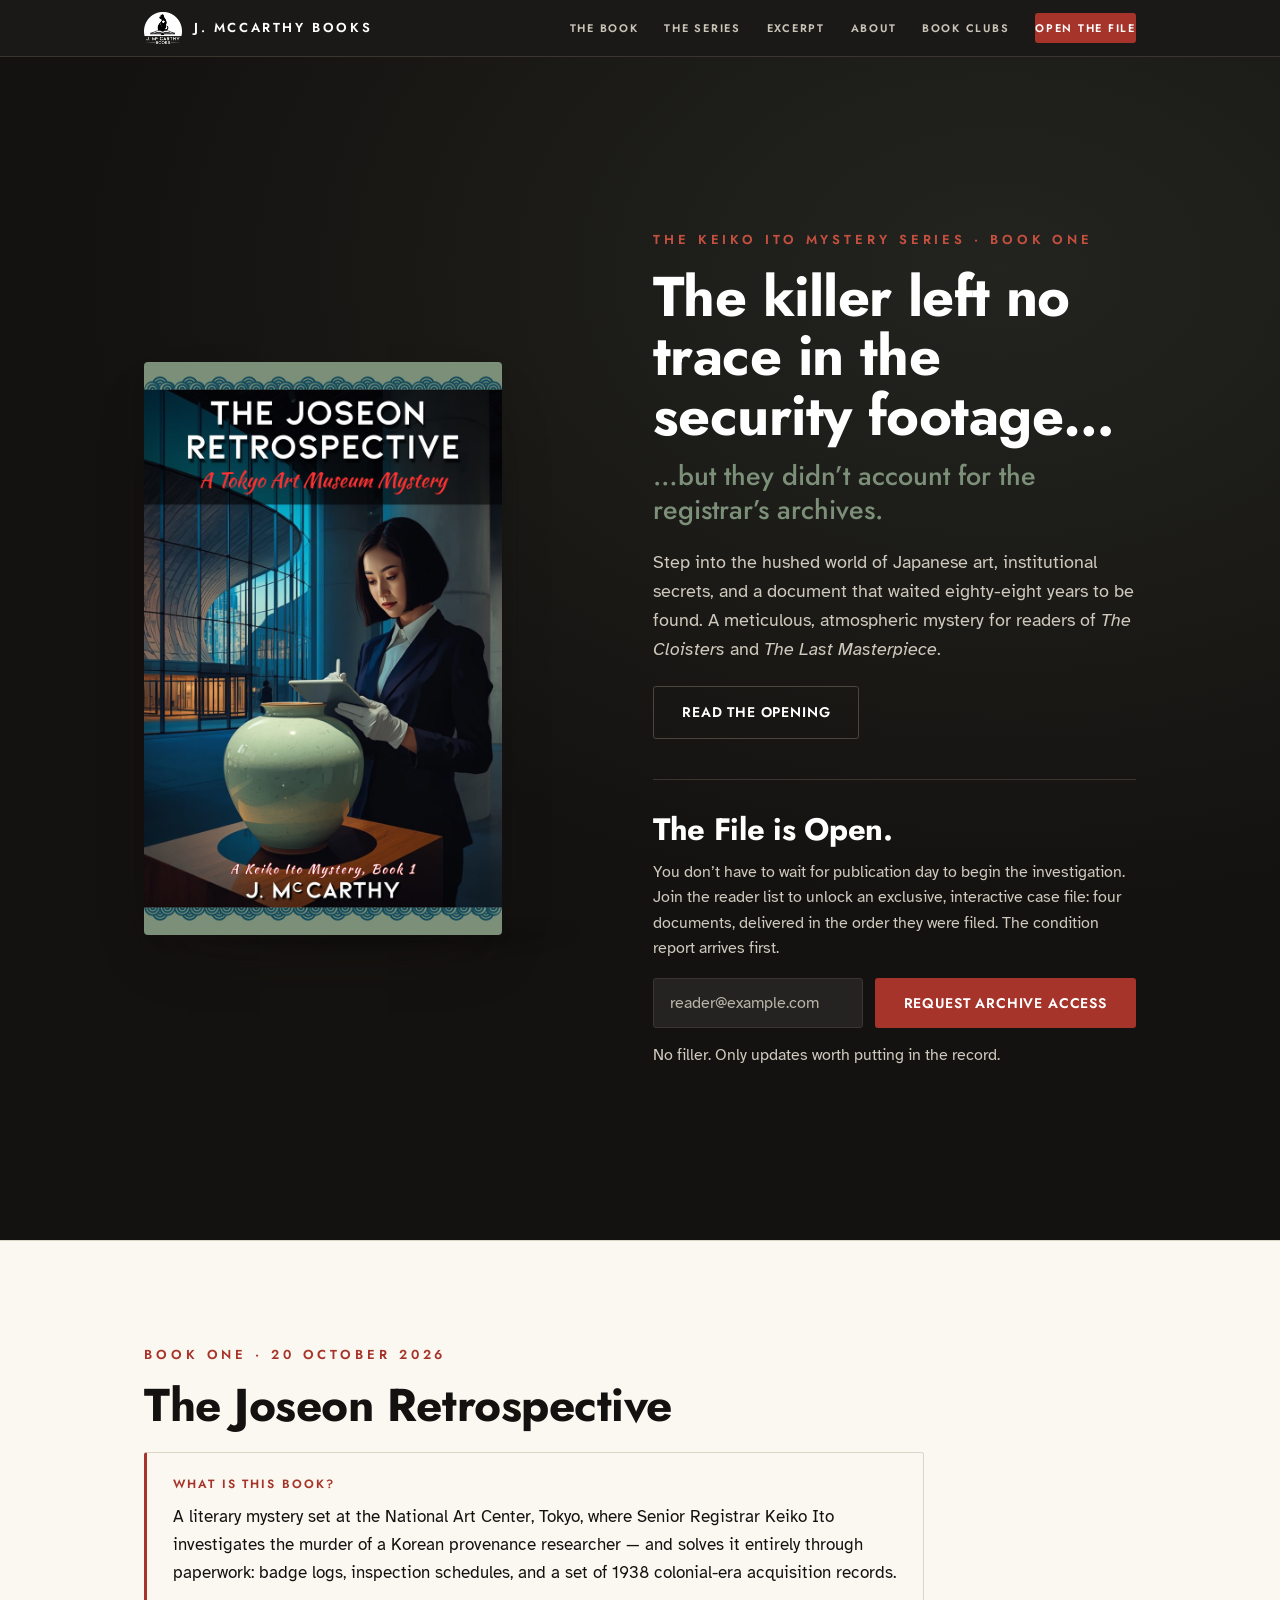
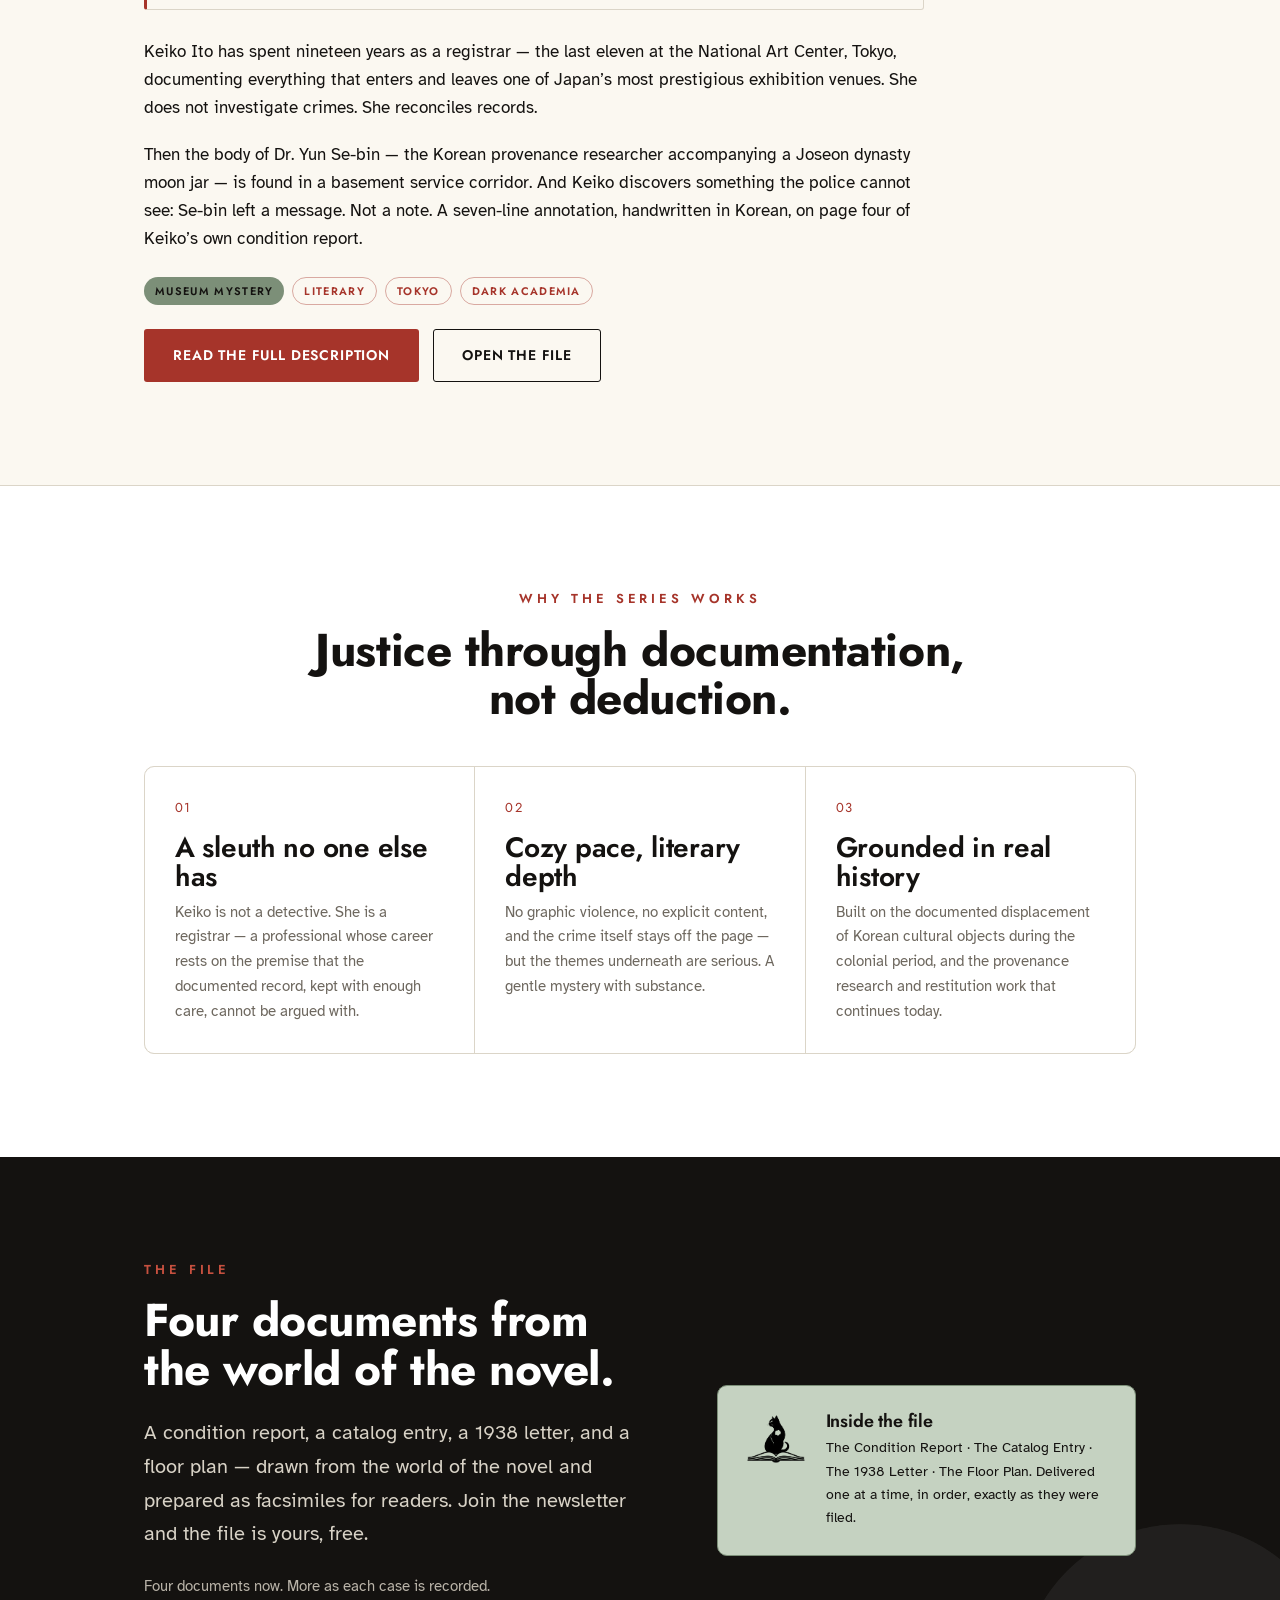
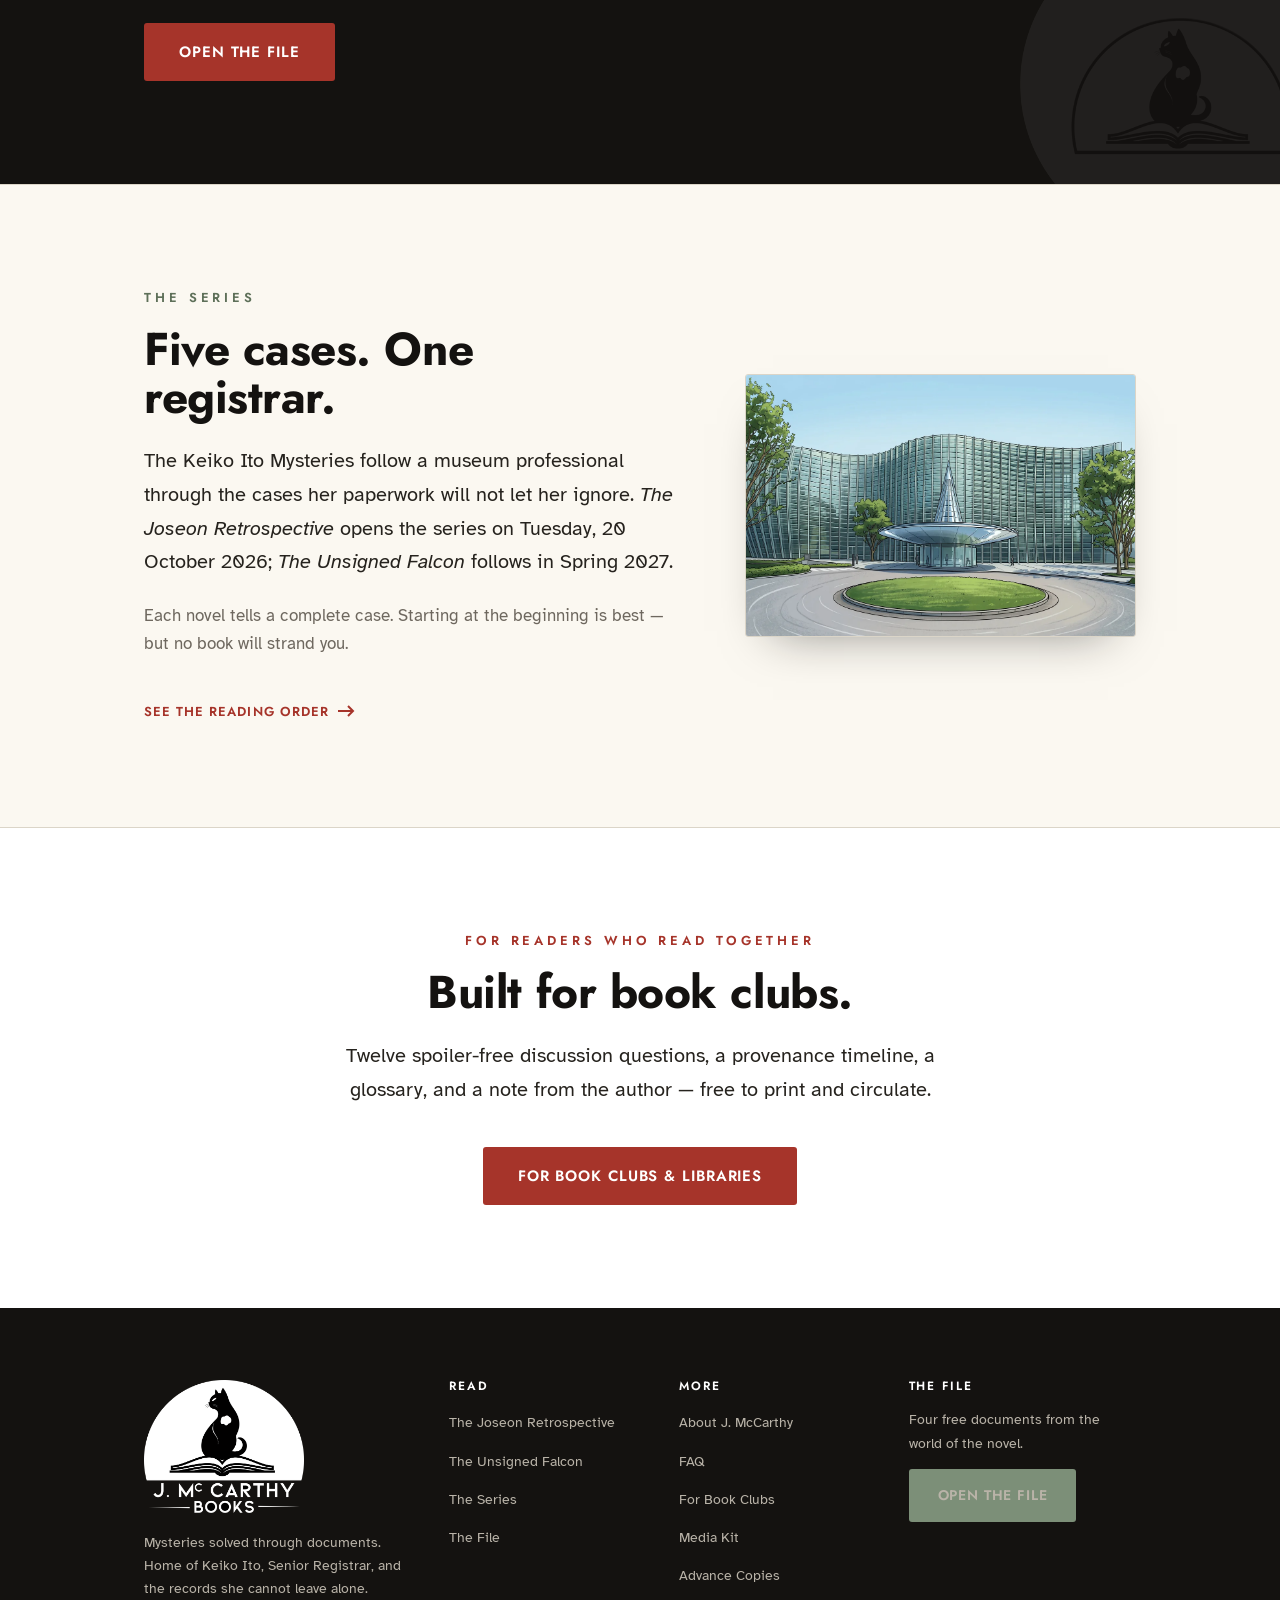
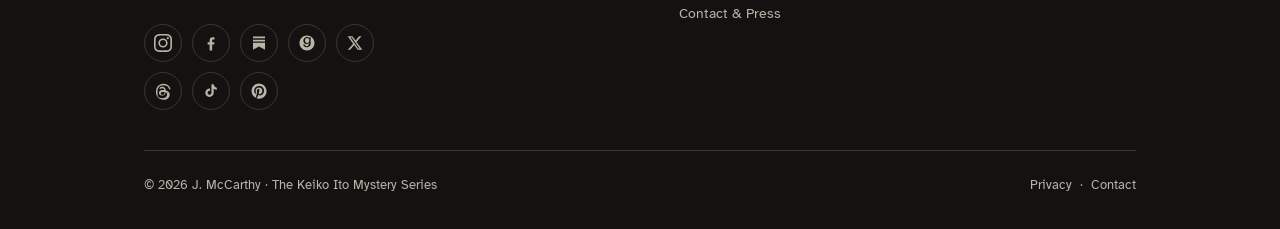
<file: index.html>
<!DOCTYPE html>
<html lang="en">
<head>
  <meta charset="UTF-8">
  <meta name="viewport" content="width=device-width, initial-scale=1">
  <title>J. McCarthy — The Keiko Ito Mystery Series | The Joseon Retrospective</title>
  <meta name="description" content="A Tokyo museum registrar solves a researcher's murder through badge logs and 1938 colonial archives. A quiet, literary mystery of provenance. 20 October 2026.">
  <link rel="canonical" href="https://www.jmccarthybooks.com/">

  <meta property="og:type" content="website">
  <meta property="og:site_name" content="J. McCarthy Books">
  <meta property="og:title" content="J. McCarthy — The Keiko Ito Mystery Series">
  <meta property="og:description" content="A Tokyo museum registrar solves a researcher's murder through badge logs and 1938 colonial archives. A quiet, literary mystery of provenance.">
  <meta property="og:url" content="https://www.jmccarthybooks.com/">
  <meta property="og:image" content="https://www.jmccarthybooks.com/assets/og-image.jpg">
  <meta name="twitter:card" content="summary_large_image">
  <meta name="twitter:title" content="J. McCarthy — The Keiko Ito Mystery Series">
  <meta name="twitter:description" content="A Tokyo museum registrar solves a researcher's murder through badge logs and 1938 colonial archives.">
  <meta name="twitter:image" content="https://www.jmccarthybooks.com/assets/og-image.jpg">

  <link rel="icon" href="assets/favicon-32.png" sizes="32x32">
  <link rel="apple-touch-icon" href="assets/favicon-180.png">
  <link rel="manifest" href="site.webmanifest">

  <link rel="preconnect" href="https://fonts.googleapis.com">
  <link rel="preconnect" href="https://fonts.gstatic.com" crossorigin>
  <link href="https://fonts.googleapis.com/css2?family=Jost:wght@400;500;600;700&family=Atkinson+Hyperlegible:ital,wght@0,400;0,700;1,400&display=swap" rel="stylesheet">
  <link rel="stylesheet" href="styles.css">

  <script type="application/ld+json">
  {
    "@context": "https://schema.org",
    "@graph": [
      {
        "@type": "WebSite",
        "@id": "https://www.jmccarthybooks.com/#website",
        "url": "https://www.jmccarthybooks.com/",
        "name": "J. McCarthy Books",
        "description": "Home of the Keiko Ito Mystery Series by J. McCarthy.",
        "publisher": { "@id": "https://www.jmccarthybooks.com/#person" }
      },
      {
        "@type": "Person",
        "@id": "https://www.jmccarthybooks.com/#person",
        "name": "J. McCarthy",
        "jobTitle": "Author",
        "url": "https://www.jmccarthybooks.com/about",
        "image": "https://www.jmccarthybooks.com/assets/author-portrait-1x1.png",
        "description": "Author of The Joseon Retrospective and the Keiko Ito Mystery Series. A former acquisitions editor and high school teacher with a B.A. in Art and Graphic Design, based in San Diego, California.",
        "homeLocation": { "@type": "Place", "name": "San Diego, California" },
        "alumniOf": { "@type": "CollegeOrUniversity", "name": "Point Loma Nazarene University" },
        "knowsAbout": [
          "Museum registration",
          "Art provenance research",
          "Cultural property restitution",
          "Korean and Japanese ceramics",
          "Mystery fiction"
        ],
        "sameAs": [
          "https://www.goodreads.com/jmccarthybooks",
          "https://www.amazon.com/author/jmccarthybooks",
          "https://www.instagram.com/j.mccarthybooks/",
          "https://www.tiktok.com/@jmccarthybooks"
        ]
      },
      {
        "@type": "BookSeries",
        "@id": "https://www.jmccarthybooks.com/series#series",
        "name": "Keiko Ito Mystery Series",
        "author": { "@id": "https://www.jmccarthybooks.com/#person" },
        "url": "https://www.jmccarthybooks.com/series",
        "numberOfItems": 5,
        "description": "Literary mysteries set at the National Art Center, Tokyo, in which Senior Registrar Keiko Ito solves cases through documentary evidence — condition reports, badge logs, and archives."
      },
      {
        "@type": "Book",
        "@id": "https://www.jmccarthybooks.com/the-joseon-retrospective#book",
        "name": "The Joseon Retrospective",
        "alternateName": "The Joseon Retrospective: A Tokyo Art Museum Mystery",
        "author": { "@id": "https://www.jmccarthybooks.com/#person" },
        "inLanguage": "en",
        "isPartOf": { "@id": "https://www.jmccarthybooks.com/series#series" },
        "position": 1,
        "genre": ["Mystery", "Literary fiction"],
        "url": "https://www.jmccarthybooks.com/the-joseon-retrospective",
        "datePublished": "2026-10-20",
        "image": "https://www.jmccarthybooks.com/assets/joseon-retrospective-cover.jpg",
        "abstract": "The Joseon Retrospective (Keiko Ito Mystery Series, Book One) is a literary mystery set at the National Art Center, Tokyo (NACT), one of Japan's largest exhibition venues and a major national art institution that holds no permanent collection. Senior Registrar Keiko Ito — nineteen years a registrar, eleven of them at NACT — investigates the murder of Korean provenance researcher Dr. Yun Se-bin, whose body is discovered in a basement service corridor during preparations for a Joseon dynasty ceramics retrospective. The novel's mechanism of detection is entirely documentary: Keiko cross-references building management system badge logs, inspection schedules, and 1938 colonial-era acquisition records to identify the killer. Themes include Korean–Japanese colonial history, art restitution, institutional trust, and the ethics of the archive. The mystery is solved by a condition report, not a confession. Approximately 53,000 words. The series continues in Book Two.",
        "workExample": [
          {
            "@type": "Book",
            "bookFormat": "https://schema.org/Paperback",
            "isbn": "979-8-9964711-0-2",
            "offers": { "@type": "Offer", "price": "15.99", "priceCurrency": "USD", "availability": "https://schema.org/InStock" }
          },
          {
            "@type": "Book",
            "bookFormat": "https://schema.org/Hardcover",
            "isbn": "979-8-9964711-1-9",
            "offers": { "@type": "Offer", "price": "27.99", "priceCurrency": "USD", "availability": "https://schema.org/InStock" }
          },
          {
            "@type": "Book",
            "bookFormat": "https://schema.org/EBook",
            "offers": { "@type": "Offer", "price": "4.99", "priceCurrency": "USD", "availability": "https://schema.org/InStock" }
          }
        ]
      }
    ]
  }
  </script>
</head>
<body>
  <a class="skip-link" href="#main">Skip to content</a>

  <!-- ===== HEADER ===== -->
  <header class="site-header">
    <div class="site-header__inner">
      <a class="brand" href="/" aria-label="J. McCarthy Books — home">
        <img src="assets/logo-mark-dark.png" alt="" width="38" height="32">
        <span class="brand__name">J. McCarthy Books</span>
      </a>
      <button class="nav-toggle" aria-label="Open menu" aria-expanded="false" aria-controls="primary-nav">
        <svg width="26" height="26" viewBox="0 0 24 24" fill="none" stroke="currentColor" stroke-width="2" aria-hidden="true"><line x1="3" y1="6" x2="21" y2="6"/><line x1="3" y1="12" x2="21" y2="12"/><line x1="3" y1="18" x2="21" y2="18"/></svg>
      </button>
      <nav class="nav" id="primary-nav" aria-label="Primary">
        <a href="/the-joseon-retrospective">The Book</a>
        <a href="/series">The Series</a>
        <a href="/excerpt">Excerpt</a>
        <a href="/about">About</a>
        <a href="/book-clubs">Book Clubs</a>
        <a class="nav__cta" href="/the-file">Open the File</a>
      </nav>
    </div>
  </header>

  <main id="main">

    <!-- ===== HERO — "The Open Dossier" ===== -->
    <section class="hero hero--home">
      <div class="hero__inner">

        <div class="hero__hook">
          <span class="eyebrow eyebrow--light">The Keiko Ito Mystery Series · Book One</span>
          <h1>The killer left no trace in the security footage&hellip;</h1>
          <p class="hero__drop">&hellip;but they didn&rsquo;t account for the registrar&rsquo;s archives.</p>
          <p class="hero__pitch">Step into the hushed world of Japanese art, institutional secrets, and a document that waited eighty-eight years to be found. A meticulous, atmospheric mystery for readers of <em>The Cloisters</em> and <em>The Last Masterpiece</em>.</p>
          <div class="btn-row" style="margin-top:22px;">
            <a class="btn btn--ghost-light" href="/excerpt">Read the opening</a>
          </div>
        </div>

        <div class="hero__cover">
          <img src="assets/joseon-retrospective-cover.jpg" width="340" height="544"
               fetchpriority="high"
               alt="Cover of The Joseon Retrospective by J. McCarthy — a registrar in white gloves examining a pale celadon moon jar in a Tokyo museum gallery.">
        </div>

        <div class="hero__dossier">
          <h2>The File is Open.</h2>
          <p>You don&rsquo;t have to wait for publication day to begin the investigation. Join the reader list to unlock an exclusive, interactive case file: four documents, delivered in the order they were filed. The condition report arrives first.</p>

          <form data-newsletter
                data-success="Filed. Check your inbox — the first document is on its way."
                action="https://app.kit.com/forms/9696841/subscriptions" method="post">
            <div class="form-stack">
              <label class="u-sr-only" for="hero-email">Email address</label>
              <input id="hero-email" type="email" name="email_address" placeholder="reader@example.com" autocomplete="email" required>
              <button class="btn btn--primary" type="submit">Request Archive Access</button>
            </div>
            <p class="form-note" data-form-msg>No filler. Only updates worth putting in the record.</p>
          </form>
        </div>

      </div>
    </section>

    <!-- ===== WHAT THIS IS (plain answer first, for AEO) ===== -->
    <section class="section--warm">
      <div class="wrap">
        <div class="wrap--narrow reveal" style="padding:0;">
          <div>
            <span class="eyebrow">Book One · 20 October 2026</span>
            <h2>The Joseon Retrospective</h2>
            <div class="answer-block">
              <p class="answer-label">What is this book?</p>
              <p>A literary mystery set at the National Art Center, Tokyo, where Senior Registrar Keiko Ito investigates the murder of a Korean provenance researcher &mdash; and solves it entirely through paperwork: badge logs, inspection schedules, and a set of 1938 colonial-era acquisition records.</p>
            </div>
            <p>Keiko Ito has spent nineteen years as a registrar &mdash; the last eleven at the National Art Center, Tokyo, documenting everything that enters and leaves one of Japan&rsquo;s most prestigious exhibition venues. She does not investigate crimes. She reconciles records.</p>
            <p>Then the body of Dr. Yun Se-bin &mdash; the Korean provenance researcher accompanying a Joseon dynasty moon jar &mdash; is found in a basement service corridor. And Keiko discovers something the police cannot see: Se-bin left a message. Not a note. A seven-line annotation, handwritten in Korean, on page four of Keiko&rsquo;s own condition report.</p>
            <div class="tag-row mb-2 mt-2">
              <span class="tag tag--jade">Museum mystery</span>
              <span class="tag tag--outline">Literary</span>
              <span class="tag tag--outline">Tokyo</span>
              <span class="tag tag--outline">Dark academia</span>
            </div>
            <div class="btn-row">
              <a class="btn btn--primary" href="/the-joseon-retrospective">Read the full description</a>
              <a class="btn btn--ghost" href="/the-file">Open the file</a>
            </div>
          </div>
        </div>
      </div>
    </section>

    <!-- ===== WHY THE SERIES WORKS ===== -->
    <section>
      <div class="wrap">
        <div class="center reveal" style="max-width:60ch;margin:0 auto 44px;">
          <span class="eyebrow">Why the series works</span>
          <h2>Justice through documentation, not deduction.</h2>
        </div>
        <div class="card-grid reveal">
          <div class="card">
            <div class="card__num">01</div>
            <h3>A sleuth no one else has</h3>
            <p>Keiko is not a detective. She is a registrar &mdash; a professional whose career rests on the premise that the documented record, kept with enough care, cannot be argued with.</p>
          </div>
          <div class="card">
            <div class="card__num">02</div>
            <h3>Cozy pace, literary depth</h3>
            <p>No graphic violence, no explicit content, and the crime itself stays off the page &mdash; but the themes underneath are serious. A gentle mystery with substance.</p>
          </div>
          <div class="card">
            <div class="card__num">03</div>
            <h3>Grounded in real history</h3>
            <p>Built on the documented displacement of Korean cultural objects during the colonial period, and the provenance research and restitution work that continues today.</p>
          </div>
        </div>
      </div>
    </section>

    <!-- ===== THE FILE — primary conversion ===== -->
    <section class="section--ink newsletter">
      <img class="newsletter__emblem" src="assets/emblem-moon.png" alt="" aria-hidden="true" width="320" height="320" loading="lazy">
      <div class="wrap">
        <div class="newsletter__inner reveal">
          <div>
            <span class="eyebrow eyebrow--light">The File</span>
            <h2>Four documents from the world of the novel.</h2>
            <p class="lede" style="color:#d8d2c6;">A condition report, a catalog entry, a 1938 letter, and a floor plan &mdash; drawn from the world of the novel and prepared as facsimiles for readers. Join the newsletter and the file is yours, free.</p>
            <p style="color:var(--muted-light);font-size:15px;">Four documents now. More as each case is recorded.</p>
            <div class="btn-row mt-2">
              <a class="btn btn--primary btn--lg" href="/the-file">Open the file</a>
            </div>
          </div>
          <aside class="dossier-card" aria-label="What is in the file">
            <img src="assets/binder.png" alt="" aria-hidden="true" width="72" height="61" loading="lazy">
            <div>
              <h4>Inside the file</h4>
              <p>The Condition Report &middot; The Catalog Entry &middot; The 1938 Letter &middot; The Floor Plan. Delivered one at a time, in order, exactly as they were filed.</p>
            </div>
          </aside>
        </div>
      </div>
    </section>

    <!-- ===== THE SERIES ===== -->
    <section class="section--warm">
      <div class="wrap">
        <div class="split--reverse reveal">
          <div>
            <span class="eyebrow eyebrow--jade">The Series</span>
            <h2>Five cases. One registrar.</h2>
            <p class="lede">The Keiko Ito Mysteries follow a museum professional through the cases her paperwork will not let her ignore. <em>The Joseon Retrospective</em> opens the series on Tuesday, 20 October 2026; <em>The Unsigned Falcon</em> follows in Spring 2027.</p>
            <p class="muted">Each novel tells a complete case. Starting at the beginning is best &mdash; but no book will strand you.</p>
            <a class="arrow-link mt-2" href="/series">See the reading order
              <svg width="18" height="14" viewBox="0 0 18 14" fill="none" stroke="currentColor" stroke-width="2" aria-hidden="true"><path d="M1 7h15M11 2l5 5-5 5"/></svg>
            </a>
          </div>
          <div class="split__cover split__cover--scene">
            <img src="assets/nact-illustration.webp" width="1200" height="805" alt="An illustration of the National Art Center, Tokyo — the curved glass museum where the Keiko Ito Mysteries are set." loading="lazy">
          </div>
        </div>
      </div>
    </section>

    <!-- ===== FOR BOOK CLUBS ===== -->
    <section>
      <div class="wrap">
        <div class="center reveal" style="max-width:58ch;margin:0 auto 40px;">
          <span class="eyebrow">For readers who read together</span>
          <h2>Built for book clubs.</h2>
          <p class="lede" style="margin:0 auto;">Twelve spoiler-free discussion questions, a provenance timeline, a glossary, and a note from the author &mdash; free to print and circulate.</p>
        </div>
        <div class="center reveal">
          <a class="btn btn--primary btn--lg" href="/book-clubs">For book clubs &amp; libraries</a>
        </div>
      </div>
    </section>

  </main>

  <!-- ===== FOOTER ===== -->
  <footer class="site-footer">
    <div class="wrap">
      <div class="footer-grid">
        <div class="footer-brand">
          <img src="assets/logo-mark-dark.png" alt="J. McCarthy Books" width="160" height="133">
          <p>Mysteries solved through documents. Home of Keiko Ito, Senior Registrar, and the records she cannot leave alone.</p>
          <div class="footer-social mt-2">
            <a href="https://www.instagram.com/j.mccarthybooks/" aria-label="Instagram" rel="me noopener noreferrer" referrerpolicy="no-referrer" target="_blank"><svg width="18" height="18" viewBox="0 0 24 24" fill="currentColor" aria-hidden="true"><path d="M12 2.16c3.2 0 3.58.01 4.85.07 1.17.05 1.8.25 2.23.41.56.22.96.48 1.38.9.42.42.68.82.9 1.38.16.42.36 1.06.41 2.23.06 1.27.07 1.65.07 4.85s-.01 3.58-.07 4.85c-.05 1.17-.25 1.8-.41 2.23-.22.56-.48.96-.9 1.38-.42.42-.82.68-1.38.9-.42.16-1.06.36-2.23.41-1.27.06-1.65.07-4.85.07s-3.58-.01-4.85-.07c-1.17-.05-1.8-.25-2.23-.41-.56-.22-.96-.48-1.38-.9-.42-.42-.68-.82-.9-1.38-.16-.42-.36-1.06-.41-2.23-.06-1.27-.07-1.65-.07-4.85s.01-3.58.07-4.85c.05-1.17.25-1.8.41-2.23.22-.56.48-.96.9-1.38.42-.42.82-.68 1.38-.9.42-.16 1.06-.36 2.23-.41 1.27-.06 1.65-.07 4.85-.07M12 0C8.74 0 8.33.01 7.05.07 5.78.13 4.9.33 4.14.63c-.79.31-1.46.72-2.13 1.38C1.35 2.68.94 3.35.63 4.14.33 4.9.13 5.78.07 7.05.01 8.33 0 8.74 0 12s.01 3.67.07 4.95c.06 1.27.26 2.15.56 2.91.31.79.72 1.46 1.38 2.13.67.66 1.34 1.07 2.13 1.38.76.3 1.64.5 2.91.56C8.33 23.99 8.74 24 12 24s3.67-.01 4.95-.07c1.27-.06 2.15-.26 2.91-.56.79-.31 1.46-.72 2.13-1.38.66-.67 1.07-1.34 1.38-2.13.3-.76.5-1.64.56-2.91.06-1.28.07-1.69.07-4.95s-.01-3.67-.07-4.95c-.06-1.27-.26-2.15-.56-2.91-.31-.79-.72-1.46-1.38-2.13C21.32 1.35 20.65.94 19.86.63 19.1.33 18.22.13 16.95.07 15.67.01 15.26 0 12 0z"/><path d="M12 5.84A6.16 6.16 0 1 0 18.16 12 6.16 6.16 0 0 0 12 5.84zm0 10.16A4 4 0 1 1 16 12a4 4 0 0 1-4 4z"/><circle cx="18.41" cy="5.59" r="1.44"/></svg></a>
            <a href="https://www.facebook.com/JMcCarthyBooks" aria-label="Facebook" rel="me noopener noreferrer" referrerpolicy="no-referrer" target="_blank"><svg width="18" height="18" viewBox="0 0 24 24" fill="currentColor" aria-hidden="true"><path d="M13.5 22v-8h2.7l.4-3.1h-3.1V8.9c0-.9.25-1.5 1.55-1.5h1.65V4.6c-.3-.04-1.3-.13-2.45-.13-2.42 0-4.08 1.48-4.08 4.2v2.34H7.5V14h2.67v8h3.33z"/></svg></a>
            <a href="https://substack.com/@jmccarthybooks" aria-label="Substack" rel="me noopener noreferrer" referrerpolicy="no-referrer" target="_blank"><svg width="18" height="18" viewBox="0 0 24 24" fill="currentColor" aria-hidden="true"><path d="M4 3.2h16v2.4H4V3.2zm0 4.3h16v2.4H4V7.5zm0 4.3h16V21l-8-4.5L4 21v-9.2z"/></svg></a>
            <a href="https://goodreads.com/jmccarthybooks" aria-label="Goodreads" rel="me noopener noreferrer" referrerpolicy="no-referrer" target="_blank"><svg width="18" height="18" viewBox="0 0 24 24" fill="currentColor" aria-hidden="true"><path d="M12 2C6.5 2 2 6.5 2 12s4.5 10 10 10 10-4.5 10-10S17.5 2 12 2zm2.8 14.3c-.7 1-1.9 1.5-3.3 1.5-2.6 0-4.3-1.7-4.4-4h1.6c.1 1.4 1.1 2.5 2.8 2.5 2 0 2.9-1.4 2.9-3.6v-.9c-.6 1.1-1.8 1.7-3.1 1.7-2.5 0-4.2-2-4.2-4.7S9.6 4 12.1 4c1.3 0 2.5.6 3.1 1.7V4.2h1.6v8.4c0 1.4-.3 2.7-.9 3.7zM12.2 5.4c-1.7 0-2.9 1.4-2.9 3.4s1.2 3.4 2.9 3.4S15.1 10.8 15.1 8.8s-1.2-3.4-2.9-3.4z"/></svg></a>
            <a href="https://x.com/JMcCarthyBooks" aria-label="X" rel="me noopener noreferrer" referrerpolicy="no-referrer" target="_blank"><svg width="18" height="18" viewBox="0 0 24 24" fill="currentColor" aria-hidden="true"><path d="M17.53 3h3.02l-6.6 7.54L21.75 21h-6.06l-4.75-6.2L5.5 21H2.47l7.06-8.07L2.25 3h6.2l4.3 5.68L17.53 3zm-1.06 16.18h1.67L7.6 4.73H5.8l10.67 14.45z"/></svg></a>
            <a href="https://www.threads.com/@j.mccarthybooks" aria-label="Threads" rel="me noopener noreferrer" referrerpolicy="no-referrer" target="_blank"><svg width="18" height="18" viewBox="0 0 24 24" fill="currentColor" aria-hidden="true"><path d="M16.1 11.4c-.1-.05-.2-.1-.3-.14-.17-3.2-1.92-5.04-4.85-5.06h-.04c-1.75 0-3.21.75-4.1 2.11l1.61 1.1c.67-1.01 1.71-1.22 2.49-1.22h.03c.97 0 1.7.28 2.17.84.34.4.57.96.68 1.66-.85-.14-1.77-.18-2.75-.11-2.77.16-4.55 1.77-4.43 4.02.06 1.14.63 2.12 1.6 2.76.82.54 1.88.8 2.98.74 1.45-.08 2.59-.63 3.38-1.65.6-.77.98-1.77 1.15-3.03.7.42 1.21.98 1.5 1.65.48 1.14.51 3.01-1.01 4.53-1.34 1.33-2.94 1.91-5.37 1.93-2.69-.02-4.73-.88-6.05-2.56C5.28 17.66 4.65 15.6 4.63 13c.02-2.6.65-4.66 1.87-6.21C7.82 5.11 9.86 4.25 12.55 4.23c2.71.02 4.78.88 6.16 2.57.68.83 1.19 1.87 1.53 3.08l1.89-.5c-.41-1.49-1.06-2.78-1.94-3.85C18.42 3.35 15.79 2.25 12.56 2.23h-.01C9.32 2.25 6.72 3.36 4.99 5.53 3.45 7.46 2.65 10.14 2.63 13v.01c.02 2.85.82 5.53 2.36 7.46 1.73 2.17 4.33 3.28 7.56 3.3h.01c2.87-.02 4.9-.77 6.57-2.44 2.19-2.18 2.12-4.91 1.4-6.59-.52-1.2-1.51-2.18-2.86-2.84zm-4.62 5.66c-1.22.07-2.48-.48-2.54-1.64-.05-.86.61-1.82 2.62-1.94.23-.01.46-.02.68-.02.73 0 1.41.07 2.03.21-.23 2.88-1.58 3.33-2.79 3.39z"/></svg></a>
            <a href="https://www.tiktok.com/@jmccarthybooks" aria-label="TikTok" rel="me noopener noreferrer" referrerpolicy="no-referrer" target="_blank"><svg width="18" height="18" viewBox="0 0 24 24" fill="currentColor" aria-hidden="true"><path d="M16.6 5.8a4.3 4.3 0 0 1-1-2.8h-3v11.4a2.6 2.6 0 1 1-1.9-2.5V8.8a5.6 5.6 0 1 0 4.9 5.6V9.1a7.2 7.2 0 0 0 4.2 1.3V7.5a4.3 4.3 0 0 1-3.2-1.7z"/></svg></a>
            <a href="https://www.pinterest.com/JMcCarthyBooks" aria-label="Pinterest" rel="me noopener noreferrer" referrerpolicy="no-referrer" target="_blank"><svg width="18" height="18" viewBox="0 0 24 24" fill="currentColor" aria-hidden="true"><path d="M12 2C6.48 2 2 6.48 2 12c0 4.24 2.64 7.86 6.36 9.32-.09-.79-.17-2.01.04-2.88.19-.78 1.22-4.96 1.22-4.96s-.31-.62-.31-1.54c0-1.44.84-2.52 1.88-2.52.89 0 1.32.67 1.32 1.47 0 .89-.57 2.23-.86 3.47-.25 1.04.52 1.89 1.54 1.89 1.85 0 3.27-1.95 3.27-4.76 0-2.49-1.79-4.23-4.34-4.23-2.96 0-4.69 2.22-4.69 4.51 0 .89.34 1.85.77 2.37.09.1.1.19.07.29-.08.32-.25 1.04-.29 1.18-.4.19-.15.23-.35.14-1.29-.6-2.1-2.49-2.1-4.01 0-3.26 2.37-6.26 6.83-6.26 3.59 0 6.37 2.56 6.37 5.97 0 3.56-2.25 6.43-5.36 6.43-1.05 0-2.03-.55-2.37-1.19l-.64 2.46c-.23.9-.86 2.02-1.28 2.71.96.3 1.99.46 3.05.46 5.52 0 10-4.48 10-10S17.52 2 12 2z"/></svg></a>
          </div>
        </div>
        <div class="footer-col">
          <h4>Read</h4>
          <ul>
            <li><a href="/the-joseon-retrospective">The Joseon Retrospective</a></li>
            <li><a href="/the-unsigned-falcon">The Unsigned Falcon</a></li>
            <li><a href="/series">The Series</a></li>
            <li><a href="/the-file">The File</a></li>
          </ul>
        </div>
        <div class="footer-col">
          <h4>More</h4>
          <ul>
            <li><a href="/about">About J. McCarthy</a></li>
            <li><a href="/faq">FAQ</a></li>
            <li><a href="/book-clubs">For Book Clubs</a></li>
            <li><a href="/media-kit">Media Kit</a></li>
            <li><a href="/advance-copies">Advance Copies</a></li>
            <li><a href="/contact">Contact &amp; Press</a></li>
          </ul>
        </div>
        <div class="footer-col">
          <h4>The File</h4>
          <p style="font-size:14px;color:var(--muted-light);margin:0 0 14px;">Four free documents from the world of the novel.</p>
          <a class="btn btn--secondary" href="/the-file">Open the file</a>
        </div>
      </div>
      <div class="footer-bottom">
        <div>&copy; <span id="year">2026</span> J. McCarthy &middot; The Keiko Ito Mystery Series</div>
        <div>
          <a href="/privacy">Privacy</a> &nbsp;&middot;&nbsp;
          <a href="/contact">Contact</a>
        </div>
      </div>
    </div>
  </footer>

  <script src="retailers.js"></script>
  <script src="main.js" defer></script>
</body>
</html>
</file>
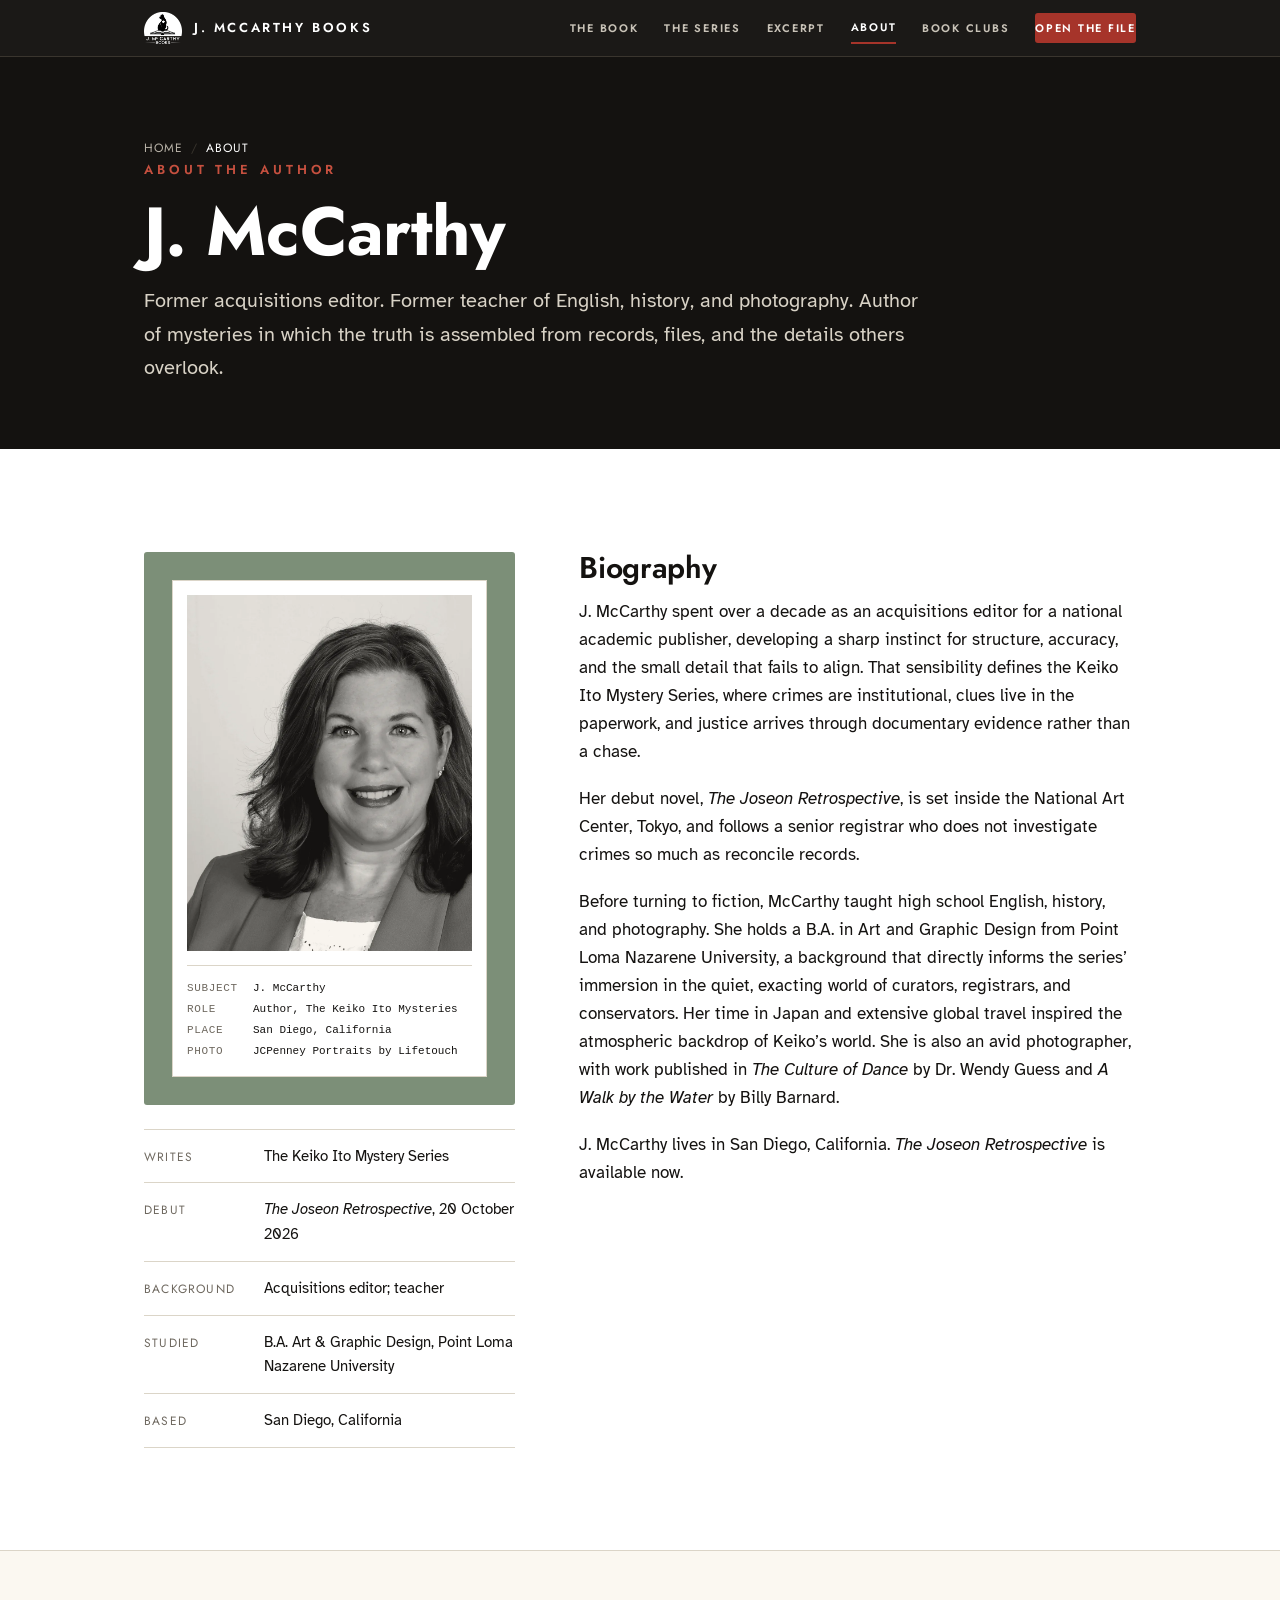
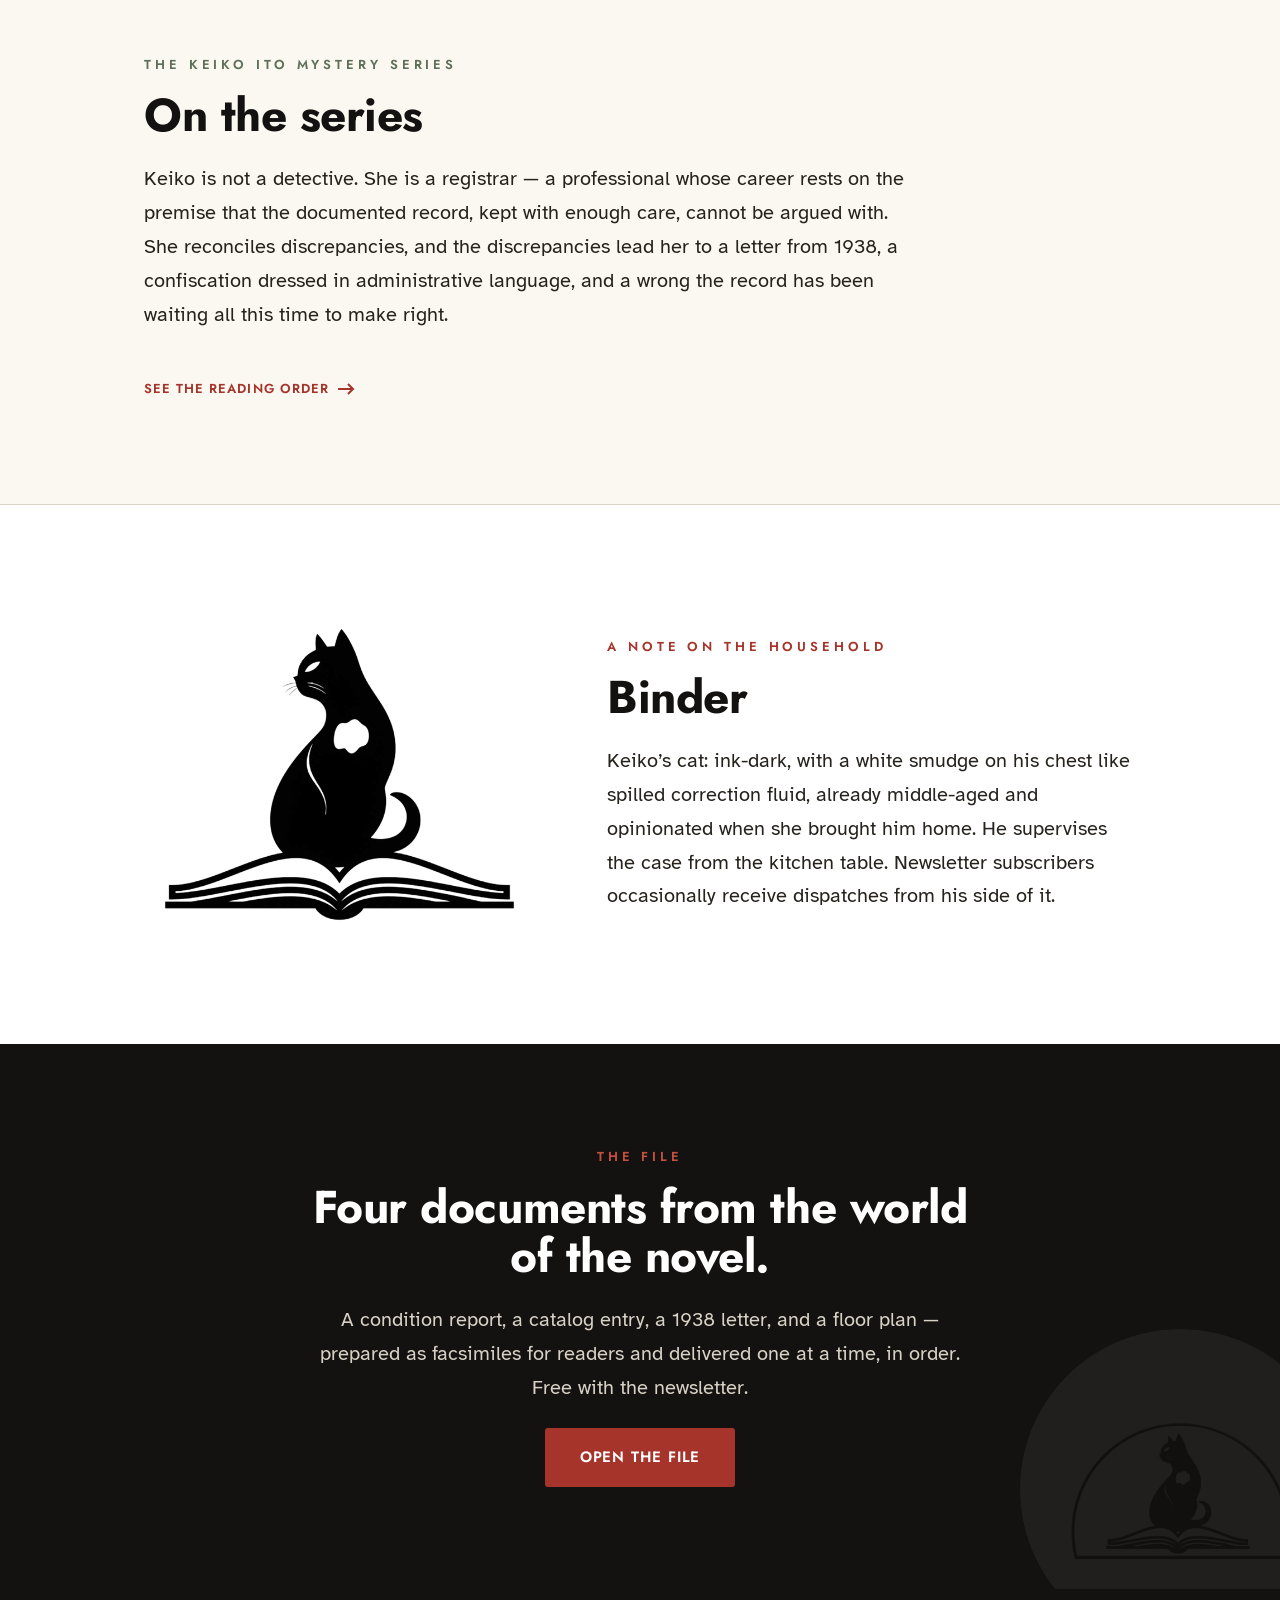
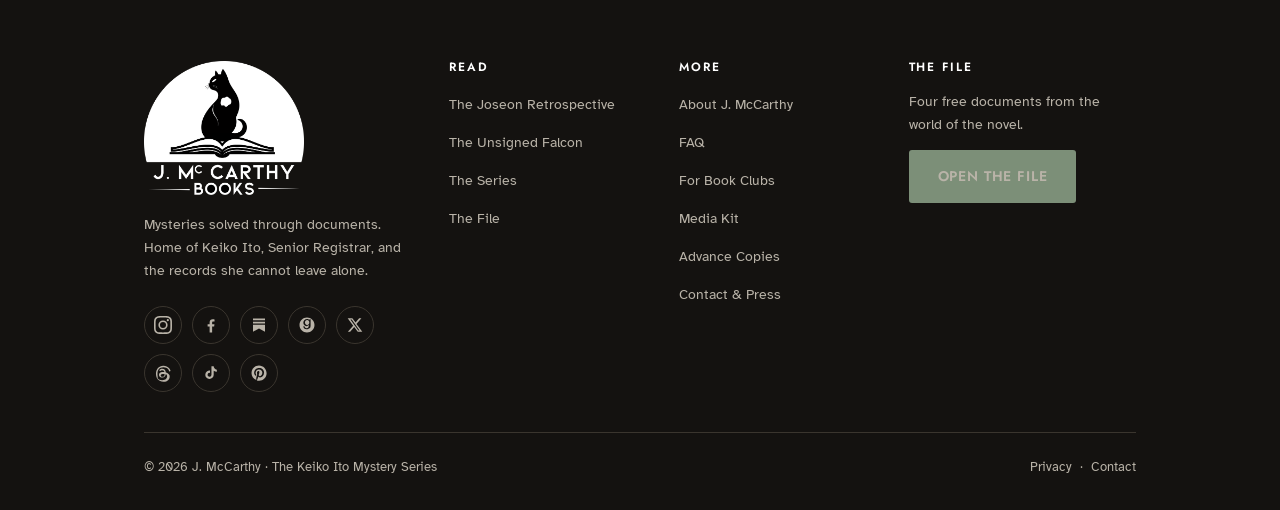
<file: about.html>
<!DOCTYPE html>
<html lang="en">
<head>
  <meta charset="UTF-8">
  <meta name="viewport" content="width=device-width, initial-scale=1">
  <title>About J. McCarthy — Author of the Keiko Ito Mystery Series</title>
  <meta name="description" content="J. McCarthy is the author of The Joseon Retrospective and the Keiko Ito Mystery Series. Former acquisitions editor and art educator, based in San Diego.">
  <link rel="canonical" href="https://www.jmccarthybooks.com/about">

  <meta property="og:type" content="profile">
  <meta property="og:site_name" content="J. McCarthy Books">
  <meta property="og:title" content="About J. McCarthy — Author of the Keiko Ito Mystery Series">
  <meta property="og:description" content="J. McCarthy is the author of The Joseon Retrospective and the Keiko Ito Mystery Series. Former acquisitions editor and art educator, based in San Diego.">
  <meta property="og:url" content="https://www.jmccarthybooks.com/about">
  <meta property="og:image" content="https://www.jmccarthybooks.com/assets/og-image.jpg">
  <meta name="twitter:card" content="summary_large_image">
  <meta name="twitter:title" content="About J. McCarthy — Author of the Keiko Ito Mystery Series">
  <meta name="twitter:description" content="Former acquisitions editor and art educator. Author of The Joseon Retrospective and the Keiko Ito Mystery Series.">
  <meta name="twitter:image" content="https://www.jmccarthybooks.com/assets/og-image.jpg">

  <link rel="icon" href="assets/favicon-32.png" sizes="32x32">
  <link rel="apple-touch-icon" href="assets/favicon-180.png">
  <link rel="manifest" href="site.webmanifest">

  <link rel="preconnect" href="https://fonts.googleapis.com">
  <link rel="preconnect" href="https://fonts.gstatic.com" crossorigin>
  <link href="https://fonts.googleapis.com/css2?family=Jost:wght@400;500;600;700&family=Atkinson+Hyperlegible:ital,wght@0,400;0,700;1,400&display=swap" rel="stylesheet">
  <link rel="stylesheet" href="styles.css">

  <script type="application/ld+json">
  {
    "@context": "https://schema.org",
    "@graph": [
      {
        "@type": "Person",
        "@id": "https://www.jmccarthybooks.com/#person",
        "name": "J. McCarthy",
        "jobTitle": "Author",
        "url": "https://www.jmccarthybooks.com/about",
        "image": "https://www.jmccarthybooks.com/assets/author-portrait-1x1.png",
        "description": "Author of The Joseon Retrospective and the Keiko Ito Mystery Series. A former acquisitions editor and high school teacher with a B.A. in Art and Graphic Design, based in San Diego, California.",
        "homeLocation": { "@type": "Place", "name": "San Diego, California" },
        "alumniOf": { "@type": "CollegeOrUniversity", "name": "Point Loma Nazarene University" },
        "knowsAbout": [
          "Museum registration",
          "Art provenance research",
          "Cultural property restitution",
          "Korean and Japanese ceramics",
          "Mystery fiction"
        ],
        "sameAs": [
          "https://www.goodreads.com/jmccarthybooks",
          "https://www.amazon.com/author/jmccarthybooks",
          "https://www.instagram.com/j.mccarthybooks/",
          "https://substack.com/@jmccarthybooks"
        ]
      },
      {
        "@type": "AboutPage",
        "@id": "https://www.jmccarthybooks.com/about#webpage",
        "url": "https://www.jmccarthybooks.com/about",
        "name": "About J. McCarthy — Author of the Keiko Ito Mystery Series",
        "description": "J. McCarthy is the author of The Joseon Retrospective and the Keiko Ito Mystery Series. Former acquisitions editor and art educator, based in San Diego.",
        "inLanguage": "en",
        "mainEntity": { "@id": "https://www.jmccarthybooks.com/#person" },
        "about": { "@id": "https://www.jmccarthybooks.com/#person" },
        "breadcrumb": { "@id": "https://www.jmccarthybooks.com/about#breadcrumb" }
      },
      {
        "@type": "BreadcrumbList",
        "@id": "https://www.jmccarthybooks.com/about#breadcrumb",
        "itemListElement": [
          { "@type": "ListItem", "position": 1, "name": "Home", "item": "https://www.jmccarthybooks.com/" },
          { "@type": "ListItem", "position": 2, "name": "About", "item": "https://www.jmccarthybooks.com/about" }
        ]
      }
    ]
  }
  </script>
</head>
<body>
  <a class="skip-link" href="#main">Skip to content</a>

  <!-- ===== HEADER ===== -->
  <header class="site-header">
    <div class="site-header__inner">
      <a class="brand" href="/" aria-label="J. McCarthy Books — home">
        <img src="assets/logo-mark-dark.png" alt="" width="38" height="32">
        <span class="brand__name">J. McCarthy Books</span>
      </a>
      <button class="nav-toggle" aria-label="Open menu" aria-expanded="false" aria-controls="primary-nav">
        <svg width="26" height="26" viewBox="0 0 24 24" fill="none" stroke="currentColor" stroke-width="2" aria-hidden="true"><line x1="3" y1="6" x2="21" y2="6"/><line x1="3" y1="12" x2="21" y2="12"/><line x1="3" y1="18" x2="21" y2="18"/></svg>
      </button>
      <nav class="nav" id="primary-nav" aria-label="Primary">
        <a href="/the-joseon-retrospective">The Book</a>
        <a href="/series">The Series</a>
        <a href="/excerpt">Excerpt</a>
        <a href="/about" aria-current="page">About</a>
        <a href="/book-clubs">Book Clubs</a>
        <a class="nav__cta" href="/the-file">Open the File</a>
      </nav>
    </div>
  </header>

  <main id="main">

    <!-- ===== PAGE HERO ===== -->
    <section class="page-hero">
      <div class="wrap">
        <nav class="breadcrumbs" aria-label="Breadcrumb">
          <ol>
            <li><a href="/">Home</a></li>
            <li aria-current="page">About</li>
          </ol>
        </nav>
        <span class="eyebrow eyebrow--light">About the Author</span>
        <h1>J. McCarthy</h1>
        <p class="lede">Former acquisitions editor. Former teacher of English, history, and photography. Author of mysteries in which the truth is assembled from records, files, and the details others overlook.</p>
      </div>
    </section>

    <!-- ===== BIO ===== -->
    <section>
      <div class="wrap">
        <div class="about-split">
          <div>
            <figure class="portrait-frame" style="margin:0;">
              <div class="portrait-frame__plate">
                <img src="assets/author-portrait-4x5.webp" width="1000" height="1250"
                     alt="J. McCarthy, author of the Keiko Ito Mystery Series — a black-and-white portrait."
                     loading="lazy">
                <hr class="portrait-frame__rule">
                <dl class="portrait-record">
                  <dt>Subject</dt><dd>J. McCarthy</dd>
                  <dt>Role</dt><dd>Author, The Keiko Ito Mysteries</dd>
                  <dt>Place</dt><dd>San Diego, California</dd>
                  <dt>Photo</dt><dd>JCPenney Portraits by Lifetouch</dd>
                </dl>
              </div>
            </figure>
            <ul class="about-facts mt-2">
              <li><span class="k">Writes</span> <span>The Keiko Ito Mystery Series</span></li>
              <li><span class="k">Debut</span> <span><em>The Joseon Retrospective</em>, 20 October 2026</span></li>
              <li><span class="k">Background</span> <span>Acquisitions editor; teacher</span></li>
              <li><span class="k">Studied</span> <span>B.A. Art &amp; Graphic Design, Point Loma Nazarene University</span></li>
              <li><span class="k">Based</span> <span>San Diego, California</span></li>
            </ul>
          </div>
          <div class="prose">
            <h2>Biography</h2>
            <p>J. McCarthy spent over a decade as an acquisitions editor for a national academic publisher, developing a sharp instinct for structure, accuracy, and the small detail that fails to align. That sensibility defines the Keiko Ito Mystery Series, where crimes are institutional, clues live in the paperwork, and justice arrives through documentary evidence rather than a chase.</p>
            <p>Her debut novel, <em>The Joseon Retrospective</em>, is set inside the National Art Center, Tokyo, and follows a senior registrar who does not investigate crimes so much as reconcile records.</p>
            <p>Before turning to fiction, McCarthy taught high school English, history, and photography. She holds a B.A. in Art and Graphic Design from Point Loma Nazarene University, a background that directly informs the series&rsquo; immersion in the quiet, exacting world of curators, registrars, and conservators. Her time in Japan and extensive global travel inspired the atmospheric backdrop of Keiko&rsquo;s world. She is also an avid photographer, with work published in <em>The Culture of Dance</em> by Dr. Wendy Guess and <em>A Walk by the Water</em> by Billy Barnard.</p>
            <p>J. McCarthy lives in San Diego, California. <em>The Joseon Retrospective</em> is available now.</p>
          </div>
        </div>
      </div>
    </section>

    <!-- ===== ON THE SERIES ===== -->
    <section class="section--warm">
      <div class="wrap">
        <span class="eyebrow eyebrow--jade">The Keiko Ito Mystery Series</span>
        <h2>On the series</h2>
        <p class="lede">Keiko is not a detective. She is a registrar &mdash; a professional whose career rests on the premise that the documented record, kept with enough care, cannot be argued with. She reconciles discrepancies, and the discrepancies lead her to a letter from 1938, a confiscation dressed in administrative language, and a wrong the record has been waiting all this time to make right.</p>
        <a class="arrow-link mt-2" href="/series">See the reading order
          <svg width="18" height="14" viewBox="0 0 18 14" fill="none" stroke="currentColor" stroke-width="2" aria-hidden="true"><path d="M1 7h15M11 2l5 5-5 5"/></svg>
        </a>
      </div>
    </section>

    <!-- ===== BINDER ===== -->
    <section>
      <div class="wrap">
        <div class="split">
          <div>
            <img src="assets/binder.png" width="700" height="597"
                 alt="Binder, an ink-dark cat with a white smudge on his chest, seated on an open book."
                 loading="lazy">
          </div>
          <div>
            <span class="eyebrow">A note on the household</span>
            <h2>Binder</h2>
            <p class="lede">Keiko&rsquo;s cat: ink-dark, with a white smudge on his chest like spilled correction fluid, already middle-aged and opinionated when she brought him home. He supervises the case from the kitchen table. Newsletter subscribers occasionally receive dispatches from his side of it.</p>
          </div>
        </div>
      </div>
    </section>

    <!-- ===== CTA — THE FILE ===== -->
    <section class="section--ink newsletter">
      <img class="newsletter__emblem" src="assets/emblem-moon.png" alt="" aria-hidden="true" width="320" height="320" loading="lazy">
      <div class="wrap">
        <div class="center" style="max-width:60ch;margin:0 auto;">
          <span class="eyebrow eyebrow--light">The File</span>
          <h2>Four documents from the world of the novel.</h2>
          <p class="lede" style="color:#d8d2c6;margin:0 auto;">A condition report, a catalog entry, a 1938 letter, and a floor plan &mdash; prepared as facsimiles for readers and delivered one at a time, in order. Free with the newsletter.</p>
          <div class="btn-row mt-2" style="justify-content:center;">
            <a class="btn btn--primary btn--lg" href="/the-file">Open the file</a>
          </div>
        </div>
      </div>
    </section>

  </main>

  <!-- ===== FOOTER ===== -->
  <footer class="site-footer">
    <div class="wrap">
      <div class="footer-grid">
        <div class="footer-brand">
          <img src="assets/logo-mark-dark.png" alt="J. McCarthy Books" width="160" height="133">
          <p>Mysteries solved through documents. Home of Keiko Ito, Senior Registrar, and the records she cannot leave alone.</p>
          <div class="footer-social mt-2">
            <a href="https://www.instagram.com/j.mccarthybooks/" aria-label="Instagram" rel="me noopener noreferrer" referrerpolicy="no-referrer" target="_blank"><svg width="18" height="18" viewBox="0 0 24 24" fill="currentColor" aria-hidden="true"><path d="M12 2.16c3.2 0 3.58.01 4.85.07 1.17.05 1.8.25 2.23.41.56.22.96.48 1.38.9.42.42.68.82.9 1.38.16.42.36 1.06.41 2.23.06 1.27.07 1.65.07 4.85s-.01 3.58-.07 4.85c-.05 1.17-.25 1.8-.41 2.23-.22.56-.48.96-.9 1.38-.42.42-.82.68-1.38.9-.42.16-1.06.36-2.23.41-1.27.06-1.65.07-4.85.07s-3.58-.01-4.85-.07c-1.17-.05-1.8-.25-2.23-.41-.56-.22-.96-.48-1.38-.9-.42-.42-.68-.82-.9-1.38-.16-.42-.36-1.06-.41-2.23-.06-1.27-.07-1.65-.07-4.85s.01-3.58.07-4.85c.05-1.17.25-1.8.41-2.23.22-.56.48-.96.9-1.38.42-.42.82-.68 1.38-.9.42-.16 1.06-.36 2.23-.41 1.27-.06 1.65-.07 4.85-.07M12 0C8.74 0 8.33.01 7.05.07 5.78.13 4.9.33 4.14.63c-.79.31-1.46.72-2.13 1.38C1.35 2.68.94 3.35.63 4.14.33 4.9.13 5.78.07 7.05.01 8.33 0 8.74 0 12s.01 3.67.07 4.95c.06 1.27.26 2.15.56 2.91.31.79.72 1.46 1.38 2.13.67.66 1.34 1.07 2.13 1.38.76.3 1.64.5 2.91.56C8.33 23.99 8.74 24 12 24s3.67-.01 4.95-.07c1.27-.06 2.15-.26 2.91-.56.79-.31 1.46-.72 2.13-1.38.66-.67 1.07-1.34 1.38-2.13.3-.76.5-1.64.56-2.91.06-1.28.07-1.69.07-4.95s-.01-3.67-.07-4.95c-.06-1.27-.26-2.15-.56-2.91-.31-.79-.72-1.46-1.38-2.13C21.32 1.35 20.65.94 19.86.63 19.1.33 18.22.13 16.95.07 15.67.01 15.26 0 12 0z"/><path d="M12 5.84A6.16 6.16 0 1 0 18.16 12 6.16 6.16 0 0 0 12 5.84zm0 10.16A4 4 0 1 1 16 12a4 4 0 0 1-4 4z"/><circle cx="18.41" cy="5.59" r="1.44"/></svg></a>
            <a href="https://www.facebook.com/JMcCarthyBooks" aria-label="Facebook" rel="me noopener noreferrer" referrerpolicy="no-referrer" target="_blank"><svg width="18" height="18" viewBox="0 0 24 24" fill="currentColor" aria-hidden="true"><path d="M13.5 22v-8h2.7l.4-3.1h-3.1V8.9c0-.9.25-1.5 1.55-1.5h1.65V4.6c-.3-.04-1.3-.13-2.45-.13-2.42 0-4.08 1.48-4.08 4.2v2.34H7.5V14h2.67v8h3.33z"/></svg></a>
            <a href="https://substack.com/@jmccarthybooks" aria-label="Substack" rel="me noopener noreferrer" referrerpolicy="no-referrer" target="_blank"><svg width="18" height="18" viewBox="0 0 24 24" fill="currentColor" aria-hidden="true"><path d="M4 3.2h16v2.4H4V3.2zm0 4.3h16v2.4H4V7.5zm0 4.3h16V21l-8-4.5L4 21v-9.2z"/></svg></a>
            <a href="https://goodreads.com/jmccarthybooks" aria-label="Goodreads" rel="me noopener noreferrer" referrerpolicy="no-referrer" target="_blank"><svg width="18" height="18" viewBox="0 0 24 24" fill="currentColor" aria-hidden="true"><path d="M12 2C6.5 2 2 6.5 2 12s4.5 10 10 10 10-4.5 10-10S17.5 2 12 2zm2.8 14.3c-.7 1-1.9 1.5-3.3 1.5-2.6 0-4.3-1.7-4.4-4h1.6c.1 1.4 1.1 2.5 2.8 2.5 2 0 2.9-1.4 2.9-3.6v-.9c-.6 1.1-1.8 1.7-3.1 1.7-2.5 0-4.2-2-4.2-4.7S9.6 4 12.1 4c1.3 0 2.5.6 3.1 1.7V4.2h1.6v8.4c0 1.4-.3 2.7-.9 3.7zM12.2 5.4c-1.7 0-2.9 1.4-2.9 3.4s1.2 3.4 2.9 3.4S15.1 10.8 15.1 8.8s-1.2-3.4-2.9-3.4z"/></svg></a>
            <a href="https://x.com/JMcCarthyBooks" aria-label="X" rel="me noopener noreferrer" referrerpolicy="no-referrer" target="_blank"><svg width="18" height="18" viewBox="0 0 24 24" fill="currentColor" aria-hidden="true"><path d="M17.53 3h3.02l-6.6 7.54L21.75 21h-6.06l-4.75-6.2L5.5 21H2.47l7.06-8.07L2.25 3h6.2l4.3 5.68L17.53 3zm-1.06 16.18h1.67L7.6 4.73H5.8l10.67 14.45z"/></svg></a>
            <a href="https://www.threads.com/@j.mccarthybooks" aria-label="Threads" rel="me noopener noreferrer" referrerpolicy="no-referrer" target="_blank"><svg width="18" height="18" viewBox="0 0 24 24" fill="currentColor" aria-hidden="true"><path d="M16.1 11.4c-.1-.05-.2-.1-.3-.14-.17-3.2-1.92-5.04-4.85-5.06h-.04c-1.75 0-3.21.75-4.1 2.11l1.61 1.1c.67-1.01 1.71-1.22 2.49-1.22h.03c.97 0 1.7.28 2.17.84.34.4.57.96.68 1.66-.85-.14-1.77-.18-2.75-.11-2.77.16-4.55 1.77-4.43 4.02.06 1.14.63 2.12 1.6 2.76.82.54 1.88.8 2.98.74 1.45-.08 2.59-.63 3.38-1.65.6-.77.98-1.77 1.15-3.03.7.42 1.21.98 1.5 1.65.48 1.14.51 3.01-1.01 4.53-1.34 1.33-2.94 1.91-5.37 1.93-2.69-.02-4.73-.88-6.05-2.56C5.28 17.66 4.65 15.6 4.63 13c.02-2.6.65-4.66 1.87-6.21C7.82 5.11 9.86 4.25 12.55 4.23c2.71.02 4.78.88 6.16 2.57.68.83 1.19 1.87 1.53 3.08l1.89-.5c-.41-1.49-1.06-2.78-1.94-3.85C18.42 3.35 15.79 2.25 12.56 2.23h-.01C9.32 2.25 6.72 3.36 4.99 5.53 3.45 7.46 2.65 10.14 2.63 13v.01c.02 2.85.82 5.53 2.36 7.46 1.73 2.17 4.33 3.28 7.56 3.3h.01c2.87-.02 4.9-.77 6.57-2.44 2.19-2.18 2.12-4.91 1.4-6.59-.52-1.2-1.51-2.18-2.86-2.84zm-4.62 5.66c-1.22.07-2.48-.48-2.54-1.64-.05-.86.61-1.82 2.62-1.94.23-.01.46-.02.68-.02.73 0 1.41.07 2.03.21-.23 2.88-1.58 3.33-2.79 3.39z"/></svg></a>
            <a href="https://www.tiktok.com/@jmccarthybooks" aria-label="TikTok" rel="me noopener noreferrer" referrerpolicy="no-referrer" target="_blank"><svg width="18" height="18" viewBox="0 0 24 24" fill="currentColor" aria-hidden="true"><path d="M16.6 5.8a4.3 4.3 0 0 1-1-2.8h-3v11.4a2.6 2.6 0 1 1-1.9-2.5V8.8a5.6 5.6 0 1 0 4.9 5.6V9.1a7.2 7.2 0 0 0 4.2 1.3V7.5a4.3 4.3 0 0 1-3.2-1.7z"/></svg></a>
            <a href="https://www.pinterest.com/JMcCarthyBooks" aria-label="Pinterest" rel="me noopener noreferrer" referrerpolicy="no-referrer" target="_blank"><svg width="18" height="18" viewBox="0 0 24 24" fill="currentColor" aria-hidden="true"><path d="M12 2C6.48 2 2 6.48 2 12c0 4.24 2.64 7.86 6.36 9.32-.09-.79-.17-2.01.04-2.88.19-.78 1.22-4.96 1.22-4.96s-.31-.62-.31-1.54c0-1.44.84-2.52 1.88-2.52.89 0 1.32.67 1.32 1.47 0 .89-.57 2.23-.86 3.47-.25 1.04.52 1.89 1.54 1.89 1.85 0 3.27-1.95 3.27-4.76 0-2.49-1.79-4.23-4.34-4.23-2.96 0-4.69 2.22-4.69 4.51 0 .89.34 1.85.77 2.37.09.1.1.19.07.29-.08.32-.25 1.04-.29 1.18-.4.19-.15.23-.35.14-1.29-.6-2.1-2.49-2.1-4.01 0-3.26 2.37-6.26 6.83-6.26 3.59 0 6.37 2.56 6.37 5.97 0 3.56-2.25 6.43-5.36 6.43-1.05 0-2.03-.55-2.37-1.19l-.64 2.46c-.23.9-.86 2.02-1.28 2.71.96.3 1.99.46 3.05.46 5.52 0 10-4.48 10-10S17.52 2 12 2z"/></svg></a>
          </div>
        </div>
        <div class="footer-col">
          <h4>Read</h4>
          <ul>
            <li><a href="/the-joseon-retrospective">The Joseon Retrospective</a></li>
            <li><a href="/the-unsigned-falcon">The Unsigned Falcon</a></li>
            <li><a href="/series">The Series</a></li>
            <li><a href="/the-file">The File</a></li>
          </ul>
        </div>
        <div class="footer-col">
          <h4>More</h4>
          <ul>
            <li><a href="/about">About J. McCarthy</a></li>
            <li><a href="/faq">FAQ</a></li>
            <li><a href="/book-clubs">For Book Clubs</a></li>
            <li><a href="/media-kit">Media Kit</a></li>
            <li><a href="/advance-copies">Advance Copies</a></li>
            <li><a href="/contact">Contact &amp; Press</a></li>
          </ul>
        </div>
        <div class="footer-col">
          <h4>The File</h4>
          <p style="font-size:14px;color:var(--muted-light);margin:0 0 14px;">Four free documents from the world of the novel.</p>
          <a class="btn btn--secondary" href="/the-file">Open the file</a>
        </div>
      </div>
      <div class="footer-bottom">
        <div>&copy; <span id="year">2026</span> J. McCarthy &middot; The Keiko Ito Mystery Series</div>
        <div>
          <a href="/privacy">Privacy</a> &nbsp;&middot;&nbsp;
          <a href="/contact">Contact</a>
        </div>
      </div>
    </div>
  </footer>

  <script src="retailers.js"></script>
  <script src="main.js" defer></script>
</body>
</html>
</file>
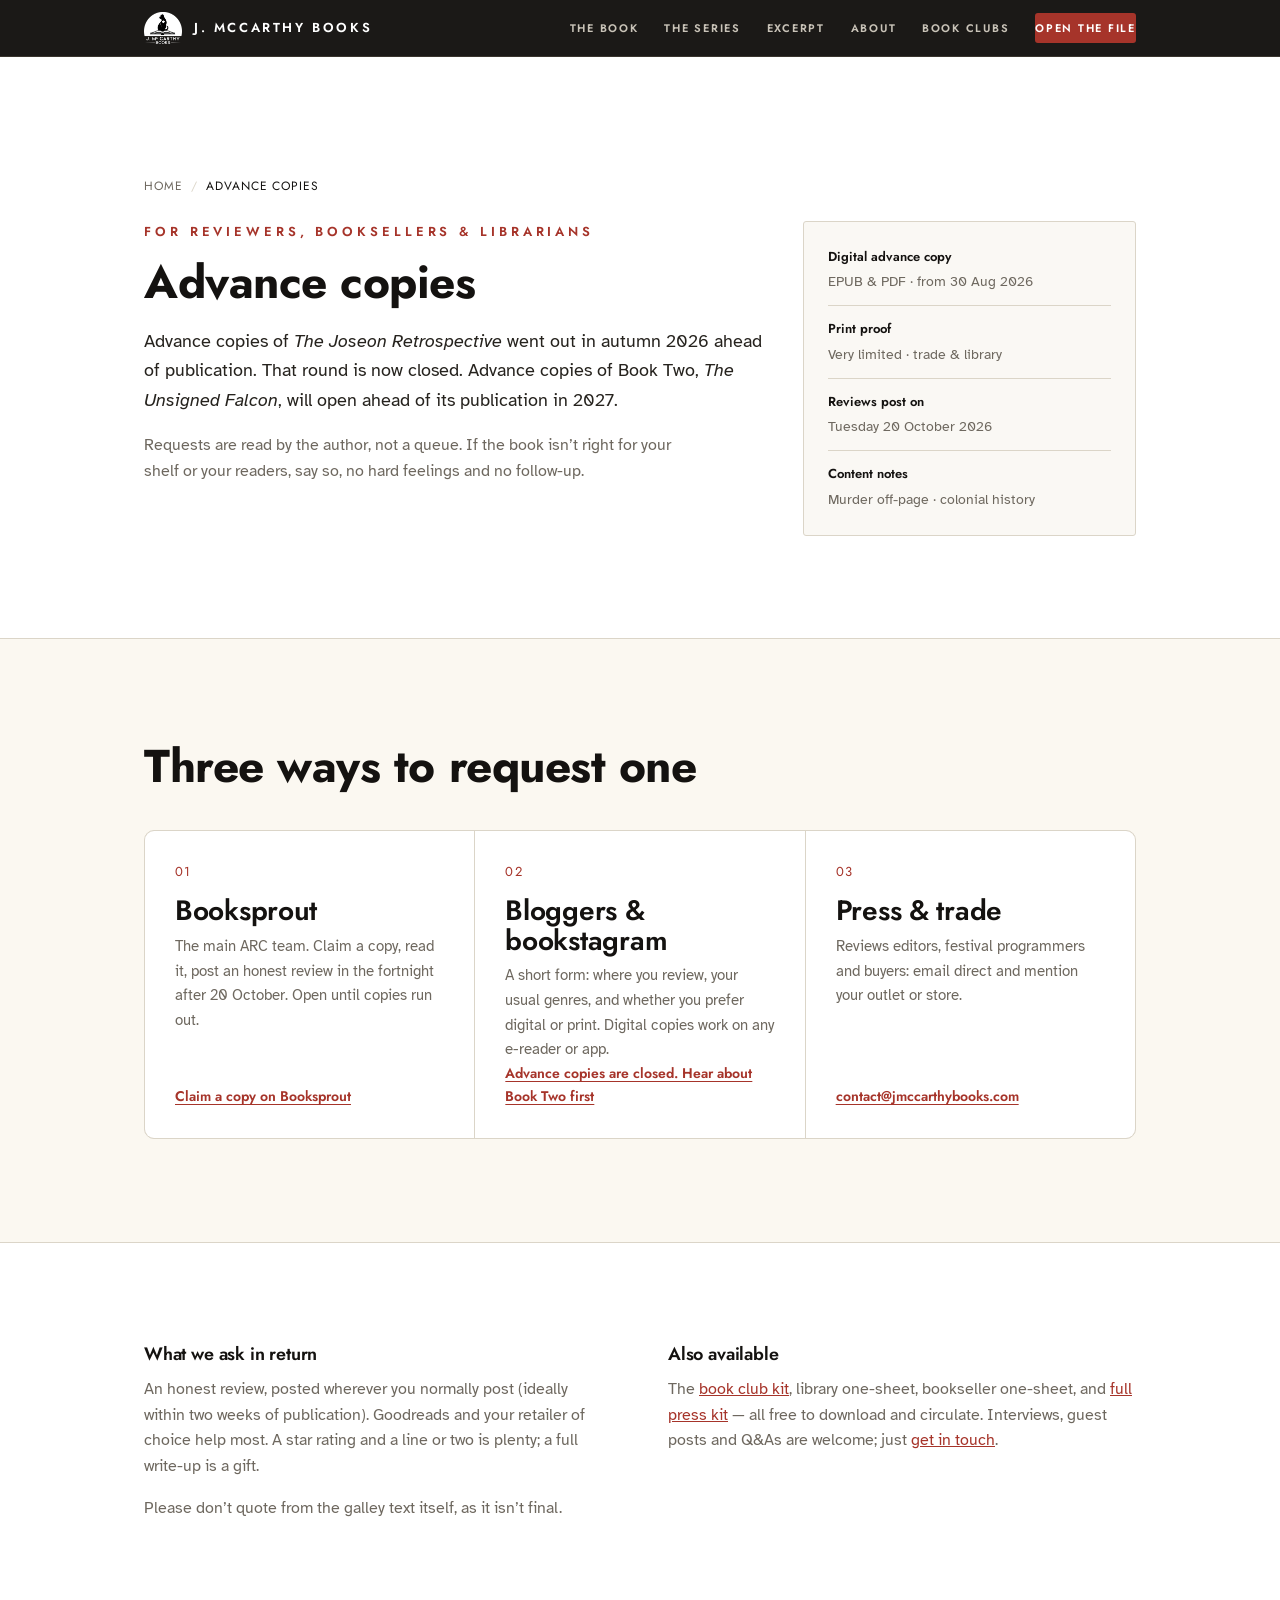
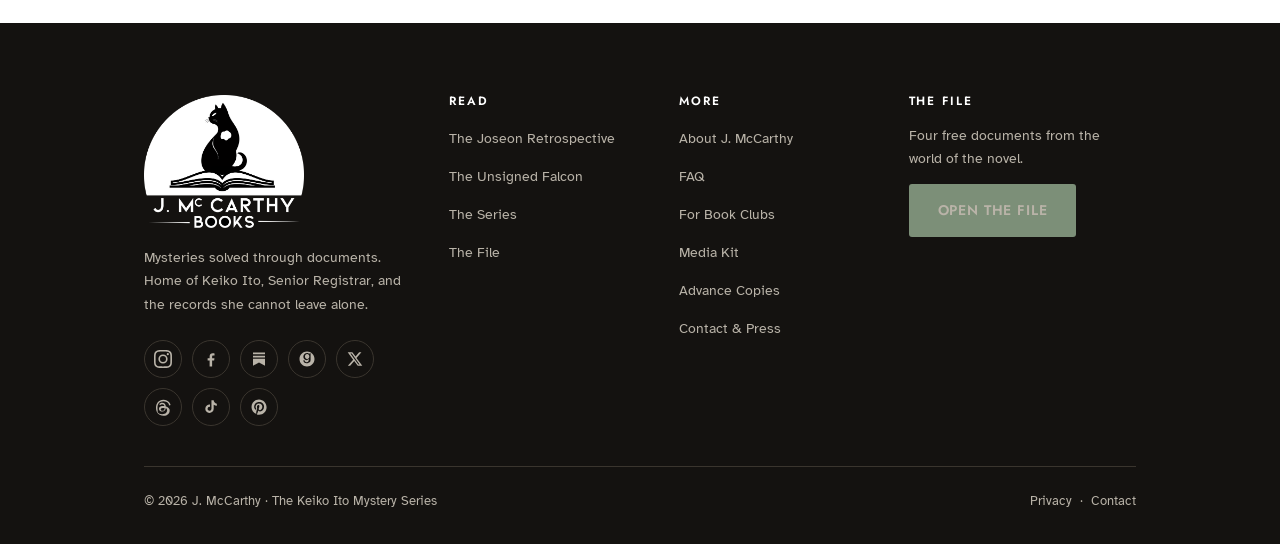
<file: advance-copies.html>
<!DOCTYPE html>
<html lang="en">
<head>
  <meta charset="UTF-8">
  <meta name="viewport" content="width=device-width, initial-scale=1">
  <title>Advance Copies — The Joseon Retrospective | J. McCarthy Books</title>
  <meta name="description" content="Advance copies of The Joseon Retrospective for reviewers, booksellers and librarians. The Book One round is closed; Book Two opens ahead of its 2027 publication.">
  <link rel="canonical" href="https://www.jmccarthybooks.com/advance-copies">

  <meta property="og:type" content="website">
  <meta property="og:site_name" content="J. McCarthy Books">
  <meta property="og:title" content="Advance Copies — The Joseon Retrospective | J. McCarthy Books">
  <meta property="og:description" content="Request a digital advance copy of The Joseon Retrospective. For reviewers, booksellers and librarians.">
  <meta property="og:url" content="https://www.jmccarthybooks.com/advance-copies">
  <meta property="og:image" content="https://www.jmccarthybooks.com/assets/joseon-retrospective-cover.jpg">
  <meta name="twitter:card" content="summary_large_image">
  <meta name="twitter:title" content="Advance Copies — The Joseon Retrospective">
  <meta name="twitter:description" content="Request a digital advance copy of The Joseon Retrospective. For reviewers, booksellers and librarians.">
  <meta name="twitter:image" content="https://www.jmccarthybooks.com/assets/joseon-retrospective-cover.jpg">

  <link rel="icon" href="assets/favicon-32.png" sizes="32x32">
  <link rel="apple-touch-icon" href="assets/favicon-180.png">
  <link rel="manifest" href="site.webmanifest">

  <link rel="preconnect" href="https://fonts.googleapis.com">
  <link rel="preconnect" href="https://fonts.gstatic.com" crossorigin>
  <link href="https://fonts.googleapis.com/css2?family=Jost:wght@400;500;600;700&family=Atkinson+Hyperlegible:ital,wght@0,400;0,700;1,400&display=swap" rel="stylesheet">
  <link rel="stylesheet" href="styles.css">

  <script type="application/ld+json">
  {
    "@context": "https://schema.org",
    "@graph": [
      {
        "@type": "BreadcrumbList",
        "itemListElement": [
          { "@type": "ListItem", "position": 1, "name": "Home", "item": "https://www.jmccarthybooks.com/" },
          { "@type": "ListItem", "position": 2, "name": "Advance Copies", "item": "https://www.jmccarthybooks.com/advance-copies" }
        ]
      },
      {
        "@type": "WebPage",
        "@id": "https://www.jmccarthybooks.com/advance-copies#webpage",
        "url": "https://www.jmccarthybooks.com/advance-copies",
        "name": "Advance Copies — The Joseon Retrospective",
        "description": "Request a digital advance copy of The Joseon Retrospective. For reviewers, booksellers and librarians.",
        "inLanguage": "en",
        "isPartOf": { "@id": "https://www.jmccarthybooks.com/#website" },
        "about": { "@id": "https://www.jmccarthybooks.com/the-joseon-retrospective#book" }
      }
    ]
  }
  </script>
</head>
<body>
  <a class="skip-link" href="#main">Skip to content</a>

  <!-- ===== HEADER ===== -->
  <header class="site-header">
    <div class="site-header__inner">
      <a class="brand" href="/" aria-label="J. McCarthy Books — home">
        <img src="assets/logo-mark-dark.png" alt="" width="38" height="32">
        <span class="brand__name">J. McCarthy Books</span>
      </a>
      <button class="nav-toggle" aria-label="Open menu" aria-expanded="false" aria-controls="primary-nav">
        <svg width="26" height="26" viewBox="0 0 24 24" fill="none" stroke="currentColor" stroke-width="2" aria-hidden="true"><line x1="3" y1="6" x2="21" y2="6"/><line x1="3" y1="12" x2="21" y2="12"/><line x1="3" y1="18" x2="21" y2="18"/></svg>
      </button>
      <nav class="nav" id="primary-nav" aria-label="Primary">
        <a href="/the-joseon-retrospective">The Book</a>
        <a href="/series">The Series</a>
        <a href="/excerpt">Excerpt</a>
        <a href="/about">About</a>
        <a href="/book-clubs">Book Clubs</a>
        <a class="nav__cta" href="/the-file">Open the File</a>
      </nav>
    </div>
  </header>

  <main id="main">

    <!-- ===== HEADER BLOCK ===== -->
    <section>
      <div class="wrap">
        <nav class="breadcrumbs" aria-label="Breadcrumb" style="padding-bottom:24px;">
          <ol>
            <li><a href="/">Home</a></li>
            <li aria-current="page">Advance Copies</li>
          </ol>
        </nav>

        <div class="ac-header">
          <div>
            <span class="eyebrow">For reviewers, booksellers &amp; librarians</span>
            <h1>Advance copies</h1>
            <p class="ac-lede">Advance copies of <em>The Joseon Retrospective</em> went out in autumn 2026 ahead of publication. That round is now closed. Advance copies of Book Two, <em>The Unsigned Falcon</em>, will open ahead of its publication in 2027.</p>
            <p class="ac-sub">Requests are read by the author, not a queue. If the book isn&rsquo;t right for your shelf or your readers, say so, no hard feelings and no follow-up.</p>
          </div>

          <aside class="glance-card" aria-label="At a glance">
            <dl style="margin:0;">
              <div class="glance-row">
                <dt>Digital advance copy</dt>
                <dd>EPUB &amp; PDF &middot; from 30 Aug 2026</dd>
              </div>
              <div class="glance-row">
                <dt>Print proof</dt>
                <dd>Very limited &middot; trade &amp; library</dd>
              </div>
              <div class="glance-row">
                <dt>Reviews post on</dt>
                <dd>Tuesday 20 October 2026</dd>
              </div>
              <div class="glance-row">
                <dt>Content notes</dt>
                <dd>Murder off-page &middot; colonial history</dd>
              </div>
            </dl>
          </aside>
        </div>
      </div>
    </section>

    <!-- ===== THREE WAYS TO REQUEST ONE ===== -->
    <section class="section--warm">
      <div class="wrap">
        <h2>Three ways to request one</h2>
        <div class="card-grid reveal mt-3">

          <div class="card card--stack">
            <div class="card__num">01</div>
            <h3>Booksprout</h3>
            <p>The main ARC team. Claim a copy, read it, post an honest review in the fortnight after 20 October. Open until copies run out.</p>
            <!-- data-arc: uses cfg.arc.booksproutUrl when set; else keeps /the-file
                 and swaps to the data-arc-fallback text. -->
            <a class="card__link" data-arc="booksprout"
               data-arc-fallback="Booksprout opens soon — be first to know"
               href="/the-file">Claim a copy on Booksprout</a>
          </div>

          <div class="card card--stack">
            <div class="card__num">02</div>
            <h3>Bloggers &amp; bookstagram</h3>
            <p>A short form: where you review, your usual genres, and whether you prefer digital or print. Digital copies work on any e-reader or app.</p>
            <a class="card__link" data-arc="form"
               data-arc-fallback="Advance copies are closed. Hear about Book Two first"
               href="/the-file">Open the request form</a>
          </div>

          <div class="card card--stack">
            <div class="card__num">03</div>
            <h3>Press &amp; trade</h3>
            <p>Reviews editors, festival programmers and buyers: email direct and mention your outlet or store.</p>
            <a class="card__link" href="mailto:contact@jmccarthybooks.com?subject=Advance%20copy%20%E2%80%94%20press%20%2F%20trade%20%E2%80%94%20The%20Joseon%20Retrospective">contact@jmccarthybooks.com</a>
          </div>

          <!-- BookSirens: fourth card, revealed only when cfg.arc.bookSirensUrl is set
               (decision gated for 1 September). Kept in the grid, hidden until then. -->
          <div class="card card--stack" data-arc-card="booksirens" hidden>
            <div class="card__num">04</div>
            <h3>BookSirens</h3>
            <p>A second reviewer network. Request a copy, read it, and post your review around publication.</p>
            <a class="card__link" data-arc="booksirens" href="#">Request on BookSirens</a>
          </div>

        </div>

        <!-- When the reviews page goes live, add a line here:
             <p class="mt-3"><a class="arrow-link" href="/reviews">What early readers have said …</a></p> -->
      </div>
    </section>

    <!-- ===== TWO CLOSING COLUMNS ===== -->
    <section>
      <div class="wrap">
        <div class="ac-two reveal">
          <div>
            <h2>What we ask in return</h2>
            <p>An honest review, posted wherever you normally post (ideally within two weeks of publication). Goodreads and your retailer of choice help most. A star rating and a line or two is plenty; a full write-up is a gift.</p>
            <p>Please don&rsquo;t quote from the galley text itself, as it isn&rsquo;t final.</p>
          </div>
          <div>
            <h2>Also available</h2>
            <p>The <a href="/book-clubs">book club kit</a>, library one-sheet, bookseller one-sheet, and <a href="/media-kit">full press kit</a> &mdash; all free to download and circulate. Interviews, guest posts and Q&amp;As are welcome; just <a href="mailto:contact@jmccarthybooks.com?subject=Interview%20%2F%20guest%20post%20%E2%80%94%20The%20Joseon%20Retrospective">get in touch</a>.</p>
          </div>
        </div>
      </div>
    </section>

  </main>

  <!-- ===== FOOTER ===== -->
  <footer class="site-footer">
    <div class="wrap">
      <div class="footer-grid">
        <div class="footer-brand">
          <img src="assets/logo-mark-dark.png" alt="J. McCarthy Books" width="160" height="133">
          <p>Mysteries solved through documents. Home of Keiko Ito, Senior Registrar, and the records she cannot leave alone.</p>
          <div class="footer-social mt-2">
            <a href="https://www.instagram.com/j.mccarthybooks/" aria-label="Instagram" rel="me noopener noreferrer" referrerpolicy="no-referrer" target="_blank"><svg width="18" height="18" viewBox="0 0 24 24" fill="currentColor" aria-hidden="true"><path d="M12 2.16c3.2 0 3.58.01 4.85.07 1.17.05 1.8.25 2.23.41.56.22.96.48 1.38.9.42.42.68.82.9 1.38.16.42.36 1.06.41 2.23.06 1.27.07 1.65.07 4.85s-.01 3.58-.07 4.85c-.05 1.17-.25 1.8-.41 2.23-.22.56-.48.96-.9 1.38-.42.42-.82.68-1.38.9-.42.16-1.06.36-2.23.41-1.27.06-1.65.07-4.85.07s-3.58-.01-4.85-.07c-1.17-.05-1.8-.25-2.23-.41-.56-.22-.96-.48-1.38-.9-.42-.42-.68-.82-.9-1.38-.16-.42-.36-1.06-.41-2.23-.06-1.27-.07-1.65-.07-4.85s.01-3.58.07-4.85c.05-1.17.25-1.8.41-2.23.22-.56.48-.96.9-1.38.42-.42.82-.68 1.38-.9.42-.16 1.06-.36 2.23-.41 1.27-.06 1.65-.07 4.85-.07M12 0C8.74 0 8.33.01 7.05.07 5.78.13 4.9.33 4.14.63c-.79.31-1.46.72-2.13 1.38C1.35 2.68.94 3.35.63 4.14.33 4.9.13 5.78.07 7.05.01 8.33 0 8.74 0 12s.01 3.67.07 4.95c.06 1.27.26 2.15.56 2.91.31.79.72 1.46 1.38 2.13.67.66 1.34 1.07 2.13 1.38.76.3 1.64.5 2.91.56C8.33 23.99 8.74 24 12 24s3.67-.01 4.95-.07c1.27-.06 2.15-.26 2.91-.56.79-.31 1.46-.72 2.13-1.38.66-.67 1.07-1.34 1.38-2.13.3-.76.5-1.64.56-2.91.06-1.28.07-1.69.07-4.95s-.01-3.67-.07-4.95c-.06-1.27-.26-2.15-.56-2.91-.31-.79-.72-1.46-1.38-2.13C21.32 1.35 20.65.94 19.86.63 19.1.33 18.22.13 16.95.07 15.67.01 15.26 0 12 0z"/><path d="M12 5.84A6.16 6.16 0 1 0 18.16 12 6.16 6.16 0 0 0 12 5.84zm0 10.16A4 4 0 1 1 16 12a4 4 0 0 1-4 4z"/><circle cx="18.41" cy="5.59" r="1.44"/></svg></a>
            <a href="https://www.facebook.com/JMcCarthyBooks" aria-label="Facebook" rel="me noopener noreferrer" referrerpolicy="no-referrer" target="_blank"><svg width="18" height="18" viewBox="0 0 24 24" fill="currentColor" aria-hidden="true"><path d="M13.5 22v-8h2.7l.4-3.1h-3.1V8.9c0-.9.25-1.5 1.55-1.5h1.65V4.6c-.3-.04-1.3-.13-2.45-.13-2.42 0-4.08 1.48-4.08 4.2v2.34H7.5V14h2.67v8h3.33z"/></svg></a>
            <a href="https://substack.com/@jmccarthybooks" aria-label="Substack" rel="me noopener noreferrer" referrerpolicy="no-referrer" target="_blank"><svg width="18" height="18" viewBox="0 0 24 24" fill="currentColor" aria-hidden="true"><path d="M4 3.2h16v2.4H4V3.2zm0 4.3h16v2.4H4V7.5zm0 4.3h16V21l-8-4.5L4 21v-9.2z"/></svg></a>
            <a href="https://goodreads.com/jmccarthybooks" aria-label="Goodreads" rel="me noopener noreferrer" referrerpolicy="no-referrer" target="_blank"><svg width="18" height="18" viewBox="0 0 24 24" fill="currentColor" aria-hidden="true"><path d="M12 2C6.5 2 2 6.5 2 12s4.5 10 10 10 10-4.5 10-10S17.5 2 12 2zm2.8 14.3c-.7 1-1.9 1.5-3.3 1.5-2.6 0-4.3-1.7-4.4-4h1.6c.1 1.4 1.1 2.5 2.8 2.5 2 0 2.9-1.4 2.9-3.6v-.9c-.6 1.1-1.8 1.7-3.1 1.7-2.5 0-4.2-2-4.2-4.7S9.6 4 12.1 4c1.3 0 2.5.6 3.1 1.7V4.2h1.6v8.4c0 1.4-.3 2.7-.9 3.7zM12.2 5.4c-1.7 0-2.9 1.4-2.9 3.4s1.2 3.4 2.9 3.4S15.1 10.8 15.1 8.8s-1.2-3.4-2.9-3.4z"/></svg></a>
            <a href="https://x.com/JMcCarthyBooks" aria-label="X" rel="me noopener noreferrer" referrerpolicy="no-referrer" target="_blank"><svg width="18" height="18" viewBox="0 0 24 24" fill="currentColor" aria-hidden="true"><path d="M17.53 3h3.02l-6.6 7.54L21.75 21h-6.06l-4.75-6.2L5.5 21H2.47l7.06-8.07L2.25 3h6.2l4.3 5.68L17.53 3zm-1.06 16.18h1.67L7.6 4.73H5.8l10.67 14.45z"/></svg></a>
            <a href="https://www.threads.com/@j.mccarthybooks" aria-label="Threads" rel="me noopener noreferrer" referrerpolicy="no-referrer" target="_blank"><svg width="18" height="18" viewBox="0 0 24 24" fill="currentColor" aria-hidden="true"><path d="M16.1 11.4c-.1-.05-.2-.1-.3-.14-.17-3.2-1.92-5.04-4.85-5.06h-.04c-1.75 0-3.21.75-4.1 2.11l1.61 1.1c.67-1.01 1.71-1.22 2.49-1.22h.03c.97 0 1.7.28 2.17.84.34.4.57.96.68 1.66-.85-.14-1.77-.18-2.75-.11-2.77.16-4.55 1.77-4.43 4.02.06 1.14.63 2.12 1.6 2.76.82.54 1.88.8 2.98.74 1.45-.08 2.59-.63 3.38-1.65.6-.77.98-1.77 1.15-3.03.7.42 1.21.98 1.5 1.65.48 1.14.51 3.01-1.01 4.53-1.34 1.33-2.94 1.91-5.37 1.93-2.69-.02-4.73-.88-6.05-2.56C5.28 17.66 4.65 15.6 4.63 13c.02-2.6.65-4.66 1.87-6.21C7.82 5.11 9.86 4.25 12.55 4.23c2.71.02 4.78.88 6.16 2.57.68.83 1.19 1.87 1.53 3.08l1.89-.5c-.41-1.49-1.06-2.78-1.94-3.85C18.42 3.35 15.79 2.25 12.56 2.23h-.01C9.32 2.25 6.72 3.36 4.99 5.53 3.45 7.46 2.65 10.14 2.63 13v.01c.02 2.85.82 5.53 2.36 7.46 1.73 2.17 4.33 3.28 7.56 3.3h.01c2.87-.02 4.9-.77 6.57-2.44 2.19-2.18 2.12-4.91 1.4-6.59-.52-1.2-1.51-2.18-2.86-2.84zm-4.62 5.66c-1.22.07-2.48-.48-2.54-1.64-.05-.86.61-1.82 2.62-1.94.23-.01.46-.02.68-.02.73 0 1.41.07 2.03.21-.23 2.88-1.58 3.33-2.79 3.39z"/></svg></a>
            <a href="https://www.tiktok.com/@jmccarthybooks" aria-label="TikTok" rel="me noopener noreferrer" referrerpolicy="no-referrer" target="_blank"><svg width="18" height="18" viewBox="0 0 24 24" fill="currentColor" aria-hidden="true"><path d="M16.6 5.8a4.3 4.3 0 0 1-1-2.8h-3v11.4a2.6 2.6 0 1 1-1.9-2.5V8.8a5.6 5.6 0 1 0 4.9 5.6V9.1a7.2 7.2 0 0 0 4.2 1.3V7.5a4.3 4.3 0 0 1-3.2-1.7z"/></svg></a>
            <a href="https://www.pinterest.com/JMcCarthyBooks" aria-label="Pinterest" rel="me noopener noreferrer" referrerpolicy="no-referrer" target="_blank"><svg width="18" height="18" viewBox="0 0 24 24" fill="currentColor" aria-hidden="true"><path d="M12 2C6.48 2 2 6.48 2 12c0 4.24 2.64 7.86 6.36 9.32-.09-.79-.17-2.01.04-2.88.19-.78 1.22-4.96 1.22-4.96s-.31-.62-.31-1.54c0-1.44.84-2.52 1.88-2.52.89 0 1.32.67 1.32 1.47 0 .89-.57 2.23-.86 3.47-.25 1.04.52 1.89 1.54 1.89 1.85 0 3.27-1.95 3.27-4.76 0-2.49-1.79-4.23-4.34-4.23-2.96 0-4.69 2.22-4.69 4.51 0 .89.34 1.85.77 2.37.09.1.1.19.07.29-.08.32-.25 1.04-.29 1.18-.4.19-.15.23-.35.14-1.29-.6-2.1-2.49-2.1-4.01 0-3.26 2.37-6.26 6.83-6.26 3.59 0 6.37 2.56 6.37 5.97 0 3.56-2.25 6.43-5.36 6.43-1.05 0-2.03-.55-2.37-1.19l-.64 2.46c-.23.9-.86 2.02-1.28 2.71.96.3 1.99.46 3.05.46 5.52 0 10-4.48 10-10S17.52 2 12 2z"/></svg></a>
          </div>
        </div>
        <div class="footer-col">
          <h4>Read</h4>
          <ul>
            <li><a href="/the-joseon-retrospective">The Joseon Retrospective</a></li>
            <li><a href="/the-unsigned-falcon">The Unsigned Falcon</a></li>
            <li><a href="/series">The Series</a></li>
            <li><a href="/the-file">The File</a></li>
          </ul>
        </div>
        <div class="footer-col">
          <h4>More</h4>
          <ul>
            <li><a href="/about">About J. McCarthy</a></li>
            <li><a href="/faq">FAQ</a></li>
            <li><a href="/book-clubs">For Book Clubs</a></li>
            <li><a href="/media-kit">Media Kit</a></li>
            <li><a href="/advance-copies">Advance Copies</a></li>
            <li><a href="/contact">Contact &amp; Press</a></li>
          </ul>
        </div>
        <div class="footer-col">
          <h4>The File</h4>
          <p style="font-size:14px;color:var(--muted-light);margin:0 0 14px;">Four free documents from the world of the novel.</p>
          <a class="btn btn--secondary" href="/the-file">Open the file</a>
        </div>
      </div>
      <div class="footer-bottom">
        <div>&copy; <span id="year">2026</span> J. McCarthy &middot; The Keiko Ito Mystery Series</div>
        <div>
          <a href="/privacy">Privacy</a> &nbsp;&middot;&nbsp;
          <a href="/contact">Contact</a>
        </div>
      </div>
    </div>
  </footer>

  <script src="retailers.js"></script>
  <script src="main.js" defer></script>
</body>
</html>
</file>
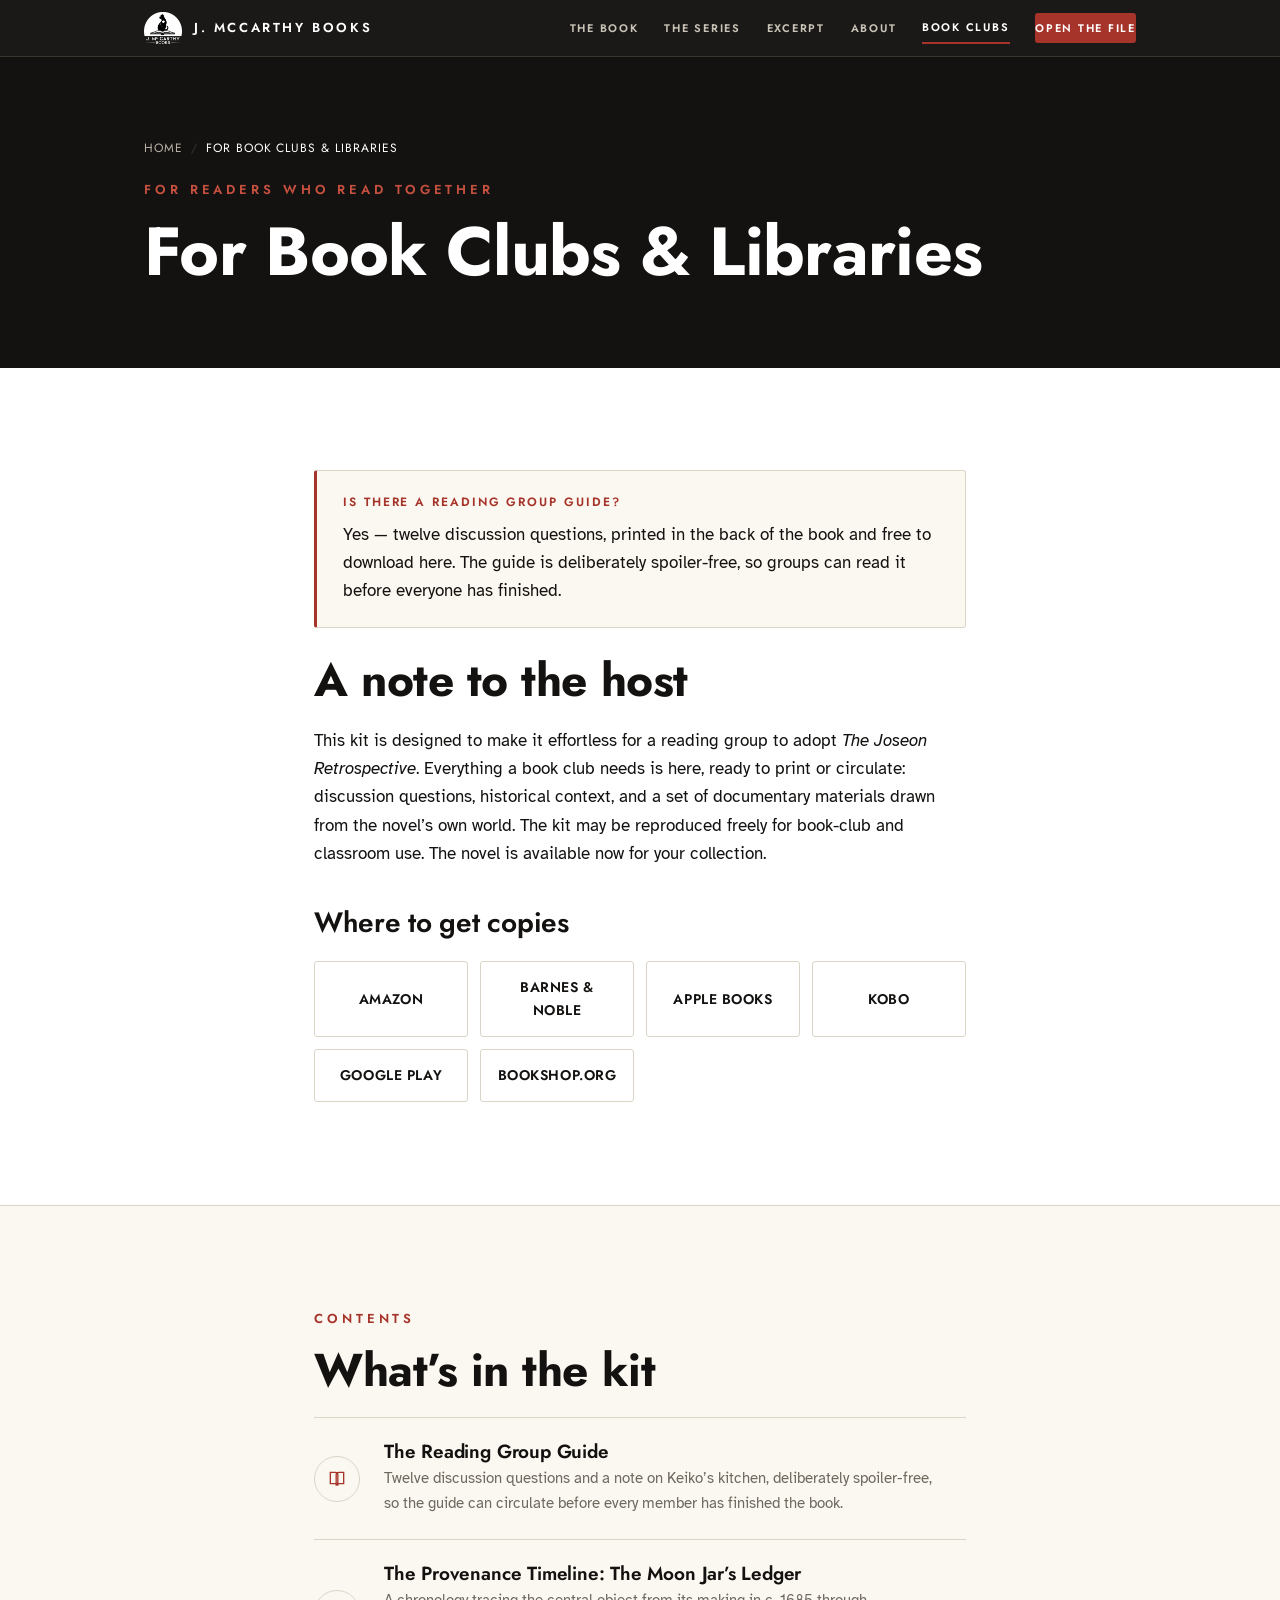
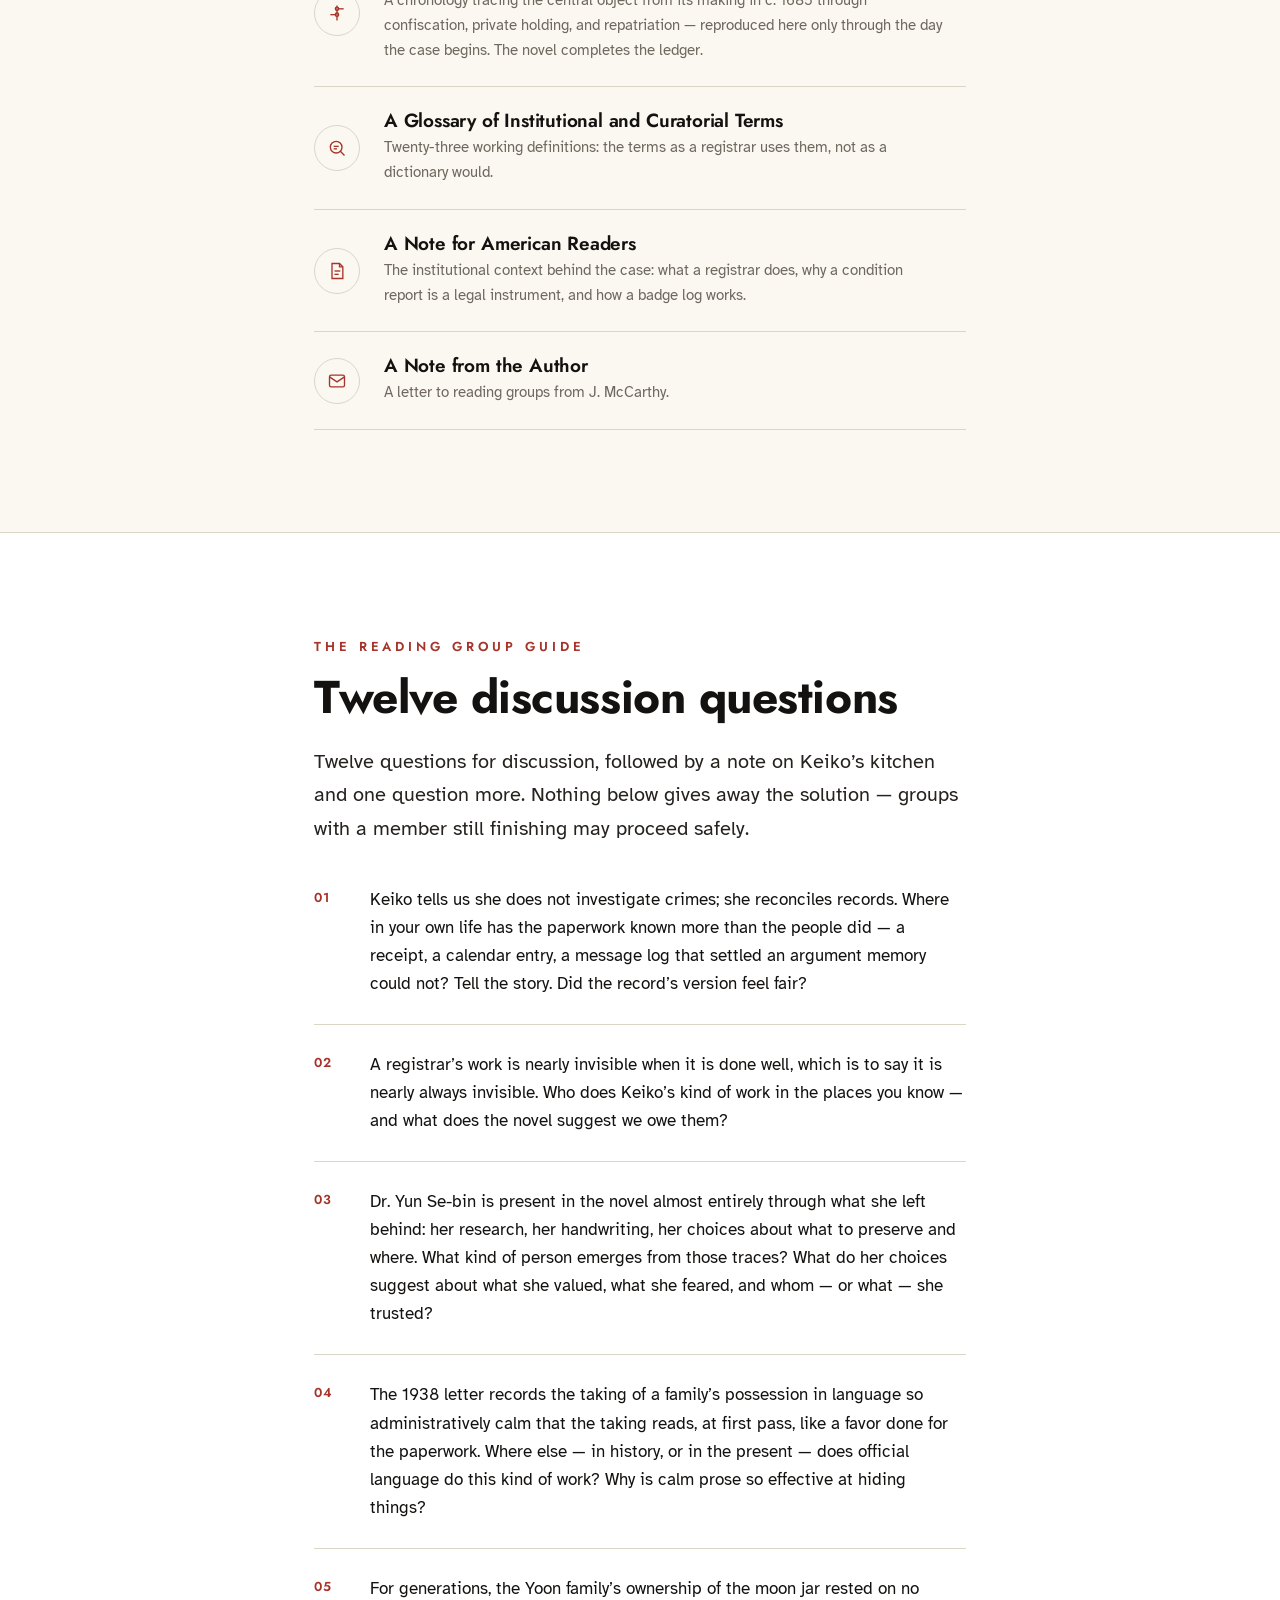
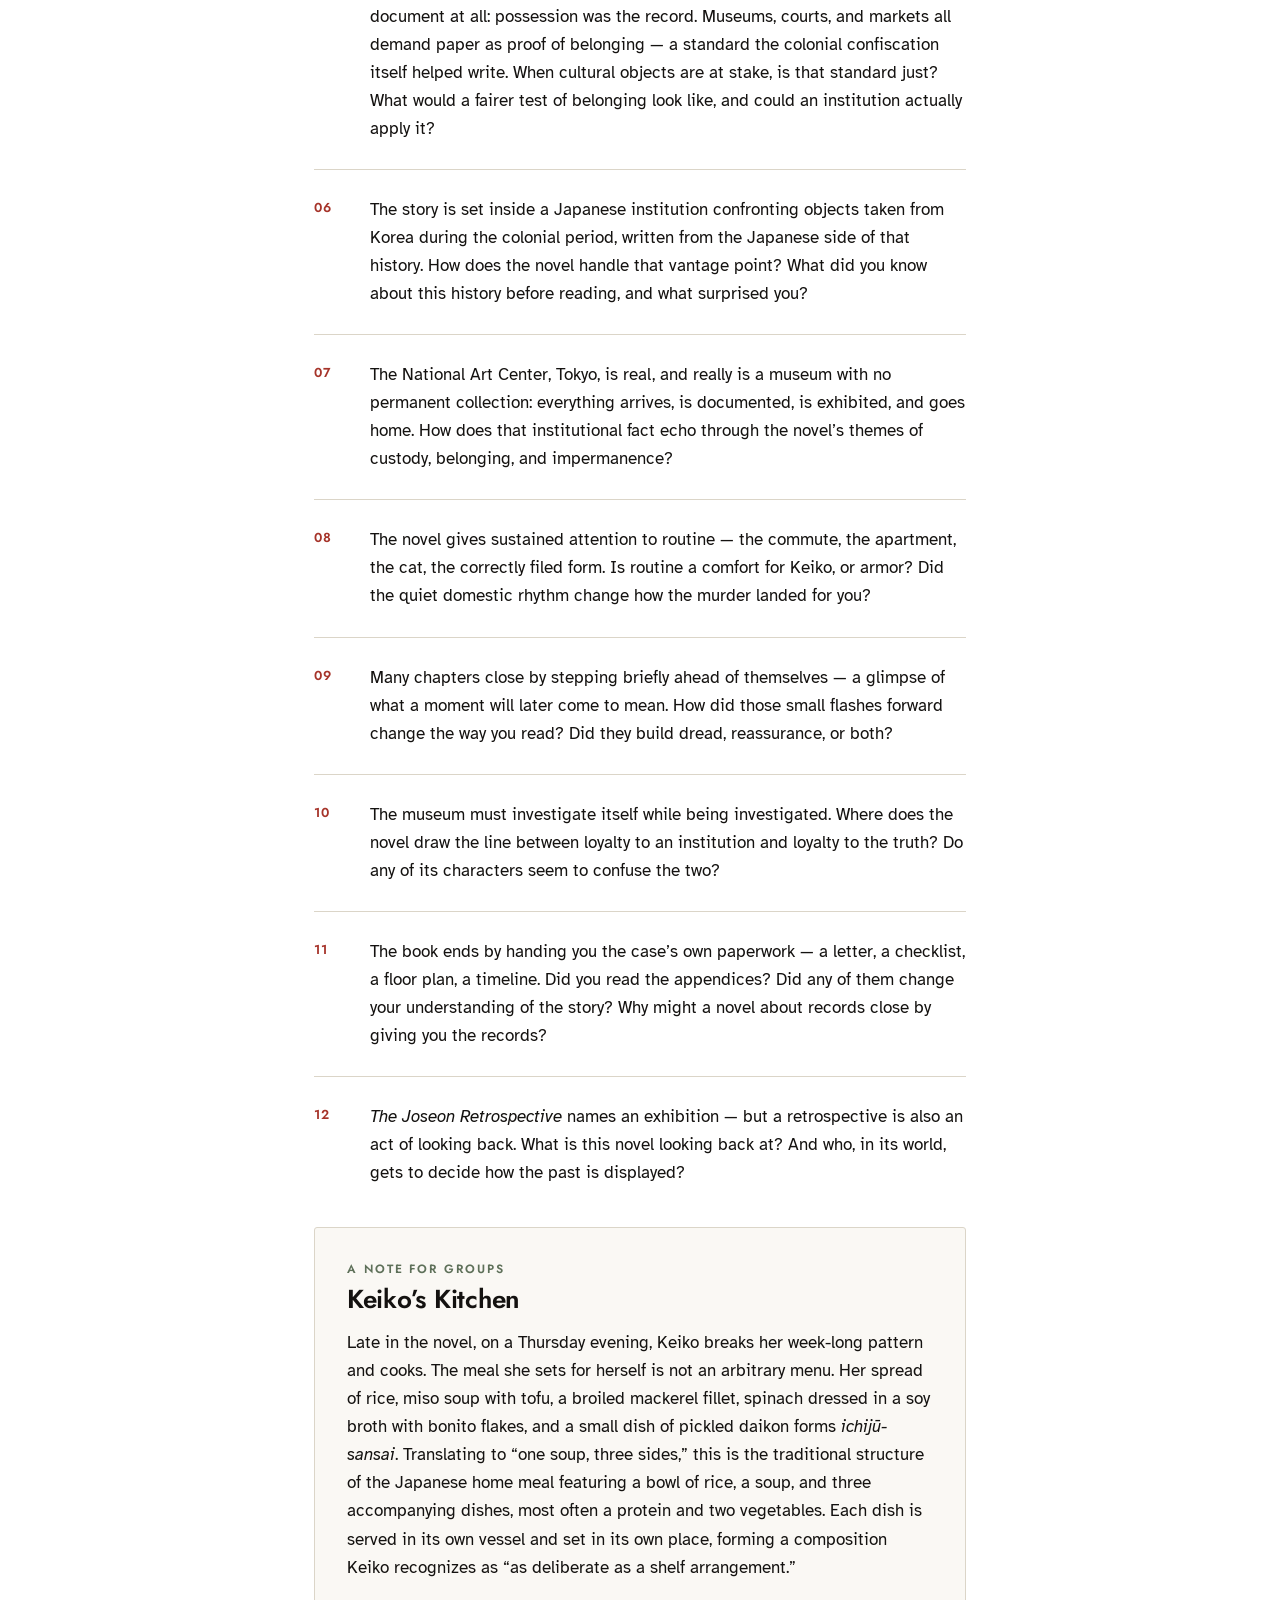
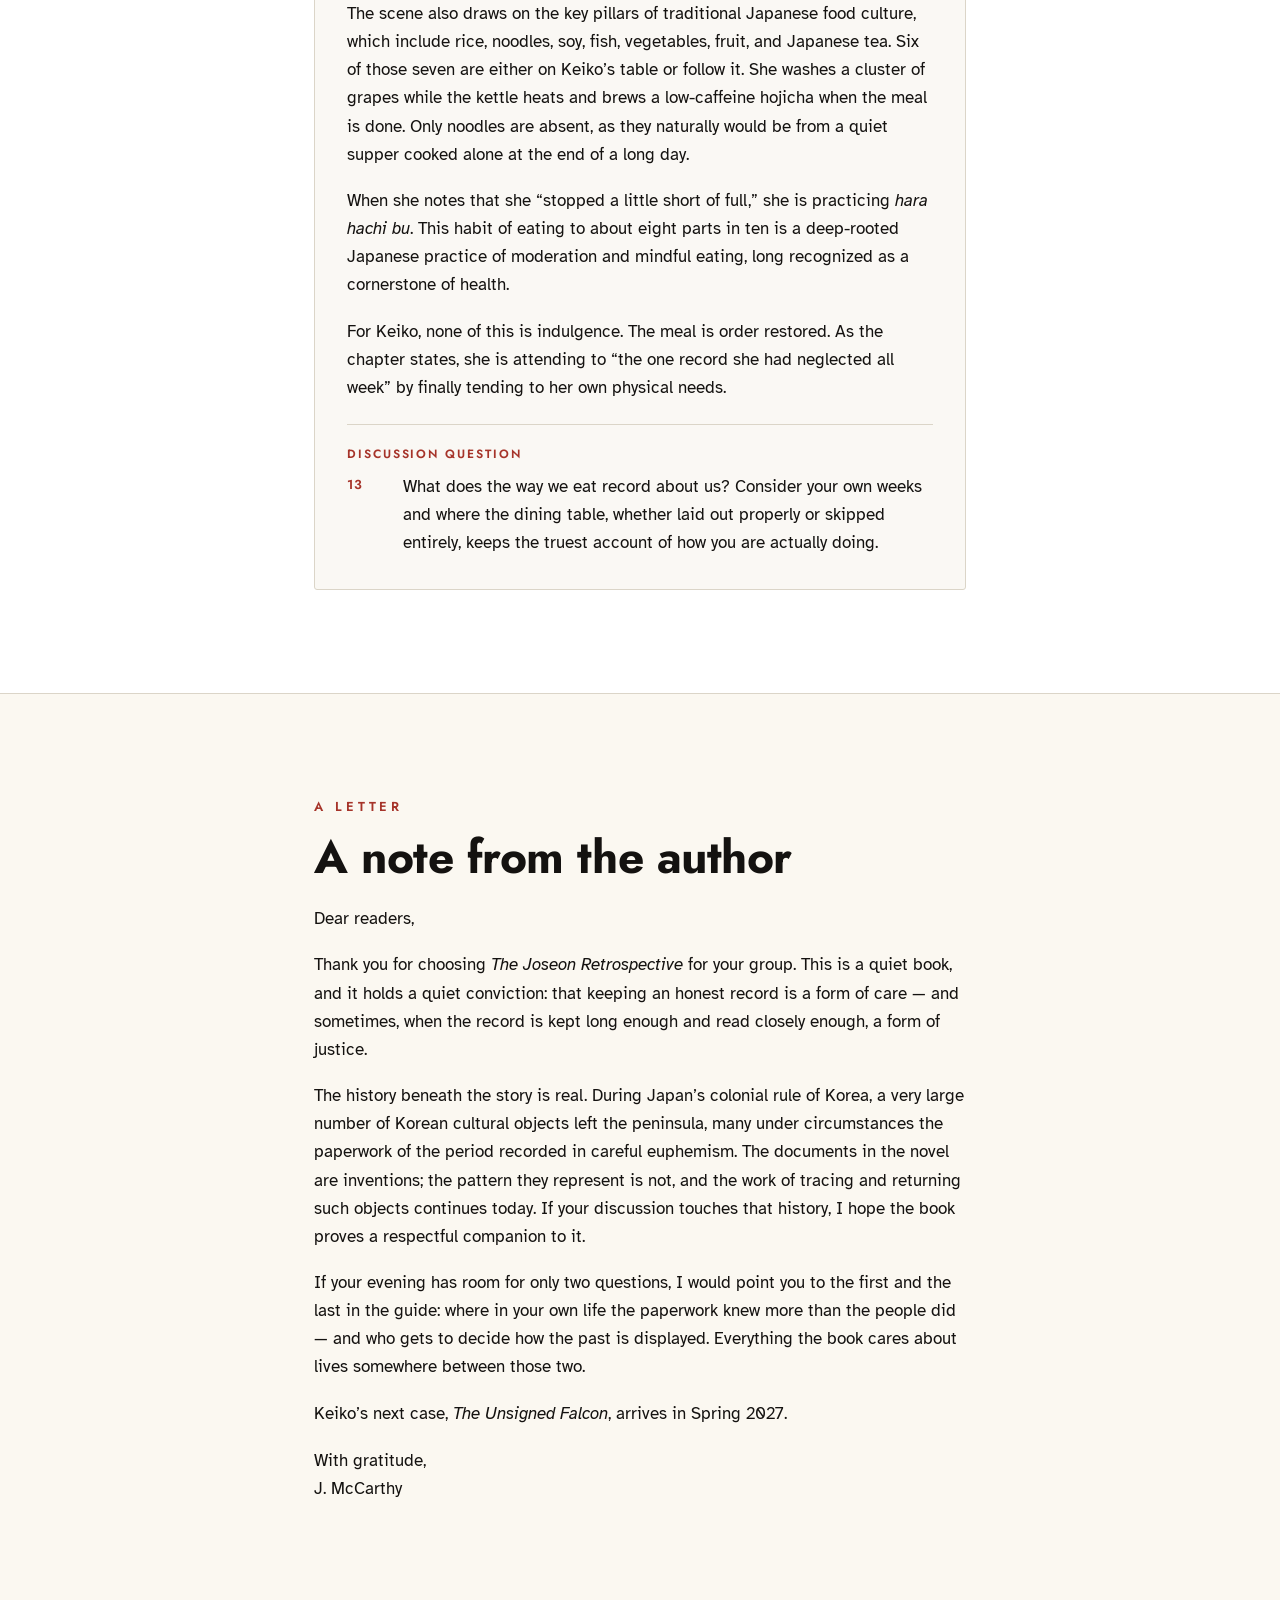
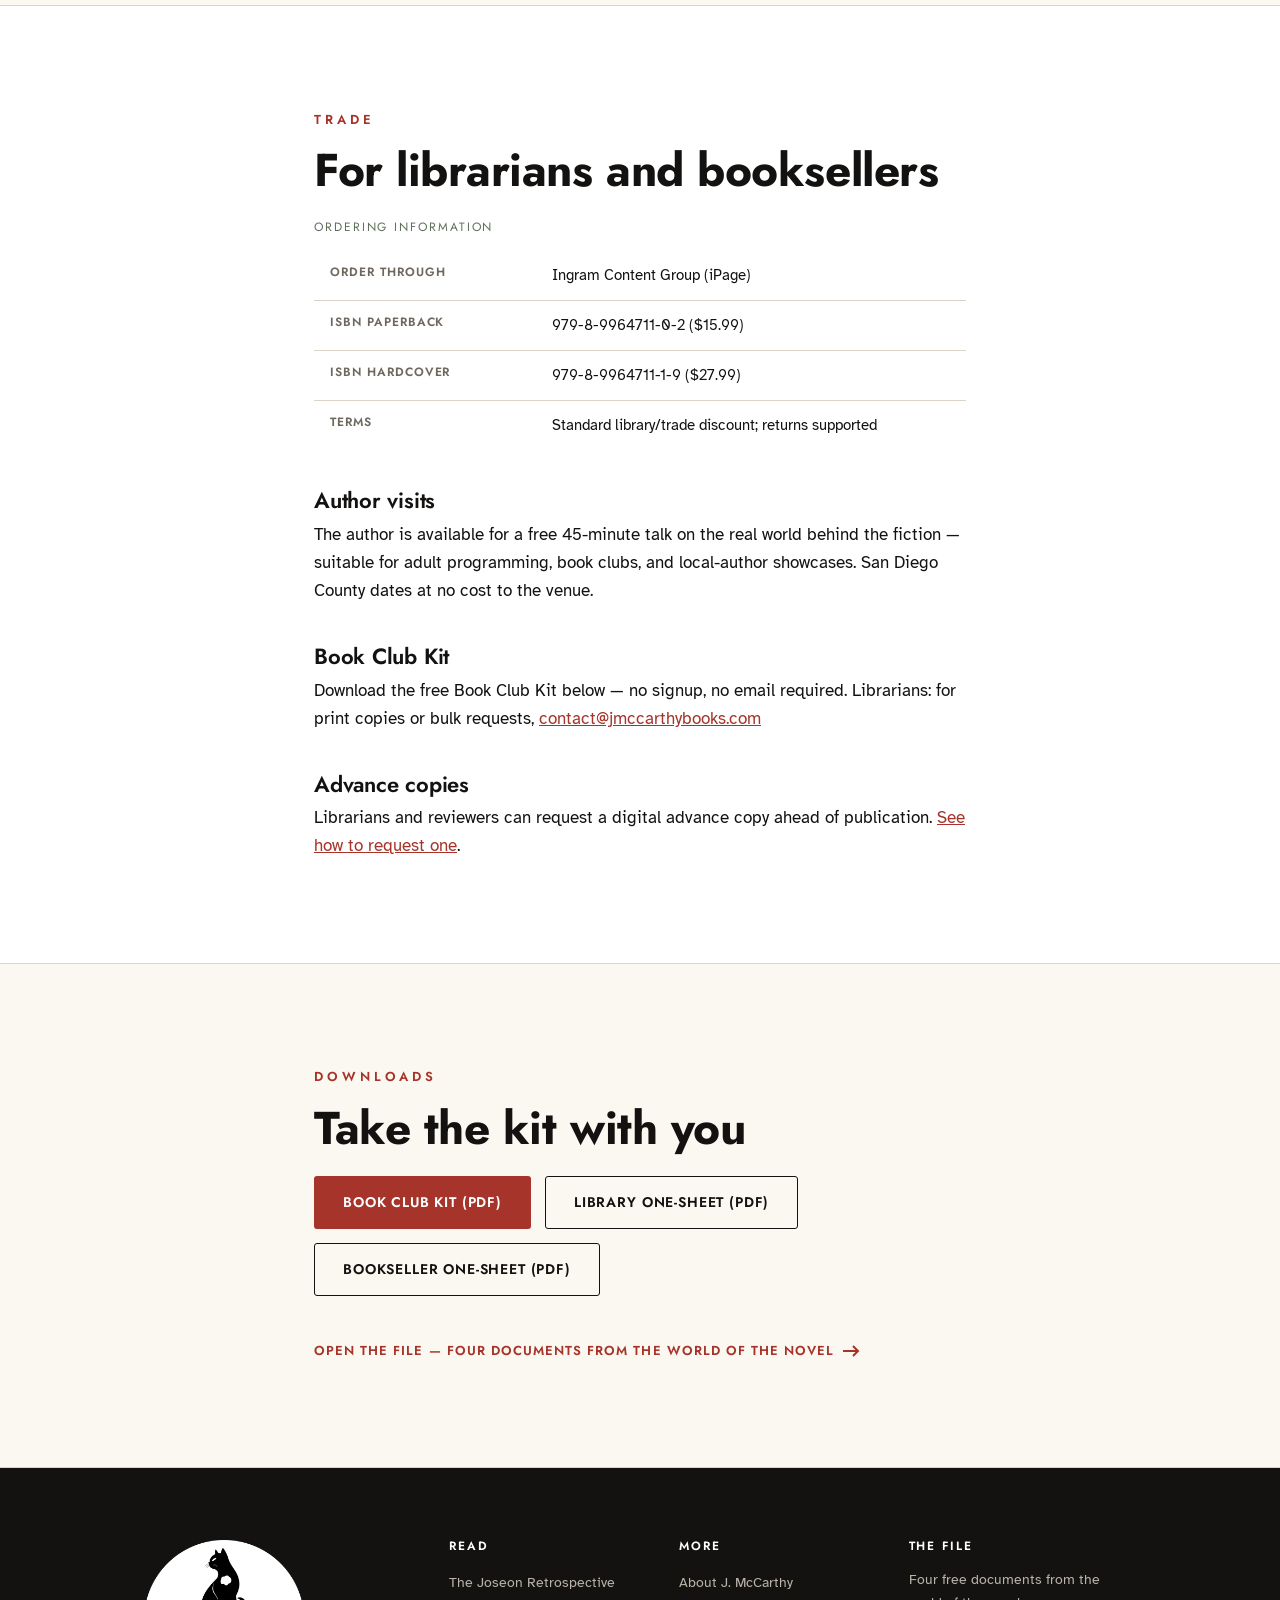
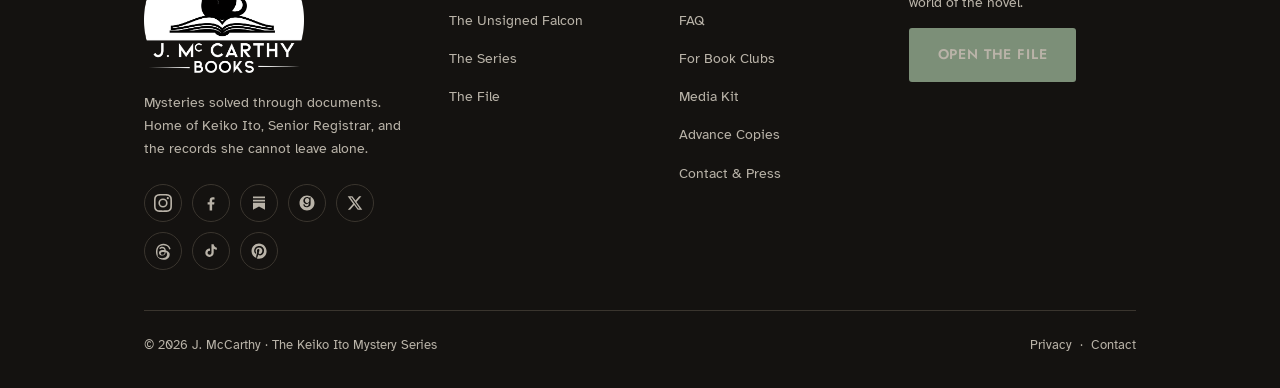
<file: book-clubs.html>
<!DOCTYPE html>
<html lang="en">
<head>
  <meta charset="UTF-8">
  <meta name="viewport" content="width=device-width, initial-scale=1">
  <title>For Book Clubs &amp; Libraries — The Joseon Retrospective | J. McCarthy</title>
  <meta name="description" content="A free book club kit for The Joseon Retrospective: twelve spoiler-free discussion questions, a provenance timeline, a glossary, and a note from the author.">
  <link rel="canonical" href="https://www.jmccarthybooks.com/book-clubs">

  <meta property="og:type" content="website">
  <meta property="og:site_name" content="J. McCarthy Books">
  <meta property="og:title" content="For Book Clubs &amp; Libraries — The Joseon Retrospective">
  <meta property="og:description" content="Twelve spoiler-free discussion questions, a provenance timeline, a glossary, and a note from the author — free to print and circulate.">
  <meta property="og:url" content="https://www.jmccarthybooks.com/book-clubs">
  <meta property="og:image" content="https://www.jmccarthybooks.com/assets/og-image.jpg">
  <meta name="twitter:card" content="summary_large_image">
  <meta name="twitter:title" content="For Book Clubs &amp; Libraries — The Joseon Retrospective">
  <meta name="twitter:description" content="Twelve spoiler-free discussion questions, a provenance timeline, a glossary, and a note from the author.">
  <meta name="twitter:image" content="https://www.jmccarthybooks.com/assets/og-image.jpg">

  <link rel="icon" href="assets/favicon-32.png" sizes="32x32">
  <link rel="apple-touch-icon" href="assets/favicon-180.png">
  <link rel="manifest" href="site.webmanifest">

  <link rel="preconnect" href="https://fonts.googleapis.com">
  <link rel="preconnect" href="https://fonts.gstatic.com" crossorigin>
  <link href="https://fonts.googleapis.com/css2?family=Jost:wght@400;500;600;700&family=Atkinson+Hyperlegible:ital,wght@0,400;0,700;1,400&display=swap" rel="stylesheet">
  <link rel="stylesheet" href="styles.css">

  <script type="application/ld+json">
  {
    "@context": "https://schema.org",
    "@graph": [
      {
        "@type": "BreadcrumbList",
        "@id": "https://www.jmccarthybooks.com/book-clubs#breadcrumbs",
        "itemListElement": [
          { "@type": "ListItem", "position": 1, "name": "Home", "item": "https://www.jmccarthybooks.com/" },
          { "@type": "ListItem", "position": 2, "name": "For Book Clubs & Libraries", "item": "https://www.jmccarthybooks.com/book-clubs" }
        ]
      },
      {
        "@type": "WebPage",
        "@id": "https://www.jmccarthybooks.com/book-clubs#webpage",
        "url": "https://www.jmccarthybooks.com/book-clubs",
        "name": "For Book Clubs & Libraries — The Joseon Retrospective",
        "description": "A free book club kit for The Joseon Retrospective: twelve spoiler-free discussion questions, a provenance timeline, a glossary, and a note from the author.",
        "inLanguage": "en",
        "isPartOf": { "@id": "https://www.jmccarthybooks.com/#website" },
        "about": { "@id": "https://www.jmccarthybooks.com/the-joseon-retrospective#book" },
        "author": { "@id": "https://www.jmccarthybooks.com/#person" },
        "breadcrumb": { "@id": "https://www.jmccarthybooks.com/book-clubs#breadcrumbs" }
      }
    ]
  }
  </script>
</head>
<body>
  <a class="skip-link" href="#main">Skip to content</a>

  <!-- ===== HEADER ===== -->
  <header class="site-header">
    <div class="site-header__inner">
      <a class="brand" href="/" aria-label="J. McCarthy Books — home">
        <img src="assets/logo-mark-dark.png" alt="" width="38" height="32">
        <span class="brand__name">J. McCarthy Books</span>
      </a>
      <button class="nav-toggle" aria-label="Open menu" aria-expanded="false" aria-controls="primary-nav">
        <svg width="26" height="26" viewBox="0 0 24 24" fill="none" stroke="currentColor" stroke-width="2" aria-hidden="true"><line x1="3" y1="6" x2="21" y2="6"/><line x1="3" y1="12" x2="21" y2="12"/><line x1="3" y1="18" x2="21" y2="18"/></svg>
      </button>
      <nav class="nav" id="primary-nav" aria-label="Primary">
        <a href="/the-joseon-retrospective">The Book</a>
        <a href="/series">The Series</a>
        <a href="/excerpt">Excerpt</a>
        <a href="/about">About</a>
        <a href="/book-clubs" aria-current="page">Book Clubs</a>
        <a class="nav__cta" href="/the-file">Open the File</a>
      </nav>
    </div>
  </header>

  <main id="main">

    <!-- ===== PAGE HERO ===== -->
    <section class="page-hero">
      <div class="wrap">
        <nav class="breadcrumbs" aria-label="Breadcrumb">
          <ol>
            <li><a href="/">Home</a></li>
            <li aria-current="page">For Book Clubs &amp; Libraries</li>
          </ol>
        </nav>
        <span class="eyebrow eyebrow--light" style="margin-top:20px;">For readers who read together</span>
        <h1>For Book Clubs &amp; Libraries</h1>
      </div>
    </section>

    <!-- ===== READING GROUP GUIDE — direct answer ===== -->
    <section>
      <div class="wrap wrap--narrow">
        <div class="answer-block">
          <p class="answer-label">Is there a reading group guide?</p>
          <p>Yes &mdash; twelve discussion questions, printed in the back of the book and free to download here. The guide is deliberately spoiler-free, so groups can read it before everyone has finished.</p>
        </div>

        <h2>A note to the host</h2>
        <div class="prose">
          <p>This kit is designed to make it effortless for a reading group to adopt <em>The Joseon Retrospective</em>. Everything a book club needs is here, ready to print or circulate: discussion questions, historical context, and a set of documentary materials drawn from the novel&rsquo;s own world. The kit may be reproduced freely for book-club and classroom use. The novel is available now for your collection.</p>
        </div>

        <!-- Same retailer block as The Series page — populated from retailers.js -->
        <h3 class="mt-3">Where to get copies</h3>
        <div class="retailers mt-2" data-retailers></div>
        <p class="form-note" data-when="no-links">Retailer links go live as each store opens for preorder. Libraries and bookstores can order through Ingram (iPage) &mdash; details below.</p>
      </div>
    </section>

    <!-- ===== WHAT'S IN THE KIT ===== -->
    <section class="section--warm">
      <div class="wrap wrap--narrow">
        <span class="eyebrow">Contents</span>
        <h2>What&rsquo;s in the kit</h2>

        <div class="resource-row">
          <div class="resource-row__icon">
            <svg width="20" height="20" viewBox="0 0 24 24" fill="none" stroke="currentColor" stroke-width="1.6" aria-hidden="true"><path d="M4 4h6a3 3 0 0 1 3 3v13a2.5 2.5 0 0 0-2.5-2.5H4z"/><path d="M20 4h-6a3 3 0 0 0-3 3v13a2.5 2.5 0 0 1 2.5-2.5H20z"/></svg>
          </div>
          <div>
            <h3>The Reading Group Guide</h3>
            <p>Twelve discussion questions and a note on Keiko&rsquo;s kitchen, deliberately spoiler-free, so the guide can circulate before every member has finished the book.</p>
          </div>
        </div>

        <div class="resource-row">
          <div class="resource-row__icon">
            <svg width="20" height="20" viewBox="0 0 24 24" fill="none" stroke="currentColor" stroke-width="1.6" aria-hidden="true"><line x1="12" y1="3" x2="12" y2="21"/><circle cx="12" cy="7" r="2"/><circle cx="12" cy="14" r="2"/><line x1="14" y1="7" x2="20" y2="7"/><line x1="4" y1="14" x2="10" y2="14"/></svg>
          </div>
          <div>
            <h3>The Provenance Timeline: The Moon Jar&rsquo;s Ledger</h3>
            <p>A chronology tracing the central object from its making in c. 1685 through confiscation, private holding, and repatriation &mdash; reproduced here only through the day the case begins. The novel completes the ledger.</p>
          </div>
        </div>

        <div class="resource-row">
          <div class="resource-row__icon">
            <svg width="20" height="20" viewBox="0 0 24 24" fill="none" stroke="currentColor" stroke-width="1.6" aria-hidden="true"><circle cx="11" cy="11" r="7"/><line x1="16" y1="16" x2="21" y2="21"/><line x1="8" y1="10" x2="14" y2="10"/><line x1="8" y1="13" x2="12" y2="13"/></svg>
          </div>
          <div>
            <h3>A Glossary of Institutional and Curatorial Terms</h3>
            <p>Twenty-three working definitions: the terms as a registrar uses them, not as a dictionary would.</p>
          </div>
        </div>

        <div class="resource-row">
          <div class="resource-row__icon">
            <svg width="20" height="20" viewBox="0 0 24 24" fill="none" stroke="currentColor" stroke-width="1.6" aria-hidden="true"><path d="M6 3h9l4 4v14H6z"/><path d="M15 3v4h4"/><line x1="9" y1="12" x2="16" y2="12"/><line x1="9" y1="16" x2="14" y2="16"/></svg>
          </div>
          <div>
            <h3>A Note for American Readers</h3>
            <p>The institutional context behind the case: what a registrar does, why a condition report is a legal instrument, and how a badge log works.</p>
          </div>
        </div>

        <div class="resource-row">
          <div class="resource-row__icon">
            <svg width="20" height="20" viewBox="0 0 24 24" fill="none" stroke="currentColor" stroke-width="1.6" aria-hidden="true"><rect x="3" y="5" width="18" height="14" rx="2"/><path d="M3 7l9 6 9-6"/></svg>
          </div>
          <div>
            <h3>A Note from the Author</h3>
            <p>A letter to reading groups from J. McCarthy.</p>
          </div>
        </div>
      </div>
    </section>

    <!-- ===== THE TWELVE QUESTIONS ===== -->
    <section>
      <div class="wrap wrap--narrow">
        <span class="eyebrow">The Reading Group Guide</span>
        <h2>Twelve discussion questions</h2>
        <p class="lede mb-2">Twelve questions for discussion, followed by a note on Keiko&rsquo;s kitchen and one question more. Nothing below gives away the solution &mdash; groups with a member still finishing may proceed safely.</p>

        <ol class="question-list mt-3">
          <li>Keiko tells us she does not investigate crimes; she reconciles records. Where in your own life has the paperwork known more than the people did &mdash; a receipt, a calendar entry, a message log that settled an argument memory could not? Tell the story. Did the record&rsquo;s version feel fair?</li>
          <li>A registrar&rsquo;s work is nearly invisible when it is done well, which is to say it is nearly always invisible. Who does Keiko&rsquo;s kind of work in the places you know &mdash; and what does the novel suggest we owe them?</li>
          <li>Dr. Yun Se-bin is present in the novel almost entirely through what she left behind: her research, her handwriting, her choices about what to preserve and where. What kind of person emerges from those traces? What do her choices suggest about what she valued, what she feared, and whom &mdash; or what &mdash; she trusted?</li>
          <li>The 1938 letter records the taking of a family&rsquo;s possession in language so administratively calm that the taking reads, at first pass, like a favor done for the paperwork. Where else &mdash; in history, or in the present &mdash; does official language do this kind of work? Why is calm prose so effective at hiding things?</li>
          <li>For generations, the Yoon family&rsquo;s ownership of the moon jar rested on no document at all: possession was the record. Museums, courts, and markets all demand paper as proof of belonging &mdash; a standard the colonial confiscation itself helped write. When cultural objects are at stake, is that standard just? What would a fairer test of belonging look like, and could an institution actually apply it?</li>
          <li>The story is set inside a Japanese institution confronting objects taken from Korea during the colonial period, written from the Japanese side of that history. How does the novel handle that vantage point? What did you know about this history before reading, and what surprised you?</li>
          <li>The National Art Center, Tokyo, is real, and really is a museum with no permanent collection: everything arrives, is documented, is exhibited, and goes home. How does that institutional fact echo through the novel&rsquo;s themes of custody, belonging, and impermanence?</li>
          <li>The novel gives sustained attention to routine &mdash; the commute, the apartment, the cat, the correctly filed form. Is routine a comfort for Keiko, or armor? Did the quiet domestic rhythm change how the murder landed for you?</li>
          <li>Many chapters close by stepping briefly ahead of themselves &mdash; a glimpse of what a moment will later come to mean. How did those small flashes forward change the way you read? Did they build dread, reassurance, or both?</li>
          <li>The museum must investigate itself while being investigated. Where does the novel draw the line between loyalty to an institution and loyalty to the truth? Do any of its characters seem to confuse the two?</li>
          <li>The book ends by handing you the case&rsquo;s own paperwork &mdash; a letter, a checklist, a floor plan, a timeline. Did you read the appendices? Did any of them change your understanding of the story? Why might a novel about records close by giving you the records?</li>
          <li><em>The Joseon Retrospective</em> names an exhibition &mdash; but a retrospective is also an act of looking back. What is this novel looking back at? And who, in its world, gets to decide how the past is displayed?</li>
        </ol>

        <aside class="kitchen-note mt-3">
          <p class="kitchen-note__eyebrow">A note for groups</p>
          <h3>Keiko&rsquo;s Kitchen</h3>
          <div class="prose">
            <p>Late in the novel, on a Thursday evening, Keiko breaks her week-long pattern and cooks. The meal she sets for herself is not an arbitrary menu. Her spread of rice, miso soup with tofu, a broiled mackerel fillet, spinach dressed in a soy broth with bonito flakes, and a small dish of pickled daikon forms <em>ichij&#363;-sansai</em>. Translating to &ldquo;one soup, three sides,&rdquo; this is the traditional structure of the Japanese home meal featuring a bowl of rice, a soup, and three accompanying dishes, most often a protein and two vegetables. Each dish is served in its own vessel and set in its own place, forming a composition Keiko recognizes as &ldquo;as deliberate as a shelf arrangement.&rdquo;</p>
            <p>The scene also draws on the key pillars of traditional Japanese food culture, which include rice, noodles, soy, fish, vegetables, fruit, and Japanese tea. Six of those seven are either on Keiko&rsquo;s table or follow it. She washes a cluster of grapes while the kettle heats and brews a low-caffeine hojicha when the meal is done. Only noodles are absent, as they naturally would be from a quiet supper cooked alone at the end of a long day.</p>
            <p>When she notes that she &ldquo;stopped a little short of full,&rdquo; she is practicing <em>hara hachi bu</em>. This habit of eating to about eight parts in ten is a deep-rooted Japanese practice of moderation and mindful eating, long recognized as a cornerstone of health.</p>
            <p>For Keiko, none of this is indulgence. The meal is order restored. As the chapter states, she is attending to &ldquo;the one record she had neglected all week&rdquo; by finally tending to her own physical needs.</p>
          </div>
          <p class="kitchen-note__q-label">Discussion question</p>
          <!-- Numbered 13 to continue the guide's sequence (counter starts at 13). -->
          <ol class="question-list kitchen-note__q" style="counter-reset: q 12;">
            <li>What does the way we eat record about us? Consider your own weeks and where the dining table, whether laid out properly or skipped entirely, keeps the truest account of how you are actually doing.</li>
          </ol>
        </aside>
      </div>
    </section>

    <!-- ===== NOTE FROM THE AUTHOR ===== -->
    <section class="section--warm">
      <div class="wrap wrap--narrow">
        <span class="eyebrow">A letter</span>
        <h2>A note from the author</h2>
        <div class="prose">
          <p>Dear readers,</p>
          <p>Thank you for choosing <em>The Joseon Retrospective</em> for your group. This is a quiet book, and it holds a quiet conviction: that keeping an honest record is a form of care &mdash; and sometimes, when the record is kept long enough and read closely enough, a form of justice.</p>
          <p>The history beneath the story is real. During Japan&rsquo;s colonial rule of Korea, a very large number of Korean cultural objects left the peninsula, many under circumstances the paperwork of the period recorded in careful euphemism. The documents in the novel are inventions; the pattern they represent is not, and the work of tracing and returning such objects continues today. If your discussion touches that history, I hope the book proves a respectful companion to it.</p>
          <p>If your evening has room for only two questions, I would point you to the first and the last in the guide: where in your own life the paperwork knew more than the people did &mdash; and who gets to decide how the past is displayed. Everything the book cares about lives somewhere between those two.</p>
          <p>Keiko&rsquo;s next case, <em>The Unsigned Falcon</em>, arrives in Spring 2027.</p>
          <p>With gratitude,<br>J. McCarthy</p>
        </div>
      </div>
    </section>

    <!-- ===== FOR LIBRARIANS AND BOOKSELLERS ===== -->
    <section>
      <div class="wrap wrap--narrow">
        <span class="eyebrow">Trade</span>
        <h2>For librarians and booksellers</h2>
        <table class="spec-table">
          <caption>Ordering information</caption>
          <tbody>
            <tr><th scope="row">Order through</th><td>Ingram Content Group (iPage)</td></tr>
            <tr><th scope="row">ISBN paperback</th><td>979-8-9964711-0-2 ($15.99)</td></tr>
            <tr><th scope="row">ISBN hardcover</th><td>979-8-9964711-1-9 ($27.99)</td></tr>
            <tr><th scope="row">Terms</th><td>Standard library/trade discount; returns supported</td></tr>
          </tbody>
        </table>

        <div class="prose mt-3">
          <h3>Author visits</h3>
          <p>The author is available for a free 45-minute talk on the real world behind the fiction &mdash; suitable for adult programming, book clubs, and local-author showcases. San Diego County dates at no cost to the venue.</p>
          <h3>Book Club Kit</h3>
          <p>Download the free Book Club Kit below &mdash; no signup, no email required. Librarians: for print copies or bulk requests, <a href="mailto:contact@jmccarthybooks.com">contact@jmccarthybooks.com</a></p>
          <h3>Advance copies</h3>
          <p>Librarians and reviewers can request a digital advance copy ahead of publication. <a href="/advance-copies">See how to request one</a>.</p>
        </div>
      </div>
    </section>

    <!-- ===== DOWNLOADS ===== -->
    <section class="section--warm">
      <div class="wrap wrap--narrow">
        <span class="eyebrow">Downloads</span>
        <h2>Take the kit with you</h2>
        <div class="btn-row mt-2">
          <!-- ?v bump busts stale browser caches when the PDF is updated in place. -->
          <a class="btn btn--primary" href="assets/downloads/book-club-kit.pdf?v=2026-08-21">Book Club Kit (PDF)</a>
          <a class="btn btn--ghost" href="assets/downloads/library-one-sheet.pdf?v=2026-10-13">Library one-sheet (PDF)</a>
          <a class="btn btn--ghost" href="assets/downloads/bookseller-one-sheet.pdf?v=2026-10-13">Bookseller one-sheet (PDF)</a>
        </div>
        <p class="mt-3"><a class="arrow-link" href="/the-file">Open the file &mdash; four documents from the world of the novel
          <svg width="18" height="14" viewBox="0 0 18 14" fill="none" stroke="currentColor" stroke-width="2" aria-hidden="true"><path d="M1 7h15M11 2l5 5-5 5"/></svg>
        </a></p>
      </div>
    </section>

  </main>

  <!-- ===== FOOTER ===== -->
  <footer class="site-footer">
    <div class="wrap">
      <div class="footer-grid">
        <div class="footer-brand">
          <img src="assets/logo-mark-dark.png" alt="J. McCarthy Books" width="160" height="133">
          <p>Mysteries solved through documents. Home of Keiko Ito, Senior Registrar, and the records she cannot leave alone.</p>
          <div class="footer-social mt-2">
            <a href="https://www.instagram.com/j.mccarthybooks/" aria-label="Instagram" rel="me noopener noreferrer" referrerpolicy="no-referrer" target="_blank"><svg width="18" height="18" viewBox="0 0 24 24" fill="currentColor" aria-hidden="true"><path d="M12 2.16c3.2 0 3.58.01 4.85.07 1.17.05 1.8.25 2.23.41.56.22.96.48 1.38.9.42.42.68.82.9 1.38.16.42.36 1.06.41 2.23.06 1.27.07 1.65.07 4.85s-.01 3.58-.07 4.85c-.05 1.17-.25 1.8-.41 2.23-.22.56-.48.96-.9 1.38-.42.42-.82.68-1.38.9-.42.16-1.06.36-2.23.41-1.27.06-1.65.07-4.85.07s-3.58-.01-4.85-.07c-1.17-.05-1.8-.25-2.23-.41-.56-.22-.96-.48-1.38-.9-.42-.42-.68-.82-.9-1.38-.16-.42-.36-1.06-.41-2.23-.06-1.27-.07-1.65-.07-4.85s.01-3.58.07-4.85c.05-1.17.25-1.8.41-2.23.22-.56.48-.96.9-1.38.42-.42.82-.68 1.38-.9.42-.16 1.06-.36 2.23-.41 1.27-.06 1.65-.07 4.85-.07M12 0C8.74 0 8.33.01 7.05.07 5.78.13 4.9.33 4.14.63c-.79.31-1.46.72-2.13 1.38C1.35 2.68.94 3.35.63 4.14.33 4.9.13 5.78.07 7.05.01 8.33 0 8.74 0 12s.01 3.67.07 4.95c.06 1.27.26 2.15.56 2.91.31.79.72 1.46 1.38 2.13.67.66 1.34 1.07 2.13 1.38.76.3 1.64.5 2.91.56C8.33 23.99 8.74 24 12 24s3.67-.01 4.95-.07c1.27-.06 2.15-.26 2.91-.56.79-.31 1.46-.72 2.13-1.38.66-.67 1.07-1.34 1.38-2.13.3-.76.5-1.64.56-2.91.06-1.28.07-1.69.07-4.95s-.01-3.67-.07-4.95c-.06-1.27-.26-2.15-.56-2.91-.31-.79-.72-1.46-1.38-2.13C21.32 1.35 20.65.94 19.86.63 19.1.33 18.22.13 16.95.07 15.67.01 15.26 0 12 0z"/><path d="M12 5.84A6.16 6.16 0 1 0 18.16 12 6.16 6.16 0 0 0 12 5.84zm0 10.16A4 4 0 1 1 16 12a4 4 0 0 1-4 4z"/><circle cx="18.41" cy="5.59" r="1.44"/></svg></a>
            <a href="https://www.facebook.com/JMcCarthyBooks" aria-label="Facebook" rel="me noopener noreferrer" referrerpolicy="no-referrer" target="_blank"><svg width="18" height="18" viewBox="0 0 24 24" fill="currentColor" aria-hidden="true"><path d="M13.5 22v-8h2.7l.4-3.1h-3.1V8.9c0-.9.25-1.5 1.55-1.5h1.65V4.6c-.3-.04-1.3-.13-2.45-.13-2.42 0-4.08 1.48-4.08 4.2v2.34H7.5V14h2.67v8h3.33z"/></svg></a>
            <a href="https://substack.com/@jmccarthybooks" aria-label="Substack" rel="me noopener noreferrer" referrerpolicy="no-referrer" target="_blank"><svg width="18" height="18" viewBox="0 0 24 24" fill="currentColor" aria-hidden="true"><path d="M4 3.2h16v2.4H4V3.2zm0 4.3h16v2.4H4V7.5zm0 4.3h16V21l-8-4.5L4 21v-9.2z"/></svg></a>
            <a href="https://goodreads.com/jmccarthybooks" aria-label="Goodreads" rel="me noopener noreferrer" referrerpolicy="no-referrer" target="_blank"><svg width="18" height="18" viewBox="0 0 24 24" fill="currentColor" aria-hidden="true"><path d="M12 2C6.5 2 2 6.5 2 12s4.5 10 10 10 10-4.5 10-10S17.5 2 12 2zm2.8 14.3c-.7 1-1.9 1.5-3.3 1.5-2.6 0-4.3-1.7-4.4-4h1.6c.1 1.4 1.1 2.5 2.8 2.5 2 0 2.9-1.4 2.9-3.6v-.9c-.6 1.1-1.8 1.7-3.1 1.7-2.5 0-4.2-2-4.2-4.7S9.6 4 12.1 4c1.3 0 2.5.6 3.1 1.7V4.2h1.6v8.4c0 1.4-.3 2.7-.9 3.7zM12.2 5.4c-1.7 0-2.9 1.4-2.9 3.4s1.2 3.4 2.9 3.4S15.1 10.8 15.1 8.8s-1.2-3.4-2.9-3.4z"/></svg></a>
            <a href="https://x.com/JMcCarthyBooks" aria-label="X" rel="me noopener noreferrer" referrerpolicy="no-referrer" target="_blank"><svg width="18" height="18" viewBox="0 0 24 24" fill="currentColor" aria-hidden="true"><path d="M17.53 3h3.02l-6.6 7.54L21.75 21h-6.06l-4.75-6.2L5.5 21H2.47l7.06-8.07L2.25 3h6.2l4.3 5.68L17.53 3zm-1.06 16.18h1.67L7.6 4.73H5.8l10.67 14.45z"/></svg></a>
            <a href="https://www.threads.com/@j.mccarthybooks" aria-label="Threads" rel="me noopener noreferrer" referrerpolicy="no-referrer" target="_blank"><svg width="18" height="18" viewBox="0 0 24 24" fill="currentColor" aria-hidden="true"><path d="M16.1 11.4c-.1-.05-.2-.1-.3-.14-.17-3.2-1.92-5.04-4.85-5.06h-.04c-1.75 0-3.21.75-4.1 2.11l1.61 1.1c.67-1.01 1.71-1.22 2.49-1.22h.03c.97 0 1.7.28 2.17.84.34.4.57.96.68 1.66-.85-.14-1.77-.18-2.75-.11-2.77.16-4.55 1.77-4.43 4.02.06 1.14.63 2.12 1.6 2.76.82.54 1.88.8 2.98.74 1.45-.08 2.59-.63 3.38-1.65.6-.77.98-1.77 1.15-3.03.7.42 1.21.98 1.5 1.65.48 1.14.51 3.01-1.01 4.53-1.34 1.33-2.94 1.91-5.37 1.93-2.69-.02-4.73-.88-6.05-2.56C5.28 17.66 4.65 15.6 4.63 13c.02-2.6.65-4.66 1.87-6.21C7.82 5.11 9.86 4.25 12.55 4.23c2.71.02 4.78.88 6.16 2.57.68.83 1.19 1.87 1.53 3.08l1.89-.5c-.41-1.49-1.06-2.78-1.94-3.85C18.42 3.35 15.79 2.25 12.56 2.23h-.01C9.32 2.25 6.72 3.36 4.99 5.53 3.45 7.46 2.65 10.14 2.63 13v.01c.02 2.85.82 5.53 2.36 7.46 1.73 2.17 4.33 3.28 7.56 3.3h.01c2.87-.02 4.9-.77 6.57-2.44 2.19-2.18 2.12-4.91 1.4-6.59-.52-1.2-1.51-2.18-2.86-2.84zm-4.62 5.66c-1.22.07-2.48-.48-2.54-1.64-.05-.86.61-1.82 2.62-1.94.23-.01.46-.02.68-.02.73 0 1.41.07 2.03.21-.23 2.88-1.58 3.33-2.79 3.39z"/></svg></a>
            <a href="https://www.tiktok.com/@jmccarthybooks" aria-label="TikTok" rel="me noopener noreferrer" referrerpolicy="no-referrer" target="_blank"><svg width="18" height="18" viewBox="0 0 24 24" fill="currentColor" aria-hidden="true"><path d="M16.6 5.8a4.3 4.3 0 0 1-1-2.8h-3v11.4a2.6 2.6 0 1 1-1.9-2.5V8.8a5.6 5.6 0 1 0 4.9 5.6V9.1a7.2 7.2 0 0 0 4.2 1.3V7.5a4.3 4.3 0 0 1-3.2-1.7z"/></svg></a>
            <a href="https://www.pinterest.com/JMcCarthyBooks" aria-label="Pinterest" rel="me noopener noreferrer" referrerpolicy="no-referrer" target="_blank"><svg width="18" height="18" viewBox="0 0 24 24" fill="currentColor" aria-hidden="true"><path d="M12 2C6.48 2 2 6.48 2 12c0 4.24 2.64 7.86 6.36 9.32-.09-.79-.17-2.01.04-2.88.19-.78 1.22-4.96 1.22-4.96s-.31-.62-.31-1.54c0-1.44.84-2.52 1.88-2.52.89 0 1.32.67 1.32 1.47 0 .89-.57 2.23-.86 3.47-.25 1.04.52 1.89 1.54 1.89 1.85 0 3.27-1.95 3.27-4.76 0-2.49-1.79-4.23-4.34-4.23-2.96 0-4.69 2.22-4.69 4.51 0 .89.34 1.85.77 2.37.09.1.1.19.07.29-.08.32-.25 1.04-.29 1.18-.4.19-.15.23-.35.14-1.29-.6-2.1-2.49-2.1-4.01 0-3.26 2.37-6.26 6.83-6.26 3.59 0 6.37 2.56 6.37 5.97 0 3.56-2.25 6.43-5.36 6.43-1.05 0-2.03-.55-2.37-1.19l-.64 2.46c-.23.9-.86 2.02-1.28 2.71.96.3 1.99.46 3.05.46 5.52 0 10-4.48 10-10S17.52 2 12 2z"/></svg></a>
          </div>
        </div>
        <div class="footer-col">
          <h4>Read</h4>
          <ul>
            <li><a href="/the-joseon-retrospective">The Joseon Retrospective</a></li>
            <li><a href="/the-unsigned-falcon">The Unsigned Falcon</a></li>
            <li><a href="/series">The Series</a></li>
            <li><a href="/the-file">The File</a></li>
          </ul>
        </div>
        <div class="footer-col">
          <h4>More</h4>
          <ul>
            <li><a href="/about">About J. McCarthy</a></li>
            <li><a href="/faq">FAQ</a></li>
            <li><a href="/book-clubs">For Book Clubs</a></li>
            <li><a href="/media-kit">Media Kit</a></li>
            <li><a href="/advance-copies">Advance Copies</a></li>
            <li><a href="/contact">Contact &amp; Press</a></li>
          </ul>
        </div>
        <div class="footer-col">
          <h4>The File</h4>
          <p style="font-size:14px;color:var(--muted-light);margin:0 0 14px;">Four free documents from the world of the novel.</p>
          <a class="btn btn--secondary" href="/the-file">Open the file</a>
        </div>
      </div>
      <div class="footer-bottom">
        <div>&copy; <span id="year">2026</span> J. McCarthy &middot; The Keiko Ito Mystery Series</div>
        <div>
          <a href="/privacy">Privacy</a> &nbsp;&middot;&nbsp;
          <a href="/contact">Contact</a>
        </div>
      </div>
    </div>
  </footer>

  <script src="retailers.js"></script>
  <script src="main.js" defer></script>
</body>
</html>
</file>
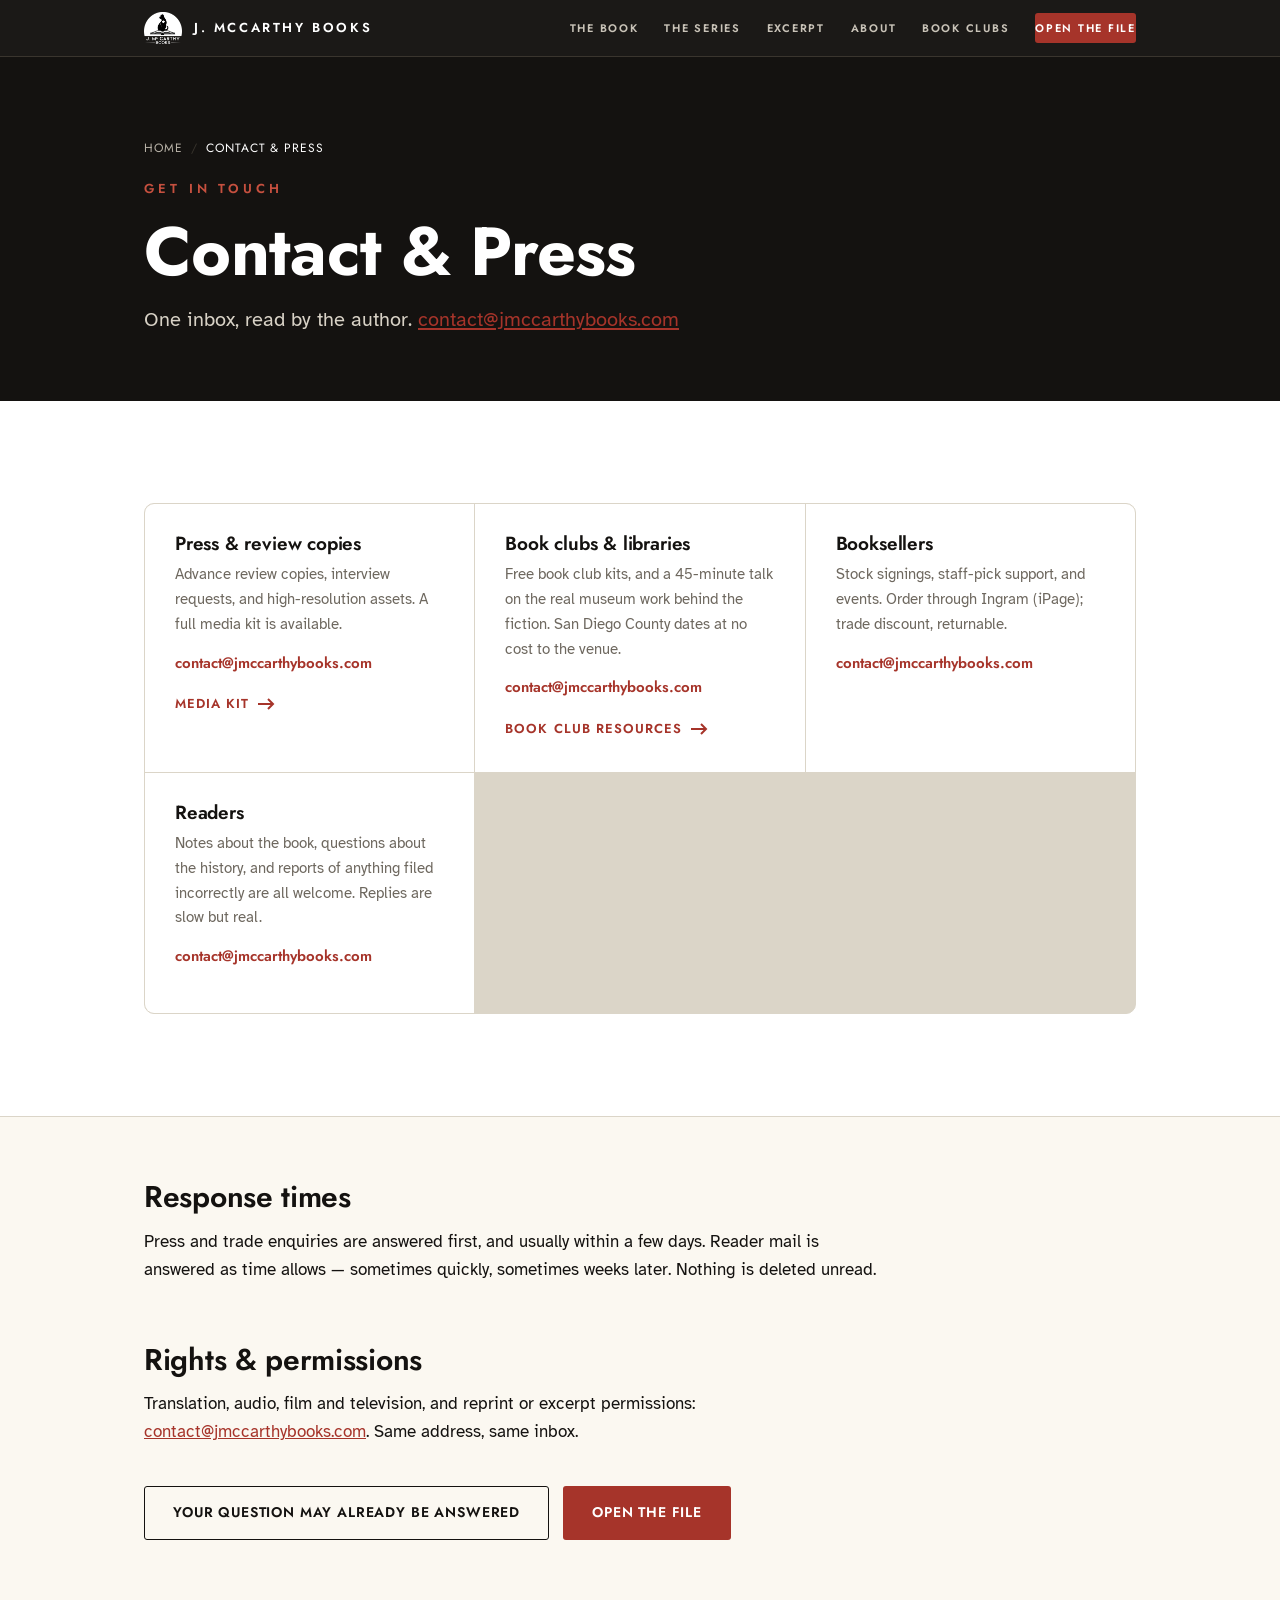
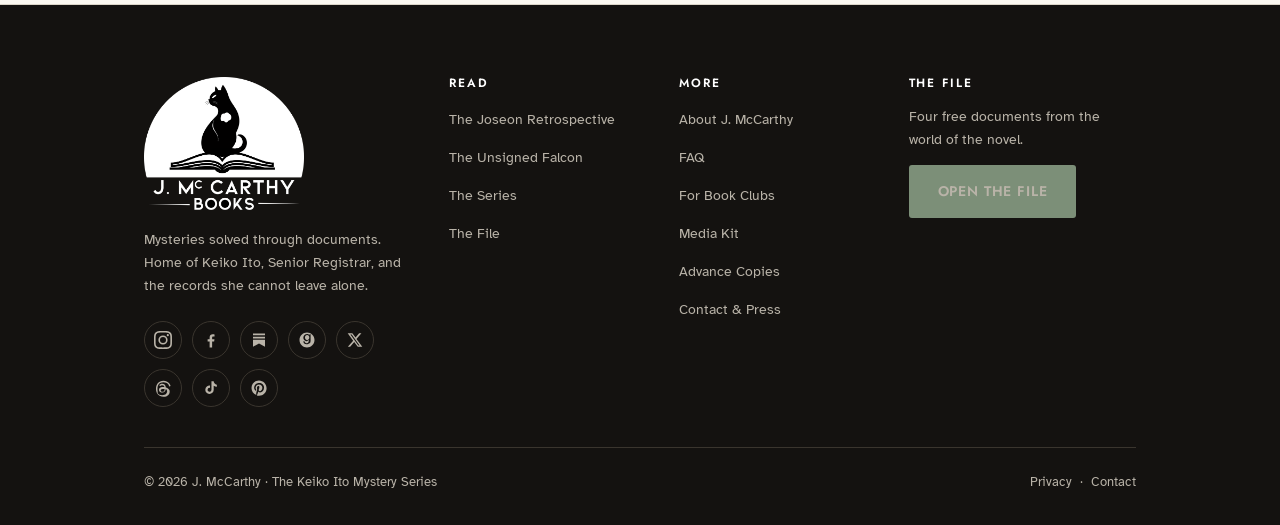
<file: contact.html>
<!DOCTYPE html>
<html lang="en">
<head>
  <meta charset="UTF-8">
  <meta name="viewport" content="width=device-width, initial-scale=1">
  <title>Contact &amp; Press — J. McCarthy Books</title>
  <meta name="description" content="Contact J. McCarthy: press and review copy requests, book club and library programming, bookseller enquiries, and reader mail.">
  <link rel="canonical" href="https://www.jmccarthybooks.com/contact">

  <meta property="og:type" content="website">
  <meta property="og:site_name" content="J. McCarthy Books">
  <meta property="og:title" content="Contact &amp; Press — J. McCarthy Books">
  <meta property="og:description" content="Press and review copy requests, book club and library programming, bookseller enquiries, and reader mail. One inbox, read by the author.">
  <meta property="og:url" content="https://www.jmccarthybooks.com/contact">
  <meta property="og:image" content="https://www.jmccarthybooks.com/assets/og-image.jpg">
  <meta name="twitter:card" content="summary_large_image">
  <meta name="twitter:title" content="Contact &amp; Press — J. McCarthy Books">
  <meta name="twitter:description" content="Press and review copy requests, book club and library programming, bookseller enquiries, and reader mail.">
  <meta name="twitter:image" content="https://www.jmccarthybooks.com/assets/og-image.jpg">

  <link rel="icon" href="assets/favicon-32.png" sizes="32x32">
  <link rel="apple-touch-icon" href="assets/favicon-180.png">
  <link rel="manifest" href="site.webmanifest">

  <link rel="preconnect" href="https://fonts.googleapis.com">
  <link rel="preconnect" href="https://fonts.gstatic.com" crossorigin>
  <link href="https://fonts.googleapis.com/css2?family=Jost:wght@400;500;600;700&family=Atkinson+Hyperlegible:ital,wght@0,400;0,700;1,400&display=swap" rel="stylesheet">
  <link rel="stylesheet" href="styles.css">

  <script type="application/ld+json">
  {
    "@context": "https://schema.org",
    "@graph": [
      {
        "@type": "BreadcrumbList",
        "itemListElement": [
          { "@type": "ListItem", "position": 1, "name": "Home", "item": "https://www.jmccarthybooks.com/" },
          { "@type": "ListItem", "position": 2, "name": "Contact & Press", "item": "https://www.jmccarthybooks.com/contact" }
        ]
      },
      {
        "@type": "ContactPage",
        "@id": "https://www.jmccarthybooks.com/contact#contactpage",
        "url": "https://www.jmccarthybooks.com/contact",
        "name": "Contact & Press — J. McCarthy Books",
        "description": "Contact J. McCarthy: press and review copy requests, book club and library programming, bookseller enquiries, and reader mail.",
        "inLanguage": "en",
        "about": { "@id": "https://www.jmccarthybooks.com/#person" },
        "mainEntity": {
          "@type": "Person",
          "@id": "https://www.jmccarthybooks.com/#person",
          "name": "J. McCarthy",
          "email": "contact@jmccarthybooks.com",
          "url": "https://www.jmccarthybooks.com/about",
          "contactPoint": [
            {
              "@type": "ContactPoint",
              "contactType": "press",
              "email": "contact@jmccarthybooks.com",
              "availableLanguage": "English"
            },
            {
              "@type": "ContactPoint",
              "contactType": "sales",
              "name": "Bookseller enquiries",
              "email": "contact@jmccarthybooks.com",
              "availableLanguage": "English"
            },
            {
              "@type": "ContactPoint",
              "contactType": "customer support",
              "name": "Reader mail",
              "email": "contact@jmccarthybooks.com",
              "availableLanguage": "English"
            }
          ]
        }
      }
    ]
  }
  </script>
</head>
<body>
  <a class="skip-link" href="#main">Skip to content</a>

  <!-- ===== HEADER ===== -->
  <header class="site-header">
    <div class="site-header__inner">
      <a class="brand" href="/" aria-label="J. McCarthy Books — home">
        <img src="assets/logo-mark-dark.png" alt="" width="38" height="32">
        <span class="brand__name">J. McCarthy Books</span>
      </a>
      <button class="nav-toggle" aria-label="Open menu" aria-expanded="false" aria-controls="primary-nav">
        <svg width="26" height="26" viewBox="0 0 24 24" fill="none" stroke="currentColor" stroke-width="2" aria-hidden="true"><line x1="3" y1="6" x2="21" y2="6"/><line x1="3" y1="12" x2="21" y2="12"/><line x1="3" y1="18" x2="21" y2="18"/></svg>
      </button>
      <nav class="nav" id="primary-nav" aria-label="Primary">
        <a href="/the-joseon-retrospective">The Book</a>
        <a href="/series">The Series</a>
        <a href="/excerpt">Excerpt</a>
        <a href="/about">About</a>
        <a href="/book-clubs">Book Clubs</a>
        <a class="nav__cta" href="/the-file">Open the File</a>
      </nav>
    </div>
  </header>

  <main id="main">

    <section class="page-hero">
      <div class="wrap">
        <nav class="breadcrumbs" aria-label="Breadcrumb">
          <ol>
            <li><a href="/">Home</a></li>
            <li aria-current="page">Contact &amp; Press</li>
          </ol>
        </nav>
        <span class="eyebrow eyebrow--light" style="margin-top:20px;">Get in touch</span>
        <h1>Contact &amp; Press</h1>
        <p class="lede">One inbox, read by the author. <a href="mailto:contact@jmccarthybooks.com">contact@jmccarthybooks.com</a></p>
      </div>
    </section>

    <!-- ===== THE FOUR DESKS ===== -->
    <section>
      <div class="wrap">
        <div class="contact-grid reveal">

          <div class="contact-card">
            <h3>Press &amp; review copies</h3>
            <p>Advance review copies, interview requests, and high-resolution assets. A full media kit is available.</p>
            <p><a href="mailto:contact@jmccarthybooks.com?subject=Press%20enquiry%20%E2%80%94%20The%20Joseon%20Retrospective">contact@jmccarthybooks.com</a></p>
            <a class="arrow-link" href="/media-kit">Media kit
              <svg width="18" height="14" viewBox="0 0 18 14" fill="none" stroke="currentColor" stroke-width="2" aria-hidden="true"><path d="M1 7h15M11 2l5 5-5 5"/></svg>
            </a>
          </div>

          <div class="contact-card">
            <h3>Book clubs &amp; libraries</h3>
            <p>Free book club kits, and a 45-minute talk on the real museum work behind the fiction. San Diego County dates at no cost to the venue.</p>
            <p><a href="mailto:contact@jmccarthybooks.com?subject=Book%20club%20%2F%20library%20enquiry">contact@jmccarthybooks.com</a></p>
            <a class="arrow-link" href="/book-clubs">Book club resources
              <svg width="18" height="14" viewBox="0 0 18 14" fill="none" stroke="currentColor" stroke-width="2" aria-hidden="true"><path d="M1 7h15M11 2l5 5-5 5"/></svg>
            </a>
          </div>

          <div class="contact-card">
            <h3>Booksellers</h3>
            <p>Stock signings, staff-pick support, and events. Order through Ingram (iPage); trade discount, returnable.</p>
            <p><a href="mailto:contact@jmccarthybooks.com?subject=Bookseller%20enquiry">contact@jmccarthybooks.com</a></p>
          </div>

          <div class="contact-card">
            <h3>Readers</h3>
            <p>Notes about the book, questions about the history, and reports of anything filed incorrectly are all welcome. Replies are slow but real.</p>
            <p><a href="mailto:contact@jmccarthybooks.com?subject=Hello">contact@jmccarthybooks.com</a></p>
          </div>

        </div>
      </div>
    </section>

    <!-- ===== HOUSEKEEPING ===== -->
    <section class="section--warm section--tight">
      <div class="wrap">
        <div class="prose reveal">
          <h2>Response times</h2>
          <p>Press and trade enquiries are answered first, and usually within a few days. Reader mail is answered as time allows &mdash; sometimes quickly, sometimes weeks later. Nothing is deleted unread.</p>

          <h2>Rights &amp; permissions</h2>
          <p>Translation, audio, film and television, and reprint or excerpt permissions: <a href="mailto:contact@jmccarthybooks.com?subject=Rights%20%26%20permissions%20enquiry">contact@jmccarthybooks.com</a>. Same address, same inbox.</p>
        </div>

        <div class="btn-row mt-3 reveal">
          <a class="btn btn--ghost" href="/faq">Your question may already be answered</a>
          <a class="btn btn--primary" href="/the-file">Open the file</a>
        </div>
      </div>
    </section>

  </main>

  <!-- ===== FOOTER ===== -->
  <footer class="site-footer">
    <div class="wrap">
      <div class="footer-grid">
        <div class="footer-brand">
          <img src="assets/logo-mark-dark.png" alt="J. McCarthy Books" width="160" height="133">
          <p>Mysteries solved through documents. Home of Keiko Ito, Senior Registrar, and the records she cannot leave alone.</p>
          <div class="footer-social mt-2">
            <a href="https://www.instagram.com/j.mccarthybooks/" aria-label="Instagram" rel="me noopener noreferrer" referrerpolicy="no-referrer" target="_blank"><svg width="18" height="18" viewBox="0 0 24 24" fill="currentColor" aria-hidden="true"><path d="M12 2.16c3.2 0 3.58.01 4.85.07 1.17.05 1.8.25 2.23.41.56.22.96.48 1.38.9.42.42.68.82.9 1.38.16.42.36 1.06.41 2.23.06 1.27.07 1.65.07 4.85s-.01 3.58-.07 4.85c-.05 1.17-.25 1.8-.41 2.23-.22.56-.48.96-.9 1.38-.42.42-.82.68-1.38.9-.42.16-1.06.36-2.23.41-1.27.06-1.65.07-4.85.07s-3.58-.01-4.85-.07c-1.17-.05-1.8-.25-2.23-.41-.56-.22-.96-.48-1.38-.9-.42-.42-.68-.82-.9-1.38-.16-.42-.36-1.06-.41-2.23-.06-1.27-.07-1.65-.07-4.85s.01-3.58.07-4.85c.05-1.17.25-1.8.41-2.23.22-.56.48-.96.9-1.38.42-.42.82-.68 1.38-.9.42-.16 1.06-.36 2.23-.41 1.27-.06 1.65-.07 4.85-.07M12 0C8.74 0 8.33.01 7.05.07 5.78.13 4.9.33 4.14.63c-.79.31-1.46.72-2.13 1.38C1.35 2.68.94 3.35.63 4.14.33 4.9.13 5.78.07 7.05.01 8.33 0 8.74 0 12s.01 3.67.07 4.95c.06 1.27.26 2.15.56 2.91.31.79.72 1.46 1.38 2.13.67.66 1.34 1.07 2.13 1.38.76.3 1.64.5 2.91.56C8.33 23.99 8.74 24 12 24s3.67-.01 4.95-.07c1.27-.06 2.15-.26 2.91-.56.79-.31 1.46-.72 2.13-1.38.66-.67 1.07-1.34 1.38-2.13.3-.76.5-1.64.56-2.91.06-1.28.07-1.69.07-4.95s-.01-3.67-.07-4.95c-.06-1.27-.26-2.15-.56-2.91-.31-.79-.72-1.46-1.38-2.13C21.32 1.35 20.65.94 19.86.63 19.1.33 18.22.13 16.95.07 15.67.01 15.26 0 12 0z"/><path d="M12 5.84A6.16 6.16 0 1 0 18.16 12 6.16 6.16 0 0 0 12 5.84zm0 10.16A4 4 0 1 1 16 12a4 4 0 0 1-4 4z"/><circle cx="18.41" cy="5.59" r="1.44"/></svg></a>
            <a href="https://www.facebook.com/JMcCarthyBooks" aria-label="Facebook" rel="me noopener noreferrer" referrerpolicy="no-referrer" target="_blank"><svg width="18" height="18" viewBox="0 0 24 24" fill="currentColor" aria-hidden="true"><path d="M13.5 22v-8h2.7l.4-3.1h-3.1V8.9c0-.9.25-1.5 1.55-1.5h1.65V4.6c-.3-.04-1.3-.13-2.45-.13-2.42 0-4.08 1.48-4.08 4.2v2.34H7.5V14h2.67v8h3.33z"/></svg></a>
            <a href="https://substack.com/@jmccarthybooks" aria-label="Substack" rel="me noopener noreferrer" referrerpolicy="no-referrer" target="_blank"><svg width="18" height="18" viewBox="0 0 24 24" fill="currentColor" aria-hidden="true"><path d="M4 3.2h16v2.4H4V3.2zm0 4.3h16v2.4H4V7.5zm0 4.3h16V21l-8-4.5L4 21v-9.2z"/></svg></a>
            <a href="https://goodreads.com/jmccarthybooks" aria-label="Goodreads" rel="me noopener noreferrer" referrerpolicy="no-referrer" target="_blank"><svg width="18" height="18" viewBox="0 0 24 24" fill="currentColor" aria-hidden="true"><path d="M12 2C6.5 2 2 6.5 2 12s4.5 10 10 10 10-4.5 10-10S17.5 2 12 2zm2.8 14.3c-.7 1-1.9 1.5-3.3 1.5-2.6 0-4.3-1.7-4.4-4h1.6c.1 1.4 1.1 2.5 2.8 2.5 2 0 2.9-1.4 2.9-3.6v-.9c-.6 1.1-1.8 1.7-3.1 1.7-2.5 0-4.2-2-4.2-4.7S9.6 4 12.1 4c1.3 0 2.5.6 3.1 1.7V4.2h1.6v8.4c0 1.4-.3 2.7-.9 3.7zM12.2 5.4c-1.7 0-2.9 1.4-2.9 3.4s1.2 3.4 2.9 3.4S15.1 10.8 15.1 8.8s-1.2-3.4-2.9-3.4z"/></svg></a>
            <a href="https://x.com/JMcCarthyBooks" aria-label="X" rel="me noopener noreferrer" referrerpolicy="no-referrer" target="_blank"><svg width="18" height="18" viewBox="0 0 24 24" fill="currentColor" aria-hidden="true"><path d="M17.53 3h3.02l-6.6 7.54L21.75 21h-6.06l-4.75-6.2L5.5 21H2.47l7.06-8.07L2.25 3h6.2l4.3 5.68L17.53 3zm-1.06 16.18h1.67L7.6 4.73H5.8l10.67 14.45z"/></svg></a>
            <a href="https://www.threads.com/@j.mccarthybooks" aria-label="Threads" rel="me noopener noreferrer" referrerpolicy="no-referrer" target="_blank"><svg width="18" height="18" viewBox="0 0 24 24" fill="currentColor" aria-hidden="true"><path d="M16.1 11.4c-.1-.05-.2-.1-.3-.14-.17-3.2-1.92-5.04-4.85-5.06h-.04c-1.75 0-3.21.75-4.1 2.11l1.61 1.1c.67-1.01 1.71-1.22 2.49-1.22h.03c.97 0 1.7.28 2.17.84.34.4.57.96.68 1.66-.85-.14-1.77-.18-2.75-.11-2.77.16-4.55 1.77-4.43 4.02.06 1.14.63 2.12 1.6 2.76.82.54 1.88.8 2.98.74 1.45-.08 2.59-.63 3.38-1.65.6-.77.98-1.77 1.15-3.03.7.42 1.21.98 1.5 1.65.48 1.14.51 3.01-1.01 4.53-1.34 1.33-2.94 1.91-5.37 1.93-2.69-.02-4.73-.88-6.05-2.56C5.28 17.66 4.65 15.6 4.63 13c.02-2.6.65-4.66 1.87-6.21C7.82 5.11 9.86 4.25 12.55 4.23c2.71.02 4.78.88 6.16 2.57.68.83 1.19 1.87 1.53 3.08l1.89-.5c-.41-1.49-1.06-2.78-1.94-3.85C18.42 3.35 15.79 2.25 12.56 2.23h-.01C9.32 2.25 6.72 3.36 4.99 5.53 3.45 7.46 2.65 10.14 2.63 13v.01c.02 2.85.82 5.53 2.36 7.46 1.73 2.17 4.33 3.28 7.56 3.3h.01c2.87-.02 4.9-.77 6.57-2.44 2.19-2.18 2.12-4.91 1.4-6.59-.52-1.2-1.51-2.18-2.86-2.84zm-4.62 5.66c-1.22.07-2.48-.48-2.54-1.64-.05-.86.61-1.82 2.62-1.94.23-.01.46-.02.68-.02.73 0 1.41.07 2.03.21-.23 2.88-1.58 3.33-2.79 3.39z"/></svg></a>
            <a href="https://www.tiktok.com/@jmccarthybooks" aria-label="TikTok" rel="me noopener noreferrer" referrerpolicy="no-referrer" target="_blank"><svg width="18" height="18" viewBox="0 0 24 24" fill="currentColor" aria-hidden="true"><path d="M16.6 5.8a4.3 4.3 0 0 1-1-2.8h-3v11.4a2.6 2.6 0 1 1-1.9-2.5V8.8a5.6 5.6 0 1 0 4.9 5.6V9.1a7.2 7.2 0 0 0 4.2 1.3V7.5a4.3 4.3 0 0 1-3.2-1.7z"/></svg></a>
            <a href="https://www.pinterest.com/JMcCarthyBooks" aria-label="Pinterest" rel="me noopener noreferrer" referrerpolicy="no-referrer" target="_blank"><svg width="18" height="18" viewBox="0 0 24 24" fill="currentColor" aria-hidden="true"><path d="M12 2C6.48 2 2 6.48 2 12c0 4.24 2.64 7.86 6.36 9.32-.09-.79-.17-2.01.04-2.88.19-.78 1.22-4.96 1.22-4.96s-.31-.62-.31-1.54c0-1.44.84-2.52 1.88-2.52.89 0 1.32.67 1.32 1.47 0 .89-.57 2.23-.86 3.47-.25 1.04.52 1.89 1.54 1.89 1.85 0 3.27-1.95 3.27-4.76 0-2.49-1.79-4.23-4.34-4.23-2.96 0-4.69 2.22-4.69 4.51 0 .89.34 1.85.77 2.37.09.1.1.19.07.29-.08.32-.25 1.04-.29 1.18-.4.19-.15.23-.35.14-1.29-.6-2.1-2.49-2.1-4.01 0-3.26 2.37-6.26 6.83-6.26 3.59 0 6.37 2.56 6.37 5.97 0 3.56-2.25 6.43-5.36 6.43-1.05 0-2.03-.55-2.37-1.19l-.64 2.46c-.23.9-.86 2.02-1.28 2.71.96.3 1.99.46 3.05.46 5.52 0 10-4.48 10-10S17.52 2 12 2z"/></svg></a>
          </div>
        </div>
        <div class="footer-col">
          <h4>Read</h4>
          <ul>
            <li><a href="/the-joseon-retrospective">The Joseon Retrospective</a></li>
            <li><a href="/the-unsigned-falcon">The Unsigned Falcon</a></li>
            <li><a href="/series">The Series</a></li>
            <li><a href="/the-file">The File</a></li>
          </ul>
        </div>
        <div class="footer-col">
          <h4>More</h4>
          <ul>
            <li><a href="/about">About J. McCarthy</a></li>
            <li><a href="/faq">FAQ</a></li>
            <li><a href="/book-clubs">For Book Clubs</a></li>
            <li><a href="/media-kit">Media Kit</a></li>
            <li><a href="/advance-copies">Advance Copies</a></li>
            <li><a href="/contact">Contact &amp; Press</a></li>
          </ul>
        </div>
        <div class="footer-col">
          <h4>The File</h4>
          <p style="font-size:14px;color:var(--muted-light);margin:0 0 14px;">Four free documents from the world of the novel.</p>
          <a class="btn btn--secondary" href="/the-file">Open the file</a>
        </div>
      </div>
      <div class="footer-bottom">
        <div>&copy; <span id="year">2026</span> J. McCarthy &middot; The Keiko Ito Mystery Series</div>
        <div>
          <a href="/privacy">Privacy</a> &nbsp;&middot;&nbsp;
          <a href="/contact">Contact</a>
        </div>
      </div>
    </div>
  </footer>

  <script src="retailers.js"></script>
  <script src="main.js" defer></script>
</body>
</html>
</file>
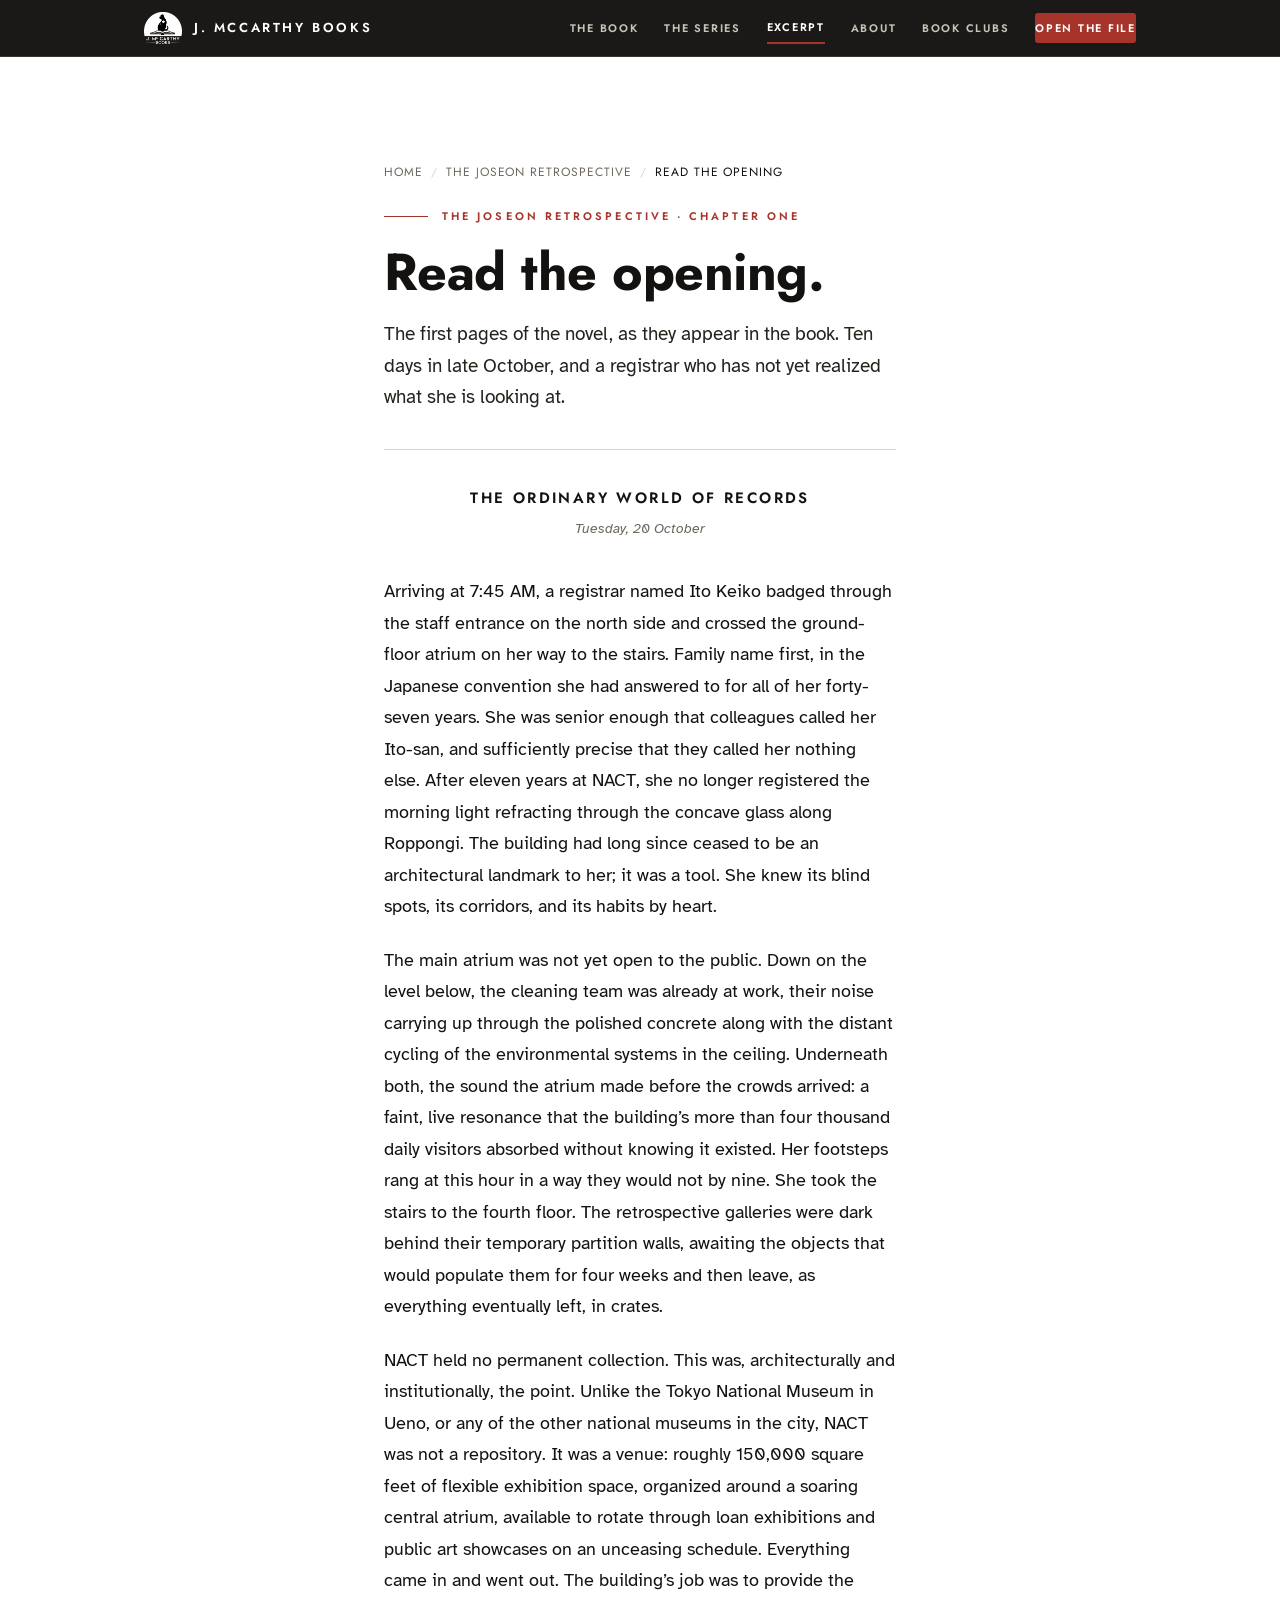
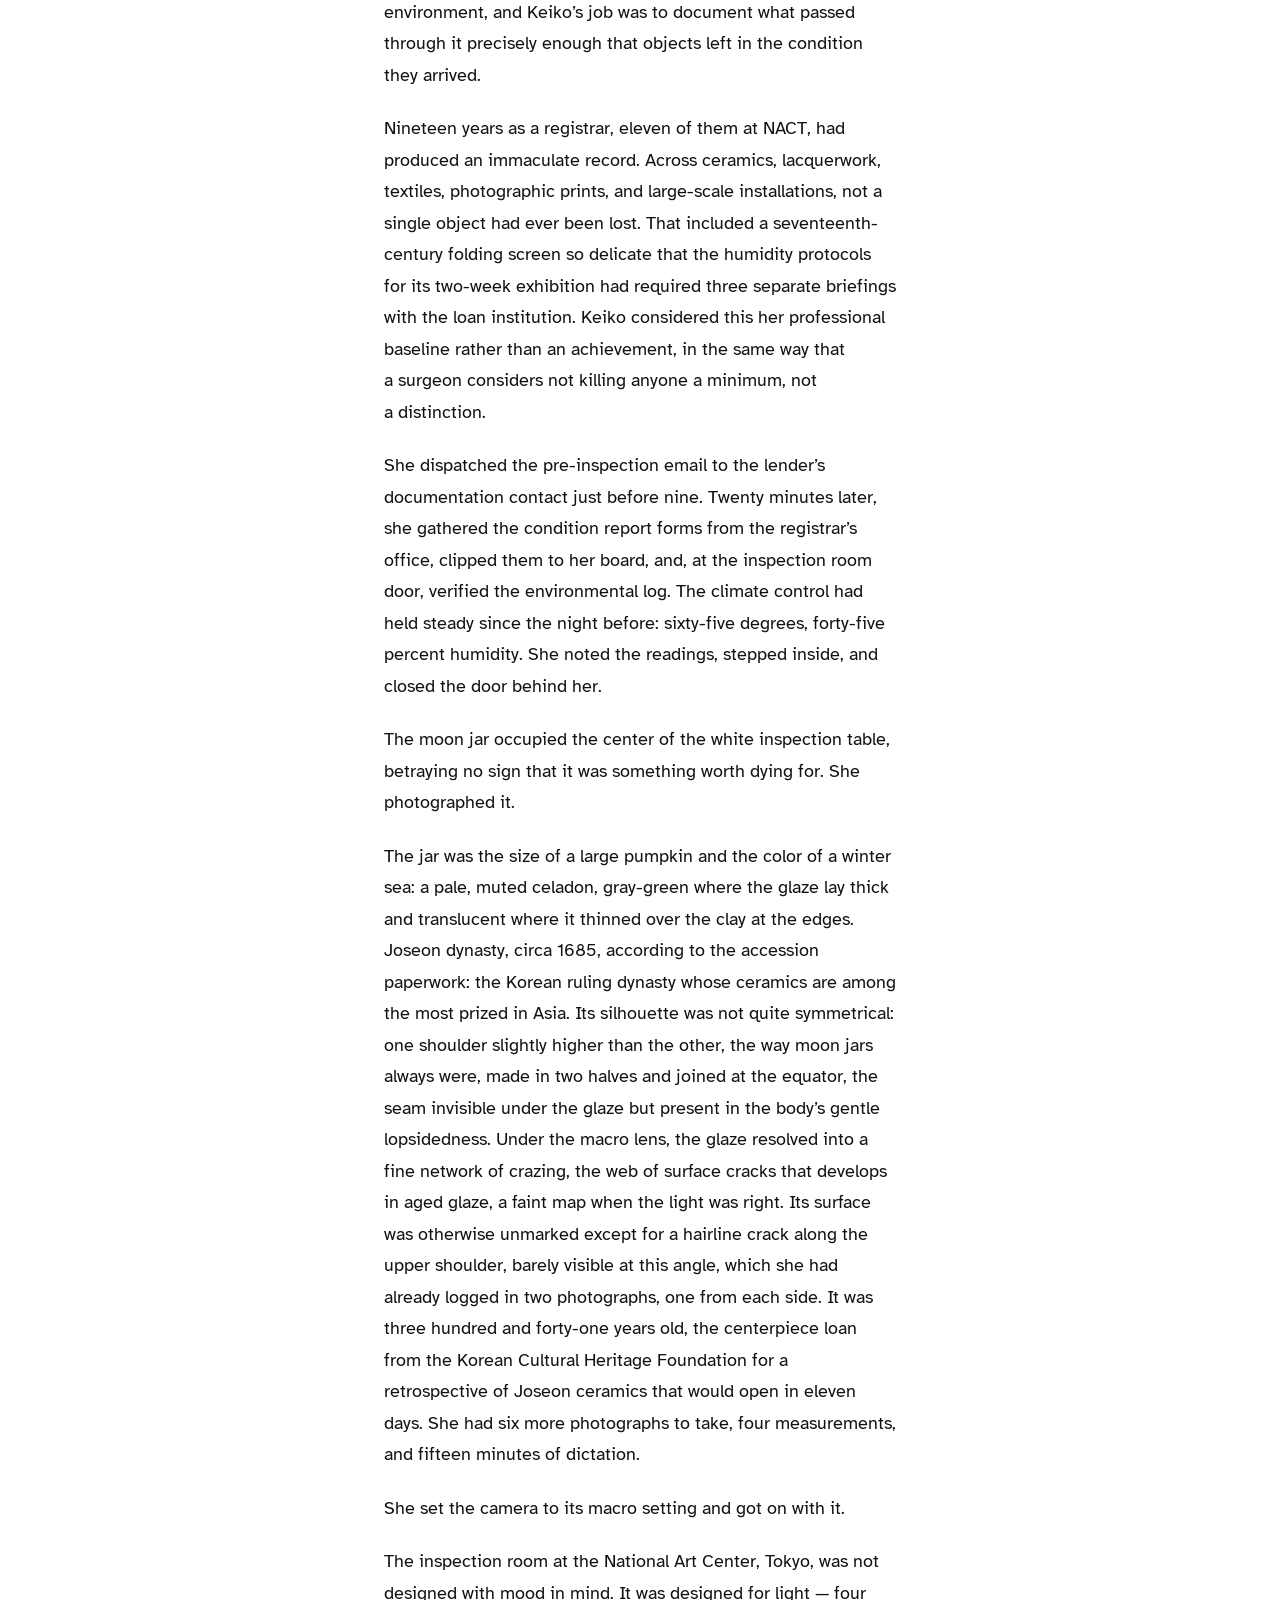
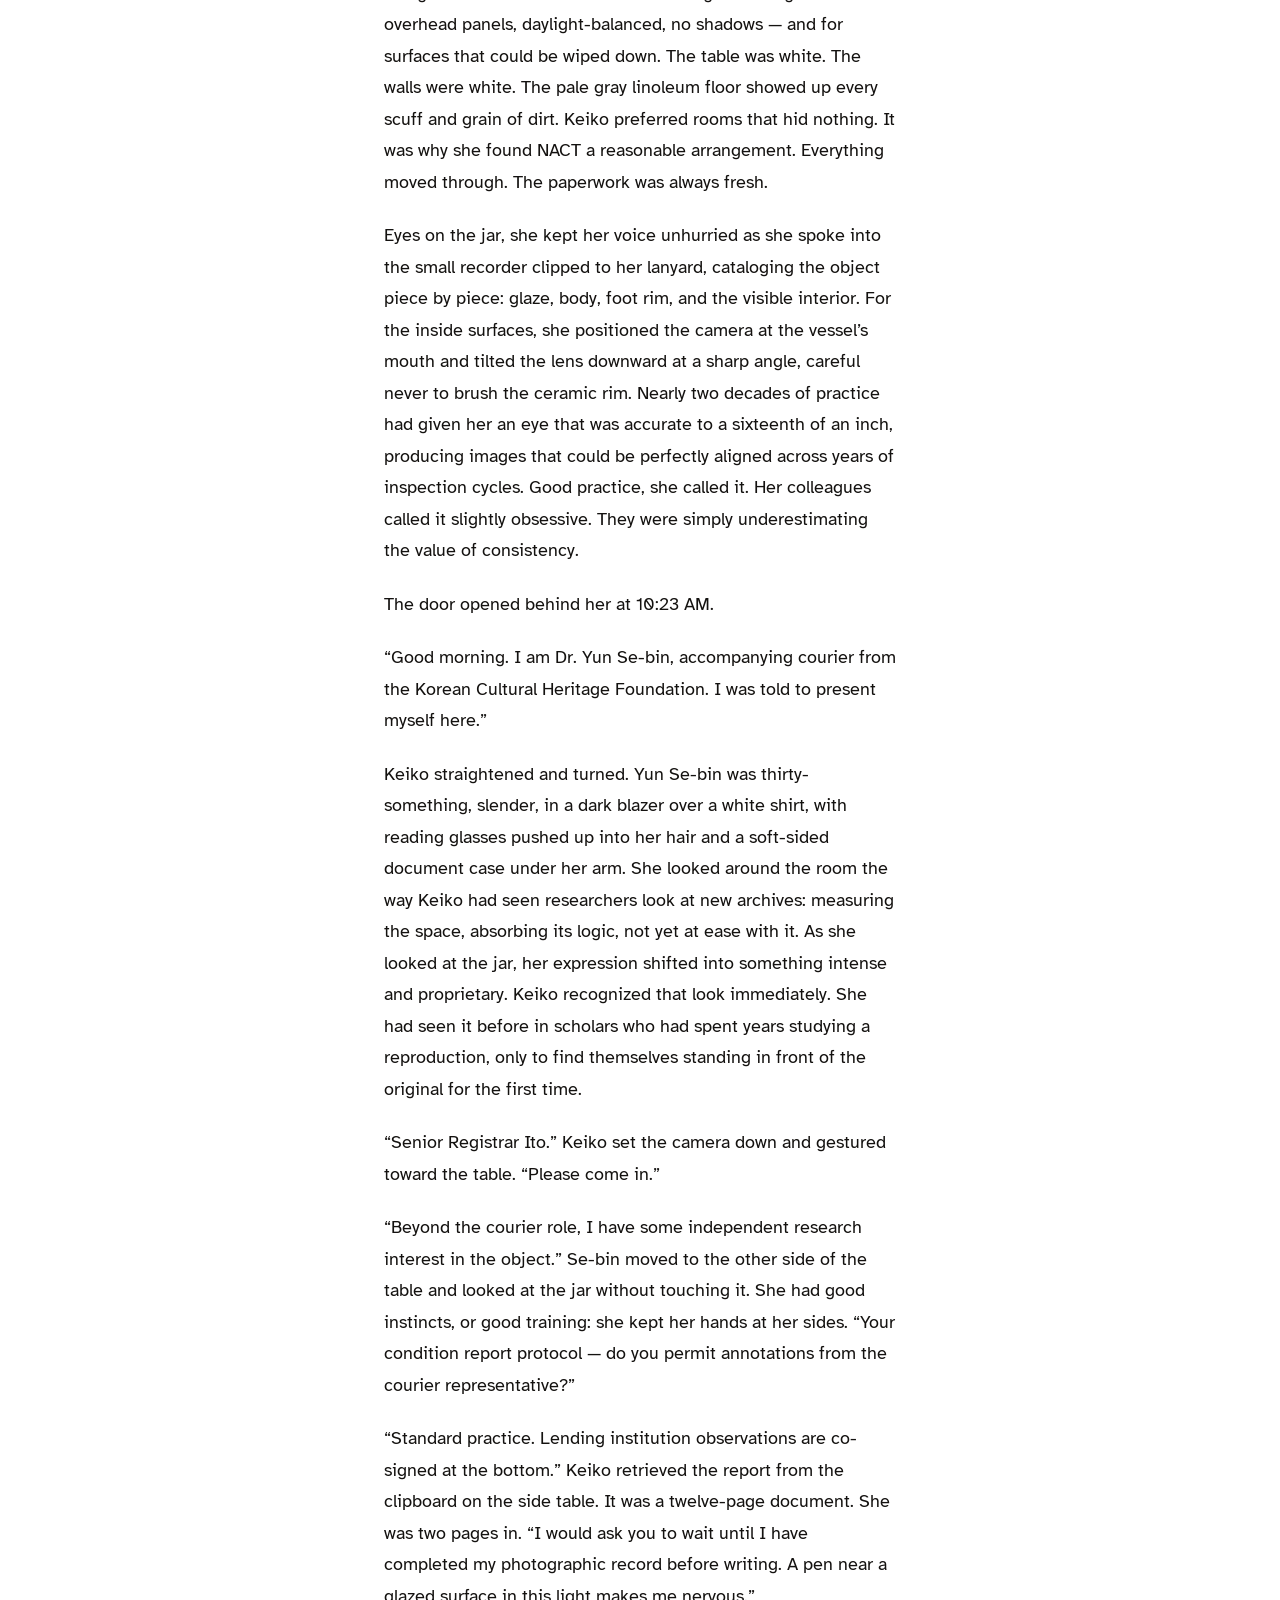
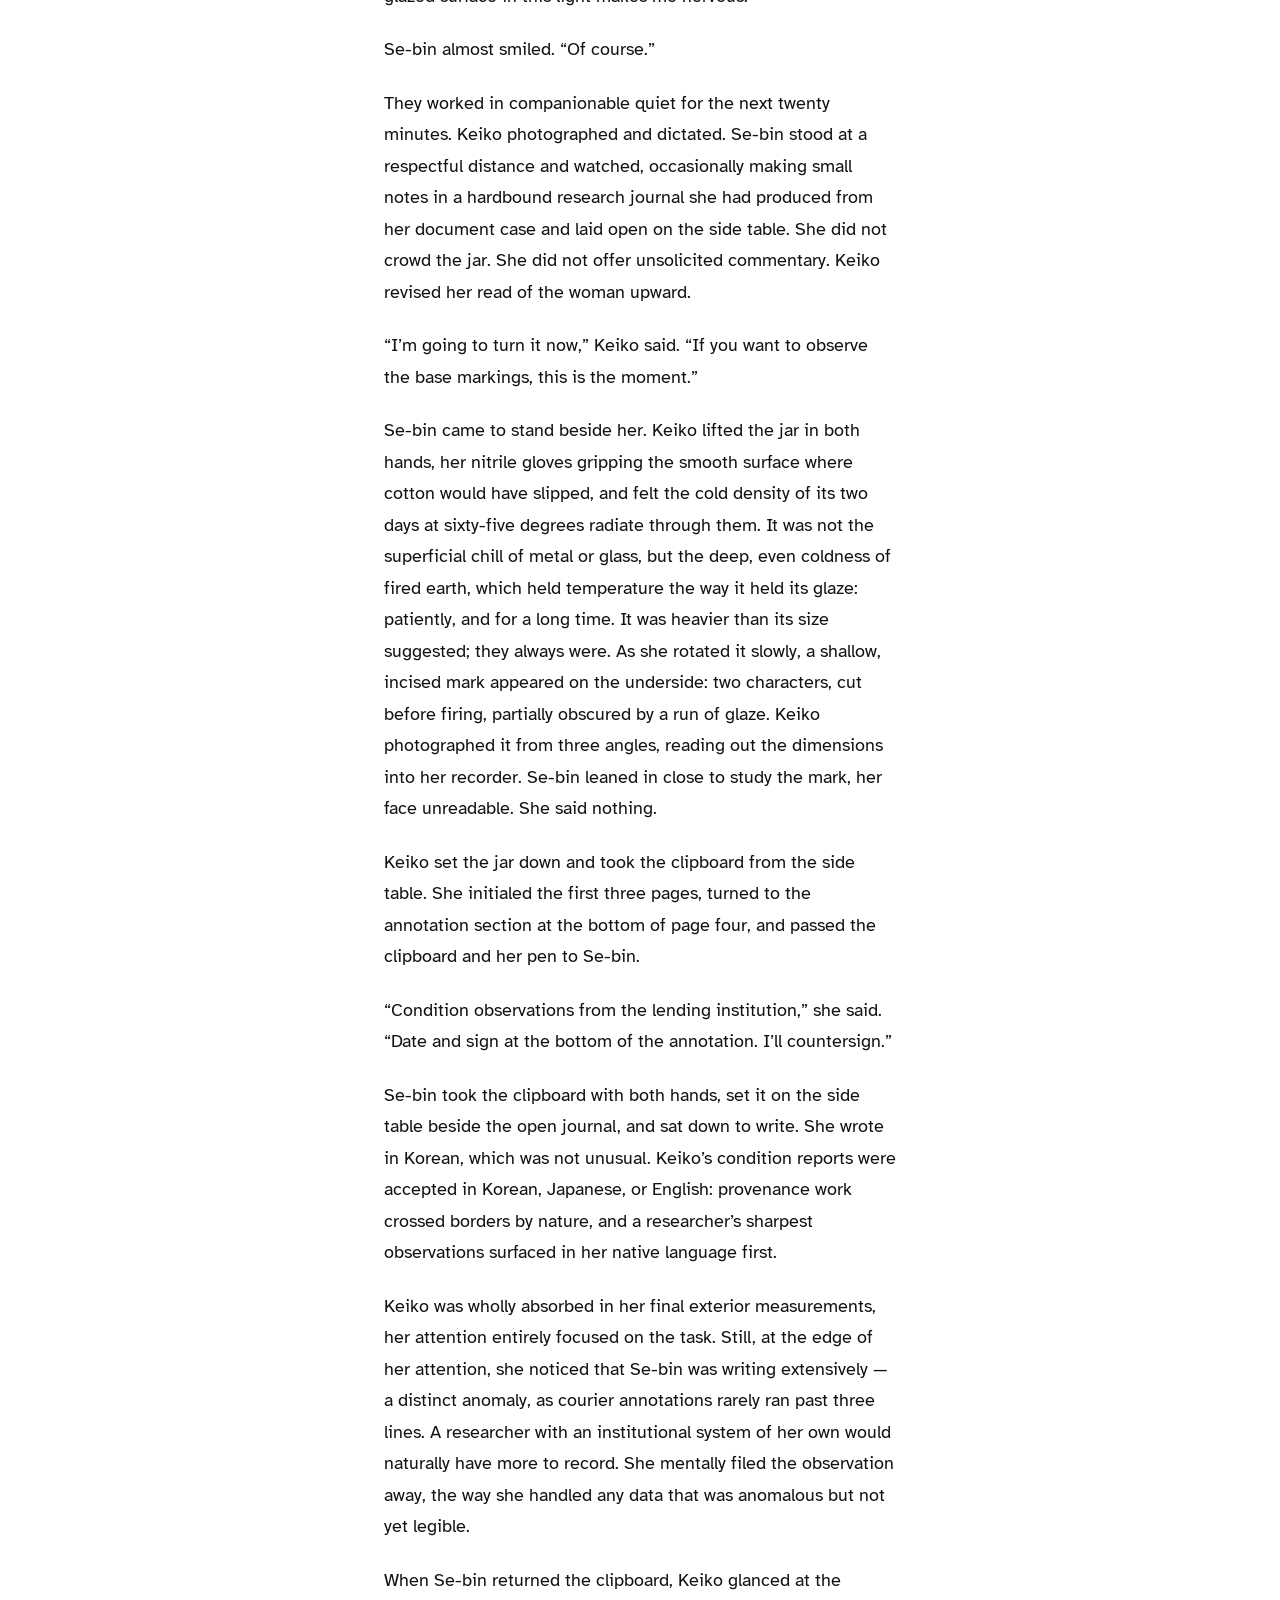
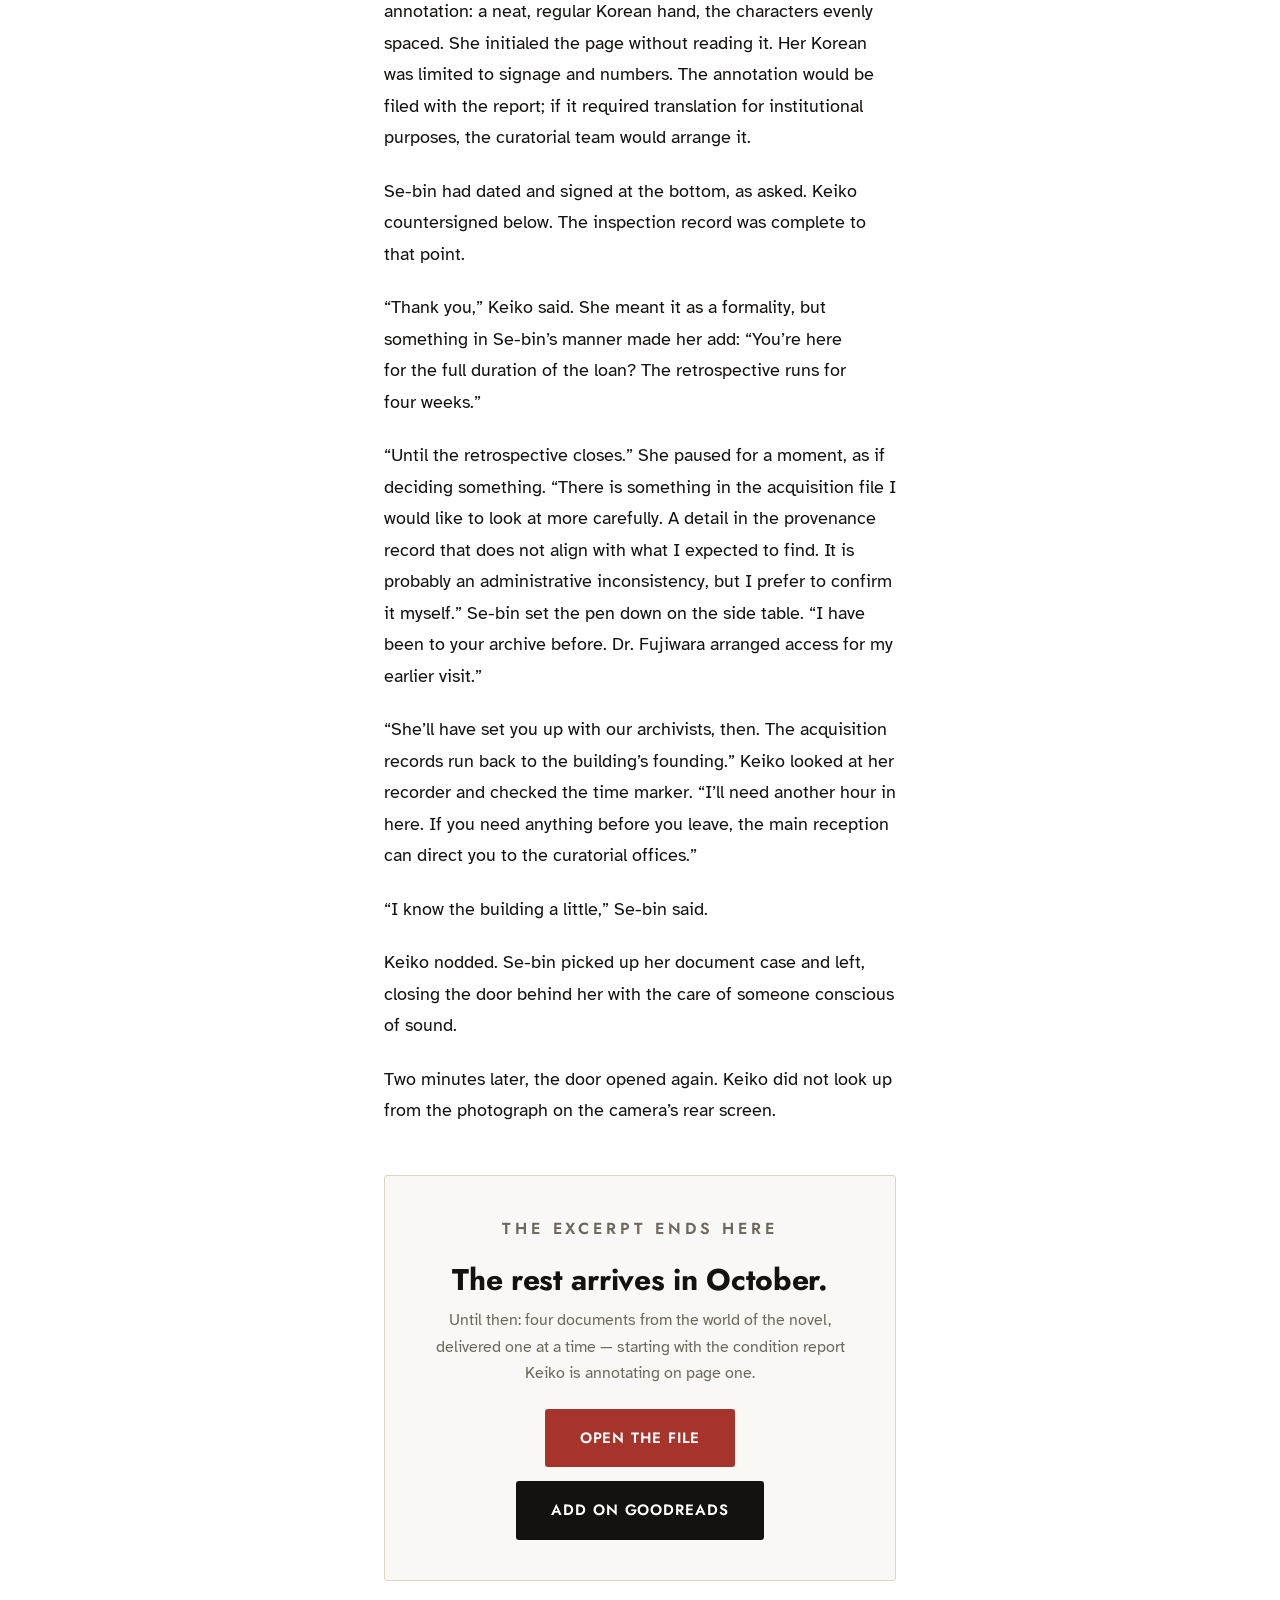
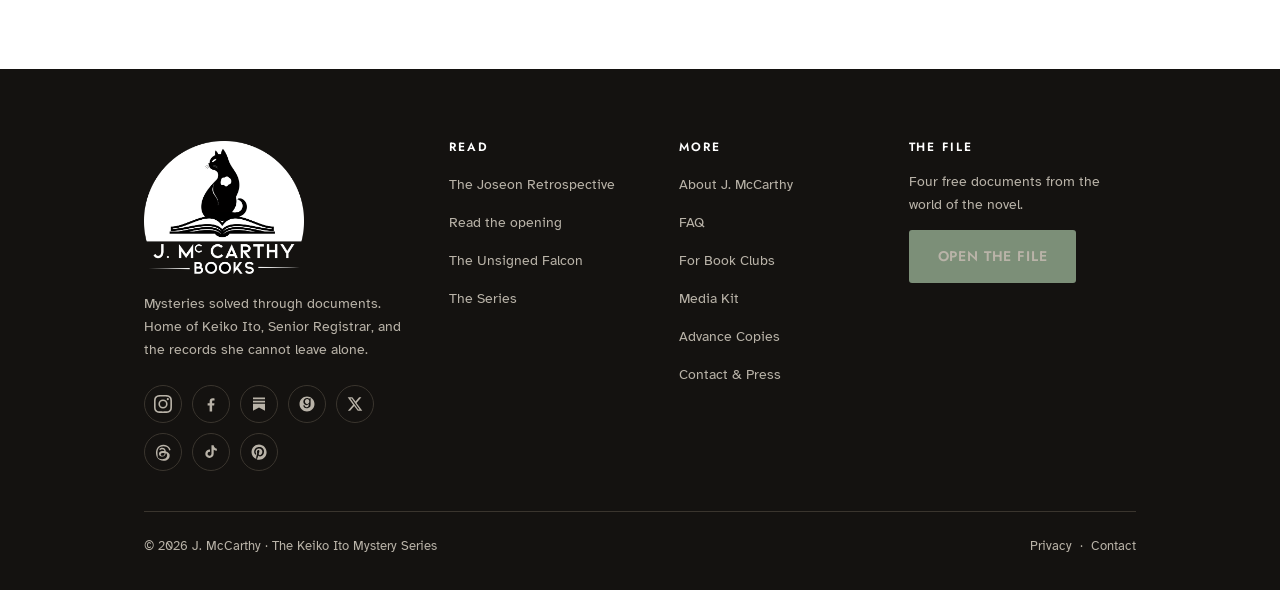
<file: excerpt.html>
<!DOCTYPE html>
<html lang="en">
<head>
  <meta charset="UTF-8">
  <meta name="viewport" content="width=device-width, initial-scale=1">
  <title>Read the opening — The Joseon Retrospective | J. McCarthy</title>
  <meta name="description" content="Read the opening of The Joseon Retrospective — Chapter One. Ten days in late October, a Tokyo museum registrar, and a celadon moon jar worth dying for.">
  <link rel="canonical" href="https://www.jmccarthybooks.com/excerpt">

  <meta property="og:type" content="article">
  <meta property="og:site_name" content="J. McCarthy Books">
  <meta property="og:title" content="Read the opening — The Joseon Retrospective">
  <meta property="og:description" content="The first pages of the novel. Ten days in late October, and a registrar who has not yet realized what she is looking at.">
  <meta property="og:url" content="https://www.jmccarthybooks.com/excerpt">
  <meta property="og:image" content="https://www.jmccarthybooks.com/assets/joseon-retrospective-cover.jpg">
  <meta name="twitter:card" content="summary_large_image">
  <meta name="twitter:title" content="Read the opening — The Joseon Retrospective">
  <meta name="twitter:description" content="The first pages of the novel. Ten days in late October, and a registrar who has not yet realized what she is looking at.">
  <meta name="twitter:image" content="https://www.jmccarthybooks.com/assets/joseon-retrospective-cover.jpg">

  <link rel="icon" href="assets/favicon-32.png" sizes="32x32">
  <link rel="apple-touch-icon" href="assets/favicon-180.png">
  <link rel="manifest" href="site.webmanifest">

  <link rel="preconnect" href="https://fonts.googleapis.com">
  <link rel="preconnect" href="https://fonts.gstatic.com" crossorigin>
  <link href="https://fonts.googleapis.com/css2?family=Jost:wght@400;500;600;700&family=Atkinson+Hyperlegible:ital,wght@0,400;0,700;1,400&display=swap" rel="stylesheet">
  <link rel="stylesheet" href="styles.css">

  <script type="application/ld+json">
  {
    "@context": "https://schema.org",
    "@graph": [
      {
        "@type": "BreadcrumbList",
        "itemListElement": [
          { "@type": "ListItem", "position": 1, "name": "Home", "item": "https://www.jmccarthybooks.com/" },
          { "@type": "ListItem", "position": 2, "name": "The Joseon Retrospective", "item": "https://www.jmccarthybooks.com/the-joseon-retrospective" },
          { "@type": "ListItem", "position": 3, "name": "Read the opening", "item": "https://www.jmccarthybooks.com/excerpt" }
        ]
      },
      {
        "@type": "WebPage",
        "@id": "https://www.jmccarthybooks.com/excerpt#webpage",
        "url": "https://www.jmccarthybooks.com/excerpt",
        "name": "Read the opening — The Joseon Retrospective",
        "description": "The opening chapter of The Joseon Retrospective by J. McCarthy.",
        "inLanguage": "en",
        "isPartOf": { "@id": "https://www.jmccarthybooks.com/#website" },
        "about": { "@id": "https://www.jmccarthybooks.com/the-joseon-retrospective#book" },
        "primaryImageOfPage": "https://www.jmccarthybooks.com/assets/joseon-retrospective-cover.jpg"
      }
    ]
  }
  </script>
</head>
<body>
  <a class="skip-link" href="#main">Skip to content</a>

  <!-- ===== HEADER ===== -->
  <header class="site-header">
    <div class="site-header__inner">
      <a class="brand" href="/" aria-label="J. McCarthy Books — home">
        <img src="assets/logo-mark-dark.png" alt="" width="38" height="32">
        <span class="brand__name">J. McCarthy Books</span>
      </a>
      <button class="nav-toggle" aria-label="Open menu" aria-expanded="false" aria-controls="primary-nav">
        <svg width="26" height="26" viewBox="0 0 24 24" fill="none" stroke="currentColor" stroke-width="2" aria-hidden="true"><line x1="3" y1="6" x2="21" y2="6"/><line x1="3" y1="12" x2="21" y2="12"/><line x1="3" y1="18" x2="21" y2="18"/></svg>
      </button>
      <nav class="nav" id="primary-nav" aria-label="Primary">
        <a href="/the-joseon-retrospective">The Book</a>
        <a href="/series">The Series</a>
        <a href="/excerpt" aria-current="page">Excerpt</a>
        <a href="/about">About</a>
        <a href="/book-clubs">Book Clubs</a>
        <a class="nav__cta" href="/the-file">Open the File</a>
      </nav>
    </div>
  </header>

  <main id="main">
    <article class="excerpt">
      <nav class="breadcrumbs" aria-label="Breadcrumb" style="padding-bottom:24px;">
        <ol>
          <li><a href="/">Home</a></li>
          <li><a href="/the-joseon-retrospective">The Joseon Retrospective</a></li>
          <li aria-current="page">Read the opening</li>
        </ol>
      </nav>

      <p class="excerpt-eyebrow"><span>The Joseon Retrospective &middot; Chapter One</span></p>
      <h1>Read the opening.</h1>
      <p class="excerpt-standfirst">The first pages of the novel, as they appear in the book. Ten days in late October, and a registrar who has not yet realized what she is looking at.</p>
      <hr class="excerpt-rule">

      <div class="excerpt-chapter">
        <p class="excerpt-chapter__title">The Ordinary World of Records</p>
        <p class="excerpt-chapter__date">Tuesday, 20 October</p>
      </div>

      <div class="excerpt-body">
          <p>Arriving at 7:45 AM, a registrar named Ito Keiko badged through the staff entrance on the north side and crossed the ground-floor atrium on her way to the stairs. Family name first, in the Japanese convention she had answered to for all of her forty-seven years. She was senior enough that colleagues called her Ito-san, and sufficiently precise that they called her nothing else. After eleven years at NACT, she no longer registered the morning light refracting through the concave glass along Roppongi. The building had long since ceased to be an architectural landmark to her; it was a tool. She knew its blind spots, its corridors, and its habits by heart.</p>
          <p>The main atrium was not yet open to the public. Down on the level below, the cleaning team was already at work, their noise carrying up through the polished concrete along with the distant cycling of the environmental systems in the ceiling. Underneath both, the sound the atrium made before the crowds arrived: a faint, live resonance that the building&rsquo;s more than four thousand daily visitors absorbed without knowing it existed. Her footsteps rang at this hour in a way they would not by nine. She took the stairs to the fourth floor. The retrospective galleries were dark behind their temporary partition walls, awaiting the objects that would populate them for four weeks and then leave, as everything eventually left, in crates.</p>
          <p>NACT held no permanent collection. This was, architecturally and institutionally, the point. Unlike the Tokyo National Museum in Ueno, or any of the other national museums in the city, NACT was not a repository. It was a venue: roughly 150,000 square feet of flexible exhibition space, organized around a soaring central atrium, available to rotate through loan exhibitions and public art showcases on an unceasing schedule. Everything came in and went out. The building&rsquo;s job was to provide the environment, and Keiko&rsquo;s job was to document what passed through it precisely enough that objects left in the condition they arrived.</p>
          <p>Nineteen years as a registrar, eleven of them at NACT, had produced an immaculate record. Across ceramics, lacquerwork, textiles, photographic prints, and large-scale installations, not a single object had ever been lost. That included a seventeenth-century folding screen so delicate that the humidity protocols for its two-week exhibition had required three separate briefings with the loan institution. Keiko considered this her professional baseline rather than an achievement, in the same way that a surgeon considers not killing anyone a minimum, not a distinction.</p>
          <p>She dispatched the pre-inspection email to the lender&rsquo;s documentation contact just before nine. Twenty minutes later, she gathered the condition report forms from the registrar&rsquo;s office, clipped them to her board, and, at the inspection room door, verified the environmental log. The climate control had held steady since the night before: sixty-five degrees, forty-five percent humidity. She noted the readings, stepped inside, and closed the door behind her.</p>
          <p>The moon jar occupied the center of the white inspection table, betraying no sign that it was something worth dying for. She photographed it.</p>
          <p>The jar was the size of a large pumpkin and the color of a winter sea: a pale, muted celadon, gray-green where the glaze lay thick and translucent where it thinned over the clay at the edges. Joseon dynasty, circa 1685, according to the accession paperwork: the Korean ruling dynasty whose ceramics are among the most prized in Asia. Its silhouette was not quite symmetrical: one shoulder slightly higher than the other, the way moon jars always were, made in two halves and joined at the equator, the seam invisible under the glaze but present in the body&rsquo;s gentle lopsidedness. Under the macro lens, the glaze resolved into a fine network of crazing, the web of surface cracks that develops in aged glaze, a faint map when the light was right. Its surface was otherwise unmarked except for a hairline crack along the upper shoulder, barely visible at this angle, which she had already logged in two photographs, one from each side. It was three hundred and forty-one years old, the centerpiece loan from the Korean Cultural Heritage Foundation for a retrospective of Joseon ceramics that would open in eleven days. She had six more photographs to take, four measurements, and fifteen minutes of dictation.</p>
          <p>She set the camera to its macro setting and got on with it.</p>
          <p>The inspection room at the National Art Center, Tokyo, was not designed with mood in mind. It was designed for light &mdash; four overhead panels, daylight-balanced, no shadows &mdash; and for surfaces that could be wiped down. The table was white. The walls were white. The pale gray linoleum floor showed up every scuff and grain of dirt. Keiko preferred rooms that hid nothing. It was why she found NACT a reasonable arrangement. Everything moved through. The paperwork was always fresh.</p>
          <p>Eyes on the jar, she kept her voice unhurried as she spoke into the small recorder clipped to her lanyard, cataloging the object piece by piece: glaze, body, foot rim, and the visible interior. For the inside surfaces, she positioned the camera at the vessel&rsquo;s mouth and tilted the lens downward at a sharp angle, careful never to brush the ceramic rim. Nearly two decades of practice had given her an eye that was accurate to a sixteenth of an inch, producing images that could be perfectly aligned across years of inspection cycles. Good practice, she called it. Her colleagues called it slightly obsessive. They were simply underestimating the value of consistency.</p>
          <p>The door opened behind her at 10:23 AM.</p>
          <p>&ldquo;Good morning. I am Dr. Yun Se-bin, accompanying courier from the Korean Cultural Heritage Foundation. I was told to present myself here.&rdquo;</p>
          <p>Keiko straightened and turned. Yun Se-bin was thirty-something, slender, in a dark blazer over a white shirt, with reading glasses pushed up into her hair and a soft-sided document case under her arm. She looked around the room the way Keiko had seen researchers look at new archives: measuring the space, absorbing its logic, not yet at ease with it. As she looked at the jar, her expression shifted into something intense and proprietary. Keiko recognized that look immediately. She had seen it before in scholars who had spent years studying a reproduction, only to find themselves standing in front of the original for the first time.</p>
          <p>&ldquo;Senior Registrar Ito.&rdquo; Keiko set the camera down and gestured toward the table. &ldquo;Please come in.&rdquo;</p>
          <p>&ldquo;Beyond the courier role, I have some independent research interest in the object.&rdquo; Se-bin moved to the other side of the table and looked at the jar without touching it. She had good instincts, or good training: she kept her hands at her sides. &ldquo;Your condition report protocol &mdash; do you permit annotations from the courier representative?&rdquo;</p>
          <p>&ldquo;Standard practice. Lending institution observations are co-signed at the bottom.&rdquo; Keiko retrieved the report from the clipboard on the side table. It was a twelve-page document. She was two pages in. &ldquo;I would ask you to wait until I have completed my photographic record before writing. A pen near a glazed surface in this light makes me nervous.&rdquo;</p>
          <p>Se-bin almost smiled. &ldquo;Of course.&rdquo;</p>
          <p>They worked in companionable quiet for the next twenty minutes. Keiko photographed and dictated. Se-bin stood at a respectful distance and watched, occasionally making small notes in a hardbound research journal she had produced from her document case and laid open on the side table. She did not crowd the jar. She did not offer unsolicited commentary. Keiko revised her read of the woman upward.</p>
          <p>&ldquo;I&rsquo;m going to turn it now,&rdquo; Keiko said. &ldquo;If you want to observe the base markings, this is the moment.&rdquo;</p>
          <p>Se-bin came to stand beside her. Keiko lifted the jar in both hands, her nitrile gloves gripping the smooth surface where cotton would have slipped, and felt the cold density of its two days at sixty-five degrees radiate through them. It was not the superficial chill of metal or glass, but the deep, even coldness of fired earth, which held temperature the way it held its glaze: patiently, and for a long time. It was heavier than its size suggested; they always were. As she rotated it slowly, a shallow, incised mark appeared on the underside: two characters, cut before firing, partially obscured by a run of glaze. Keiko photographed it from three angles, reading out the dimensions into her recorder. Se-bin leaned in close to study the mark, her face unreadable. She said nothing.</p>
          <p>Keiko set the jar down and took the clipboard from the side table. She initialed the first three pages, turned to the annotation section at the bottom of page four, and passed the clipboard and her pen to Se-bin.</p>
          <p>&ldquo;Condition observations from the lending institution,&rdquo; she said. &ldquo;Date and sign at the bottom of the annotation. I&rsquo;ll countersign.&rdquo;</p>
          <p>Se-bin took the clipboard with both hands, set it on the side table beside the open journal, and sat down to write. She wrote in Korean, which was not unusual. Keiko&rsquo;s condition reports were accepted in Korean, Japanese, or English: provenance work crossed borders by nature, and a researcher&rsquo;s sharpest observations surfaced in her native language first.</p>
          <p>Keiko was wholly absorbed in her final exterior measurements, her attention entirely focused on the task. Still, at the edge of her attention, she noticed that Se-bin was writing extensively &mdash; a distinct anomaly, as courier annotations rarely ran past three lines. A researcher with an institutional system of her own would naturally have more to record. She mentally filed the observation away, the way she handled any data that was anomalous but not yet legible.</p>
          <p>When Se-bin returned the clipboard, Keiko glanced at the annotation: a neat, regular Korean hand, the characters evenly spaced. She initialed the page without reading it. Her Korean was limited to signage and numbers. The annotation would be filed with the report; if it required translation for institutional purposes, the curatorial team would arrange it.</p>
          <p>Se-bin had dated and signed at the bottom, as asked. Keiko countersigned below. The inspection record was complete to that point.</p>
          <p>&ldquo;Thank you,&rdquo; Keiko said. She meant it as a formality, but something in Se-bin&rsquo;s manner made her add: &ldquo;You&rsquo;re here for the full duration of the loan? The retrospective runs for four weeks.&rdquo;</p>
          <p>&ldquo;Until the retrospective closes.&rdquo; She paused for a moment, as if deciding something. &ldquo;There is something in the acquisition file I would like to look at more carefully. A detail in the provenance record that does not align with what I expected to find. It is probably an administrative inconsistency, but I prefer to confirm it myself.&rdquo; Se-bin set the pen down on the side table. &ldquo;I have been to your archive before. Dr. Fujiwara arranged access for my earlier visit.&rdquo;</p>
          <p>&ldquo;She&rsquo;ll have set you up with our archivists, then. The acquisition records run back to the building&rsquo;s founding.&rdquo; Keiko looked at her recorder and checked the time marker. &ldquo;I&rsquo;ll need another hour in here. If you need anything before you leave, the main reception can direct you to the curatorial offices.&rdquo;</p>
          <p>&ldquo;I know the building a little,&rdquo; Se-bin said.</p>
          <p>Keiko nodded. Se-bin picked up her document case and left, closing the door behind her with the care of someone conscious of sound.</p>
          <p>Two minutes later, the door opened again. Keiko did not look up from the photograph on the camera&rsquo;s rear screen.</p>
      </div>

      <aside class="excerpt-cta">
        <p class="excerpt-cta__eyebrow">The excerpt ends here</p>
        <h2>The rest arrives in October.</h2>
        <p>Until then: four documents from the world of the novel, delivered one at a time &mdash; starting with the condition report Keiko is annotating on page one.</p>
        <div class="btn-row" style="justify-content:center;">
          <a class="btn btn--primary btn--lg" href="/the-file">Open the file</a>
          <!-- Shown once cfg.joseon.goodreadsBookUrl is set (§9). -->
          <a class="btn btn--ink btn--lg" data-goodreads href="#" hidden>Add on Goodreads</a>
        </div>
      </aside>
    </article>
  </main>

  <!-- ===== FOOTER ===== -->
  <footer class="site-footer">
    <div class="wrap">
      <div class="footer-grid">
        <div class="footer-brand">
          <img src="assets/logo-mark-dark.png" alt="J. McCarthy Books" width="160" height="133">
          <p>Mysteries solved through documents. Home of Keiko Ito, Senior Registrar, and the records she cannot leave alone.</p>
          <div class="footer-social mt-2">
            <a href="https://www.instagram.com/j.mccarthybooks/" aria-label="Instagram" rel="me noopener noreferrer" referrerpolicy="no-referrer" target="_blank"><svg width="18" height="18" viewBox="0 0 24 24" fill="currentColor" aria-hidden="true"><path d="M12 2.16c3.2 0 3.58.01 4.85.07 1.17.05 1.8.25 2.23.41.56.22.96.48 1.38.9.42.42.68.82.9 1.38.16.42.36 1.06.41 2.23.06 1.27.07 1.65.07 4.85s-.01 3.58-.07 4.85c-.05 1.17-.25 1.8-.41 2.23-.22.56-.48.96-.9 1.38-.42.42-.82.68-1.38.9-.42.16-1.06.36-2.23.41-1.27.06-1.65.07-4.85.07s-3.58-.01-4.85-.07c-1.17-.05-1.8-.25-2.23-.41-.56-.22-.96-.48-1.38-.9-.42-.42-.68-.82-.9-1.38-.16-.42-.36-1.06-.41-2.23-.06-1.27-.07-1.65-.07-4.85s.01-3.58.07-4.85c.05-1.17.25-1.8.41-2.23.22-.56.48-.96.9-1.38.42-.42.82-.68 1.38-.9.42-.16 1.06-.36 2.23-.41 1.27-.06 1.65-.07 4.85-.07M12 0C8.74 0 8.33.01 7.05.07 5.78.13 4.9.33 4.14.63c-.79.31-1.46.72-2.13 1.38C1.35 2.68.94 3.35.63 4.14.33 4.9.13 5.78.07 7.05.01 8.33 0 8.74 0 12s.01 3.67.07 4.95c.06 1.27.26 2.15.56 2.91.31.79.72 1.46 1.38 2.13.67.66 1.34 1.07 2.13 1.38.76.3 1.64.5 2.91.56C8.33 23.99 8.74 24 12 24s3.67-.01 4.95-.07c1.27-.06 2.15-.26 2.91-.56.79-.31 1.46-.72 2.13-1.38.66-.67 1.07-1.34 1.38-2.13.3-.76.5-1.64.56-2.91.06-1.28.07-1.69.07-4.95s-.01-3.67-.07-4.95c-.06-1.27-.26-2.15-.56-2.91-.31-.79-.72-1.46-1.38-2.13C21.32 1.35 20.65.94 19.86.63 19.1.33 18.22.13 16.95.07 15.67.01 15.26 0 12 0z"/><path d="M12 5.84A6.16 6.16 0 1 0 18.16 12 6.16 6.16 0 0 0 12 5.84zm0 10.16A4 4 0 1 1 16 12a4 4 0 0 1-4 4z"/><circle cx="18.41" cy="5.59" r="1.44"/></svg></a>
            <a href="https://www.facebook.com/JMcCarthyBooks" aria-label="Facebook" rel="me noopener noreferrer" referrerpolicy="no-referrer" target="_blank"><svg width="18" height="18" viewBox="0 0 24 24" fill="currentColor" aria-hidden="true"><path d="M13.5 22v-8h2.7l.4-3.1h-3.1V8.9c0-.9.25-1.5 1.55-1.5h1.65V4.6c-.3-.04-1.3-.13-2.45-.13-2.42 0-4.08 1.48-4.08 4.2v2.34H7.5V14h2.67v8h3.33z"/></svg></a>
            <a href="https://substack.com/@jmccarthybooks" aria-label="Substack" rel="me noopener noreferrer" referrerpolicy="no-referrer" target="_blank"><svg width="18" height="18" viewBox="0 0 24 24" fill="currentColor" aria-hidden="true"><path d="M4 3.2h16v2.4H4V3.2zm0 4.3h16v2.4H4V7.5zm0 4.3h16V21l-8-4.5L4 21v-9.2z"/></svg></a>
            <a href="https://goodreads.com/jmccarthybooks" aria-label="Goodreads" rel="me noopener noreferrer" referrerpolicy="no-referrer" target="_blank"><svg width="18" height="18" viewBox="0 0 24 24" fill="currentColor" aria-hidden="true"><path d="M12 2C6.5 2 2 6.5 2 12s4.5 10 10 10 10-4.5 10-10S17.5 2 12 2zm2.8 14.3c-.7 1-1.9 1.5-3.3 1.5-2.6 0-4.3-1.7-4.4-4h1.6c.1 1.4 1.1 2.5 2.8 2.5 2 0 2.9-1.4 2.9-3.6v-.9c-.6 1.1-1.8 1.7-3.1 1.7-2.5 0-4.2-2-4.2-4.7S9.6 4 12.1 4c1.3 0 2.5.6 3.1 1.7V4.2h1.6v8.4c0 1.4-.3 2.7-.9 3.7zM12.2 5.4c-1.7 0-2.9 1.4-2.9 3.4s1.2 3.4 2.9 3.4S15.1 10.8 15.1 8.8s-1.2-3.4-2.9-3.4z"/></svg></a>
            <a href="https://x.com/JMcCarthyBooks" aria-label="X" rel="me noopener noreferrer" referrerpolicy="no-referrer" target="_blank"><svg width="18" height="18" viewBox="0 0 24 24" fill="currentColor" aria-hidden="true"><path d="M17.53 3h3.02l-6.6 7.54L21.75 21h-6.06l-4.75-6.2L5.5 21H2.47l7.06-8.07L2.25 3h6.2l4.3 5.68L17.53 3zm-1.06 16.18h1.67L7.6 4.73H5.8l10.67 14.45z"/></svg></a>
            <a href="https://www.threads.com/@j.mccarthybooks" aria-label="Threads" rel="me noopener noreferrer" referrerpolicy="no-referrer" target="_blank"><svg width="18" height="18" viewBox="0 0 24 24" fill="currentColor" aria-hidden="true"><path d="M16.1 11.4c-.1-.05-.2-.1-.3-.14-.17-3.2-1.92-5.04-4.85-5.06h-.04c-1.75 0-3.21.75-4.1 2.11l1.61 1.1c.67-1.01 1.71-1.22 2.49-1.22h.03c.97 0 1.7.28 2.17.84.34.4.57.96.68 1.66-.85-.14-1.77-.18-2.75-.11-2.77.16-4.55 1.77-4.43 4.02.06 1.14.63 2.12 1.6 2.76.82.54 1.88.8 2.98.74 1.45-.08 2.59-.63 3.38-1.65.6-.77.98-1.77 1.15-3.03.7.42 1.21.98 1.5 1.65.48 1.14.51 3.01-1.01 4.53-1.34 1.33-2.94 1.91-5.37 1.93-2.69-.02-4.73-.88-6.05-2.56C5.28 17.66 4.65 15.6 4.63 13c.02-2.6.65-4.66 1.87-6.21C7.82 5.11 9.86 4.25 12.55 4.23c2.71.02 4.78.88 6.16 2.57.68.83 1.19 1.87 1.53 3.08l1.89-.5c-.41-1.49-1.06-2.78-1.94-3.85C18.42 3.35 15.79 2.25 12.56 2.23h-.01C9.32 2.25 6.72 3.36 4.99 5.53 3.45 7.46 2.65 10.14 2.63 13v.01c.02 2.85.82 5.53 2.36 7.46 1.73 2.17 4.33 3.28 7.56 3.3h.01c2.87-.02 4.9-.77 6.57-2.44 2.19-2.18 2.12-4.91 1.4-6.59-.52-1.2-1.51-2.18-2.86-2.84zm-4.62 5.66c-1.22.07-2.48-.48-2.54-1.64-.05-.86.61-1.82 2.62-1.94.23-.01.46-.02.68-.02.73 0 1.41.07 2.03.21-.23 2.88-1.58 3.33-2.79 3.39z"/></svg></a>
            <a href="https://www.tiktok.com/@jmccarthybooks" aria-label="TikTok" rel="me noopener noreferrer" referrerpolicy="no-referrer" target="_blank"><svg width="18" height="18" viewBox="0 0 24 24" fill="currentColor" aria-hidden="true"><path d="M16.6 5.8a4.3 4.3 0 0 1-1-2.8h-3v11.4a2.6 2.6 0 1 1-1.9-2.5V8.8a5.6 5.6 0 1 0 4.9 5.6V9.1a7.2 7.2 0 0 0 4.2 1.3V7.5a4.3 4.3 0 0 1-3.2-1.7z"/></svg></a>
            <a href="https://www.pinterest.com/JMcCarthyBooks" aria-label="Pinterest" rel="me noopener noreferrer" referrerpolicy="no-referrer" target="_blank"><svg width="18" height="18" viewBox="0 0 24 24" fill="currentColor" aria-hidden="true"><path d="M12 2C6.48 2 2 6.48 2 12c0 4.24 2.64 7.86 6.36 9.32-.09-.79-.17-2.01.04-2.88.19-.78 1.22-4.96 1.22-4.96s-.31-.62-.31-1.54c0-1.44.84-2.52 1.88-2.52.89 0 1.32.67 1.32 1.47 0 .89-.57 2.23-.86 3.47-.25 1.04.52 1.89 1.54 1.89 1.85 0 3.27-1.95 3.27-4.76 0-2.49-1.79-4.23-4.34-4.23-2.96 0-4.69 2.22-4.69 4.51 0 .89.34 1.85.77 2.37.09.1.1.19.07.29-.08.32-.25 1.04-.29 1.18-.4.19-.15.23-.35.14-1.29-.6-2.1-2.49-2.1-4.01 0-3.26 2.37-6.26 6.83-6.26 3.59 0 6.37 2.56 6.37 5.97 0 3.56-2.25 6.43-5.36 6.43-1.05 0-2.03-.55-2.37-1.19l-.64 2.46c-.23.9-.86 2.02-1.28 2.71.96.3 1.99.46 3.05.46 5.52 0 10-4.48 10-10S17.52 2 12 2z"/></svg></a>
          </div>
        </div>
        <div class="footer-col">
          <h4>Read</h4>
          <ul>
            <li><a href="/the-joseon-retrospective">The Joseon Retrospective</a></li>
            <li><a href="/excerpt">Read the opening</a></li>
            <li><a href="/the-unsigned-falcon">The Unsigned Falcon</a></li>
            <li><a href="/series">The Series</a></li>
          </ul>
        </div>
        <div class="footer-col">
          <h4>More</h4>
          <ul>
            <li><a href="/about">About J. McCarthy</a></li>
            <li><a href="/faq">FAQ</a></li>
            <li><a href="/book-clubs">For Book Clubs</a></li>
            <li><a href="/media-kit">Media Kit</a></li>
            <li><a href="/advance-copies">Advance Copies</a></li>
            <li><a href="/contact">Contact &amp; Press</a></li>
          </ul>
        </div>
        <div class="footer-col">
          <h4>The File</h4>
          <p style="font-size:14px;color:var(--muted-light);margin:0 0 14px;">Four free documents from the world of the novel.</p>
          <a class="btn btn--secondary" href="/the-file">Open the file</a>
        </div>
      </div>
      <div class="footer-bottom">
        <div>&copy; <span id="year">2026</span> J. McCarthy &middot; The Keiko Ito Mystery Series</div>
        <div>
          <a href="/privacy">Privacy</a> &nbsp;&middot;&nbsp;
          <a href="/contact">Contact</a>
        </div>
      </div>
    </div>
  </footer>

  <script src="retailers.js"></script>
  <script src="main.js" defer></script>
</body>
</html>
</file>
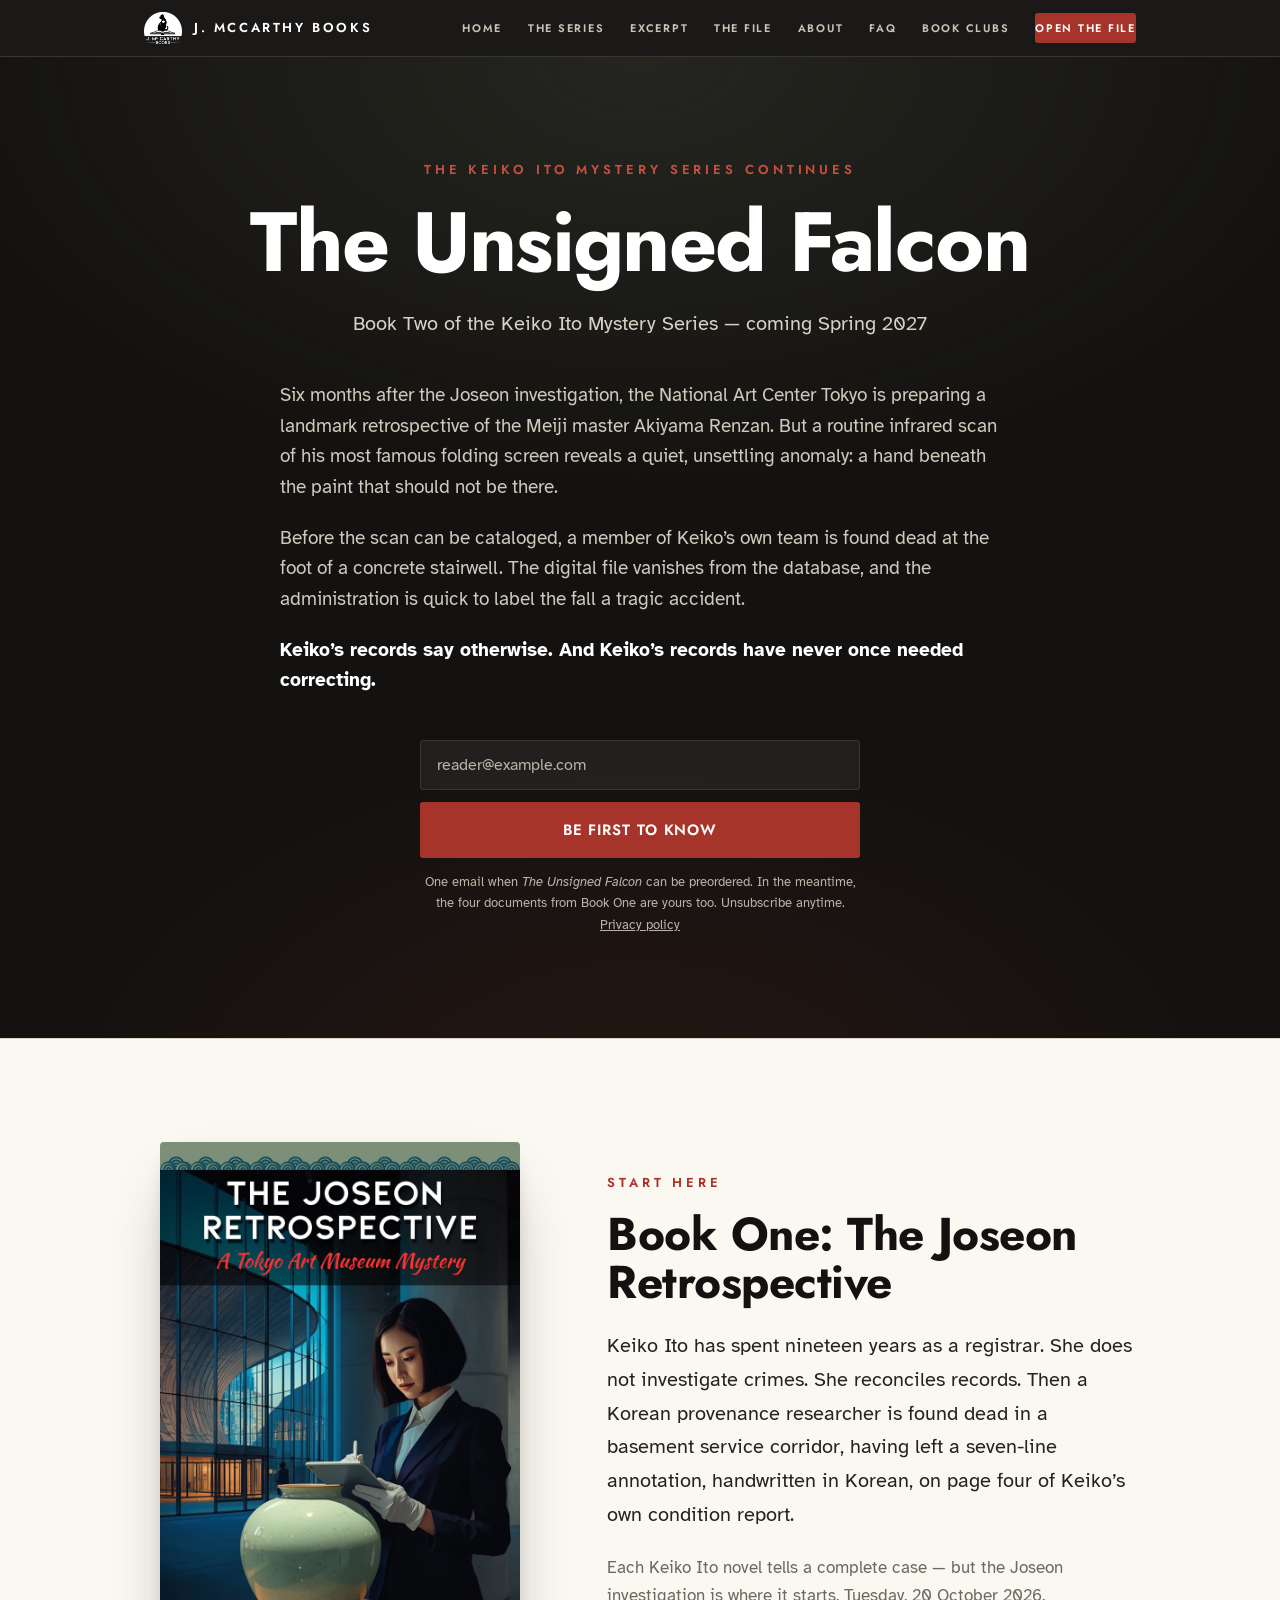
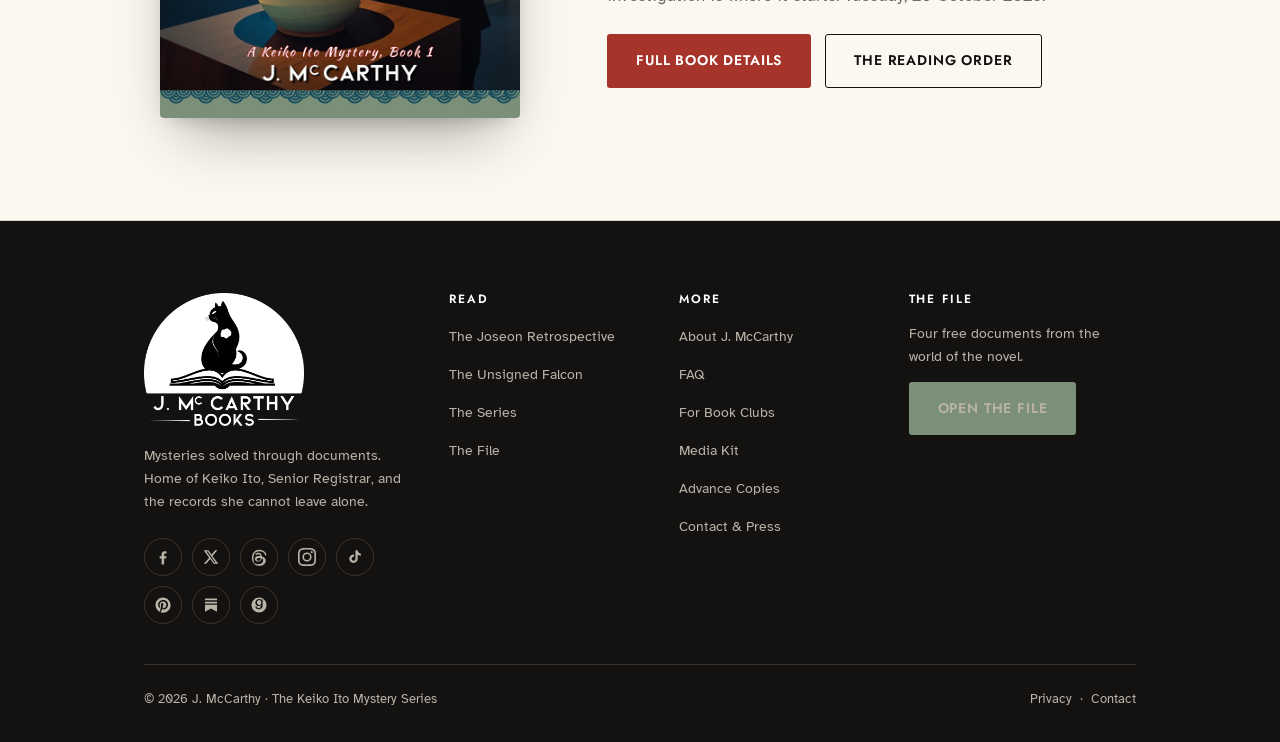
<file: falcon.html>
<!DOCTYPE html>
<html lang="en">
<head>
  <meta charset="UTF-8">
  <meta name="viewport" content="width=device-width, initial-scale=1">
  <title>The Unsigned Falcon — Book Two of the Keiko Ito Mystery Series | J. McCarthy</title>
  <meta name="description" content="The Unsigned Falcon, Book Two of the Keiko Ito Mystery Series, arrives Spring 2027. Read the teaser and be first to know the publication date.">
  <link rel="canonical" href="https://www.jmccarthybooks.com/falcon">

  <meta property="og:type" content="website">
  <meta property="og:site_name" content="J. McCarthy Books">
  <meta property="og:title" content="The Unsigned Falcon — Book Two of the Keiko Ito Mystery Series">
  <meta property="og:description" content="A routine infrared scan reveals a hand beneath the paint that should not be there. Coming Spring 2027.">
  <meta property="og:url" content="https://www.jmccarthybooks.com/falcon">
  <meta property="og:image" content="https://www.jmccarthybooks.com/assets/og-image.jpg">
  <meta name="twitter:card" content="summary_large_image">
  <meta name="twitter:title" content="The Unsigned Falcon — Book Two of the Keiko Ito Mystery Series">
  <meta name="twitter:description" content="A routine infrared scan reveals a hand beneath the paint that should not be there. Coming Spring 2027.">
  <meta name="twitter:image" content="https://www.jmccarthybooks.com/assets/og-image.jpg">

  <link rel="icon" href="assets/favicon-32.png" sizes="32x32">
  <link rel="apple-touch-icon" href="assets/favicon-180.png">
  <link rel="manifest" href="site.webmanifest">

  <link rel="preconnect" href="https://fonts.googleapis.com">
  <link rel="preconnect" href="https://fonts.gstatic.com" crossorigin>
  <link href="https://fonts.googleapis.com/css2?family=Jost:wght@400;500;600;700&family=Atkinson+Hyperlegible:ital,wght@0,400;0,700;1,400&display=swap" rel="stylesheet">
  <link rel="stylesheet" href="styles.css">

  <script type="application/ld+json">
  {
    "@context": "https://schema.org",
    "@graph": [
      {
        "@type": "Book",
        "@id": "https://www.jmccarthybooks.com/falcon#book",
        "name": "The Unsigned Falcon",
        "author": { "@id": "https://www.jmccarthybooks.com/#person" },
        "inLanguage": "en",
        "isPartOf": { "@id": "https://www.jmccarthybooks.com/series#series" },
        "position": 2,
        "genre": ["Mystery", "Literary fiction"],
        "url": "https://www.jmccarthybooks.com/falcon",
        "datePublished": "2027",
        "abstract": "The Unsigned Falcon is Book Two of the Keiko Ito Mystery Series. Six months after the Joseon investigation, the National Art Center Tokyo prepares a retrospective of the Meiji master Akiyama Renzan. An infrared scan of his most famous folding screen reveals a hand beneath the paint that should not be there, and a member of Keiko Ito's team is found dead at the foot of a concrete stairwell. Publishing Spring 2027."
      },
      {
        "@type": "BreadcrumbList",
        "itemListElement": [
          { "@type": "ListItem", "position": 1, "name": "Home", "item": "https://www.jmccarthybooks.com/" },
          { "@type": "ListItem", "position": 2, "name": "The Series", "item": "https://www.jmccarthybooks.com/series" },
          { "@type": "ListItem", "position": 3, "name": "The Unsigned Falcon", "item": "https://www.jmccarthybooks.com/falcon" }
        ]
      }
    ]
  }
  </script>
</head>
<body>
  <a class="skip-link" href="#main">Skip to content</a>

  <!-- ===== HEADER ===== -->
  <header class="site-header">
    <div class="site-header__inner">
      <a class="brand" href="/" aria-label="J. McCarthy Books — home">
        <img src="assets/logo-mark-dark.png" alt="" width="38" height="32">
        <span class="brand__name">J. McCarthy Books</span>
      </a>
      <button class="nav-toggle" aria-label="Open menu" aria-expanded="false" aria-controls="primary-nav">
        <svg width="26" height="26" viewBox="0 0 24 24" fill="none" stroke="currentColor" stroke-width="2" aria-hidden="true"><line x1="3" y1="6" x2="21" y2="6"/><line x1="3" y1="12" x2="21" y2="12"/><line x1="3" y1="18" x2="21" y2="18"/></svg>
      </button>
      <nav class="nav" id="primary-nav" aria-label="Primary">
        <a href="/">Home</a>
        <a href="/series">The Series</a>
        <a href="/excerpt">Excerpt</a>
        <a href="/the-file">The File</a>
        <a href="/about">About</a>
        <a href="/faq">FAQ</a>
        <a href="/book-clubs">Book Clubs</a>
        <a class="nav__cta" href="/the-file">Open the File</a>
      </nav>
    </div>
  </header>

  <main id="main">

    <!-- ===== FALCON HERO ===== -->
    <section class="falcon-hero">
      <div class="wrap">
        <span class="eyebrow eyebrow--light">The Keiko Ito Mystery Series continues</span>
        <h1>The Unsigned Falcon</h1>
        <p class="lede">Book Two of the Keiko Ito Mystery Series &mdash; coming Spring 2027</p>

        <div class="falcon-teaser">
          <p>Six months after the Joseon investigation, the National Art Center Tokyo is preparing a landmark retrospective of the Meiji master Akiyama Renzan. But a routine infrared scan of his most famous folding screen reveals a quiet, unsettling anomaly: a hand beneath the paint that should not be there.</p>
          <p>Before the scan can be cataloged, a member of Keiko&rsquo;s own team is found dead at the foot of a concrete stairwell. The digital file vanishes from the database, and the administration is quick to label the fall a tragic accident.</p>
          <p>Keiko&rsquo;s records say otherwise. And Keiko&rsquo;s records have never once needed correcting.</p>
        </div>

        <!-- Shown until a preorder URL is set in retailers.js -->
        <div class="falcon-form" data-falcon="signup">
          <form data-newsletter
                data-success="Filed. You'll be the first to know."
                action="https://app.kit.com/forms/9696841/subscriptions" method="post">
            <div class="form-stack">
              <label class="u-sr-only" for="falcon-email">Email address</label>
              <input id="falcon-email" type="email" name="email_address" placeholder="reader@example.com" autocomplete="email" required>
              <button class="btn btn--primary btn--lg btn--block" type="submit">Be first to know</button>
            </div>
            <p class="form-note" data-form-msg>
              One email when <em>The Unsigned Falcon</em> can be preordered. In the meantime, the four documents from Book One are yours too. Unsubscribe anytime. <a href="/privacy">Privacy policy</a>
            </p>
          </form>
        </div>

        <!-- Revealed automatically once falcon.preorderUrl is set in retailers.js -->
        <div class="falcon-form" data-falcon="preorder" hidden>
          <a class="btn btn--primary btn--lg" data-falcon-link href="#">Preorder The Unsigned Falcon</a>
          <p class="form-note">Spring 2027. Available wherever books are sold.</p>
        </div>

      </div>
    </section>

    <!-- ===== START WITH BOOK ONE ===== -->
    <section class="section--warm">
      <div class="wrap">
        <div class="split reveal">
          <div class="split__cover">
            <img src="assets/joseon-retrospective-cover.jpg" width="360" height="576"
                 alt="The Joseon Retrospective front cover." loading="lazy">
          </div>
          <div>
            <span class="eyebrow">Start here</span>
            <h2>Book One: The Joseon Retrospective</h2>
            <p class="lede">Keiko Ito has spent nineteen years as a registrar. She does not investigate crimes. She reconciles records. Then a Korean provenance researcher is found dead in a basement service corridor, having left a seven-line annotation, handwritten in Korean, on page four of Keiko&rsquo;s own condition report.</p>
            <p class="muted">Each Keiko Ito novel tells a complete case &mdash; but the Joseon investigation is where it starts. Tuesday, 20 October 2026.</p>
            <div class="btn-row mt-2">
              <a class="btn btn--primary" href="/the-joseon-retrospective">Full book details</a>
              <a class="btn btn--ghost" href="/series">The reading order</a>
            </div>
          </div>
        </div>
      </div>
    </section>

  </main>

  <!-- ===== FOOTER ===== -->
  <footer class="site-footer">
    <div class="wrap">
      <div class="footer-grid">
        <div class="footer-brand">
          <img src="assets/logo-mark-dark.png" alt="J. McCarthy Books" width="160" height="133">
          <p>Mysteries solved through documents. Home of Keiko Ito, Senior Registrar, and the records she cannot leave alone.</p>
          <div class="footer-social mt-2">
            <a href="https://www.facebook.com/JMcCarthyBooks" aria-label="Facebook" rel="me noopener noreferrer" referrerpolicy="no-referrer" target="_blank"><svg width="18" height="18" viewBox="0 0 24 24" fill="currentColor" aria-hidden="true"><path d="M13.5 22v-8h2.7l.4-3.1h-3.1V8.9c0-.9.25-1.5 1.55-1.5h1.65V4.6c-.3-.04-1.3-.13-2.45-.13-2.42 0-4.08 1.48-4.08 4.2v2.34H7.5V14h2.67v8h3.33z"/></svg></a>
            <a href="https://x.com/JMcCarthyBooks" aria-label="X" rel="me noopener noreferrer" referrerpolicy="no-referrer" target="_blank"><svg width="18" height="18" viewBox="0 0 24 24" fill="currentColor" aria-hidden="true"><path d="M17.53 3h3.02l-6.6 7.54L21.75 21h-6.06l-4.75-6.2L5.5 21H2.47l7.06-8.07L2.25 3h6.2l4.3 5.68L17.53 3zm-1.06 16.18h1.67L7.6 4.73H5.8l10.67 14.45z"/></svg></a>
            <a href="https://www.threads.com/@j.mccarthybooks" aria-label="Threads" rel="me noopener noreferrer" referrerpolicy="no-referrer" target="_blank"><svg width="18" height="18" viewBox="0 0 24 24" fill="currentColor" aria-hidden="true"><path d="M16.1 11.4c-.1-.05-.2-.1-.3-.14-.17-3.2-1.92-5.04-4.85-5.06h-.04c-1.75 0-3.21.75-4.1 2.11l1.61 1.1c.67-1.01 1.71-1.22 2.49-1.22h.03c.97 0 1.7.28 2.17.84.34.4.57.96.68 1.66-.85-.14-1.77-.18-2.75-.11-2.77.16-4.55 1.77-4.43 4.02.06 1.14.63 2.12 1.6 2.76.82.54 1.88.8 2.98.74 1.45-.08 2.59-.63 3.38-1.65.6-.77.98-1.77 1.15-3.03.7.42 1.21.98 1.5 1.65.48 1.14.51 3.01-1.01 4.53-1.34 1.33-2.94 1.91-5.37 1.93-2.69-.02-4.73-.88-6.05-2.56C5.28 17.66 4.65 15.6 4.63 13c.02-2.6.65-4.66 1.87-6.21C7.82 5.11 9.86 4.25 12.55 4.23c2.71.02 4.78.88 6.16 2.57.68.83 1.19 1.87 1.53 3.08l1.89-.5c-.41-1.49-1.06-2.78-1.94-3.85C18.42 3.35 15.79 2.25 12.56 2.23h-.01C9.32 2.25 6.72 3.36 4.99 5.53 3.45 7.46 2.65 10.14 2.63 13v.01c.02 2.85.82 5.53 2.36 7.46 1.73 2.17 4.33 3.28 7.56 3.3h.01c2.87-.02 4.9-.77 6.57-2.44 2.19-2.18 2.12-4.91 1.4-6.59-.52-1.2-1.51-2.18-2.86-2.84zm-4.62 5.66c-1.22.07-2.48-.48-2.54-1.64-.05-.86.61-1.82 2.62-1.94.23-.01.46-.02.68-.02.73 0 1.41.07 2.03.21-.23 2.88-1.58 3.33-2.79 3.39z"/></svg></a>
            <a href="https://www.instagram.com/j.mccarthybooks/" aria-label="Instagram" rel="me noopener noreferrer" referrerpolicy="no-referrer" target="_blank"><svg width="18" height="18" viewBox="0 0 24 24" fill="currentColor" aria-hidden="true"><path d="M12 2.16c3.2 0 3.58.01 4.85.07 1.17.05 1.8.25 2.23.41.56.22.96.48 1.38.9.42.42.68.82.9 1.38.16.42.36 1.06.41 2.23.06 1.27.07 1.65.07 4.85s-.01 3.58-.07 4.85c-.05 1.17-.25 1.8-.41 2.23-.22.56-.48.96-.9 1.38-.42.42-.82.68-1.38.9-.42.16-1.06.36-2.23.41-1.27.06-1.65.07-4.85.07s-3.58-.01-4.85-.07c-1.17-.05-1.8-.25-2.23-.41-.56-.22-.96-.48-1.38-.9-.42-.42-.68-.82-.9-1.38-.16-.42-.36-1.06-.41-2.23-.06-1.27-.07-1.65-.07-4.85s.01-3.58.07-4.85c.05-1.17.25-1.8.41-2.23.22-.56.48-.96.9-1.38.42-.42.82-.68 1.38-.9.42-.16 1.06-.36 2.23-.41 1.27-.06 1.65-.07 4.85-.07M12 0C8.74 0 8.33.01 7.05.07 5.78.13 4.9.33 4.14.63c-.79.31-1.46.72-2.13 1.38C1.35 2.68.94 3.35.63 4.14.33 4.9.13 5.78.07 7.05.01 8.33 0 8.74 0 12s.01 3.67.07 4.95c.06 1.27.26 2.15.56 2.91.31.79.72 1.46 1.38 2.13.67.66 1.34 1.07 2.13 1.38.76.3 1.64.5 2.91.56C8.33 23.99 8.74 24 12 24s3.67-.01 4.95-.07c1.27-.06 2.15-.26 2.91-.56.79-.31 1.46-.72 2.13-1.38.66-.67 1.07-1.34 1.38-2.13.3-.76.5-1.64.56-2.91.06-1.28.07-1.69.07-4.95s-.01-3.67-.07-4.95c-.06-1.27-.26-2.15-.56-2.91-.31-.79-.72-1.46-1.38-2.13C21.32 1.35 20.65.94 19.86.63 19.1.33 18.22.13 16.95.07 15.67.01 15.26 0 12 0z"/><path d="M12 5.84A6.16 6.16 0 1 0 18.16 12 6.16 6.16 0 0 0 12 5.84zm0 10.16A4 4 0 1 1 16 12a4 4 0 0 1-4 4z"/><circle cx="18.41" cy="5.59" r="1.44"/></svg></a>
            <a href="https://www.tiktok.com/@jmccarthybooks" aria-label="TikTok" rel="me noopener noreferrer" referrerpolicy="no-referrer" target="_blank"><svg width="18" height="18" viewBox="0 0 24 24" fill="currentColor" aria-hidden="true"><path d="M16.6 5.8a4.3 4.3 0 0 1-1-2.8h-3v11.4a2.6 2.6 0 1 1-1.9-2.5V8.8a5.6 5.6 0 1 0 4.9 5.6V9.1a7.2 7.2 0 0 0 4.2 1.3V7.5a4.3 4.3 0 0 1-3.2-1.7z"/></svg></a>
            <a href="https://www.pinterest.com/JMcCarthyBooks" aria-label="Pinterest" rel="me noopener noreferrer" referrerpolicy="no-referrer" target="_blank"><svg width="18" height="18" viewBox="0 0 24 24" fill="currentColor" aria-hidden="true"><path d="M12 2C6.48 2 2 6.48 2 12c0 4.24 2.64 7.86 6.36 9.32-.09-.79-.17-2.01.04-2.88.19-.78 1.22-4.96 1.22-4.96s-.31-.62-.31-1.54c0-1.44.84-2.52 1.88-2.52.89 0 1.32.67 1.32 1.47 0 .89-.57 2.23-.86 3.47-.25 1.04.52 1.89 1.54 1.89 1.85 0 3.27-1.95 3.27-4.76 0-2.49-1.79-4.23-4.34-4.23-2.96 0-4.69 2.22-4.69 4.51 0 .89.34 1.85.77 2.37.09.1.1.19.07.29-.08.32-.25 1.04-.29 1.18-.4.19-.15.23-.35.14-1.29-.6-2.1-2.49-2.1-4.01 0-3.26 2.37-6.26 6.83-6.26 3.59 0 6.37 2.56 6.37 5.97 0 3.56-2.25 6.43-5.36 6.43-1.05 0-2.03-.55-2.37-1.19l-.64 2.46c-.23.9-.86 2.02-1.28 2.71.96.3 1.99.46 3.05.46 5.52 0 10-4.48 10-10S17.52 2 12 2z"/></svg></a>
            <a href="https://substack.com/@jmccarthybooks" aria-label="Substack" rel="me noopener noreferrer" referrerpolicy="no-referrer" target="_blank"><svg width="18" height="18" viewBox="0 0 24 24" fill="currentColor" aria-hidden="true"><path d="M4 3.2h16v2.4H4V3.2zm0 4.3h16v2.4H4V7.5zm0 4.3h16V21l-8-4.5L4 21v-9.2z"/></svg></a>
            <a href="https://goodreads.com/jmccarthybooks" aria-label="Goodreads" rel="me noopener noreferrer" referrerpolicy="no-referrer" target="_blank"><svg width="18" height="18" viewBox="0 0 24 24" fill="currentColor" aria-hidden="true"><path d="M12 2C6.5 2 2 6.5 2 12s4.5 10 10 10 10-4.5 10-10S17.5 2 12 2zm2.8 14.3c-.7 1-1.9 1.5-3.3 1.5-2.6 0-4.3-1.7-4.4-4h1.6c.1 1.4 1.1 2.5 2.8 2.5 2 0 2.9-1.4 2.9-3.6v-.9c-.6 1.1-1.8 1.7-3.1 1.7-2.5 0-4.2-2-4.2-4.7S9.6 4 12.1 4c1.3 0 2.5.6 3.1 1.7V4.2h1.6v8.4c0 1.4-.3 2.7-.9 3.7zM12.2 5.4c-1.7 0-2.9 1.4-2.9 3.4s1.2 3.4 2.9 3.4S15.1 10.8 15.1 8.8s-1.2-3.4-2.9-3.4z"/></svg></a>
          </div>
        </div>
        <div class="footer-col">
          <h4>Read</h4>
          <ul>
            <li><a href="/the-joseon-retrospective">The Joseon Retrospective</a></li>
            <li><a href="/falcon">The Unsigned Falcon</a></li>
            <li><a href="/series">The Series</a></li>
            <li><a href="/the-file">The File</a></li>
          </ul>
        </div>
        <div class="footer-col">
          <h4>More</h4>
          <ul>
            <li><a href="/about">About J. McCarthy</a></li>
            <li><a href="/faq">FAQ</a></li>
            <li><a href="/book-clubs">For Book Clubs</a></li>
            <li><a href="/media-kit">Media Kit</a></li>
            <li><a href="/advance-copies">Advance Copies</a></li>
            <li><a href="/contact">Contact &amp; Press</a></li>
          </ul>
        </div>
        <div class="footer-col">
          <h4>The File</h4>
          <p style="font-size:14px;color:var(--muted-light);margin:0 0 14px;">Four free documents from the world of the novel.</p>
          <a class="btn btn--secondary" href="/the-file">Open the file</a>
        </div>
      </div>
      <div class="footer-bottom">
        <div>&copy; <span id="year">2026</span> J. McCarthy &middot; The Keiko Ito Mystery Series</div>
        <div>
          <a href="/privacy">Privacy</a> &nbsp;&middot;&nbsp;
          <a href="/contact">Contact</a>
        </div>
      </div>
    </div>
  </footer>

  <script src="retailers.js"></script>
  <script src="main.js" defer></script>
</body>
</html>
</file>
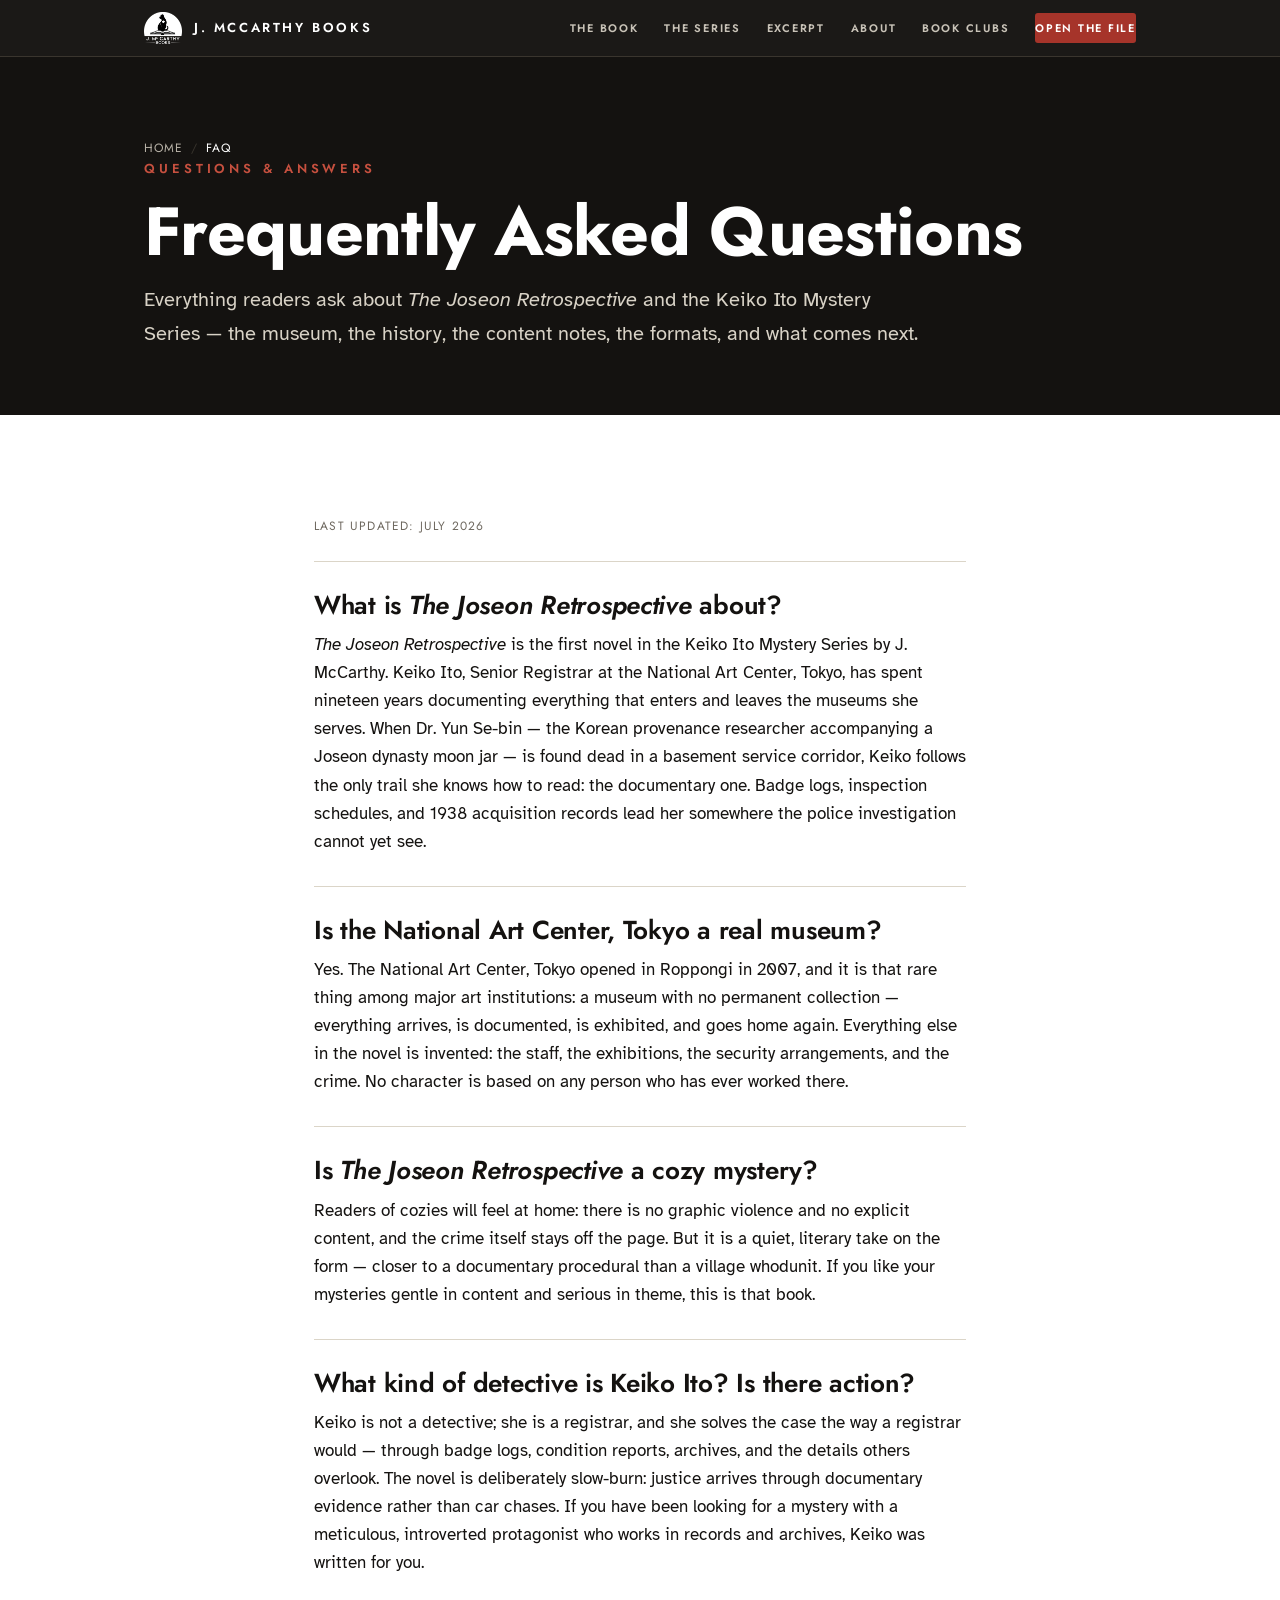
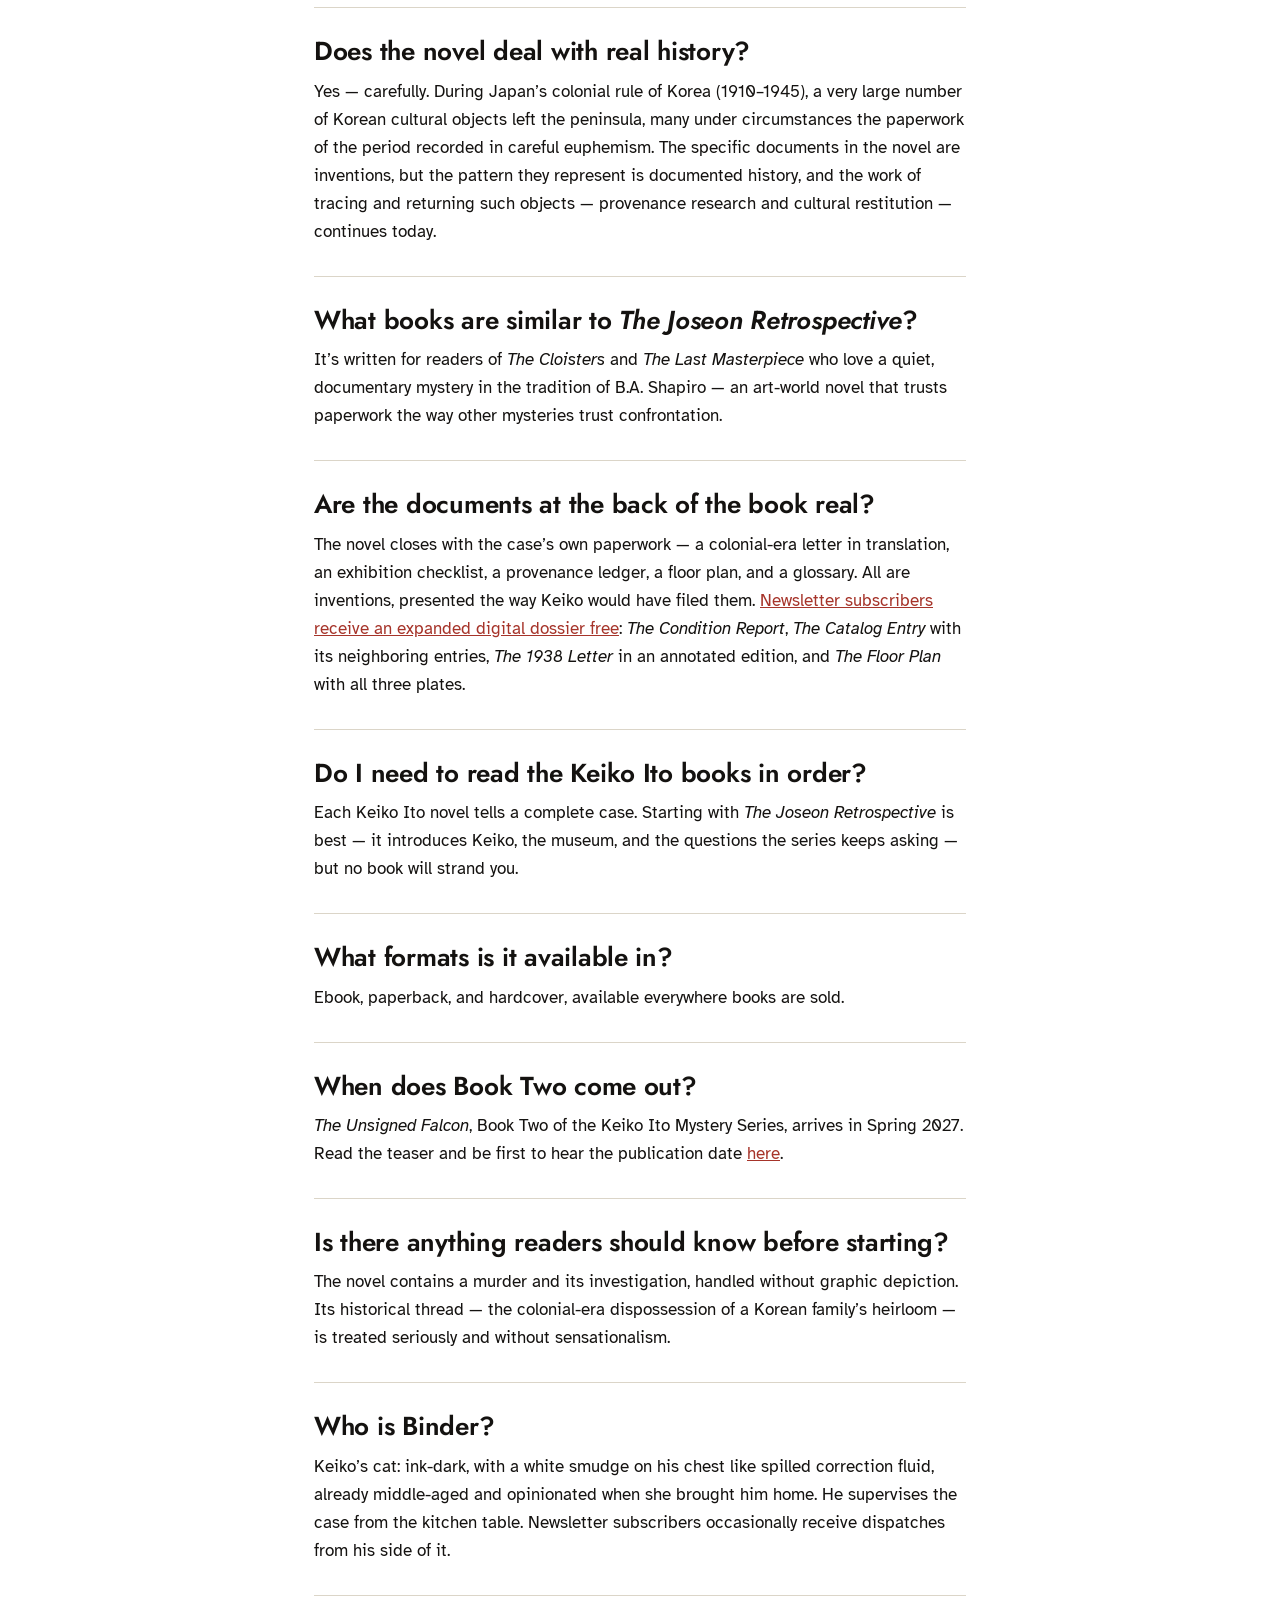
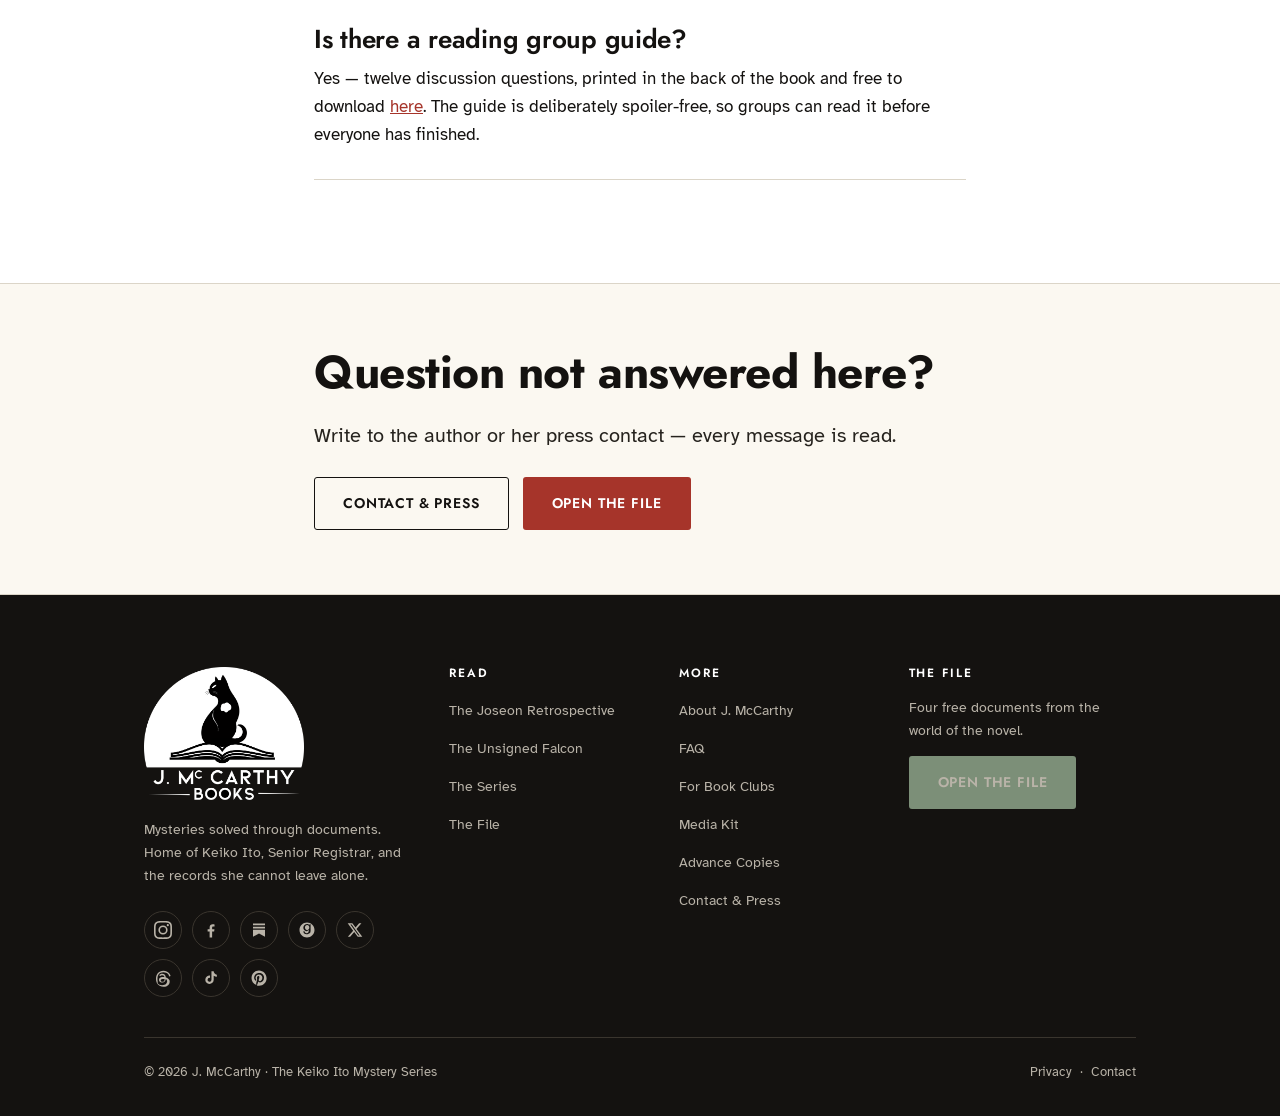
<file: faq.html>
<!DOCTYPE html>
<html lang="en">
<head>
  <meta charset="UTF-8">
  <meta name="viewport" content="width=device-width, initial-scale=1">
  <title>Frequently Asked Questions — The Joseon Retrospective | J. McCarthy</title>
  <meta name="description" content="Answers about The Joseon Retrospective and the Keiko Ito Mystery Series: reading order, real history, content notes, formats, and Book Two.">
  <link rel="canonical" href="https://www.jmccarthybooks.com/faq">

  <meta property="og:type" content="website">
  <meta property="og:site_name" content="J. McCarthy Books">
  <meta property="og:title" content="Frequently Asked Questions — The Joseon Retrospective | J. McCarthy">
  <meta property="og:description" content="Answers about The Joseon Retrospective and the Keiko Ito Mystery Series: reading order, real history, content notes, formats, and Book Two.">
  <meta property="og:url" content="https://www.jmccarthybooks.com/faq">
  <meta property="og:image" content="https://www.jmccarthybooks.com/assets/og-image.jpg">
  <meta name="twitter:card" content="summary_large_image">
  <meta name="twitter:title" content="Frequently Asked Questions — The Joseon Retrospective">
  <meta name="twitter:description" content="Reading order, real history, content notes, formats, and Book Two — answered.">
  <meta name="twitter:image" content="https://www.jmccarthybooks.com/assets/og-image.jpg">

  <link rel="icon" href="assets/favicon-32.png" sizes="32x32">
  <link rel="apple-touch-icon" href="assets/favicon-180.png">
  <link rel="manifest" href="site.webmanifest">

  <link rel="preconnect" href="https://fonts.googleapis.com">
  <link rel="preconnect" href="https://fonts.gstatic.com" crossorigin>
  <link href="https://fonts.googleapis.com/css2?family=Jost:wght@400;500;600;700&family=Atkinson+Hyperlegible:ital,wght@0,400;0,700;1,400&display=swap" rel="stylesheet">
  <link rel="stylesheet" href="styles.css">

  <!-- FAQPage schema mirrors the visible Q&A exactly -->
  <script type="application/ld+json">
  {
    "@context": "https://schema.org",
    "@graph": [
      {
        "@type": "FAQPage",
        "@id": "https://www.jmccarthybooks.com/faq#faqpage",
        "url": "https://www.jmccarthybooks.com/faq",
        "name": "Frequently Asked Questions — The Joseon Retrospective | J. McCarthy",
        "description": "Answers about The Joseon Retrospective and the Keiko Ito Mystery Series: reading order, real history, content notes, formats, and Book Two.",
        "inLanguage": "en",
        "dateModified": "2026-07-01",
        "breadcrumb": { "@id": "https://www.jmccarthybooks.com/faq#breadcrumb" },
        "mainEntity": [
          {
            "@type": "Question",
            "name": "What is The Joseon Retrospective about?",
            "acceptedAnswer": {
              "@type": "Answer",
              "text": "The Joseon Retrospective is the first novel in the Keiko Ito Mystery Series by J. McCarthy. Keiko Ito, Senior Registrar at the National Art Center, Tokyo, has spent nineteen years documenting everything that enters and leaves the museums she serves. When Dr. Yun Se-bin — the Korean provenance researcher accompanying a Joseon dynasty moon jar — is found dead in a basement service corridor, Keiko follows the only trail she knows how to read: the documentary one. Badge logs, inspection schedules, and 1938 acquisition records lead her somewhere the police investigation cannot yet see."
            }
          },
          {
            "@type": "Question",
            "name": "Is the National Art Center, Tokyo a real museum?",
            "acceptedAnswer": {
              "@type": "Answer",
              "text": "Yes. The National Art Center, Tokyo opened in Roppongi in 2007, and it is that rare thing among major art institutions: a museum with no permanent collection — everything arrives, is documented, is exhibited, and goes home again. Everything else in the novel is invented: the staff, the exhibitions, the security arrangements, and the crime. No character is based on any person who has ever worked there."
            }
          },
          {
            "@type": "Question",
            "name": "Is The Joseon Retrospective a cozy mystery?",
            "acceptedAnswer": {
              "@type": "Answer",
              "text": "Readers of cozies will feel at home: there is no graphic violence and no explicit content, and the crime itself stays off the page. But it is a quiet, literary take on the form — closer to a documentary procedural than a village whodunit. If you like your mysteries gentle in content and serious in theme, this is that book."
            }
          },
          {
            "@type": "Question",
            "name": "What kind of detective is Keiko Ito? Is there action?",
            "acceptedAnswer": {
              "@type": "Answer",
              "text": "Keiko is not a detective; she is a registrar, and she solves the case the way a registrar would — through badge logs, condition reports, archives, and the details others overlook. The novel is deliberately slow-burn: justice arrives through documentary evidence rather than car chases. If you have been looking for a mystery with a meticulous, introverted protagonist who works in records and archives, Keiko was written for you."
            }
          },
          {
            "@type": "Question",
            "name": "Does the novel deal with real history?",
            "acceptedAnswer": {
              "@type": "Answer",
              "text": "Yes — carefully. During Japan’s colonial rule of Korea (1910–1945), a very large number of Korean cultural objects left the peninsula, many under circumstances the paperwork of the period recorded in careful euphemism. The specific documents in the novel are inventions, but the pattern they represent is documented history, and the work of tracing and returning such objects — provenance research and cultural restitution — continues today."
            }
          },
          {
            "@type": "Question",
            "name": "What books are similar to The Joseon Retrospective?",
            "acceptedAnswer": {
              "@type": "Answer",
              "text": "It’s written for readers of The Cloisters and The Last Masterpiece who love a quiet, documentary mystery in the tradition of B.A. Shapiro — an art-world novel that trusts paperwork the way other mysteries trust confrontation."
            }
          },
          {
            "@type": "Question",
            "name": "Are the documents at the back of the book real?",
            "acceptedAnswer": {
              "@type": "Answer",
              "text": "The novel closes with the case’s own paperwork — a colonial-era letter in translation, an exhibition checklist, a provenance ledger, a floor plan, and a glossary. All are inventions, presented the way Keiko would have filed them. Newsletter subscribers receive an expanded digital dossier free: The Condition Report, The Catalog Entry with its neighboring entries, The 1938 Letter in an annotated edition, and The Floor Plan with all three plates."
            }
          },
          {
            "@type": "Question",
            "name": "Do I need to read the Keiko Ito books in order?",
            "acceptedAnswer": {
              "@type": "Answer",
              "text": "Each Keiko Ito novel tells a complete case. Starting with The Joseon Retrospective is best — it introduces Keiko, the museum, and the questions the series keeps asking — but no book will strand you."
            }
          },
          {
            "@type": "Question",
            "name": "What formats is it available in?",
            "acceptedAnswer": {
              "@type": "Answer",
              "text": "Ebook, paperback, and hardcover, available everywhere books are sold."
            }
          },
          {
            "@type": "Question",
            "name": "When does Book Two come out?",
            "acceptedAnswer": {
              "@type": "Answer",
              "text": "The Unsigned Falcon, Book Two of the Keiko Ito Mystery Series, arrives in Spring 2027. Read the teaser and be first to hear the publication date here."
            }
          },
          {
            "@type": "Question",
            "name": "Is there anything readers should know before starting?",
            "acceptedAnswer": {
              "@type": "Answer",
              "text": "The novel contains a murder and its investigation, handled without graphic depiction. Its historical thread — the colonial-era dispossession of a Korean family’s heirloom — is treated seriously and without sensationalism."
            }
          },
          {
            "@type": "Question",
            "name": "Who is Binder?",
            "acceptedAnswer": {
              "@type": "Answer",
              "text": "Keiko’s cat: ink-dark, with a white smudge on his chest like spilled correction fluid, already middle-aged and opinionated when she brought him home. He supervises the case from the kitchen table. Newsletter subscribers occasionally receive dispatches from his side of it."
            }
          },
          {
            "@type": "Question",
            "name": "Is there a reading group guide?",
            "acceptedAnswer": {
              "@type": "Answer",
              "text": "Yes — twelve discussion questions, printed in the back of the book and free to download here. The guide is deliberately spoiler-free, so groups can read it before everyone has finished."
            }
          }
        ]
      },
      {
        "@type": "BreadcrumbList",
        "@id": "https://www.jmccarthybooks.com/faq#breadcrumb",
        "itemListElement": [
          { "@type": "ListItem", "position": 1, "name": "Home", "item": "https://www.jmccarthybooks.com/" },
          { "@type": "ListItem", "position": 2, "name": "FAQ", "item": "https://www.jmccarthybooks.com/faq" }
        ]
      }
    ]
  }
  </script>
</head>
<body>
  <a class="skip-link" href="#main">Skip to content</a>

  <!-- ===== HEADER ===== -->
  <header class="site-header">
    <div class="site-header__inner">
      <a class="brand" href="/" aria-label="J. McCarthy Books — home">
        <img src="assets/logo-mark-dark.png" alt="" width="38" height="32">
        <span class="brand__name">J. McCarthy Books</span>
      </a>
      <button class="nav-toggle" aria-label="Open menu" aria-expanded="false" aria-controls="primary-nav">
        <svg width="26" height="26" viewBox="0 0 24 24" fill="none" stroke="currentColor" stroke-width="2" aria-hidden="true"><line x1="3" y1="6" x2="21" y2="6"/><line x1="3" y1="12" x2="21" y2="12"/><line x1="3" y1="18" x2="21" y2="18"/></svg>
      </button>
      <nav class="nav" id="primary-nav" aria-label="Primary">
        <a href="/the-joseon-retrospective">The Book</a>
        <a href="/series">The Series</a>
        <a href="/excerpt">Excerpt</a>
        <a href="/about">About</a>
        <a href="/book-clubs">Book Clubs</a>
        <a class="nav__cta" href="/the-file">Open the File</a>
      </nav>
    </div>
  </header>

  <main id="main">

    <!-- ===== PAGE HERO ===== -->
    <section class="page-hero">
      <div class="wrap">
        <nav class="breadcrumbs" aria-label="Breadcrumb">
          <ol>
            <li><a href="/">Home</a></li>
            <li aria-current="page">FAQ</li>
          </ol>
        </nav>
        <span class="eyebrow eyebrow--light">Questions &amp; Answers</span>
        <h1>Frequently Asked Questions</h1>
        <p class="lede">Everything readers ask about <em>The Joseon Retrospective</em> and the Keiko Ito Mystery Series &mdash; the museum, the history, the content notes, the formats, and what comes next.</p>
      </div>
    </section>

    <!-- ===== FAQ LIST ===== -->
    <section>
      <div class="wrap wrap--narrow">
        <p class="updated">Last updated: July 2026</p>

        <div class="faq-list mt-2">

          <div class="faq-item">
            <h2>What is <em>The Joseon Retrospective</em> about?</h2>
            <div class="answer">
              <p><em>The Joseon Retrospective</em> is the first novel in the Keiko Ito Mystery Series by J. McCarthy. Keiko Ito, Senior Registrar at the National Art Center, Tokyo, has spent nineteen years documenting everything that enters and leaves the museums she serves. When Dr. Yun Se-bin &mdash; the Korean provenance researcher accompanying a Joseon dynasty moon jar &mdash; is found dead in a basement service corridor, Keiko follows the only trail she knows how to read: the documentary one. Badge logs, inspection schedules, and 1938 acquisition records lead her somewhere the police investigation cannot yet see.</p>
            </div>
          </div>

          <div class="faq-item">
            <h2>Is the National Art Center, Tokyo a real museum?</h2>
            <div class="answer">
              <p>Yes. The National Art Center, Tokyo opened in Roppongi in 2007, and it is that rare thing among major art institutions: a museum with no permanent collection &mdash; everything arrives, is documented, is exhibited, and goes home again. Everything else in the novel is invented: the staff, the exhibitions, the security arrangements, and the crime. No character is based on any person who has ever worked there.</p>
            </div>
          </div>

          <div class="faq-item">
            <h2>Is <em>The Joseon Retrospective</em> a cozy mystery?</h2>
            <div class="answer">
              <p>Readers of cozies will feel at home: there is no graphic violence and no explicit content, and the crime itself stays off the page. But it is a quiet, literary take on the form &mdash; closer to a documentary procedural than a village whodunit. If you like your mysteries gentle in content and serious in theme, this is that book.</p>
            </div>
          </div>

          <div class="faq-item">
            <h2>What kind of detective is Keiko Ito? Is there action?</h2>
            <div class="answer">
              <p>Keiko is not a detective; she is a registrar, and she solves the case the way a registrar would &mdash; through badge logs, condition reports, archives, and the details others overlook. The novel is deliberately slow-burn: justice arrives through documentary evidence rather than car chases. If you have been looking for a mystery with a meticulous, introverted protagonist who works in records and archives, Keiko was written for you.</p>
            </div>
          </div>

          <div class="faq-item">
            <h2>Does the novel deal with real history?</h2>
            <div class="answer">
              <p>Yes &mdash; carefully. During Japan&rsquo;s colonial rule of Korea (1910&ndash;1945), a very large number of Korean cultural objects left the peninsula, many under circumstances the paperwork of the period recorded in careful euphemism. The specific documents in the novel are inventions, but the pattern they represent is documented history, and the work of tracing and returning such objects &mdash; provenance research and cultural restitution &mdash; continues today.</p>
            </div>
          </div>

          <div class="faq-item">
            <h2>What books are similar to <em>The Joseon Retrospective</em>?</h2>
            <div class="answer">
              <p>It&rsquo;s written for readers of <em>The Cloisters</em> and <em>The Last Masterpiece</em> who love a quiet, documentary mystery in the tradition of B.A. Shapiro &mdash; an art-world novel that trusts paperwork the way other mysteries trust confrontation.</p>
            </div>
          </div>

          <div class="faq-item">
            <h2>Are the documents at the back of the book real?</h2>
            <div class="answer">
              <p>The novel closes with the case&rsquo;s own paperwork &mdash; a colonial-era letter in translation, an exhibition checklist, a provenance ledger, a floor plan, and a glossary. All are inventions, presented the way Keiko would have filed them. <a href="/the-file">Newsletter subscribers receive an expanded digital dossier free</a>: <em>The Condition Report</em>, <em>The Catalog Entry</em> with its neighboring entries, <em>The 1938 Letter</em> in an annotated edition, and <em>The Floor Plan</em> with all three plates.</p>
            </div>
          </div>

          <div class="faq-item">
            <h2>Do I need to read the Keiko Ito books in order?</h2>
            <div class="answer">
              <p>Each Keiko Ito novel tells a complete case. Starting with <em>The Joseon Retrospective</em> is best &mdash; it introduces Keiko, the museum, and the questions the series keeps asking &mdash; but no book will strand you.</p>
            </div>
          </div>

          <div class="faq-item">
            <h2>What formats is it available in?</h2>
            <div class="answer">
              <p>Ebook, paperback, and hardcover, available everywhere books are sold.</p>
            </div>
          </div>

          <div class="faq-item">
            <h2>When does Book Two come out?</h2>
            <div class="answer">
              <p><em>The Unsigned Falcon</em>, Book Two of the Keiko Ito Mystery Series, arrives in Spring 2027. Read the teaser and be first to hear the publication date <a href="/the-unsigned-falcon">here</a>.</p>
            </div>
          </div>

          <div class="faq-item">
            <h2>Is there anything readers should know before starting?</h2>
            <div class="answer">
              <p>The novel contains a murder and its investigation, handled without graphic depiction. Its historical thread &mdash; the colonial-era dispossession of a Korean family&rsquo;s heirloom &mdash; is treated seriously and without sensationalism.</p>
            </div>
          </div>

          <div class="faq-item">
            <h2>Who is Binder?</h2>
            <div class="answer">
              <p>Keiko&rsquo;s cat: ink-dark, with a white smudge on his chest like spilled correction fluid, already middle-aged and opinionated when she brought him home. He supervises the case from the kitchen table. Newsletter subscribers occasionally receive dispatches from his side of it.</p>
            </div>
          </div>

          <div class="faq-item">
            <h2>Is there a reading group guide?</h2>
            <div class="answer">
              <p>Yes &mdash; twelve discussion questions, printed in the back of the book and free to download <a href="/book-clubs">here</a>. The guide is deliberately spoiler-free, so groups can read it before everyone has finished.</p>
            </div>
          </div>

        </div>
      </div>
    </section>

    <!-- ===== CLOSING ===== -->
    <section class="section--warm section--tight">
      <div class="wrap wrap--narrow">
        <h2>Question not answered here?</h2>
        <p class="lede">Write to the author or her press contact &mdash; every message is read.</p>
        <div class="btn-row mt-2">
          <a class="btn btn--ghost" href="/contact">Contact &amp; press</a>
          <a class="btn btn--primary" href="/the-file">Open the file</a>
        </div>
      </div>
    </section>

  </main>

  <!-- ===== FOOTER ===== -->
  <footer class="site-footer">
    <div class="wrap">
      <div class="footer-grid">
        <div class="footer-brand">
          <img src="assets/logo-mark-dark.png" alt="J. McCarthy Books" width="160" height="133">
          <p>Mysteries solved through documents. Home of Keiko Ito, Senior Registrar, and the records she cannot leave alone.</p>
          <div class="footer-social mt-2">
            <a href="https://www.instagram.com/j.mccarthybooks/" aria-label="Instagram" rel="me noopener noreferrer" referrerpolicy="no-referrer" target="_blank"><svg width="18" height="18" viewBox="0 0 24 24" fill="currentColor" aria-hidden="true"><path d="M12 2.16c3.2 0 3.58.01 4.85.07 1.17.05 1.8.25 2.23.41.56.22.96.48 1.38.9.42.42.68.82.9 1.38.16.42.36 1.06.41 2.23.06 1.27.07 1.65.07 4.85s-.01 3.58-.07 4.85c-.05 1.17-.25 1.8-.41 2.23-.22.56-.48.96-.9 1.38-.42.42-.82.68-1.38.9-.42.16-1.06.36-2.23.41-1.27.06-1.65.07-4.85.07s-3.58-.01-4.85-.07c-1.17-.05-1.8-.25-2.23-.41-.56-.22-.96-.48-1.38-.9-.42-.42-.68-.82-.9-1.38-.16-.42-.36-1.06-.41-2.23-.06-1.27-.07-1.65-.07-4.85s.01-3.58.07-4.85c.05-1.17.25-1.8.41-2.23.22-.56.48-.96.9-1.38.42-.42.82-.68 1.38-.9.42-.16 1.06-.36 2.23-.41 1.27-.06 1.65-.07 4.85-.07M12 0C8.74 0 8.33.01 7.05.07 5.78.13 4.9.33 4.14.63c-.79.31-1.46.72-2.13 1.38C1.35 2.68.94 3.35.63 4.14.33 4.9.13 5.78.07 7.05.01 8.33 0 8.74 0 12s.01 3.67.07 4.95c.06 1.27.26 2.15.56 2.91.31.79.72 1.46 1.38 2.13.67.66 1.34 1.07 2.13 1.38.76.3 1.64.5 2.91.56C8.33 23.99 8.74 24 12 24s3.67-.01 4.95-.07c1.27-.06 2.15-.26 2.91-.56.79-.31 1.46-.72 2.13-1.38.66-.67 1.07-1.34 1.38-2.13.3-.76.5-1.64.56-2.91.06-1.28.07-1.69.07-4.95s-.01-3.67-.07-4.95c-.06-1.27-.26-2.15-.56-2.91-.31-.79-.72-1.46-1.38-2.13C21.32 1.35 20.65.94 19.86.63 19.1.33 18.22.13 16.95.07 15.67.01 15.26 0 12 0z"/><path d="M12 5.84A6.16 6.16 0 1 0 18.16 12 6.16 6.16 0 0 0 12 5.84zm0 10.16A4 4 0 1 1 16 12a4 4 0 0 1-4 4z"/><circle cx="18.41" cy="5.59" r="1.44"/></svg></a>
            <a href="https://www.facebook.com/JMcCarthyBooks" aria-label="Facebook" rel="me noopener noreferrer" referrerpolicy="no-referrer" target="_blank"><svg width="18" height="18" viewBox="0 0 24 24" fill="currentColor" aria-hidden="true"><path d="M13.5 22v-8h2.7l.4-3.1h-3.1V8.9c0-.9.25-1.5 1.55-1.5h1.65V4.6c-.3-.04-1.3-.13-2.45-.13-2.42 0-4.08 1.48-4.08 4.2v2.34H7.5V14h2.67v8h3.33z"/></svg></a>
            <a href="https://substack.com/@jmccarthybooks" aria-label="Substack" rel="me noopener noreferrer" referrerpolicy="no-referrer" target="_blank"><svg width="18" height="18" viewBox="0 0 24 24" fill="currentColor" aria-hidden="true"><path d="M4 3.2h16v2.4H4V3.2zm0 4.3h16v2.4H4V7.5zm0 4.3h16V21l-8-4.5L4 21v-9.2z"/></svg></a>
            <a href="https://goodreads.com/jmccarthybooks" aria-label="Goodreads" rel="me noopener noreferrer" referrerpolicy="no-referrer" target="_blank"><svg width="18" height="18" viewBox="0 0 24 24" fill="currentColor" aria-hidden="true"><path d="M12 2C6.5 2 2 6.5 2 12s4.5 10 10 10 10-4.5 10-10S17.5 2 12 2zm2.8 14.3c-.7 1-1.9 1.5-3.3 1.5-2.6 0-4.3-1.7-4.4-4h1.6c.1 1.4 1.1 2.5 2.8 2.5 2 0 2.9-1.4 2.9-3.6v-.9c-.6 1.1-1.8 1.7-3.1 1.7-2.5 0-4.2-2-4.2-4.7S9.6 4 12.1 4c1.3 0 2.5.6 3.1 1.7V4.2h1.6v8.4c0 1.4-.3 2.7-.9 3.7zM12.2 5.4c-1.7 0-2.9 1.4-2.9 3.4s1.2 3.4 2.9 3.4S15.1 10.8 15.1 8.8s-1.2-3.4-2.9-3.4z"/></svg></a>
            <a href="https://x.com/JMcCarthyBooks" aria-label="X" rel="me noopener noreferrer" referrerpolicy="no-referrer" target="_blank"><svg width="18" height="18" viewBox="0 0 24 24" fill="currentColor" aria-hidden="true"><path d="M17.53 3h3.02l-6.6 7.54L21.75 21h-6.06l-4.75-6.2L5.5 21H2.47l7.06-8.07L2.25 3h6.2l4.3 5.68L17.53 3zm-1.06 16.18h1.67L7.6 4.73H5.8l10.67 14.45z"/></svg></a>
            <a href="https://www.threads.com/@j.mccarthybooks" aria-label="Threads" rel="me noopener noreferrer" referrerpolicy="no-referrer" target="_blank"><svg width="18" height="18" viewBox="0 0 24 24" fill="currentColor" aria-hidden="true"><path d="M16.1 11.4c-.1-.05-.2-.1-.3-.14-.17-3.2-1.92-5.04-4.85-5.06h-.04c-1.75 0-3.21.75-4.1 2.11l1.61 1.1c.67-1.01 1.71-1.22 2.49-1.22h.03c.97 0 1.7.28 2.17.84.34.4.57.96.68 1.66-.85-.14-1.77-.18-2.75-.11-2.77.16-4.55 1.77-4.43 4.02.06 1.14.63 2.12 1.6 2.76.82.54 1.88.8 2.98.74 1.45-.08 2.59-.63 3.38-1.65.6-.77.98-1.77 1.15-3.03.7.42 1.21.98 1.5 1.65.48 1.14.51 3.01-1.01 4.53-1.34 1.33-2.94 1.91-5.37 1.93-2.69-.02-4.73-.88-6.05-2.56C5.28 17.66 4.65 15.6 4.63 13c.02-2.6.65-4.66 1.87-6.21C7.82 5.11 9.86 4.25 12.55 4.23c2.71.02 4.78.88 6.16 2.57.68.83 1.19 1.87 1.53 3.08l1.89-.5c-.41-1.49-1.06-2.78-1.94-3.85C18.42 3.35 15.79 2.25 12.56 2.23h-.01C9.32 2.25 6.72 3.36 4.99 5.53 3.45 7.46 2.65 10.14 2.63 13v.01c.02 2.85.82 5.53 2.36 7.46 1.73 2.17 4.33 3.28 7.56 3.3h.01c2.87-.02 4.9-.77 6.57-2.44 2.19-2.18 2.12-4.91 1.4-6.59-.52-1.2-1.51-2.18-2.86-2.84zm-4.62 5.66c-1.22.07-2.48-.48-2.54-1.64-.05-.86.61-1.82 2.62-1.94.23-.01.46-.02.68-.02.73 0 1.41.07 2.03.21-.23 2.88-1.58 3.33-2.79 3.39z"/></svg></a>
            <a href="https://www.tiktok.com/@jmccarthybooks" aria-label="TikTok" rel="me noopener noreferrer" referrerpolicy="no-referrer" target="_blank"><svg width="18" height="18" viewBox="0 0 24 24" fill="currentColor" aria-hidden="true"><path d="M16.6 5.8a4.3 4.3 0 0 1-1-2.8h-3v11.4a2.6 2.6 0 1 1-1.9-2.5V8.8a5.6 5.6 0 1 0 4.9 5.6V9.1a7.2 7.2 0 0 0 4.2 1.3V7.5a4.3 4.3 0 0 1-3.2-1.7z"/></svg></a>
            <a href="https://www.pinterest.com/JMcCarthyBooks" aria-label="Pinterest" rel="me noopener noreferrer" referrerpolicy="no-referrer" target="_blank"><svg width="18" height="18" viewBox="0 0 24 24" fill="currentColor" aria-hidden="true"><path d="M12 2C6.48 2 2 6.48 2 12c0 4.24 2.64 7.86 6.36 9.32-.09-.79-.17-2.01.04-2.88.19-.78 1.22-4.96 1.22-4.96s-.31-.62-.31-1.54c0-1.44.84-2.52 1.88-2.52.89 0 1.32.67 1.32 1.47 0 .89-.57 2.23-.86 3.47-.25 1.04.52 1.89 1.54 1.89 1.85 0 3.27-1.95 3.27-4.76 0-2.49-1.79-4.23-4.34-4.23-2.96 0-4.69 2.22-4.69 4.51 0 .89.34 1.85.77 2.37.09.1.1.19.07.29-.08.32-.25 1.04-.29 1.18-.4.19-.15.23-.35.14-1.29-.6-2.1-2.49-2.1-4.01 0-3.26 2.37-6.26 6.83-6.26 3.59 0 6.37 2.56 6.37 5.97 0 3.56-2.25 6.43-5.36 6.43-1.05 0-2.03-.55-2.37-1.19l-.64 2.46c-.23.9-.86 2.02-1.28 2.71.96.3 1.99.46 3.05.46 5.52 0 10-4.48 10-10S17.52 2 12 2z"/></svg></a>
          </div>
        </div>
        <div class="footer-col">
          <h4>Read</h4>
          <ul>
            <li><a href="/the-joseon-retrospective">The Joseon Retrospective</a></li>
            <li><a href="/the-unsigned-falcon">The Unsigned Falcon</a></li>
            <li><a href="/series">The Series</a></li>
            <li><a href="/the-file">The File</a></li>
          </ul>
        </div>
        <div class="footer-col">
          <h4>More</h4>
          <ul>
            <li><a href="/about">About J. McCarthy</a></li>
            <li><a href="/faq">FAQ</a></li>
            <li><a href="/book-clubs">For Book Clubs</a></li>
            <li><a href="/media-kit">Media Kit</a></li>
            <li><a href="/advance-copies">Advance Copies</a></li>
            <li><a href="/contact">Contact &amp; Press</a></li>
          </ul>
        </div>
        <div class="footer-col">
          <h4>The File</h4>
          <p style="font-size:14px;color:var(--muted-light);margin:0 0 14px;">Four free documents from the world of the novel.</p>
          <a class="btn btn--secondary" href="/the-file">Open the file</a>
        </div>
      </div>
      <div class="footer-bottom">
        <div>&copy; <span id="year">2026</span> J. McCarthy &middot; The Keiko Ito Mystery Series</div>
        <div>
          <a href="/privacy">Privacy</a> &nbsp;&middot;&nbsp;
          <a href="/contact">Contact</a>
        </div>
      </div>
    </div>
  </footer>

  <script src="retailers.js"></script>
  <script src="main.js" defer></script>
</body>
</html>
</file>
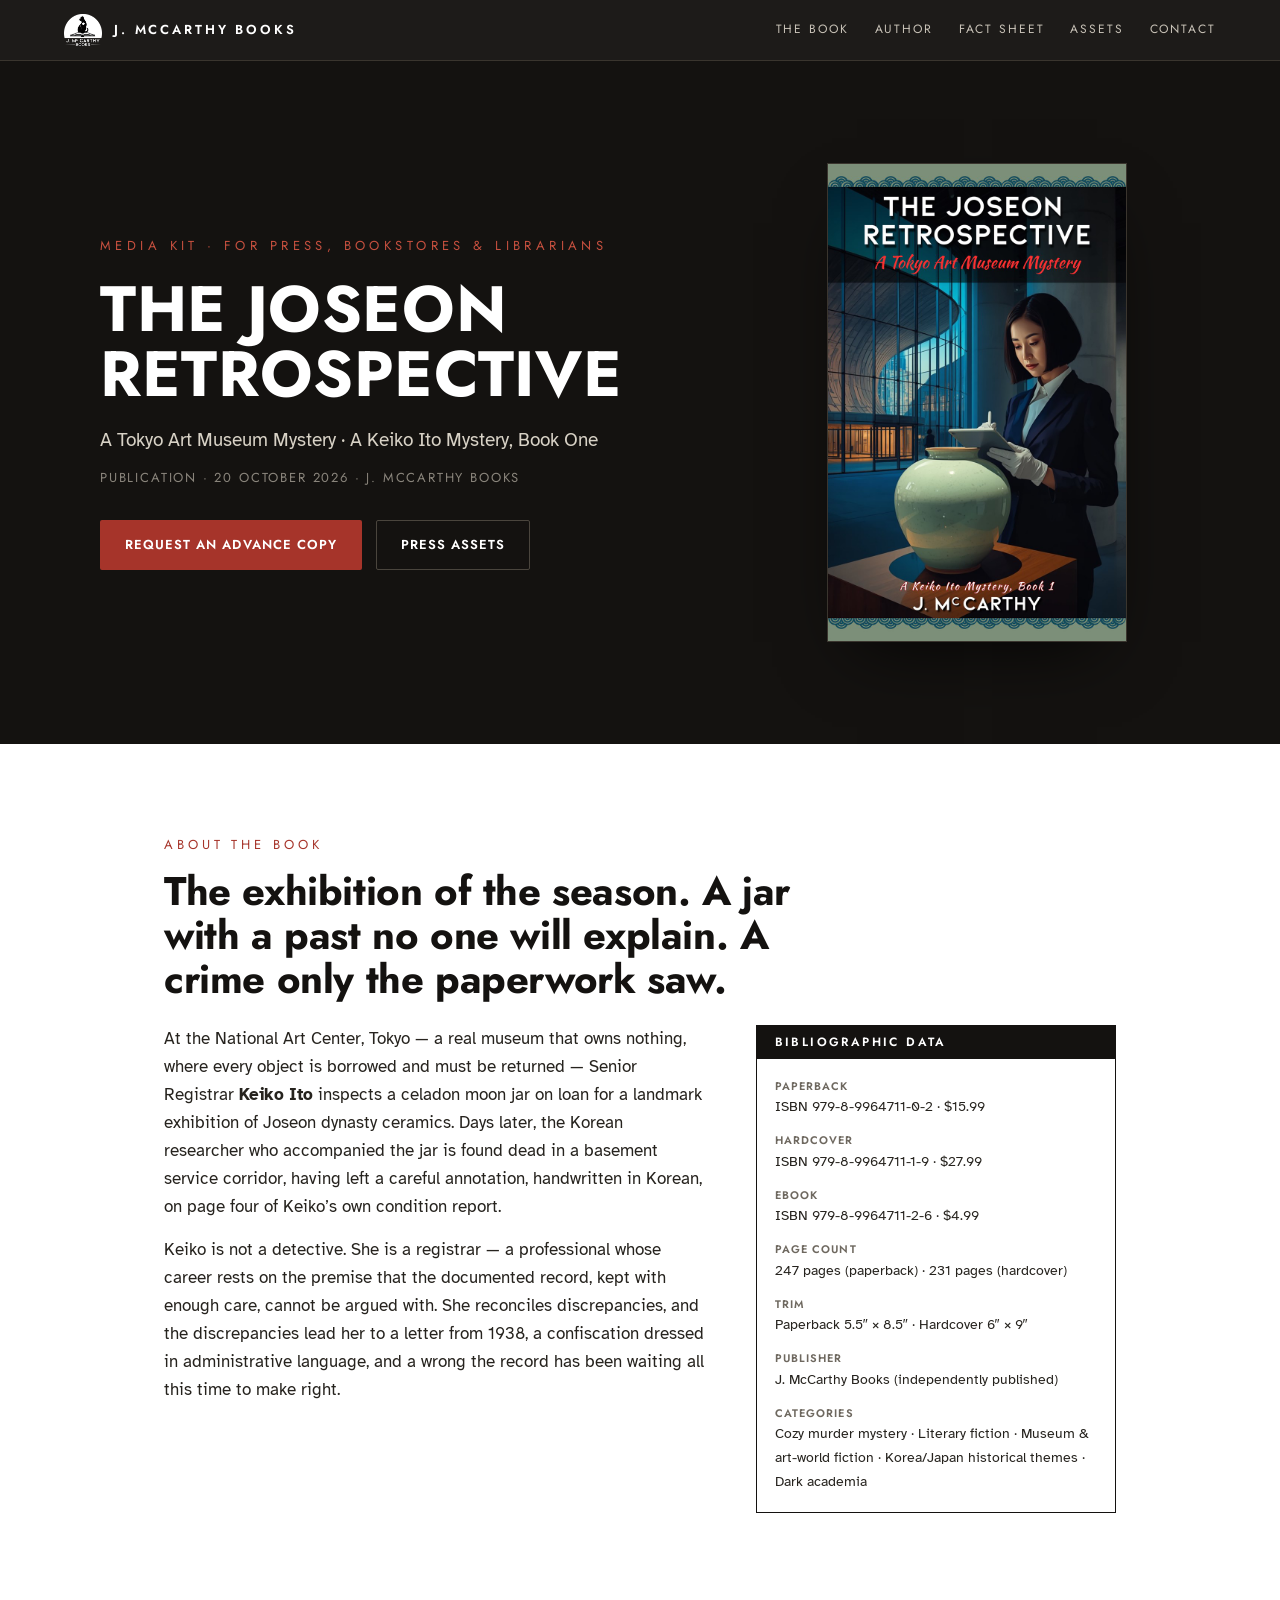
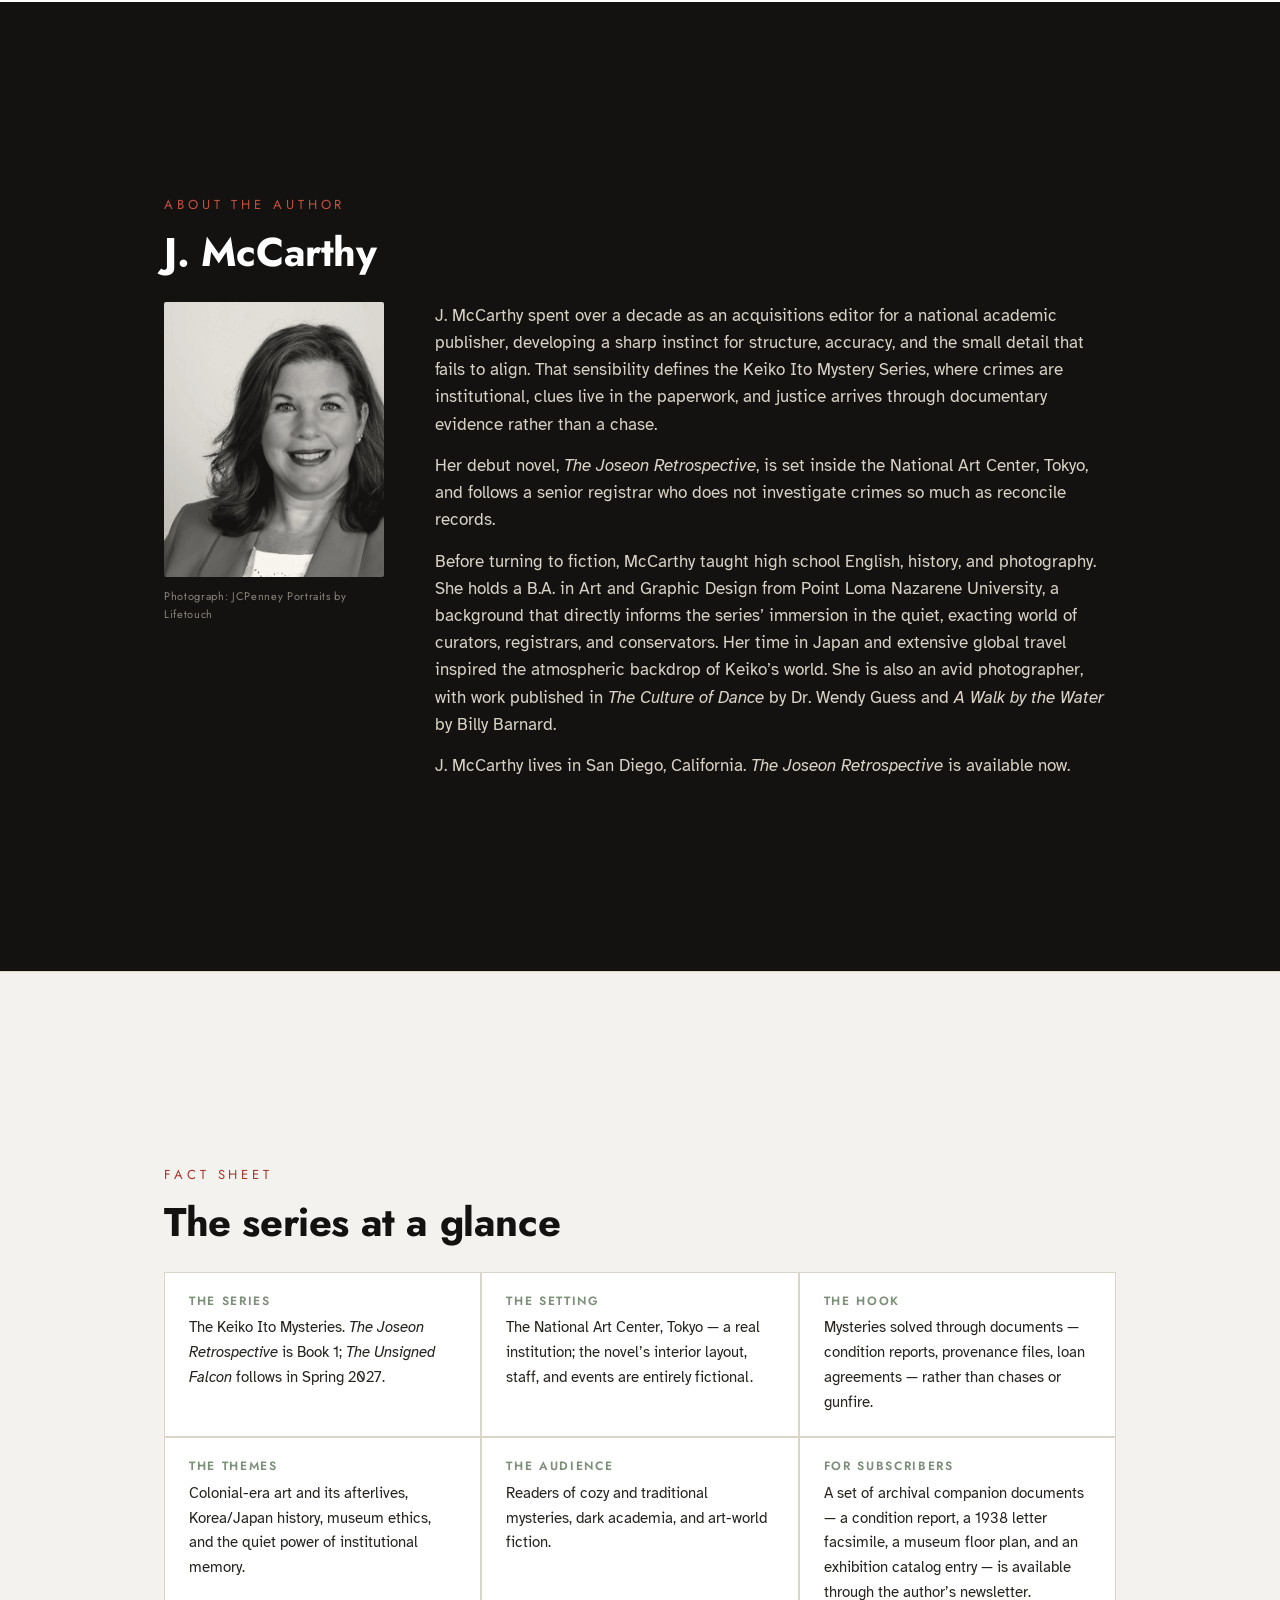
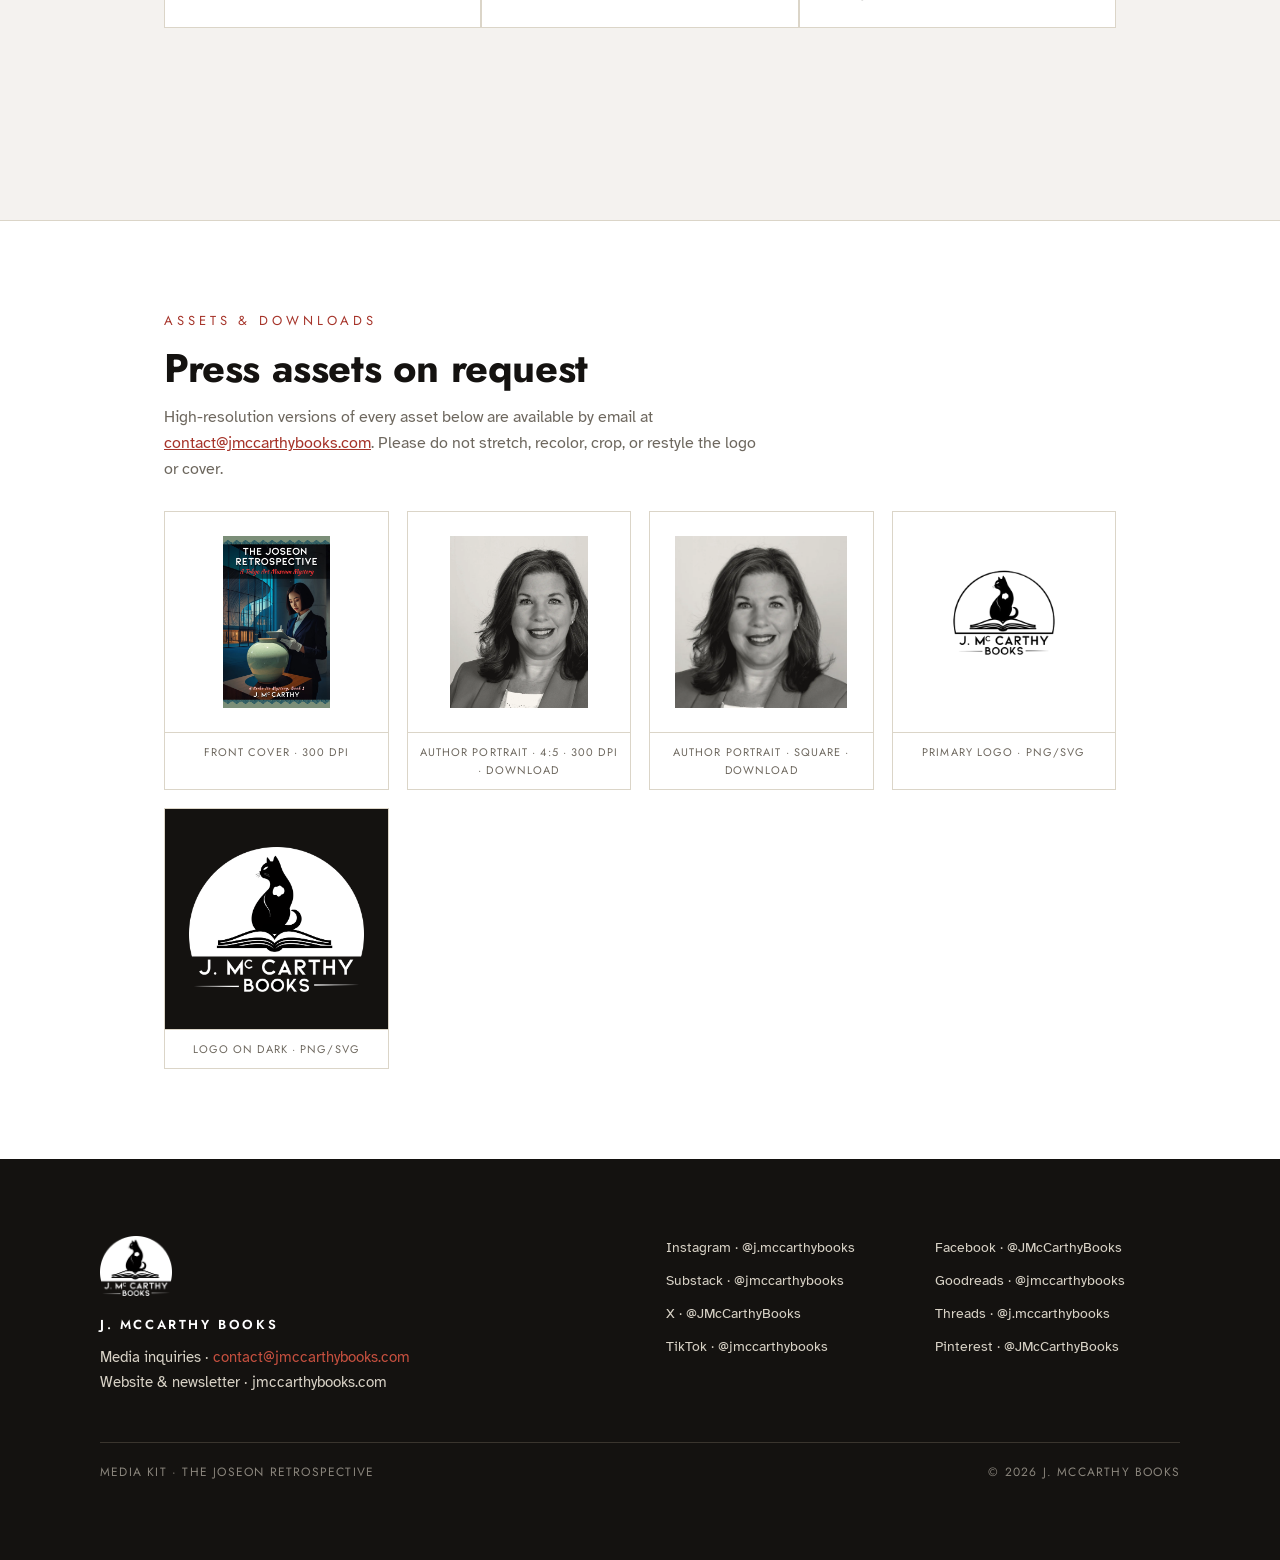
<file: media-kit.html>
<!DOCTYPE html>
<html lang="en">
<head>
  <meta charset="UTF-8">
  <meta name="viewport" content="width=device-width, initial-scale=1">
  <title>Media Kit — The Joseon Retrospective | J. McCarthy Books</title>
  <meta name="description" content="Press kit for The Joseon Retrospective by J. McCarthy: synopsis, bibliographic data, author bio, fact sheet, and press assets. For press, bookstores and librarians.">
  <link rel="canonical" href="https://www.jmccarthybooks.com/media-kit">

  <meta property="og:type" content="website">
  <meta property="og:site_name" content="J. McCarthy Books">
  <meta property="og:title" content="Media Kit — The Joseon Retrospective | J. McCarthy Books">
  <meta property="og:description" content="Press kit for The Joseon Retrospective by J. McCarthy: synopsis, bibliographic data, author bio, fact sheet, and press assets.">
  <meta property="og:url" content="https://www.jmccarthybooks.com/media-kit">
  <meta property="og:image" content="https://www.jmccarthybooks.com/assets/joseon-retrospective-cover.jpg">
  <meta name="twitter:card" content="summary_large_image">
  <meta name="twitter:title" content="Media Kit — The Joseon Retrospective">
  <meta name="twitter:description" content="Press kit for The Joseon Retrospective by J. McCarthy. For press, bookstores and librarians.">
  <meta name="twitter:image" content="https://www.jmccarthybooks.com/assets/joseon-retrospective-cover.jpg">

  <link rel="icon" href="assets/favicon-32.png" sizes="32x32">
  <link rel="apple-touch-icon" href="assets/favicon-180.png">
  <link rel="manifest" href="site.webmanifest">

  <link rel="preconnect" href="https://fonts.googleapis.com">
  <link rel="preconnect" href="https://fonts.gstatic.com" crossorigin>
  <link href="https://fonts.googleapis.com/css2?family=Jost:wght@400;500;600;700&family=Atkinson+Hyperlegible:ital,wght@0,400;0,700;1,400&display=swap" rel="stylesheet">
  <link rel="stylesheet" href="styles.css">

  <script type="application/ld+json">
  {
    "@context": "https://schema.org",
    "@graph": [
      {
        "@type": "WebPage",
        "@id": "https://www.jmccarthybooks.com/media-kit#webpage",
        "url": "https://www.jmccarthybooks.com/media-kit",
        "name": "Media Kit — The Joseon Retrospective",
        "description": "Press kit for The Joseon Retrospective by J. McCarthy: synopsis, bibliographic data, author bio, fact sheet, and press assets.",
        "isPartOf": { "@id": "https://www.jmccarthybooks.com/#website" },
        "about": { "@id": "https://www.jmccarthybooks.com/the-joseon-retrospective#book" }
      },
      {
        "@type": "Person",
        "@id": "https://www.jmccarthybooks.com/#person",
        "name": "J. McCarthy",
        "jobTitle": "Author",
        "url": "https://www.jmccarthybooks.com/about",
        "email": "contact@jmccarthybooks.com",
        "image": "https://www.jmccarthybooks.com/assets/author-portrait-1x1.png",
        "description": "Author of The Joseon Retrospective and the Keiko Ito Mystery Series. A former acquisitions editor and high school teacher with a B.A. in Art and Graphic Design, based in San Diego, California.",
        "homeLocation": { "@type": "Place", "name": "San Diego, California" },
        "alumniOf": { "@type": "CollegeOrUniversity", "name": "Point Loma Nazarene University" },
        "sameAs": [
          "https://www.facebook.com/JMcCarthyBooks",
          "https://www.instagram.com/j.mccarthybooks/",
          "https://x.com/JMcCarthyBooks",
          "https://www.tiktok.com/@jmccarthybooks",
          "https://www.threads.com/@j.mccarthybooks",
          "https://www.pinterest.com/JMcCarthyBooks",
          "https://substack.com/@jmccarthybooks",
          "https://goodreads.com/jmccarthybooks",
          "https://www.amazon.com/author/jmccarthybooks"
        ]
      },
      {
        "@type": "BreadcrumbList",
        "itemListElement": [
          { "@type": "ListItem", "position": 1, "name": "Home", "item": "https://www.jmccarthybooks.com/" },
          { "@type": "ListItem", "position": 2, "name": "Media Kit", "item": "https://www.jmccarthybooks.com/media-kit" }
        ]
      }
    ]
  }
  </script>
</head>
<body class="mk">
  <a class="skip-link" href="#book">Skip to content</a>

  <!-- ===== TOP BAR ===== -->
  <header class="mk-topbar">
    <a class="mk-brand" href="/" aria-label="J. McCarthy Books — home">
      <img src="assets/logo-mark-dark.png" alt="" width="38" height="32">
      <span>J. McCarthy Books</span>
    </a>
    <nav class="mk-nav" aria-label="Media kit sections">
      <a href="#book">The Book</a>
      <a href="#author">Author</a>
      <!-- TO RESTORE PRAISE: un-comment this link and the Early Praise
           section further down. Both are commented out together. -->
      <!-- <a href="#praise">Praise</a> -->
      <a href="#facts">Fact Sheet</a>
      <a href="#assets">Assets</a>
      <a href="#contact">Contact</a>
    </nav>
  </header>

  <!-- ===== HERO ===== -->
  <section class="mk-dark" style="padding:clamp(56px,8vw,110px) clamp(20px,5vw,64px);">
    <div class="mk-wrap mk-hero">
      <div>
        <p class="mk-hero-kicker">Media Kit &middot; For Press, Bookstores &amp; Librarians</p>
        <h1>The Joseon Retrospective</h1>
        <p class="mk-hero-sub">A Tokyo Art Museum Mystery &middot; A Keiko Ito Mystery, Book One</p>
        <p class="mk-hero-meta">Publication &middot; 20 October 2026 &middot; J. McCarthy Books</p>
        <div class="mk-btns">
          <a class="mk-btn mk-btn--primary" href="/advance-copies">Request an advance copy</a>
          <a class="mk-btn mk-btn--ghost" href="#assets">Press assets</a>
        </div>
      </div>
      <div class="mk-hero-cover">
        <img src="assets/joseon-retrospective-cover.jpg" width="300" height="480"
             alt="Front cover of The Joseon Retrospective">
      </div>
    </div>
  </section>

  <!-- ===== ABOUT THE BOOK ===== -->
  <section id="book" class="mk-wrap mk-pad">
    <p class="mk-kicker">About the Book</p>
    <h2 class="mk-h2--wide">The exhibition of the season. A jar with a past no one will explain. A crime only the paperwork saw.</h2>
    <div class="mk-two">
      <div class="mk-synopsis">
        <p>At the National Art Center, Tokyo &mdash; a real museum that owns nothing, where every object is borrowed and must be returned &mdash; Senior Registrar <strong>Keiko Ito</strong> inspects a celadon moon jar on loan for a landmark exhibition of Joseon dynasty ceramics. Days later, the Korean researcher who accompanied the jar is found dead in a basement service corridor, having left a careful annotation, handwritten in Korean, on page four of Keiko&rsquo;s own condition report.</p>
        <p>Keiko is not a detective. She is a registrar &mdash; a professional whose career rests on the premise that the documented record, kept with enough care, cannot be argued with. She reconciles discrepancies, and the discrepancies lead her to a letter from 1938, a confiscation dressed in administrative language, and a wrong the record has been waiting all this time to make right.</p>
      </div>
      <div class="mk-bib">
        <h3 class="mk-bib__head">Bibliographic data</h3>
        <div class="mk-bib__body">
          <div><span class="mk-bib__label">Paperback</span>ISBN 979-8-9964711-0-2 &middot; $15.99</div>
          <div><span class="mk-bib__label">Hardcover</span>ISBN 979-8-9964711-1-9 &middot; $27.99</div>
          <div><span class="mk-bib__label">Ebook</span>ISBN 979-8-9964711-2-6 &middot; $4.99</div>
          <div><span class="mk-bib__label">Page count</span>247 pages (paperback) &middot; 231 pages (hardcover)</div>
          <div><span class="mk-bib__label">Trim</span>Paperback 5.5&Prime; &times; 8.5&Prime; &middot; Hardcover 6&Prime; &times; 9&Prime;</div>
          <div><span class="mk-bib__label">Publisher</span>J. McCarthy Books (independently published)</div>
          <div><span class="mk-bib__label">Categories</span>Cozy murder mystery &middot; Literary fiction &middot; Museum &amp; art-world fiction &middot; Korea/Japan historical themes &middot; Dark academia</div>
        </div>
      </div>
    </div>
  </section>

  <!-- ===== AUTHOR ===== -->
  <section id="author" class="mk-dark">
    <div class="mk-wrap mk-pad">
      <p class="mk-kicker mk-kicker--light">About the Author</p>
      <h2>J. McCarthy</h2>
      <div class="mk-author">
        <div class="mk-mark">
          <img class="mk-portrait" src="assets/author-portrait-4x5.webp" width="1000" height="1250" loading="lazy"
               alt="J. McCarthy, author of the Keiko Ito Mystery Series — a black-and-white portrait.">
          <p class="mk-credit">Photograph: JCPenney Portraits by Lifetouch</p>
        </div>
        <div class="mk-bio">
          <p>J. McCarthy spent over a decade as an acquisitions editor for a national academic publisher, developing a sharp instinct for structure, accuracy, and the small detail that fails to align. That sensibility defines the Keiko Ito Mystery Series, where crimes are institutional, clues live in the paperwork, and justice arrives through documentary evidence rather than a chase.</p>
          <p>Her debut novel, <em>The Joseon Retrospective</em>, is set inside the National Art Center, Tokyo, and follows a senior registrar who does not investigate crimes so much as reconcile records.</p>
          <p>Before turning to fiction, McCarthy taught high school English, history, and photography. She holds a B.A. in Art and Graphic Design from Point Loma Nazarene University, a background that directly informs the series&rsquo; immersion in the quiet, exacting world of curators, registrars, and conservators. Her time in Japan and extensive global travel inspired the atmospheric backdrop of Keiko&rsquo;s world. She is also an avid photographer, with work published in <em>The Culture of Dance</em> by Dr. Wendy Guess and <em>A Walk by the Water</em> by Billy Barnard.</p>
          <p>J. McCarthy lives in San Diego, California. <em>The Joseon Retrospective</em> is available now.</p>
        </div>
      </div>
    </div>
  </section>

  <!-- ===== EARLY PRAISE — HIDDEN UNTIL REAL QUOTES EXIST =====
       Kept in the markup, commented out, so it can be switched back on in
       one step. TO RESTORE: delete the two comment markers wrapping the
       <section> below, and un-comment the "Praise" link in the top nav.
       Then replace each placeholder with a real quote and attribution, and
       change .mk-quote's border from `1px dashed` to `1px solid` in
       styles.css so the cards read as finished rather than pending.
  <section id="praise" class="mk-wrap mk-pad">
    <p class="mk-kicker">Early Praise</p>
    <h2>What readers are saying</h2>
    <div class="mk-praise-grid">
      <blockquote class="mk-quote">&ldquo;[Review quote to come.]&rdquo;<cite>&mdash; Reviewer name, outlet</cite></blockquote>
      <blockquote class="mk-quote">&ldquo;[Review quote to come.]&rdquo;<cite>&mdash; Reviewer name, outlet</cite></blockquote>
      <blockquote class="mk-quote">&ldquo;[Review quote to come.]&rdquo;<cite>&mdash; Reviewer name, outlet</cite></blockquote>
    </div>
  </section>
  ===== END HIDDEN PRAISE SECTION ===== -->

  <!-- ===== FACT SHEET ===== -->
  <section id="facts" class="mk-facts-section">
    <div class="mk-wrap mk-pad">
      <p class="mk-kicker">Fact Sheet</p>
      <h2>The series at a glance</h2>
      <div class="mk-facts">
        <div class="mk-fact">
          <h3 class="mk-fact__label">The series</h3>
          <p class="mk-fact__body">The Keiko Ito Mysteries. <em>The Joseon Retrospective</em> is Book 1; <em>The Unsigned Falcon</em> follows in Spring 2027.</p>
        </div>
        <div class="mk-fact">
          <h3 class="mk-fact__label">The setting</h3>
          <p class="mk-fact__body">The National Art Center, Tokyo &mdash; a real institution; the novel&rsquo;s interior layout, staff, and events are entirely fictional.</p>
        </div>
        <div class="mk-fact">
          <h3 class="mk-fact__label">The hook</h3>
          <p class="mk-fact__body">Mysteries solved through documents &mdash; condition reports, provenance files, loan agreements &mdash; rather than chases or gunfire.</p>
        </div>
        <div class="mk-fact">
          <h3 class="mk-fact__label">The themes</h3>
          <p class="mk-fact__body">Colonial-era art and its afterlives, Korea/Japan history, museum ethics, and the quiet power of institutional memory.</p>
        </div>
        <div class="mk-fact">
          <h3 class="mk-fact__label">The audience</h3>
          <p class="mk-fact__body">Readers of cozy and traditional mysteries, dark academia, and art-world fiction.</p>
        </div>
        <div class="mk-fact">
          <h3 class="mk-fact__label">For subscribers</h3>
          <p class="mk-fact__body">A set of archival companion documents &mdash; a condition report, a 1938 letter facsimile, a museum floor plan, and an exhibition catalog entry &mdash; is available through the author&rsquo;s newsletter.</p>
        </div>
      </div>
    </div>
  </section>

  <!-- ===== ASSETS ===== -->
  <section id="assets" class="mk-wrap mk-pad">
    <p class="mk-kicker">Assets &amp; Downloads</p>
    <h2 style="margin-bottom:14px;">Press assets on request</h2>
    <p class="mk-lead">High-resolution versions of every asset below are available by email at <a href="mailto:contact@jmccarthybooks.com">contact@jmccarthybooks.com</a>. Please do not stretch, recolor, crop, or restyle the logo or cover.</p>
    <div class="mk-assets">
      <div class="mk-asset">
        <div class="mk-asset__preview">
          <img src="assets/joseon-retrospective-cover.jpg" width="800" height="1280" loading="lazy" alt="Front cover thumbnail">
        </div>
        <p class="mk-asset__cap">Front cover &middot; 300 dpi</p>
      </div>
      <a class="mk-asset" href="assets/author-portrait-4x5-print.png" download>
        <div class="mk-asset__preview">
          <img src="assets/author-portrait-4x5.webp" width="1000" height="1250" loading="lazy" alt="Author portrait, 4:5, thumbnail">
        </div>
        <p class="mk-asset__cap">Author portrait &middot; 4:5 &middot; 300 dpi &middot; download</p>
      </a>
      <a class="mk-asset" href="assets/author-portrait-1x1-2044.png" download>
        <div class="mk-asset__preview">
          <img src="assets/author-portrait-1x1.webp" width="800" height="800" loading="lazy" alt="Author portrait, square, thumbnail">
        </div>
        <p class="mk-asset__cap">Author portrait &middot; square &middot; download</p>
      </a>
      <div class="mk-asset">
        <div class="mk-asset__preview">
          <img src="assets/logo-black-transparent.png" width="480" height="480" loading="lazy" alt="Primary logo thumbnail">
        </div>
        <p class="mk-asset__cap">Primary logo &middot; PNG/SVG</p>
      </div>
      <div class="mk-asset">
        <div class="mk-asset__preview mk-asset__preview--dark">
          <img src="assets/logo-mark-dark.png" width="600" height="499" loading="lazy" alt="Logo for dark backgrounds thumbnail">
        </div>
        <p class="mk-asset__cap">Logo on dark &middot; PNG/SVG</p>
      </div>
    </div>
  </section>

  <!-- ===== CONTACT / FOOTER ===== -->
  <footer id="contact" class="mk-footer">
    <div class="mk-wrap">
      <div class="mk-footer__grid">
        <div>
          <img class="mk-footer__logo" src="assets/logo-mark-dark.png" width="72" height="60" loading="lazy" alt="J. McCarthy Books">
          <p class="mk-footer__name">J. McCarthy Books</p>
          <p class="mk-footer__line">Media inquiries &middot; <a href="mailto:contact@jmccarthybooks.com">contact@jmccarthybooks.com</a></p>
          <p class="mk-footer__line">Website &amp; newsletter &middot; jmccarthybooks.com</p>
        </div>
        <div class="mk-social">
          <a href="https://www.instagram.com/j.mccarthybooks/" rel="me noopener noreferrer" referrerpolicy="no-referrer">Instagram &middot; @j.mccarthybooks</a>
          <a href="https://www.facebook.com/JMcCarthyBooks" rel="me noopener noreferrer" referrerpolicy="no-referrer">Facebook &middot; @JMcCarthyBooks</a>
          <a href="https://substack.com/@jmccarthybooks" rel="me noopener noreferrer" referrerpolicy="no-referrer">Substack &middot; @jmccarthybooks</a>
          <a href="https://goodreads.com/jmccarthybooks" rel="me noopener noreferrer" referrerpolicy="no-referrer">Goodreads &middot; @jmccarthybooks</a>
          <a href="https://x.com/JMcCarthyBooks" rel="me noopener noreferrer" referrerpolicy="no-referrer">X &middot; @JMcCarthyBooks</a>
          <a href="https://www.threads.com/@j.mccarthybooks" rel="me noopener noreferrer" referrerpolicy="no-referrer">Threads &middot; @j.mccarthybooks</a>
          <a href="https://www.tiktok.com/@jmccarthybooks" rel="me noopener noreferrer" referrerpolicy="no-referrer">TikTok &middot; @jmccarthybooks</a>
          <a href="https://www.pinterest.com/JMcCarthyBooks" rel="me noopener noreferrer" referrerpolicy="no-referrer">Pinterest &middot; @JMcCarthyBooks</a>
        </div>
      </div>
      <div class="mk-footer__bottom">
        <span>Media Kit &middot; The Joseon Retrospective</span>
        <span>&copy; <span id="year">2026</span> J. McCarthy Books</span>
      </div>
    </div>
  </footer>

  <script src="retailers.js"></script>
  <script src="main.js" defer></script>
</body>
</html>
</file>
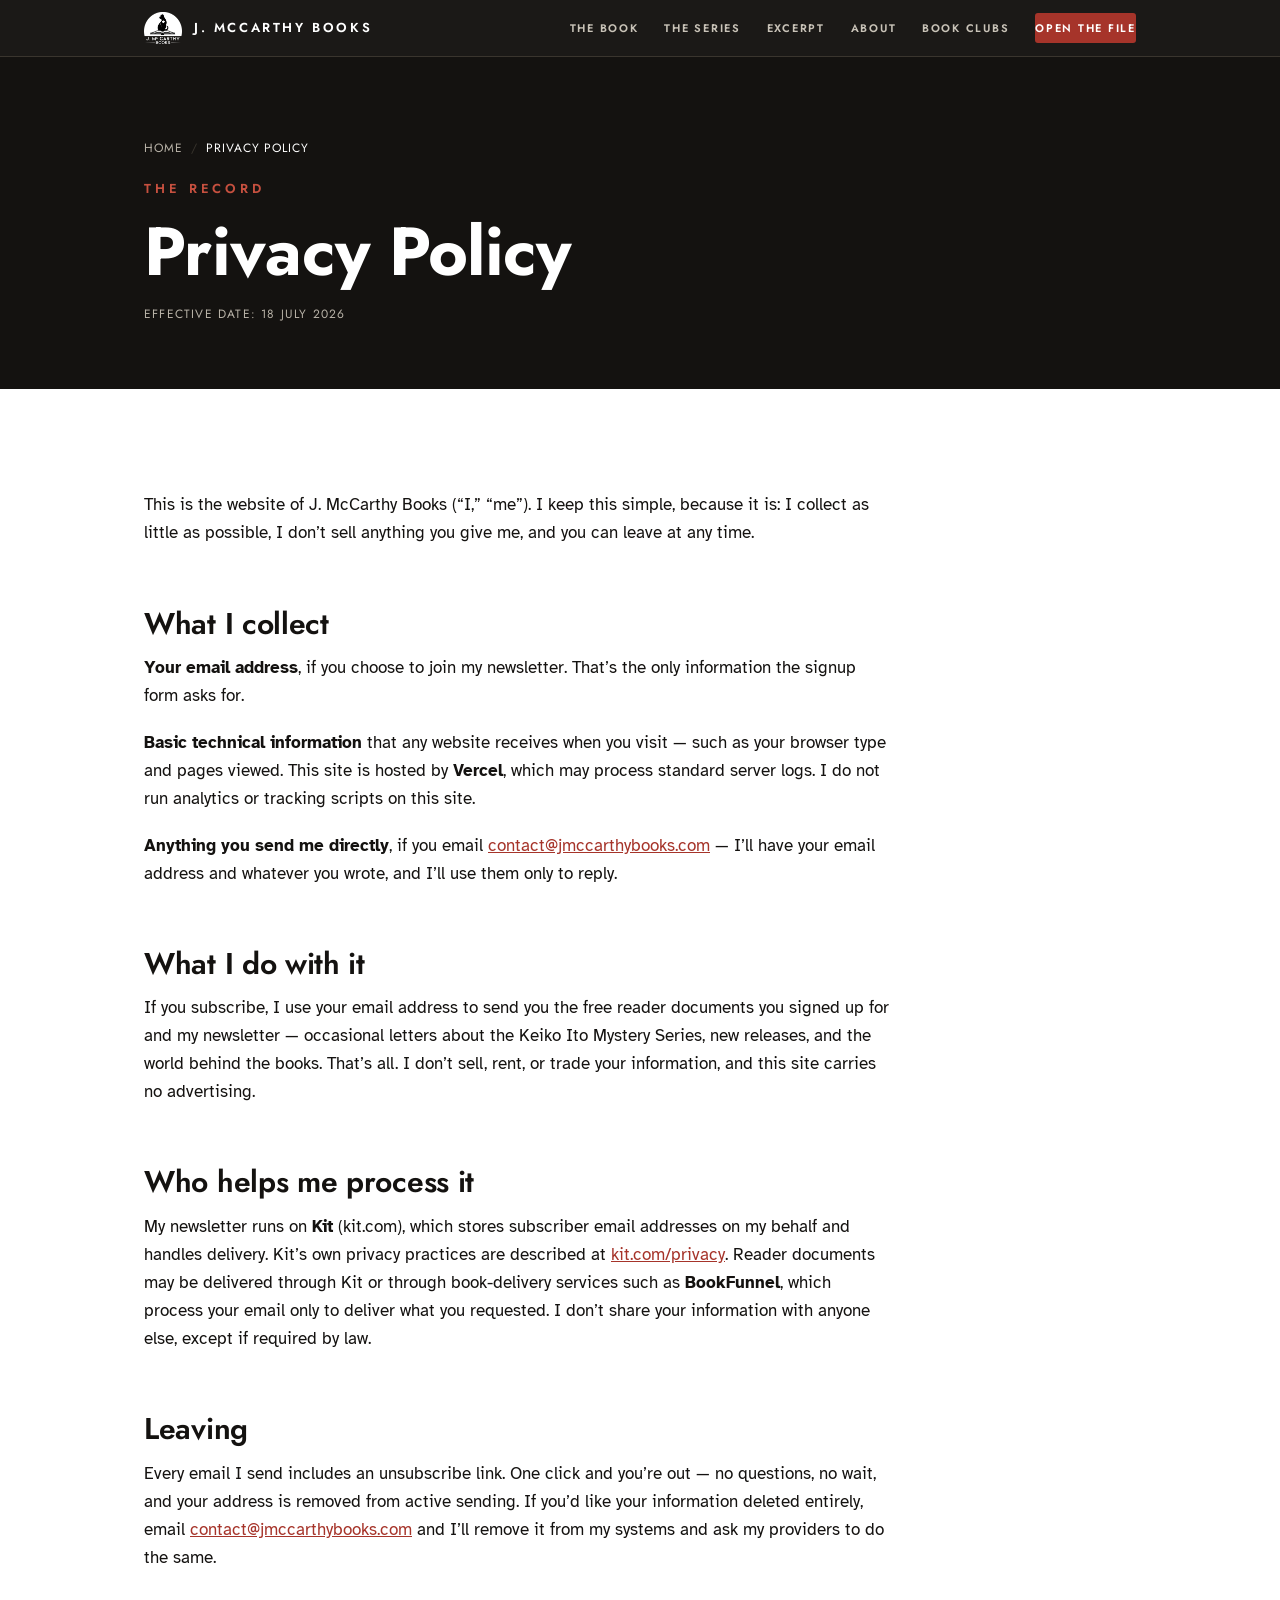
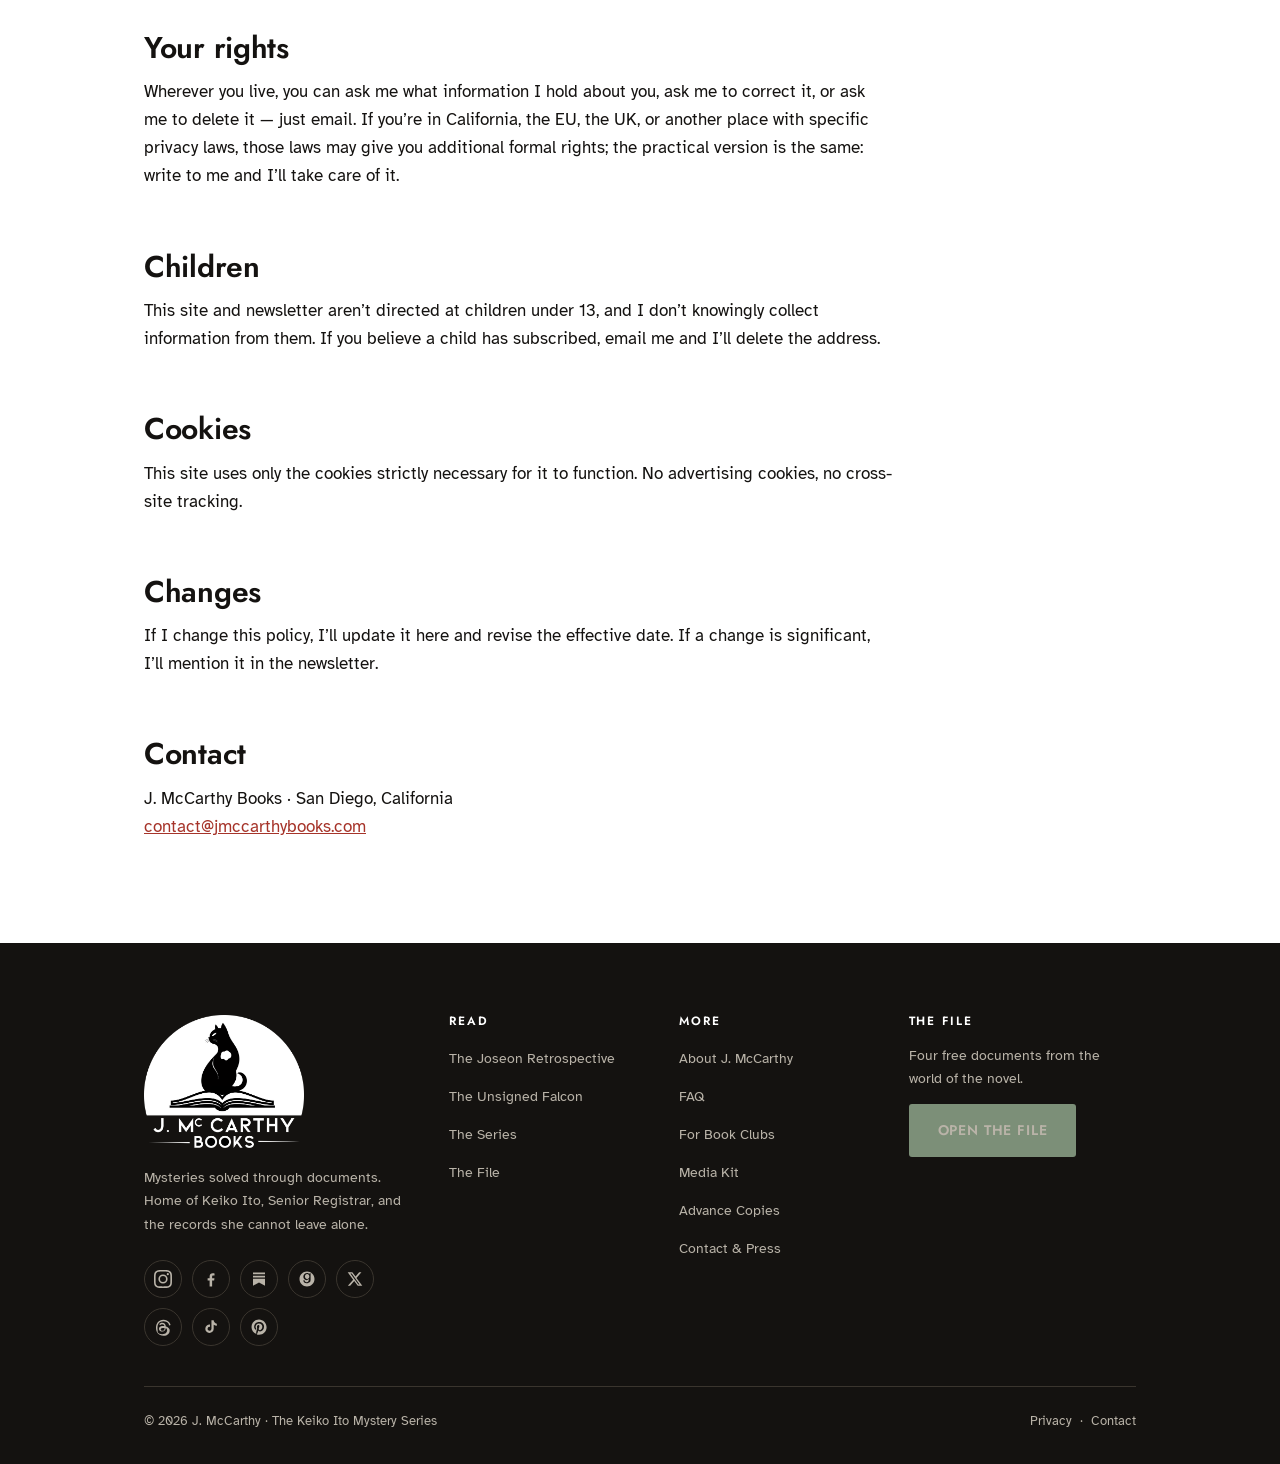
<file: privacy.html>
<!DOCTYPE html>
<html lang="en">
<head>
  <meta charset="UTF-8">
  <meta name="viewport" content="width=device-width, initial-scale=1">
  <title>Privacy Policy — J. McCarthy Books</title>
  <meta name="description" content="How J. McCarthy Books handles your information: what is collected, how it is used, and how to leave. Short, plain-language, and honest.">
  <link rel="canonical" href="https://www.jmccarthybooks.com/privacy">

  <meta property="og:type" content="website">
  <meta property="og:site_name" content="J. McCarthy Books">
  <meta property="og:title" content="Privacy Policy — J. McCarthy Books">
  <meta property="og:description" content="What is collected, how it is used, and how to leave. Short, plain-language, and honest.">
  <meta property="og:url" content="https://www.jmccarthybooks.com/privacy">
  <meta property="og:image" content="https://www.jmccarthybooks.com/assets/og-image.jpg">
  <meta name="twitter:card" content="summary_large_image">
  <meta name="twitter:title" content="Privacy Policy — J. McCarthy Books">
  <meta name="twitter:description" content="What is collected, how it is used, and how to leave.">
  <meta name="twitter:image" content="https://www.jmccarthybooks.com/assets/og-image.jpg">

  <link rel="icon" href="assets/favicon-32.png" sizes="32x32">
  <link rel="apple-touch-icon" href="assets/favicon-180.png">
  <link rel="manifest" href="site.webmanifest">

  <link rel="preconnect" href="https://fonts.googleapis.com">
  <link rel="preconnect" href="https://fonts.gstatic.com" crossorigin>
  <link href="https://fonts.googleapis.com/css2?family=Jost:wght@400;500;600;700&family=Atkinson+Hyperlegible:ital,wght@0,400;0,700;1,400&display=swap" rel="stylesheet">
  <link rel="stylesheet" href="styles.css">

  <script type="application/ld+json">
  {
    "@context": "https://schema.org",
    "@graph": [
      {
        "@type": "BreadcrumbList",
        "itemListElement": [
          { "@type": "ListItem", "position": 1, "name": "Home", "item": "https://www.jmccarthybooks.com/" },
          { "@type": "ListItem", "position": 2, "name": "Privacy Policy", "item": "https://www.jmccarthybooks.com/privacy" }
        ]
      },
      {
        "@type": "WebPage",
        "@id": "https://www.jmccarthybooks.com/privacy#webpage",
        "url": "https://www.jmccarthybooks.com/privacy",
        "name": "Privacy Policy — J. McCarthy Books",
        "description": "How J. McCarthy Books handles your information: what is collected, how it is used, and how to leave.",
        "inLanguage": "en",
        "isPartOf": { "@id": "https://www.jmccarthybooks.com/#website" },
        "publisher": { "@id": "https://www.jmccarthybooks.com/#person" }
      }
    ]
  }
  </script>
</head>
<body>
  <a class="skip-link" href="#main">Skip to content</a>

  <!-- ===== HEADER ===== -->
  <header class="site-header">
    <div class="site-header__inner">
      <a class="brand" href="/" aria-label="J. McCarthy Books — home">
        <img src="assets/logo-mark-dark.png" alt="" width="38" height="32">
        <span class="brand__name">J. McCarthy Books</span>
      </a>
      <button class="nav-toggle" aria-label="Open menu" aria-expanded="false" aria-controls="primary-nav">
        <svg width="26" height="26" viewBox="0 0 24 24" fill="none" stroke="currentColor" stroke-width="2" aria-hidden="true"><line x1="3" y1="6" x2="21" y2="6"/><line x1="3" y1="12" x2="21" y2="12"/><line x1="3" y1="18" x2="21" y2="18"/></svg>
      </button>
      <nav class="nav" id="primary-nav" aria-label="Primary">
        <a href="/the-joseon-retrospective">The Book</a>
        <a href="/series">The Series</a>
        <a href="/excerpt">Excerpt</a>
        <a href="/about">About</a>
        <a href="/book-clubs">Book Clubs</a>
        <a class="nav__cta" href="/the-file">Open the File</a>
      </nav>
    </div>
  </header>

  <main id="main">

    <!--
      ==========================================================
      All placeholders have been filled in:
        Effective date  → 18 July 2026
        Hosting         → Vercel
        Analytics       → none (the site loads no analytics or
                          tracking scripts, so the "IF NONE" branch
                          was kept and the cookies clause removed)

      IF YOU LATER ADD ANALYTICS (including Vercel Analytics or
      Speed Insights), you must update two places below:
        1. "What I collect" — name the tool
        2. "Cookies" — say whether it sets cookies
      and revise the effective date above.
      ==========================================================
    -->

    <section class="page-hero">
      <div class="wrap">
        <nav class="breadcrumbs" aria-label="Breadcrumb">
          <ol>
            <li><a href="/">Home</a></li>
            <li aria-current="page">Privacy Policy</li>
          </ol>
        </nav>
        <span class="eyebrow eyebrow--light" style="margin-top:20px;">The record</span>
        <h1>Privacy Policy</h1>
        <p class="updated" style="color:var(--muted-light);margin-top:18px;">Effective date: 18 July 2026</p>
      </div>
    </section>

    <section>
      <div class="wrap">
        <div class="prose">

          <p>This is the website of J. McCarthy Books (&ldquo;I,&rdquo; &ldquo;me&rdquo;). I keep this simple, because it is: I collect as little as possible, I don&rsquo;t sell anything you give me, and you can leave at any time.</p>

          <h2>What I collect</h2>
          <p><strong>Your email address</strong>, if you choose to join my newsletter. That&rsquo;s the only information the signup form asks for.</p>
          <p><strong>Basic technical information</strong> that any website receives when you visit &mdash; such as your browser type and pages viewed. This site is hosted by <strong>Vercel</strong>, which may process standard server logs. I do not run analytics or tracking scripts on this site.</p>
          <p><strong>Anything you send me directly</strong>, if you email <a href="mailto:contact@jmccarthybooks.com">contact@jmccarthybooks.com</a> &mdash; I&rsquo;ll have your email address and whatever you wrote, and I&rsquo;ll use them only to reply.</p>

          <h2>What I do with it</h2>
          <p>If you subscribe, I use your email address to send you the free reader documents you signed up for and my newsletter &mdash; occasional letters about the Keiko Ito Mystery Series, new releases, and the world behind the books. That&rsquo;s all. I don&rsquo;t sell, rent, or trade your information, and this site carries no advertising.</p>

          <h2>Who helps me process it</h2>
          <p>My newsletter runs on <strong>Kit</strong> (kit.com), which stores subscriber email addresses on my behalf and handles delivery. Kit&rsquo;s own privacy practices are described at <a href="https://kit.com/privacy" rel="noopener">kit.com/privacy</a>. Reader documents may be delivered through Kit or through book-delivery services such as <strong>BookFunnel</strong>, which process your email only to deliver what you requested. I don&rsquo;t share your information with anyone else, except if required by law.</p>

          <h2>Leaving</h2>
          <p>Every email I send includes an unsubscribe link. One click and you&rsquo;re out &mdash; no questions, no wait, and your address is removed from active sending. If you&rsquo;d like your information deleted entirely, email <a href="mailto:contact@jmccarthybooks.com">contact@jmccarthybooks.com</a> and I&rsquo;ll remove it from my systems and ask my providers to do the same.</p>

          <h2>Your rights</h2>
          <p>Wherever you live, you can ask me what information I hold about you, ask me to correct it, or ask me to delete it &mdash; just email. If you&rsquo;re in California, the EU, the UK, or another place with specific privacy laws, those laws may give you additional formal rights; the practical version is the same: write to me and I&rsquo;ll take care of it.</p>

          <h2>Children</h2>
          <p>This site and newsletter aren&rsquo;t directed at children under 13, and I don&rsquo;t knowingly collect information from them. If you believe a child has subscribed, email me and I&rsquo;ll delete the address.</p>

          <h2>Cookies</h2>
          <p>This site uses only the cookies strictly necessary for it to function. No advertising cookies, no cross-site tracking.</p>

          <h2>Changes</h2>
          <p>If I change this policy, I&rsquo;ll update it here and revise the effective date. If a change is significant, I&rsquo;ll mention it in the newsletter.</p>

          <h2>Contact</h2>
          <p>J. McCarthy Books &middot; San Diego, California<br>
          <a href="mailto:contact@jmccarthybooks.com">contact@jmccarthybooks.com</a></p>

        </div>
      </div>
    </section>

  </main>

  <!-- ===== FOOTER ===== -->
  <footer class="site-footer">
    <div class="wrap">
      <div class="footer-grid">
        <div class="footer-brand">
          <img src="assets/logo-mark-dark.png" alt="J. McCarthy Books" width="160" height="133">
          <p>Mysteries solved through documents. Home of Keiko Ito, Senior Registrar, and the records she cannot leave alone.</p>
          <div class="footer-social mt-2">
            <a href="https://www.instagram.com/j.mccarthybooks/" aria-label="Instagram" rel="me noopener noreferrer" referrerpolicy="no-referrer" target="_blank"><svg width="18" height="18" viewBox="0 0 24 24" fill="currentColor" aria-hidden="true"><path d="M12 2.16c3.2 0 3.58.01 4.85.07 1.17.05 1.8.25 2.23.41.56.22.96.48 1.38.9.42.42.68.82.9 1.38.16.42.36 1.06.41 2.23.06 1.27.07 1.65.07 4.85s-.01 3.58-.07 4.85c-.05 1.17-.25 1.8-.41 2.23-.22.56-.48.96-.9 1.38-.42.42-.82.68-1.38.9-.42.16-1.06.36-2.23.41-1.27.06-1.65.07-4.85.07s-3.58-.01-4.85-.07c-1.17-.05-1.8-.25-2.23-.41-.56-.22-.96-.48-1.38-.9-.42-.42-.68-.82-.9-1.38-.16-.42-.36-1.06-.41-2.23-.06-1.27-.07-1.65-.07-4.85s.01-3.58.07-4.85c.05-1.17.25-1.8.41-2.23.22-.56.48-.96.9-1.38.42-.42.82-.68 1.38-.9.42-.16 1.06-.36 2.23-.41 1.27-.06 1.65-.07 4.85-.07M12 0C8.74 0 8.33.01 7.05.07 5.78.13 4.9.33 4.14.63c-.79.31-1.46.72-2.13 1.38C1.35 2.68.94 3.35.63 4.14.33 4.9.13 5.78.07 7.05.01 8.33 0 8.74 0 12s.01 3.67.07 4.95c.06 1.27.26 2.15.56 2.91.31.79.72 1.46 1.38 2.13.67.66 1.34 1.07 2.13 1.38.76.3 1.64.5 2.91.56C8.33 23.99 8.74 24 12 24s3.67-.01 4.95-.07c1.27-.06 2.15-.26 2.91-.56.79-.31 1.46-.72 2.13-1.38.66-.67 1.07-1.34 1.38-2.13.3-.76.5-1.64.56-2.91.06-1.28.07-1.69.07-4.95s-.01-3.67-.07-4.95c-.06-1.27-.26-2.15-.56-2.91-.31-.79-.72-1.46-1.38-2.13C21.32 1.35 20.65.94 19.86.63 19.1.33 18.22.13 16.95.07 15.67.01 15.26 0 12 0z"/><path d="M12 5.84A6.16 6.16 0 1 0 18.16 12 6.16 6.16 0 0 0 12 5.84zm0 10.16A4 4 0 1 1 16 12a4 4 0 0 1-4 4z"/><circle cx="18.41" cy="5.59" r="1.44"/></svg></a>
            <a href="https://www.facebook.com/JMcCarthyBooks" aria-label="Facebook" rel="me noopener noreferrer" referrerpolicy="no-referrer" target="_blank"><svg width="18" height="18" viewBox="0 0 24 24" fill="currentColor" aria-hidden="true"><path d="M13.5 22v-8h2.7l.4-3.1h-3.1V8.9c0-.9.25-1.5 1.55-1.5h1.65V4.6c-.3-.04-1.3-.13-2.45-.13-2.42 0-4.08 1.48-4.08 4.2v2.34H7.5V14h2.67v8h3.33z"/></svg></a>
            <a href="https://substack.com/@jmccarthybooks" aria-label="Substack" rel="me noopener noreferrer" referrerpolicy="no-referrer" target="_blank"><svg width="18" height="18" viewBox="0 0 24 24" fill="currentColor" aria-hidden="true"><path d="M4 3.2h16v2.4H4V3.2zm0 4.3h16v2.4H4V7.5zm0 4.3h16V21l-8-4.5L4 21v-9.2z"/></svg></a>
            <a href="https://goodreads.com/jmccarthybooks" aria-label="Goodreads" rel="me noopener noreferrer" referrerpolicy="no-referrer" target="_blank"><svg width="18" height="18" viewBox="0 0 24 24" fill="currentColor" aria-hidden="true"><path d="M12 2C6.5 2 2 6.5 2 12s4.5 10 10 10 10-4.5 10-10S17.5 2 12 2zm2.8 14.3c-.7 1-1.9 1.5-3.3 1.5-2.6 0-4.3-1.7-4.4-4h1.6c.1 1.4 1.1 2.5 2.8 2.5 2 0 2.9-1.4 2.9-3.6v-.9c-.6 1.1-1.8 1.7-3.1 1.7-2.5 0-4.2-2-4.2-4.7S9.6 4 12.1 4c1.3 0 2.5.6 3.1 1.7V4.2h1.6v8.4c0 1.4-.3 2.7-.9 3.7zM12.2 5.4c-1.7 0-2.9 1.4-2.9 3.4s1.2 3.4 2.9 3.4S15.1 10.8 15.1 8.8s-1.2-3.4-2.9-3.4z"/></svg></a>
            <a href="https://x.com/JMcCarthyBooks" aria-label="X" rel="me noopener noreferrer" referrerpolicy="no-referrer" target="_blank"><svg width="18" height="18" viewBox="0 0 24 24" fill="currentColor" aria-hidden="true"><path d="M17.53 3h3.02l-6.6 7.54L21.75 21h-6.06l-4.75-6.2L5.5 21H2.47l7.06-8.07L2.25 3h6.2l4.3 5.68L17.53 3zm-1.06 16.18h1.67L7.6 4.73H5.8l10.67 14.45z"/></svg></a>
            <a href="https://www.threads.com/@j.mccarthybooks" aria-label="Threads" rel="me noopener noreferrer" referrerpolicy="no-referrer" target="_blank"><svg width="18" height="18" viewBox="0 0 24 24" fill="currentColor" aria-hidden="true"><path d="M16.1 11.4c-.1-.05-.2-.1-.3-.14-.17-3.2-1.92-5.04-4.85-5.06h-.04c-1.75 0-3.21.75-4.1 2.11l1.61 1.1c.67-1.01 1.71-1.22 2.49-1.22h.03c.97 0 1.7.28 2.17.84.34.4.57.96.68 1.66-.85-.14-1.77-.18-2.75-.11-2.77.16-4.55 1.77-4.43 4.02.06 1.14.63 2.12 1.6 2.76.82.54 1.88.8 2.98.74 1.45-.08 2.59-.63 3.38-1.65.6-.77.98-1.77 1.15-3.03.7.42 1.21.98 1.5 1.65.48 1.14.51 3.01-1.01 4.53-1.34 1.33-2.94 1.91-5.37 1.93-2.69-.02-4.73-.88-6.05-2.56C5.28 17.66 4.65 15.6 4.63 13c.02-2.6.65-4.66 1.87-6.21C7.82 5.11 9.86 4.25 12.55 4.23c2.71.02 4.78.88 6.16 2.57.68.83 1.19 1.87 1.53 3.08l1.89-.5c-.41-1.49-1.06-2.78-1.94-3.85C18.42 3.35 15.79 2.25 12.56 2.23h-.01C9.32 2.25 6.72 3.36 4.99 5.53 3.45 7.46 2.65 10.14 2.63 13v.01c.02 2.85.82 5.53 2.36 7.46 1.73 2.17 4.33 3.28 7.56 3.3h.01c2.87-.02 4.9-.77 6.57-2.44 2.19-2.18 2.12-4.91 1.4-6.59-.52-1.2-1.51-2.18-2.86-2.84zm-4.62 5.66c-1.22.07-2.48-.48-2.54-1.64-.05-.86.61-1.82 2.62-1.94.23-.01.46-.02.68-.02.73 0 1.41.07 2.03.21-.23 2.88-1.58 3.33-2.79 3.39z"/></svg></a>
            <a href="https://www.tiktok.com/@jmccarthybooks" aria-label="TikTok" rel="me noopener noreferrer" referrerpolicy="no-referrer" target="_blank"><svg width="18" height="18" viewBox="0 0 24 24" fill="currentColor" aria-hidden="true"><path d="M16.6 5.8a4.3 4.3 0 0 1-1-2.8h-3v11.4a2.6 2.6 0 1 1-1.9-2.5V8.8a5.6 5.6 0 1 0 4.9 5.6V9.1a7.2 7.2 0 0 0 4.2 1.3V7.5a4.3 4.3 0 0 1-3.2-1.7z"/></svg></a>
            <a href="https://www.pinterest.com/JMcCarthyBooks" aria-label="Pinterest" rel="me noopener noreferrer" referrerpolicy="no-referrer" target="_blank"><svg width="18" height="18" viewBox="0 0 24 24" fill="currentColor" aria-hidden="true"><path d="M12 2C6.48 2 2 6.48 2 12c0 4.24 2.64 7.86 6.36 9.32-.09-.79-.17-2.01.04-2.88.19-.78 1.22-4.96 1.22-4.96s-.31-.62-.31-1.54c0-1.44.84-2.52 1.88-2.52.89 0 1.32.67 1.32 1.47 0 .89-.57 2.23-.86 3.47-.25 1.04.52 1.89 1.54 1.89 1.85 0 3.27-1.95 3.27-4.76 0-2.49-1.79-4.23-4.34-4.23-2.96 0-4.69 2.22-4.69 4.51 0 .89.34 1.85.77 2.37.09.1.1.19.07.29-.08.32-.25 1.04-.29 1.18-.4.19-.15.23-.35.14-1.29-.6-2.1-2.49-2.1-4.01 0-3.26 2.37-6.26 6.83-6.26 3.59 0 6.37 2.56 6.37 5.97 0 3.56-2.25 6.43-5.36 6.43-1.05 0-2.03-.55-2.37-1.19l-.64 2.46c-.23.9-.86 2.02-1.28 2.71.96.3 1.99.46 3.05.46 5.52 0 10-4.48 10-10S17.52 2 12 2z"/></svg></a>
          </div>
        </div>
        <div class="footer-col">
          <h4>Read</h4>
          <ul>
            <li><a href="/the-joseon-retrospective">The Joseon Retrospective</a></li>
            <li><a href="/the-unsigned-falcon">The Unsigned Falcon</a></li>
            <li><a href="/series">The Series</a></li>
            <li><a href="/the-file">The File</a></li>
          </ul>
        </div>
        <div class="footer-col">
          <h4>More</h4>
          <ul>
            <li><a href="/about">About J. McCarthy</a></li>
            <li><a href="/faq">FAQ</a></li>
            <li><a href="/book-clubs">For Book Clubs</a></li>
            <li><a href="/media-kit">Media Kit</a></li>
            <li><a href="/advance-copies">Advance Copies</a></li>
            <li><a href="/contact">Contact &amp; Press</a></li>
          </ul>
        </div>
        <div class="footer-col">
          <h4>The File</h4>
          <p style="font-size:14px;color:var(--muted-light);margin:0 0 14px;">Four free documents from the world of the novel.</p>
          <a class="btn btn--secondary" href="/the-file">Open the file</a>
        </div>
      </div>
      <div class="footer-bottom">
        <div>&copy; <span id="year">2026</span> J. McCarthy &middot; The Keiko Ito Mystery Series</div>
        <div>
          <a href="/privacy">Privacy</a> &nbsp;&middot;&nbsp;
          <a href="/contact">Contact</a>
        </div>
      </div>
    </div>
  </footer>

  <script src="retailers.js"></script>
  <script src="main.js" defer></script>
</body>
</html>
</file>
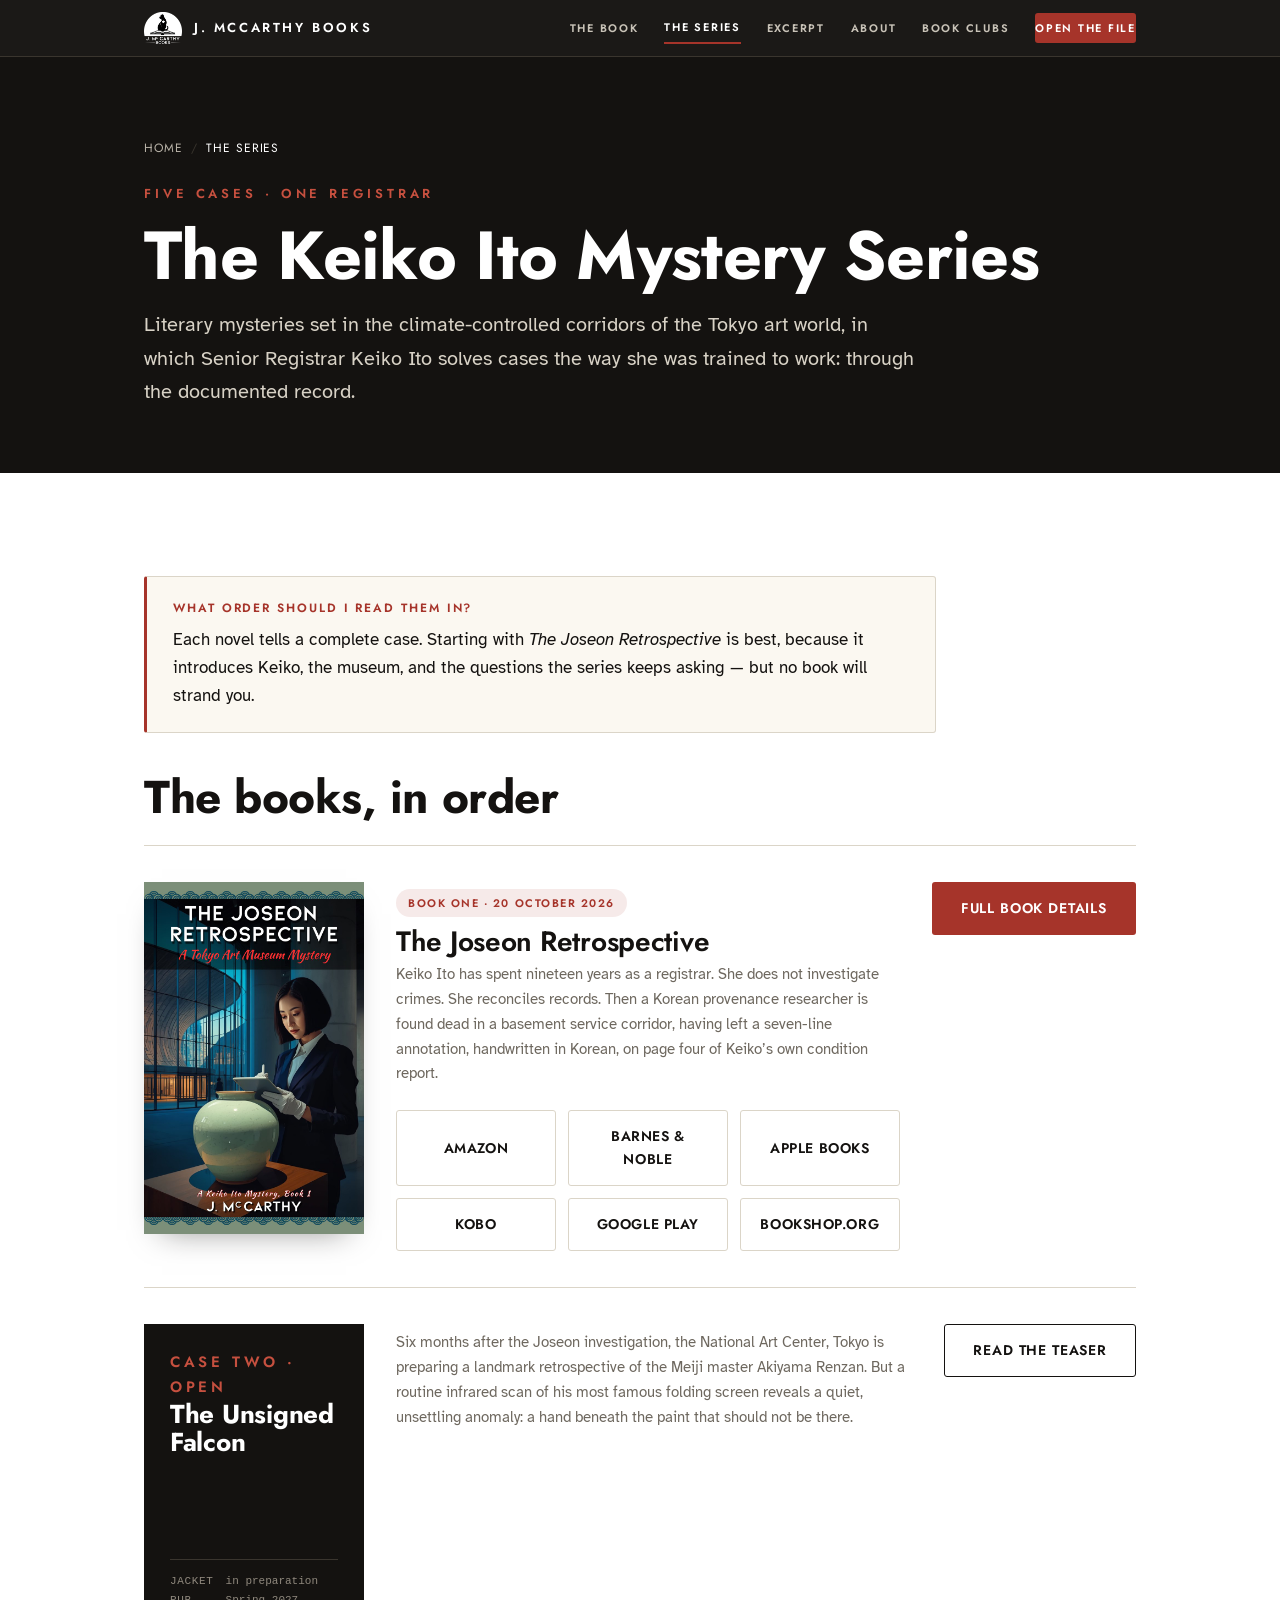
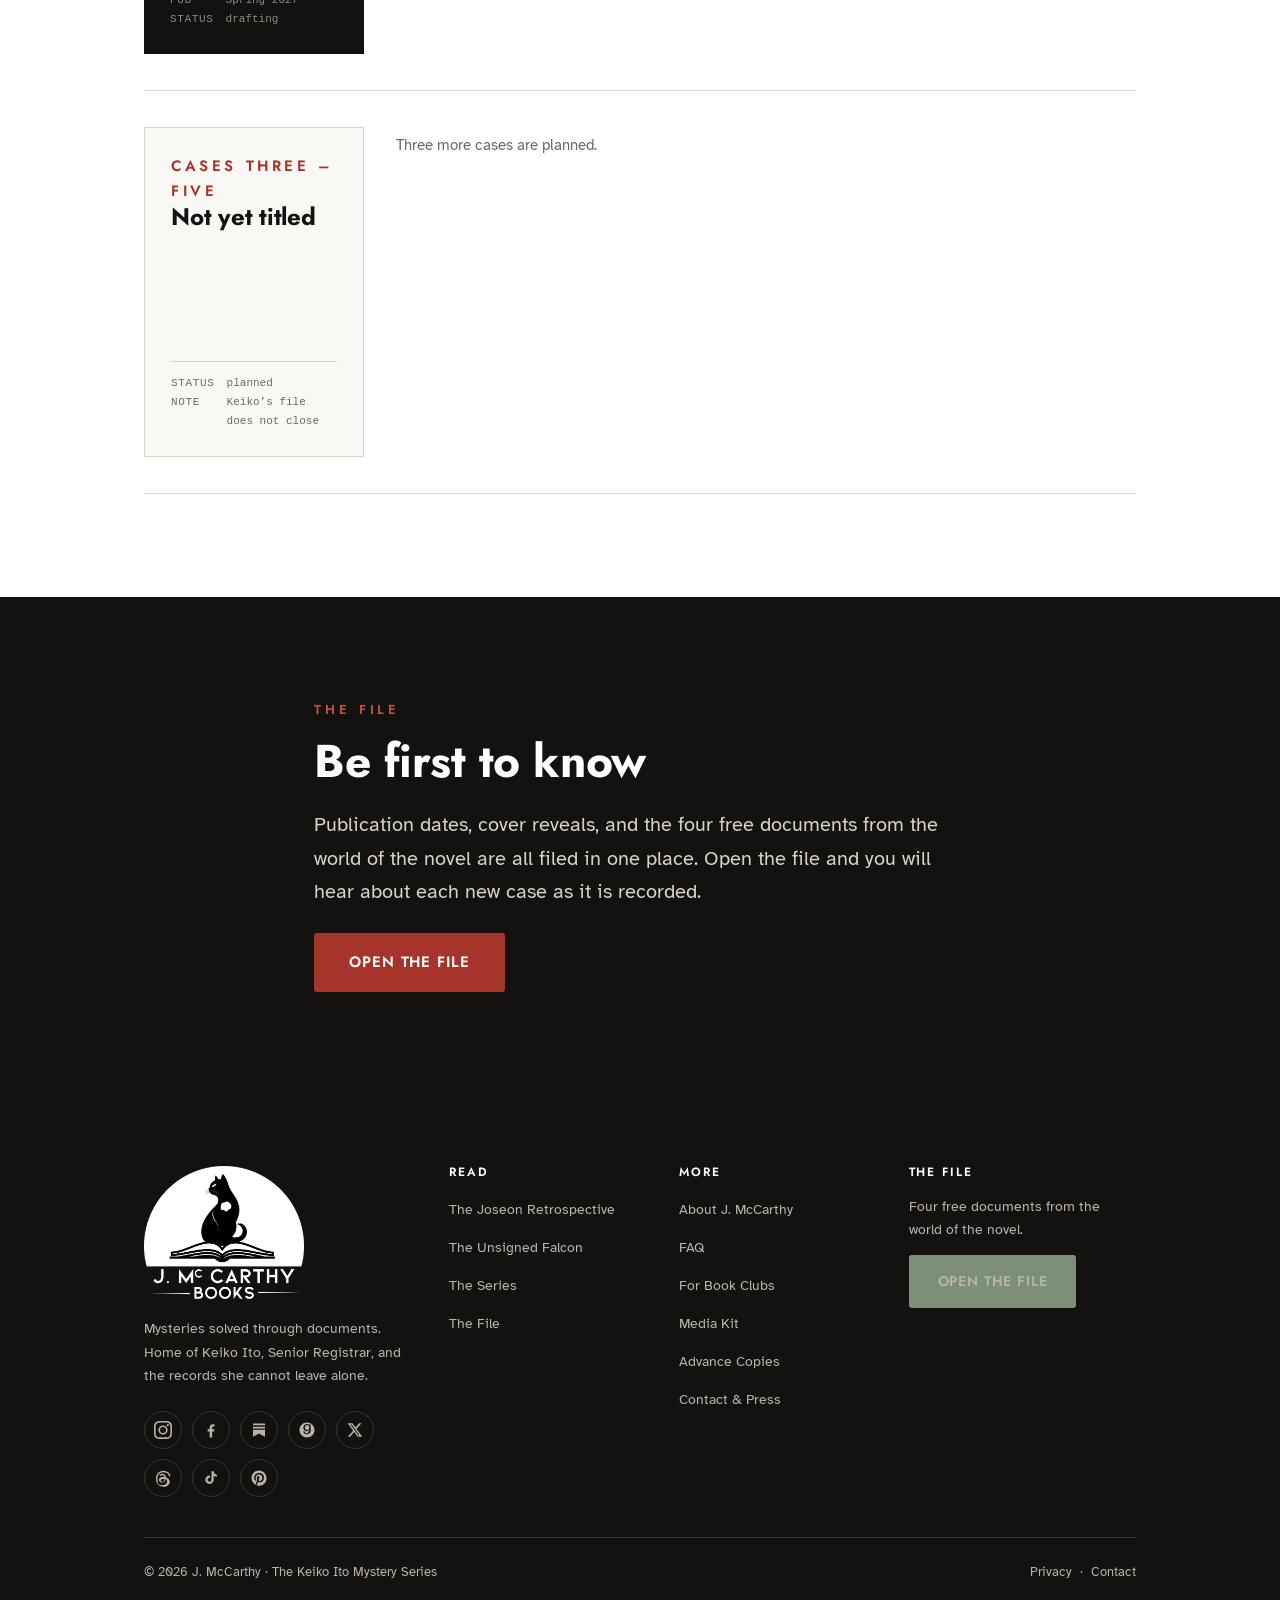
<file: series.html>
<!DOCTYPE html>
<html lang="en">
<head>
  <meta charset="UTF-8">
  <meta name="viewport" content="width=device-width, initial-scale=1">
  <title>The Keiko Ito Mystery Series — Reading Order | J. McCarthy Books</title>
  <meta name="description" content="The Keiko Ito Mystery Series in order: The Joseon Retrospective (20 October 2026) and The Unsigned Falcon (Spring 2027), with further cases in preparation.">
  <link rel="canonical" href="https://www.jmccarthybooks.com/series">

  <meta property="og:type" content="website">
  <meta property="og:site_name" content="J. McCarthy Books">
  <meta property="og:title" content="The Keiko Ito Mystery Series — Reading Order">
  <meta property="og:description" content="The Keiko Ito Mystery Series in order: The Joseon Retrospective (20 October 2026) and The Unsigned Falcon (Spring 2027), with further cases in preparation.">
  <meta property="og:url" content="https://www.jmccarthybooks.com/series">
  <meta property="og:image" content="https://www.jmccarthybooks.com/assets/og-image.jpg">
  <meta name="twitter:card" content="summary_large_image">
  <meta name="twitter:title" content="The Keiko Ito Mystery Series — Reading Order">
  <meta name="twitter:description" content="The Keiko Ito Mystery Series in order, beginning with The Joseon Retrospective.">
  <meta name="twitter:image" content="https://www.jmccarthybooks.com/assets/og-image.jpg">

  <link rel="icon" href="assets/favicon-32.png" sizes="32x32">
  <link rel="apple-touch-icon" href="assets/favicon-180.png">
  <link rel="manifest" href="site.webmanifest">

  <link rel="preconnect" href="https://fonts.googleapis.com">
  <link rel="preconnect" href="https://fonts.gstatic.com" crossorigin>
  <link href="https://fonts.googleapis.com/css2?family=Jost:wght@400;500;600;700&family=Atkinson+Hyperlegible:ital,wght@0,400;0,700;1,400&display=swap" rel="stylesheet">
  <link rel="stylesheet" href="styles.css">

  <script type="application/ld+json">
  {
    "@context": "https://schema.org",
    "@graph": [
      {
        "@type": "BreadcrumbList",
        "@id": "https://www.jmccarthybooks.com/series#breadcrumb",
        "itemListElement": [
          { "@type": "ListItem", "position": 1, "name": "Home", "item": "https://www.jmccarthybooks.com/" },
          { "@type": "ListItem", "position": 2, "name": "The Series", "item": "https://www.jmccarthybooks.com/series" }
        ]
      },
      {
        "@type": "Person",
        "@id": "https://www.jmccarthybooks.com/#person",
        "name": "J. McCarthy",
        "jobTitle": "Author",
        "url": "https://www.jmccarthybooks.com/about"
      },
      {
        "@type": "BookSeries",
        "@id": "https://www.jmccarthybooks.com/series#series",
        "name": "Keiko Ito Mystery Series",
        "author": { "@id": "https://www.jmccarthybooks.com/#person" },
        "url": "https://www.jmccarthybooks.com/series",
        "numberOfItems": 5,
        "description": "Literary mysteries set at the National Art Center, Tokyo, in which Senior Registrar Keiko Ito solves cases through documentary evidence — condition reports, badge logs, and archives.",
        "hasPart": [
          {
            "@type": "Book",
            "@id": "https://www.jmccarthybooks.com/the-joseon-retrospective#book",
            "name": "The Joseon Retrospective",
            "position": 1,
            "author": { "@id": "https://www.jmccarthybooks.com/#person" },
            "inLanguage": "en",
            "url": "https://www.jmccarthybooks.com/the-joseon-retrospective",
            "datePublished": "2026-10-20",
            "image": "https://www.jmccarthybooks.com/assets/joseon-retrospective-cover.jpg"
          },
          {
            "@type": "Book",
            "@id": "https://www.jmccarthybooks.com/the-unsigned-falcon#book",
            "name": "The Unsigned Falcon",
            "position": 2,
            "author": { "@id": "https://www.jmccarthybooks.com/#person" },
            "inLanguage": "en",
            "url": "https://www.jmccarthybooks.com/the-unsigned-falcon",
            "datePublished": "2027"
          }
        ]
      }
    ]
  }
  </script>
</head>
<body>
  <a class="skip-link" href="#main">Skip to content</a>

  <!-- ===== HEADER ===== -->
  <header class="site-header">
    <div class="site-header__inner">
      <a class="brand" href="/" aria-label="J. McCarthy Books — home">
        <img src="assets/logo-mark-dark.png" alt="" width="38" height="32">
        <span class="brand__name">J. McCarthy Books</span>
      </a>
      <button class="nav-toggle" aria-label="Open menu" aria-expanded="false" aria-controls="primary-nav">
        <svg width="26" height="26" viewBox="0 0 24 24" fill="none" stroke="currentColor" stroke-width="2" aria-hidden="true"><line x1="3" y1="6" x2="21" y2="6"/><line x1="3" y1="12" x2="21" y2="12"/><line x1="3" y1="18" x2="21" y2="18"/></svg>
      </button>
      <nav class="nav" id="primary-nav" aria-label="Primary">
        <a href="/the-joseon-retrospective">The Book</a>
        <a href="/series" aria-current="page">The Series</a>
        <a href="/excerpt">Excerpt</a>
        <a href="/about">About</a>
        <a href="/book-clubs">Book Clubs</a>
        <a class="nav__cta" href="/the-file">Open the File</a>
      </nav>
    </div>
  </header>

  <main id="main">

    <!-- ===== PAGE HERO ===== -->
    <section class="page-hero">
      <div class="wrap">
        <nav class="breadcrumbs" aria-label="Breadcrumb">
          <ol>
            <li><a href="/">Home</a></li>
            <li aria-current="page">The Series</li>
          </ol>
        </nav>
        <span class="eyebrow eyebrow--light mt-2">Five cases &middot; One registrar</span>
        <h1>The Keiko Ito Mystery Series</h1>
        <p class="lede">Literary mysteries set in the climate-controlled corridors of the Tokyo art world, in which Senior Registrar Keiko Ito solves cases the way she was trained to work: through the documented record.</p>
      </div>
    </section>

    <!-- ===== READING ORDER ===== -->
    <section>
      <div class="wrap">

        <div class="answer-block">
          <p class="answer-label">What order should I read them in?</p>
          <p>Each novel tells a complete case. Starting with <em>The Joseon Retrospective</em> is best, because it introduces Keiko, the museum, and the questions the series keeps asking &mdash; but no book will strand you.</p>
        </div>

        <h2 class="mt-3">The books, in order</h2>

        <div class="reading-order">

          <!-- Book One -->
          <article class="book-row reveal">
            <div class="book-row__cover">
              <img src="assets/joseon-retrospective-cover.jpg" width="220" height="352"
                   alt="Cover of The Joseon Retrospective by J. McCarthy." loading="lazy">
            </div>
            <div>
              <span class="status-pill status-pill--now">Book One &middot; 20 October 2026</span>
              <h3>The Joseon Retrospective</h3>
              <p>Keiko Ito has spent nineteen years as a registrar. She does not investigate crimes. She reconciles records. Then a Korean provenance researcher is found dead in a basement service corridor, having left a seven-line annotation, handwritten in Korean, on page four of Keiko&rsquo;s own condition report.</p>
              <div class="retailers mt-2" data-retailers></div>
            </div>
            <div class="book-row__action">
              <a class="btn btn--primary" href="/the-joseon-retrospective">Full book details</a>
            </div>
          </article>

          <!-- Book Two -->
          <article class="book-row reveal">
            <div class="book-row__cover">
              <div class="series-card series-card--ink">
                <div>
                  <p class="series-card__eyebrow">Case Two &middot; Open</p>
                  <h3 class="series-card__title">The Unsigned Falcon</h3>
                </div>
                <div>
                  <hr class="series-card__rule">
                  <dl class="series-card__meta">
                    <dt>Jacket</dt><dd>in preparation</dd>
                    <dt>Pub</dt><dd>Spring 2027</dd>
                    <dt>Status</dt><dd>drafting</dd>
                  </dl>
                </div>
              </div>
            </div>
            <div>
              <p>Six months after the Joseon investigation, the National Art Center, Tokyo is preparing a landmark retrospective of the Meiji master Akiyama Renzan. But a routine infrared scan of his most famous folding screen reveals a quiet, unsettling anomaly: a hand beneath the paint that should not be there.</p>
            </div>
            <div class="book-row__action">
              <a class="btn btn--ghost" href="/the-unsigned-falcon">Read the teaser</a>
            </div>
          </article>

          <!-- Books Three to Five -->
          <article class="book-row reveal">
            <div class="book-row__cover">
              <div class="series-card series-card--paper">
                <div>
                  <p class="series-card__eyebrow">Cases Three &ndash; Five</p>
                  <h3 class="series-card__title">Not yet titled</h3>
                </div>
                <div>
                  <hr class="series-card__rule">
                  <dl class="series-card__meta">
                    <dt>Status</dt><dd>planned</dd>
                    <dt>Note</dt><dd>Keiko&rsquo;s file<br>does not close</dd>
                  </dl>
                </div>
              </div>
            </div>
            <div>
              <p>Three more cases are planned.</p>
            </div>
          </article>

        </div>
      </div>
    </section>

    <!-- ===== NEWSLETTER POINTER ===== -->
    <section class="section--ink">
      <div class="wrap wrap--narrow">
        <span class="eyebrow eyebrow--light">The File</span>
        <h2>Be first to know</h2>
        <p class="lede" style="color:#d8d2c6;">Publication dates, cover reveals, and the four free documents from the world of the novel are all filed in one place. Open the file and you will hear about each new case as it is recorded.</p>
        <div class="btn-row mt-2">
          <a class="btn btn--primary btn--lg" href="/the-file">Open the file</a>
        </div>
      </div>
    </section>

  </main>

  <!-- ===== FOOTER ===== -->
  <footer class="site-footer">
    <div class="wrap">
      <div class="footer-grid">
        <div class="footer-brand">
          <img src="assets/logo-mark-dark.png" alt="J. McCarthy Books" width="160" height="133">
          <p>Mysteries solved through documents. Home of Keiko Ito, Senior Registrar, and the records she cannot leave alone.</p>
          <div class="footer-social mt-2">
            <a href="https://www.instagram.com/j.mccarthybooks/" aria-label="Instagram" rel="me noopener noreferrer" referrerpolicy="no-referrer" target="_blank"><svg width="18" height="18" viewBox="0 0 24 24" fill="currentColor" aria-hidden="true"><path d="M12 2.16c3.2 0 3.58.01 4.85.07 1.17.05 1.8.25 2.23.41.56.22.96.48 1.38.9.42.42.68.82.9 1.38.16.42.36 1.06.41 2.23.06 1.27.07 1.65.07 4.85s-.01 3.58-.07 4.85c-.05 1.17-.25 1.8-.41 2.23-.22.56-.48.96-.9 1.38-.42.42-.82.68-1.38.9-.42.16-1.06.36-2.23.41-1.27.06-1.65.07-4.85.07s-3.58-.01-4.85-.07c-1.17-.05-1.8-.25-2.23-.41-.56-.22-.96-.48-1.38-.9-.42-.42-.68-.82-.9-1.38-.16-.42-.36-1.06-.41-2.23-.06-1.27-.07-1.65-.07-4.85s.01-3.58.07-4.85c.05-1.17.25-1.8.41-2.23.22-.56.48-.96.9-1.38.42-.42.82-.68 1.38-.9.42-.16 1.06-.36 2.23-.41 1.27-.06 1.65-.07 4.85-.07M12 0C8.74 0 8.33.01 7.05.07 5.78.13 4.9.33 4.14.63c-.79.31-1.46.72-2.13 1.38C1.35 2.68.94 3.35.63 4.14.33 4.9.13 5.78.07 7.05.01 8.33 0 8.74 0 12s.01 3.67.07 4.95c.06 1.27.26 2.15.56 2.91.31.79.72 1.46 1.38 2.13.67.66 1.34 1.07 2.13 1.38.76.3 1.64.5 2.91.56C8.33 23.99 8.74 24 12 24s3.67-.01 4.95-.07c1.27-.06 2.15-.26 2.91-.56.79-.31 1.46-.72 2.13-1.38.66-.67 1.07-1.34 1.38-2.13.3-.76.5-1.64.56-2.91.06-1.28.07-1.69.07-4.95s-.01-3.67-.07-4.95c-.06-1.27-.26-2.15-.56-2.91-.31-.79-.72-1.46-1.38-2.13C21.32 1.35 20.65.94 19.86.63 19.1.33 18.22.13 16.95.07 15.67.01 15.26 0 12 0z"/><path d="M12 5.84A6.16 6.16 0 1 0 18.16 12 6.16 6.16 0 0 0 12 5.84zm0 10.16A4 4 0 1 1 16 12a4 4 0 0 1-4 4z"/><circle cx="18.41" cy="5.59" r="1.44"/></svg></a>
            <a href="https://www.facebook.com/JMcCarthyBooks" aria-label="Facebook" rel="me noopener noreferrer" referrerpolicy="no-referrer" target="_blank"><svg width="18" height="18" viewBox="0 0 24 24" fill="currentColor" aria-hidden="true"><path d="M13.5 22v-8h2.7l.4-3.1h-3.1V8.9c0-.9.25-1.5 1.55-1.5h1.65V4.6c-.3-.04-1.3-.13-2.45-.13-2.42 0-4.08 1.48-4.08 4.2v2.34H7.5V14h2.67v8h3.33z"/></svg></a>
            <a href="https://substack.com/@jmccarthybooks" aria-label="Substack" rel="me noopener noreferrer" referrerpolicy="no-referrer" target="_blank"><svg width="18" height="18" viewBox="0 0 24 24" fill="currentColor" aria-hidden="true"><path d="M4 3.2h16v2.4H4V3.2zm0 4.3h16v2.4H4V7.5zm0 4.3h16V21l-8-4.5L4 21v-9.2z"/></svg></a>
            <a href="https://goodreads.com/jmccarthybooks" aria-label="Goodreads" rel="me noopener noreferrer" referrerpolicy="no-referrer" target="_blank"><svg width="18" height="18" viewBox="0 0 24 24" fill="currentColor" aria-hidden="true"><path d="M12 2C6.5 2 2 6.5 2 12s4.5 10 10 10 10-4.5 10-10S17.5 2 12 2zm2.8 14.3c-.7 1-1.9 1.5-3.3 1.5-2.6 0-4.3-1.7-4.4-4h1.6c.1 1.4 1.1 2.5 2.8 2.5 2 0 2.9-1.4 2.9-3.6v-.9c-.6 1.1-1.8 1.7-3.1 1.7-2.5 0-4.2-2-4.2-4.7S9.6 4 12.1 4c1.3 0 2.5.6 3.1 1.7V4.2h1.6v8.4c0 1.4-.3 2.7-.9 3.7zM12.2 5.4c-1.7 0-2.9 1.4-2.9 3.4s1.2 3.4 2.9 3.4S15.1 10.8 15.1 8.8s-1.2-3.4-2.9-3.4z"/></svg></a>
            <a href="https://x.com/JMcCarthyBooks" aria-label="X" rel="me noopener noreferrer" referrerpolicy="no-referrer" target="_blank"><svg width="18" height="18" viewBox="0 0 24 24" fill="currentColor" aria-hidden="true"><path d="M17.53 3h3.02l-6.6 7.54L21.75 21h-6.06l-4.75-6.2L5.5 21H2.47l7.06-8.07L2.25 3h6.2l4.3 5.68L17.53 3zm-1.06 16.18h1.67L7.6 4.73H5.8l10.67 14.45z"/></svg></a>
            <a href="https://www.threads.com/@j.mccarthybooks" aria-label="Threads" rel="me noopener noreferrer" referrerpolicy="no-referrer" target="_blank"><svg width="18" height="18" viewBox="0 0 24 24" fill="currentColor" aria-hidden="true"><path d="M16.1 11.4c-.1-.05-.2-.1-.3-.14-.17-3.2-1.92-5.04-4.85-5.06h-.04c-1.75 0-3.21.75-4.1 2.11l1.61 1.1c.67-1.01 1.71-1.22 2.49-1.22h.03c.97 0 1.7.28 2.17.84.34.4.57.96.68 1.66-.85-.14-1.77-.18-2.75-.11-2.77.16-4.55 1.77-4.43 4.02.06 1.14.63 2.12 1.6 2.76.82.54 1.88.8 2.98.74 1.45-.08 2.59-.63 3.38-1.65.6-.77.98-1.77 1.15-3.03.7.42 1.21.98 1.5 1.65.48 1.14.51 3.01-1.01 4.53-1.34 1.33-2.94 1.91-5.37 1.93-2.69-.02-4.73-.88-6.05-2.56C5.28 17.66 4.65 15.6 4.63 13c.02-2.6.65-4.66 1.87-6.21C7.82 5.11 9.86 4.25 12.55 4.23c2.71.02 4.78.88 6.16 2.57.68.83 1.19 1.87 1.53 3.08l1.89-.5c-.41-1.49-1.06-2.78-1.94-3.85C18.42 3.35 15.79 2.25 12.56 2.23h-.01C9.32 2.25 6.72 3.36 4.99 5.53 3.45 7.46 2.65 10.14 2.63 13v.01c.02 2.85.82 5.53 2.36 7.46 1.73 2.17 4.33 3.28 7.56 3.3h.01c2.87-.02 4.9-.77 6.57-2.44 2.19-2.18 2.12-4.91 1.4-6.59-.52-1.2-1.51-2.18-2.86-2.84zm-4.62 5.66c-1.22.07-2.48-.48-2.54-1.64-.05-.86.61-1.82 2.62-1.94.23-.01.46-.02.68-.02.73 0 1.41.07 2.03.21-.23 2.88-1.58 3.33-2.79 3.39z"/></svg></a>
            <a href="https://www.tiktok.com/@jmccarthybooks" aria-label="TikTok" rel="me noopener noreferrer" referrerpolicy="no-referrer" target="_blank"><svg width="18" height="18" viewBox="0 0 24 24" fill="currentColor" aria-hidden="true"><path d="M16.6 5.8a4.3 4.3 0 0 1-1-2.8h-3v11.4a2.6 2.6 0 1 1-1.9-2.5V8.8a5.6 5.6 0 1 0 4.9 5.6V9.1a7.2 7.2 0 0 0 4.2 1.3V7.5a4.3 4.3 0 0 1-3.2-1.7z"/></svg></a>
            <a href="https://www.pinterest.com/JMcCarthyBooks" aria-label="Pinterest" rel="me noopener noreferrer" referrerpolicy="no-referrer" target="_blank"><svg width="18" height="18" viewBox="0 0 24 24" fill="currentColor" aria-hidden="true"><path d="M12 2C6.48 2 2 6.48 2 12c0 4.24 2.64 7.86 6.36 9.32-.09-.79-.17-2.01.04-2.88.19-.78 1.22-4.96 1.22-4.96s-.31-.62-.31-1.54c0-1.44.84-2.52 1.88-2.52.89 0 1.32.67 1.32 1.47 0 .89-.57 2.23-.86 3.47-.25 1.04.52 1.89 1.54 1.89 1.85 0 3.27-1.95 3.27-4.76 0-2.49-1.79-4.23-4.34-4.23-2.96 0-4.69 2.22-4.69 4.51 0 .89.34 1.85.77 2.37.09.1.1.19.07.29-.08.32-.25 1.04-.29 1.18-.4.19-.15.23-.35.14-1.29-.6-2.1-2.49-2.1-4.01 0-3.26 2.37-6.26 6.83-6.26 3.59 0 6.37 2.56 6.37 5.97 0 3.56-2.25 6.43-5.36 6.43-1.05 0-2.03-.55-2.37-1.19l-.64 2.46c-.23.9-.86 2.02-1.28 2.71.96.3 1.99.46 3.05.46 5.52 0 10-4.48 10-10S17.52 2 12 2z"/></svg></a>
          </div>
        </div>
        <div class="footer-col">
          <h4>Read</h4>
          <ul>
            <li><a href="/the-joseon-retrospective">The Joseon Retrospective</a></li>
            <li><a href="/the-unsigned-falcon">The Unsigned Falcon</a></li>
            <li><a href="/series">The Series</a></li>
            <li><a href="/the-file">The File</a></li>
          </ul>
        </div>
        <div class="footer-col">
          <h4>More</h4>
          <ul>
            <li><a href="/about">About J. McCarthy</a></li>
            <li><a href="/faq">FAQ</a></li>
            <li><a href="/book-clubs">For Book Clubs</a></li>
            <li><a href="/media-kit">Media Kit</a></li>
            <li><a href="/advance-copies">Advance Copies</a></li>
            <li><a href="/contact">Contact &amp; Press</a></li>
          </ul>
        </div>
        <div class="footer-col">
          <h4>The File</h4>
          <p style="font-size:14px;color:var(--muted-light);margin:0 0 14px;">Four free documents from the world of the novel.</p>
          <a class="btn btn--secondary" href="/the-file">Open the file</a>
        </div>
      </div>
      <div class="footer-bottom">
        <div>&copy; <span id="year">2026</span> J. McCarthy &middot; The Keiko Ito Mystery Series</div>
        <div>
          <a href="/privacy">Privacy</a> &nbsp;&middot;&nbsp;
          <a href="/contact">Contact</a>
        </div>
      </div>
    </div>
  </footer>

  <script src="retailers.js"></script>
  <script src="main.js" defer></script>
</body>
</html>
</file>
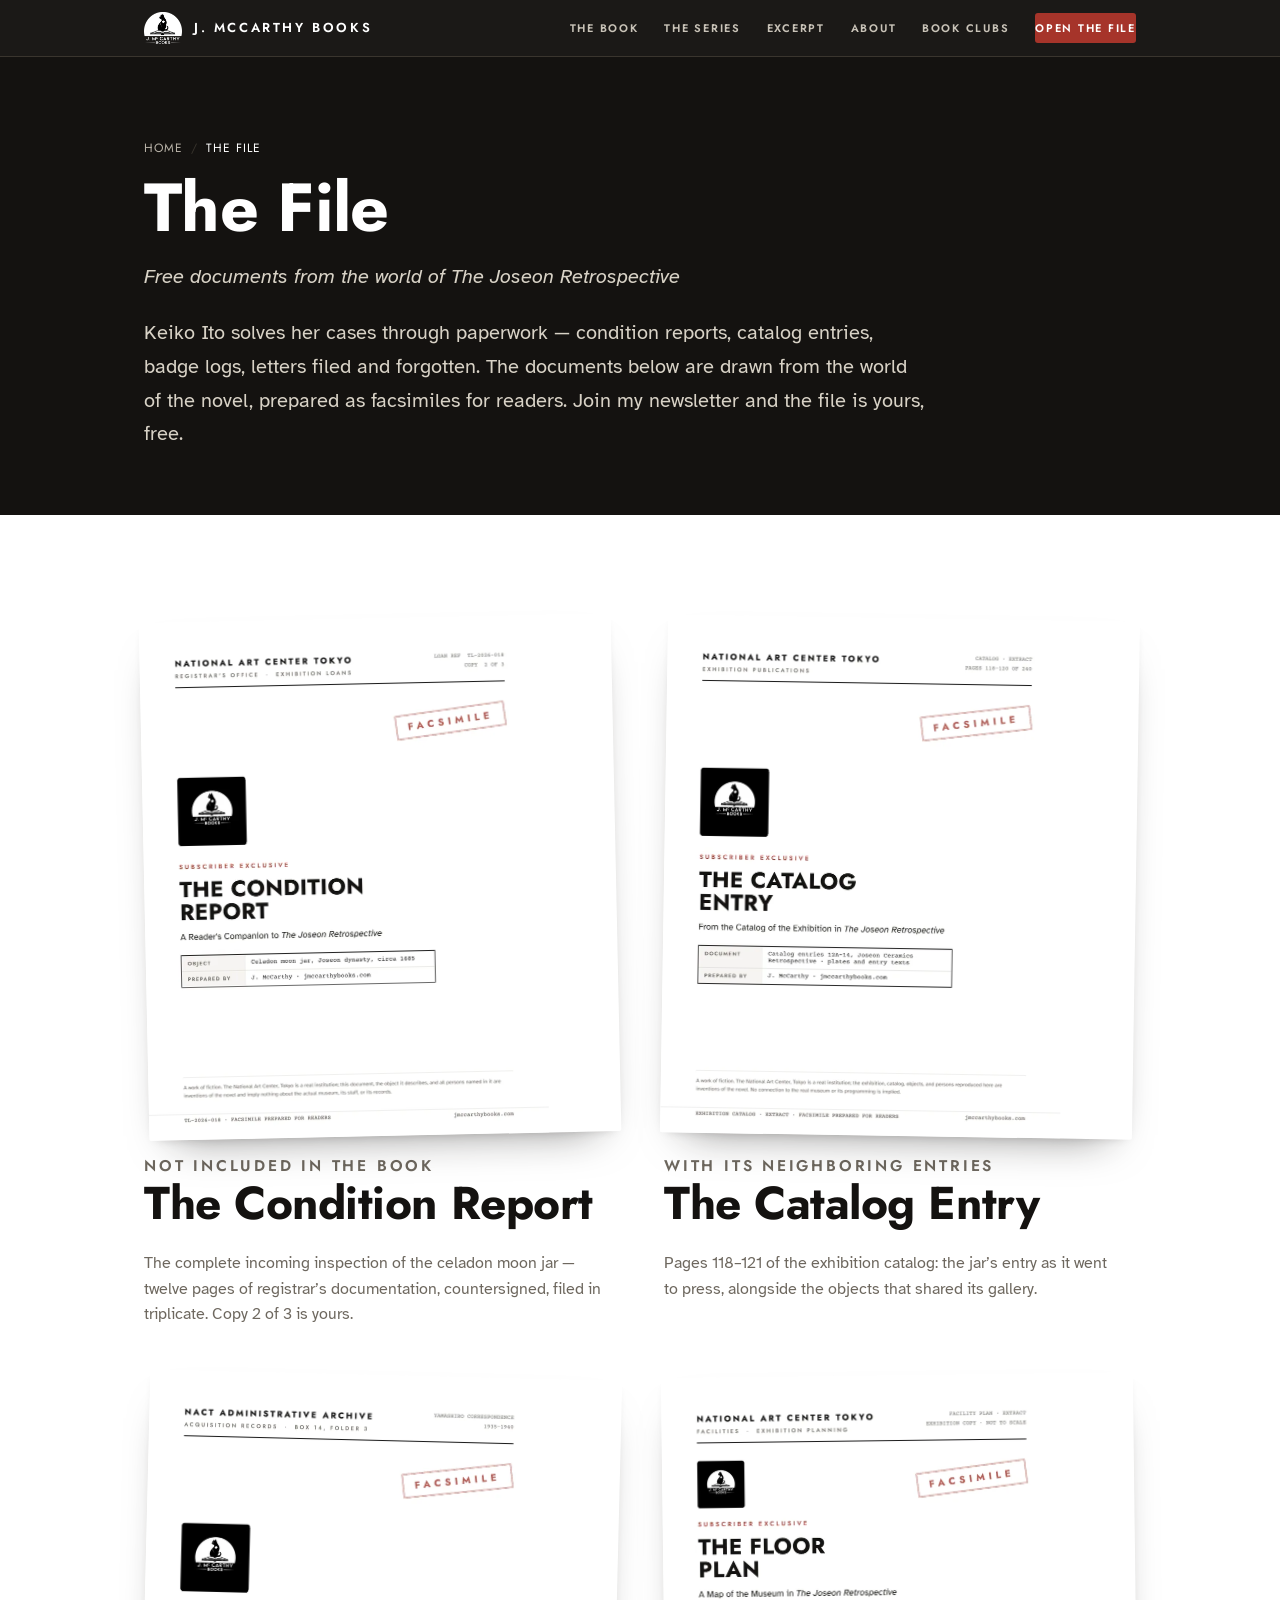
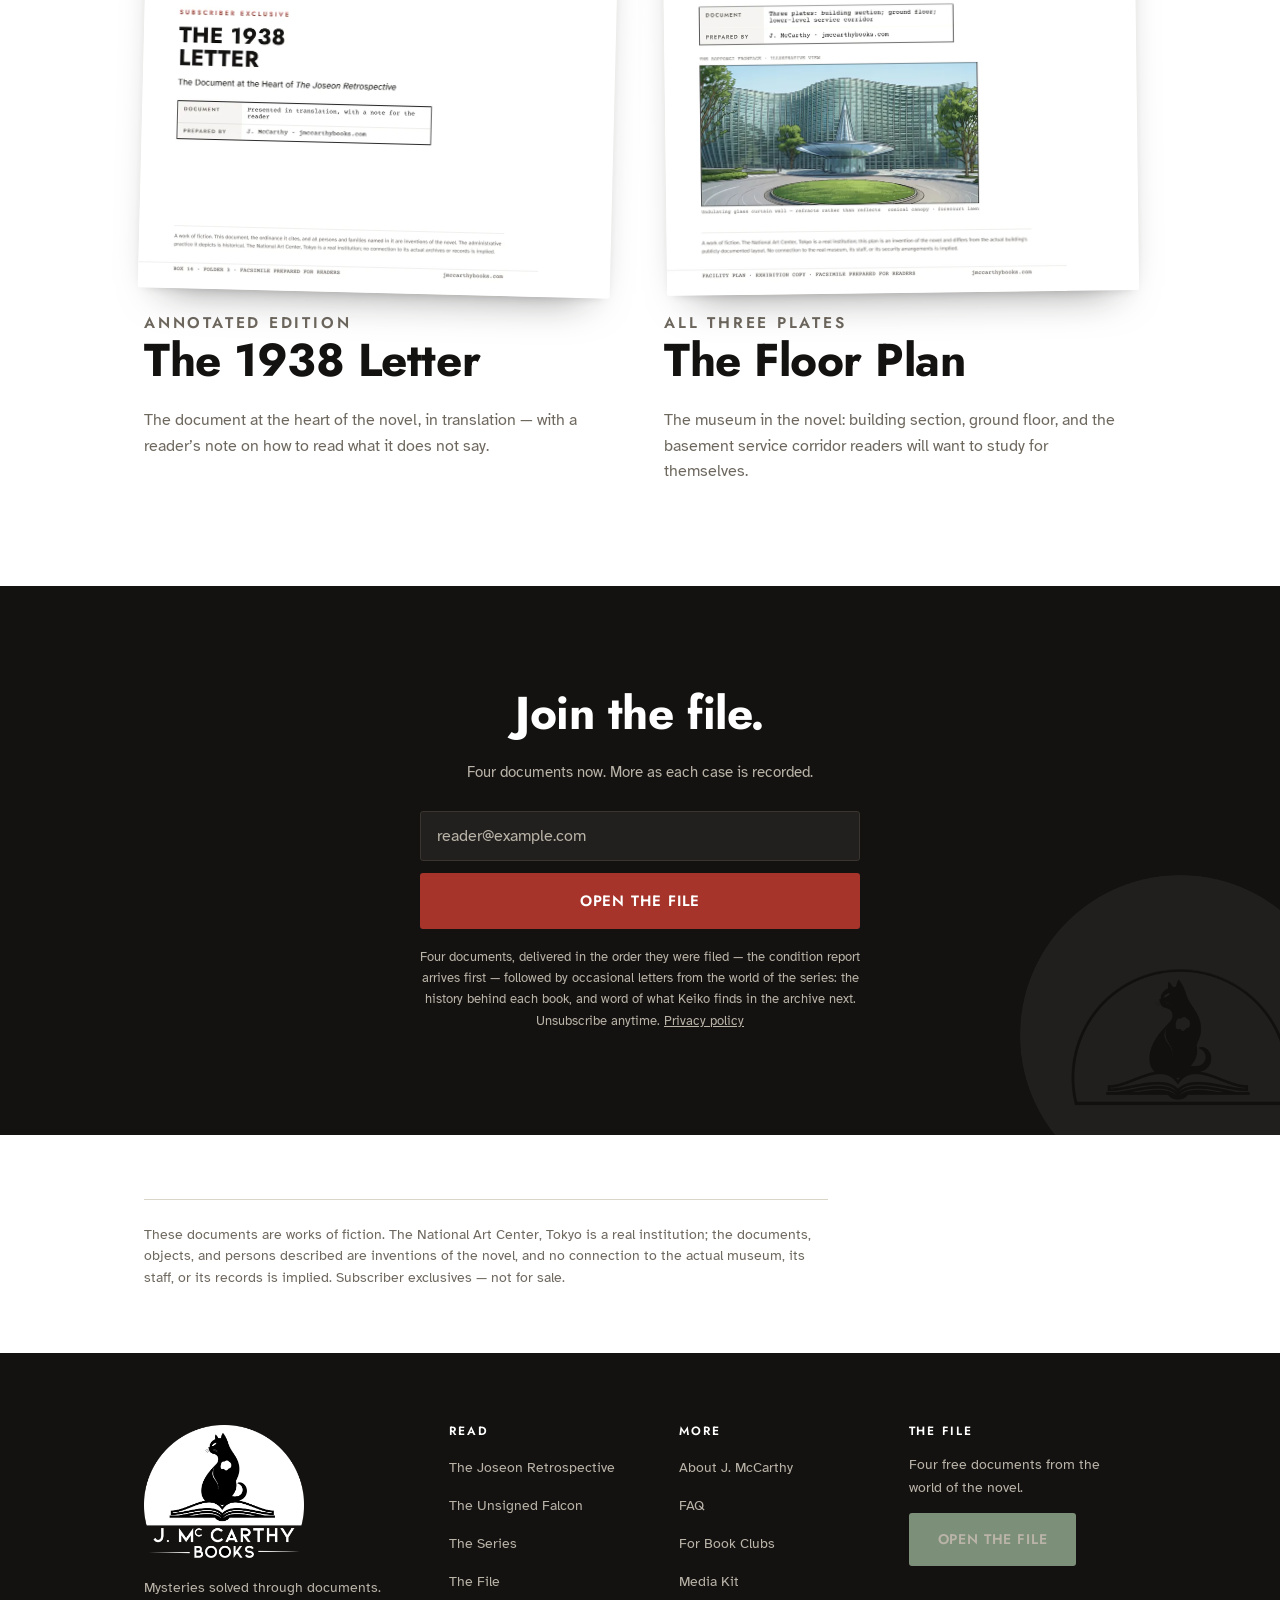
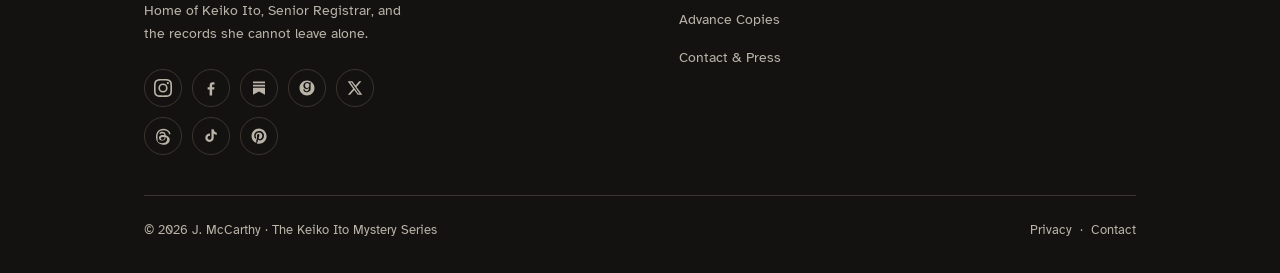
<file: the-file.html>
<!DOCTYPE html>
<html lang="en">
<head>
  <meta charset="UTF-8">
  <meta name="viewport" content="width=device-width, initial-scale=1">
  <title>The File — Free Documents from The Joseon Retrospective | J. McCarthy Books</title>
  <meta name="description" content="Four free documents from the world of The Joseon Retrospective — a condition report, a catalog entry, a 1938 letter, and a floor plan. Join the file.">
  <link rel="canonical" href="https://www.jmccarthybooks.com/the-file">

  <meta property="og:type" content="website">
  <meta property="og:site_name" content="J. McCarthy Books">
  <meta property="og:title" content="The File — Free Documents from The Joseon Retrospective | J. McCarthy Books">
  <meta property="og:description" content="Four free documents from the world of The Joseon Retrospective — a condition report, a catalog entry, a 1938 letter, and a floor plan. Join the file.">
  <meta property="og:url" content="https://www.jmccarthybooks.com/the-file">
  <meta property="og:image" content="https://www.jmccarthybooks.com/assets/doc-the-1938-letter.webp">
  <meta name="twitter:card" content="summary_large_image">
  <meta name="twitter:title" content="The File — Free Documents from The Joseon Retrospective">
  <meta name="twitter:description" content="Four free documents from the world of The Joseon Retrospective — a condition report, a catalog entry, a 1938 letter, and a floor plan.">
  <meta name="twitter:image" content="https://www.jmccarthybooks.com/assets/doc-the-1938-letter.webp">

  <link rel="icon" href="assets/favicon-32.png" sizes="32x32">
  <link rel="apple-touch-icon" href="assets/favicon-180.png">
  <link rel="manifest" href="site.webmanifest">

  <link rel="preconnect" href="https://fonts.googleapis.com">
  <link rel="preconnect" href="https://fonts.gstatic.com" crossorigin>
  <link href="https://fonts.googleapis.com/css2?family=Jost:wght@400;500;600;700&family=Atkinson+Hyperlegible:ital,wght@0,400;0,700;1,400&display=swap" rel="stylesheet">
  <link rel="stylesheet" href="styles.css">

  <script type="application/ld+json">
  {
    "@context": "https://schema.org",
    "@graph": [
      {
        "@type": "WebPage",
        "@id": "https://www.jmccarthybooks.com/the-file#webpage",
        "url": "https://www.jmccarthybooks.com/the-file",
        "name": "The File — Free Documents from The Joseon Retrospective",
        "description": "Four free documents from the world of The Joseon Retrospective — a condition report, a catalog entry, a 1938 letter, and a floor plan.",
        "isPartOf": { "@id": "https://www.jmccarthybooks.com/#website" },
        "about": { "@id": "https://www.jmccarthybooks.com/the-joseon-retrospective#book" }
      },
      {
        "@type": "BreadcrumbList",
        "itemListElement": [
          { "@type": "ListItem", "position": 1, "name": "Home", "item": "https://www.jmccarthybooks.com/" },
          { "@type": "ListItem", "position": 2, "name": "The File", "item": "https://www.jmccarthybooks.com/the-file" }
        ]
      }
    ]
  }
  </script>
</head>
<body>
  <a class="skip-link" href="#main">Skip to content</a>

  <!-- ===== HEADER ===== -->
  <header class="site-header">
    <div class="site-header__inner">
      <a class="brand" href="/" aria-label="J. McCarthy Books — home">
        <img src="assets/logo-mark-dark.png" alt="" width="38" height="32">
        <span class="brand__name">J. McCarthy Books</span>
      </a>
      <button class="nav-toggle" aria-label="Open menu" aria-expanded="false" aria-controls="primary-nav">
        <svg width="26" height="26" viewBox="0 0 24 24" fill="none" stroke="currentColor" stroke-width="2" aria-hidden="true"><line x1="3" y1="6" x2="21" y2="6"/><line x1="3" y1="12" x2="21" y2="12"/><line x1="3" y1="18" x2="21" y2="18"/></svg>
      </button>
      <nav class="nav" id="primary-nav" aria-label="Primary">
        <a href="/the-joseon-retrospective">The Book</a>
        <a href="/series">The Series</a>
        <a href="/excerpt">Excerpt</a>
        <a href="/about">About</a>
        <a href="/book-clubs">Book Clubs</a>
        <a class="nav__cta" href="/the-file">Open the File</a>
      </nav>
    </div>
  </header>

  <main id="main">

    <!-- ===== HERO ===== -->
    <section class="page-hero">
      <div class="wrap">
        <nav class="breadcrumbs" aria-label="Breadcrumb">
          <ol>
            <li><a href="/">Home</a></li>
            <li aria-current="page">The File</li>
          </ol>
        </nav>
        <h1>The File</h1>
        <p class="lede"><em>Free documents from the world of The Joseon Retrospective</em></p>
        <p class="lede" style="margin-top:20px;">Keiko Ito solves her cases through paperwork &mdash; condition reports, catalog entries, badge logs, letters filed and forgotten. The documents below are drawn from the world of the novel, prepared as facsimiles for readers. Join my newsletter and the file is yours, free.</p>
      </div>
    </section>

    <!-- ===== THE FOUR DOCUMENTS ===== -->
    <section>
      <div class="wrap">
        <div class="doc-grid">

          <article class="doc-card reveal">
            <div class="doc-card__shot">
              <img src="assets/doc-the-condition-report.webp" width="800" height="1035"
                   alt="Cover of The Condition Report, a facsimile reader's companion to The Joseon Retrospective">
            </div>
            <div>
              <p class="doc-card__label">Not included in the book</p>
              <h2>The Condition Report</h2>
              <p>The complete incoming inspection of the celadon moon jar &mdash; twelve pages of registrar&rsquo;s documentation, countersigned, filed in triplicate. Copy 2 of 3 is yours.</p>
            </div>
          </article>

          <article class="doc-card reveal">
            <div class="doc-card__shot">
              <img src="assets/doc-the-catalog-entry.webp" width="800" height="1035" loading="lazy"
                   alt="Cover of The Catalog Entry, a facsimile exhibition-catalog extract from The Joseon Retrospective">
            </div>
            <div>
              <p class="doc-card__label">With its neighboring entries</p>
              <h2>The Catalog Entry</h2>
              <p>Pages 118&ndash;121 of the exhibition catalog: the jar&rsquo;s entry as it went to press, alongside the objects that shared its gallery.</p>
            </div>
          </article>

          <article class="doc-card reveal">
            <div class="doc-card__shot">
              <img src="assets/doc-the-1938-letter.webp" width="800" height="1035" loading="lazy"
                   alt="Cover of The 1938 Letter, a facsimile document from The Joseon Retrospective">
            </div>
            <div>
              <p class="doc-card__label">Annotated edition</p>
              <h2>The 1938 Letter</h2>
              <p>The document at the heart of the novel, in translation &mdash; with a reader&rsquo;s note on how to read what it does not say.</p>
            </div>
          </article>

          <article class="doc-card reveal">
            <div class="doc-card__shot">
              <img src="assets/doc-the-floor-plan.webp" width="800" height="1035" loading="lazy"
                   alt="Cover of The Floor Plan, a facsimile museum plan from The Joseon Retrospective">
            </div>
            <div>
              <p class="doc-card__label">All three plates</p>
              <h2>The Floor Plan</h2>
              <p>The museum in the novel: building section, ground floor, and the basement service corridor readers will want to study for themselves.</p>
            </div>
          </article>

        </div>
      </div>
    </section>

    <!-- ===== THE SIGNUP — the one form on this page ===== -->
    <section class="section--ink newsletter" id="join">
      <img class="newsletter__emblem" src="assets/emblem-moon.png" alt="" aria-hidden="true" width="320" height="320" loading="lazy">
      <div class="wrap wrap--narrow">
        <div class="center">
          <h2>Join the file.</h2>
          <p class="form-note" style="font-size:15px;margin:0 0 26px;">Four documents now. More as each case is recorded.</p>
        </div>

        <form data-newsletter
              data-success="Filed. Check your inbox — the first document is on its way."
              action="https://app.kit.com/forms/9696841/subscriptions" method="post">
          <div class="form-stack" style="margin:0 auto;">
            <label class="u-sr-only" for="file-email">Email address</label>
            <input id="file-email" type="email" name="email_address" placeholder="reader@example.com" autocomplete="email" required>
            <button class="btn btn--primary btn--lg btn--block" type="submit">Open the file</button>
          </div>
          <p class="form-note" data-form-msg style="max-width:56ch;margin:18px auto 0;text-align:center;">
            Four documents, delivered in the order they were filed &mdash; the condition report arrives first &mdash; followed by occasional letters from the world of the series: the history behind each book, and word of what Keiko finds in the archive next. Unsubscribe anytime. <a href="/privacy">Privacy policy</a>
          </p>
        </form>
      </div>
    </section>

    <!-- ===== FINE PRINT ===== -->
    <section class="section--tight">
      <div class="wrap">
        <p class="fine-print">These documents are works of fiction. The National Art Center, Tokyo is a real institution; the documents, objects, and persons described are inventions of the novel, and no connection to the actual museum, its staff, or its records is implied. Subscriber exclusives &mdash; not for sale.</p>
      </div>
    </section>

  </main>

  <!-- ===== FOOTER ===== -->
  <footer class="site-footer">
    <div class="wrap">
      <div class="footer-grid">
        <div class="footer-brand">
          <img src="assets/logo-mark-dark.png" alt="J. McCarthy Books" width="160" height="133">
          <p>Mysteries solved through documents. Home of Keiko Ito, Senior Registrar, and the records she cannot leave alone.</p>
          <div class="footer-social mt-2">
            <a href="https://www.instagram.com/j.mccarthybooks/" aria-label="Instagram" rel="me noopener noreferrer" referrerpolicy="no-referrer" target="_blank"><svg width="18" height="18" viewBox="0 0 24 24" fill="currentColor" aria-hidden="true"><path d="M12 2.16c3.2 0 3.58.01 4.85.07 1.17.05 1.8.25 2.23.41.56.22.96.48 1.38.9.42.42.68.82.9 1.38.16.42.36 1.06.41 2.23.06 1.27.07 1.65.07 4.85s-.01 3.58-.07 4.85c-.05 1.17-.25 1.8-.41 2.23-.22.56-.48.96-.9 1.38-.42.42-.82.68-1.38.9-.42.16-1.06.36-2.23.41-1.27.06-1.65.07-4.85.07s-3.58-.01-4.85-.07c-1.17-.05-1.8-.25-2.23-.41-.56-.22-.96-.48-1.38-.9-.42-.42-.68-.82-.9-1.38-.16-.42-.36-1.06-.41-2.23-.06-1.27-.07-1.65-.07-4.85s.01-3.58.07-4.85c.05-1.17.25-1.8.41-2.23.22-.56.48-.96.9-1.38.42-.42.82-.68 1.38-.9.42-.16 1.06-.36 2.23-.41 1.27-.06 1.65-.07 4.85-.07M12 0C8.74 0 8.33.01 7.05.07 5.78.13 4.9.33 4.14.63c-.79.31-1.46.72-2.13 1.38C1.35 2.68.94 3.35.63 4.14.33 4.9.13 5.78.07 7.05.01 8.33 0 8.74 0 12s.01 3.67.07 4.95c.06 1.27.26 2.15.56 2.91.31.79.72 1.46 1.38 2.13.67.66 1.34 1.07 2.13 1.38.76.3 1.64.5 2.91.56C8.33 23.99 8.74 24 12 24s3.67-.01 4.95-.07c1.27-.06 2.15-.26 2.91-.56.79-.31 1.46-.72 2.13-1.38.66-.67 1.07-1.34 1.38-2.13.3-.76.5-1.64.56-2.91.06-1.28.07-1.69.07-4.95s-.01-3.67-.07-4.95c-.06-1.27-.26-2.15-.56-2.91-.31-.79-.72-1.46-1.38-2.13C21.32 1.35 20.65.94 19.86.63 19.1.33 18.22.13 16.95.07 15.67.01 15.26 0 12 0z"/><path d="M12 5.84A6.16 6.16 0 1 0 18.16 12 6.16 6.16 0 0 0 12 5.84zm0 10.16A4 4 0 1 1 16 12a4 4 0 0 1-4 4z"/><circle cx="18.41" cy="5.59" r="1.44"/></svg></a>
            <a href="https://www.facebook.com/JMcCarthyBooks" aria-label="Facebook" rel="me noopener noreferrer" referrerpolicy="no-referrer" target="_blank"><svg width="18" height="18" viewBox="0 0 24 24" fill="currentColor" aria-hidden="true"><path d="M13.5 22v-8h2.7l.4-3.1h-3.1V8.9c0-.9.25-1.5 1.55-1.5h1.65V4.6c-.3-.04-1.3-.13-2.45-.13-2.42 0-4.08 1.48-4.08 4.2v2.34H7.5V14h2.67v8h3.33z"/></svg></a>
            <a href="https://substack.com/@jmccarthybooks" aria-label="Substack" rel="me noopener noreferrer" referrerpolicy="no-referrer" target="_blank"><svg width="18" height="18" viewBox="0 0 24 24" fill="currentColor" aria-hidden="true"><path d="M4 3.2h16v2.4H4V3.2zm0 4.3h16v2.4H4V7.5zm0 4.3h16V21l-8-4.5L4 21v-9.2z"/></svg></a>
            <a href="https://goodreads.com/jmccarthybooks" aria-label="Goodreads" rel="me noopener noreferrer" referrerpolicy="no-referrer" target="_blank"><svg width="18" height="18" viewBox="0 0 24 24" fill="currentColor" aria-hidden="true"><path d="M12 2C6.5 2 2 6.5 2 12s4.5 10 10 10 10-4.5 10-10S17.5 2 12 2zm2.8 14.3c-.7 1-1.9 1.5-3.3 1.5-2.6 0-4.3-1.7-4.4-4h1.6c.1 1.4 1.1 2.5 2.8 2.5 2 0 2.9-1.4 2.9-3.6v-.9c-.6 1.1-1.8 1.7-3.1 1.7-2.5 0-4.2-2-4.2-4.7S9.6 4 12.1 4c1.3 0 2.5.6 3.1 1.7V4.2h1.6v8.4c0 1.4-.3 2.7-.9 3.7zM12.2 5.4c-1.7 0-2.9 1.4-2.9 3.4s1.2 3.4 2.9 3.4S15.1 10.8 15.1 8.8s-1.2-3.4-2.9-3.4z"/></svg></a>
            <a href="https://x.com/JMcCarthyBooks" aria-label="X" rel="me noopener noreferrer" referrerpolicy="no-referrer" target="_blank"><svg width="18" height="18" viewBox="0 0 24 24" fill="currentColor" aria-hidden="true"><path d="M17.53 3h3.02l-6.6 7.54L21.75 21h-6.06l-4.75-6.2L5.5 21H2.47l7.06-8.07L2.25 3h6.2l4.3 5.68L17.53 3zm-1.06 16.18h1.67L7.6 4.73H5.8l10.67 14.45z"/></svg></a>
            <a href="https://www.threads.com/@j.mccarthybooks" aria-label="Threads" rel="me noopener noreferrer" referrerpolicy="no-referrer" target="_blank"><svg width="18" height="18" viewBox="0 0 24 24" fill="currentColor" aria-hidden="true"><path d="M16.1 11.4c-.1-.05-.2-.1-.3-.14-.17-3.2-1.92-5.04-4.85-5.06h-.04c-1.75 0-3.21.75-4.1 2.11l1.61 1.1c.67-1.01 1.71-1.22 2.49-1.22h.03c.97 0 1.7.28 2.17.84.34.4.57.96.68 1.66-.85-.14-1.77-.18-2.75-.11-2.77.16-4.55 1.77-4.43 4.02.06 1.14.63 2.12 1.6 2.76.82.54 1.88.8 2.98.74 1.45-.08 2.59-.63 3.38-1.65.6-.77.98-1.77 1.15-3.03.7.42 1.21.98 1.5 1.65.48 1.14.51 3.01-1.01 4.53-1.34 1.33-2.94 1.91-5.37 1.93-2.69-.02-4.73-.88-6.05-2.56C5.28 17.66 4.65 15.6 4.63 13c.02-2.6.65-4.66 1.87-6.21C7.82 5.11 9.86 4.25 12.55 4.23c2.71.02 4.78.88 6.16 2.57.68.83 1.19 1.87 1.53 3.08l1.89-.5c-.41-1.49-1.06-2.78-1.94-3.85C18.42 3.35 15.79 2.25 12.56 2.23h-.01C9.32 2.25 6.72 3.36 4.99 5.53 3.45 7.46 2.65 10.14 2.63 13v.01c.02 2.85.82 5.53 2.36 7.46 1.73 2.17 4.33 3.28 7.56 3.3h.01c2.87-.02 4.9-.77 6.57-2.44 2.19-2.18 2.12-4.91 1.4-6.59-.52-1.2-1.51-2.18-2.86-2.84zm-4.62 5.66c-1.22.07-2.48-.48-2.54-1.64-.05-.86.61-1.82 2.62-1.94.23-.01.46-.02.68-.02.73 0 1.41.07 2.03.21-.23 2.88-1.58 3.33-2.79 3.39z"/></svg></a>
            <a href="https://www.tiktok.com/@jmccarthybooks" aria-label="TikTok" rel="me noopener noreferrer" referrerpolicy="no-referrer" target="_blank"><svg width="18" height="18" viewBox="0 0 24 24" fill="currentColor" aria-hidden="true"><path d="M16.6 5.8a4.3 4.3 0 0 1-1-2.8h-3v11.4a2.6 2.6 0 1 1-1.9-2.5V8.8a5.6 5.6 0 1 0 4.9 5.6V9.1a7.2 7.2 0 0 0 4.2 1.3V7.5a4.3 4.3 0 0 1-3.2-1.7z"/></svg></a>
            <a href="https://www.pinterest.com/JMcCarthyBooks" aria-label="Pinterest" rel="me noopener noreferrer" referrerpolicy="no-referrer" target="_blank"><svg width="18" height="18" viewBox="0 0 24 24" fill="currentColor" aria-hidden="true"><path d="M12 2C6.48 2 2 6.48 2 12c0 4.24 2.64 7.86 6.36 9.32-.09-.79-.17-2.01.04-2.88.19-.78 1.22-4.96 1.22-4.96s-.31-.62-.31-1.54c0-1.44.84-2.52 1.88-2.52.89 0 1.32.67 1.32 1.47 0 .89-.57 2.23-.86 3.47-.25 1.04.52 1.89 1.54 1.89 1.85 0 3.27-1.95 3.27-4.76 0-2.49-1.79-4.23-4.34-4.23-2.96 0-4.69 2.22-4.69 4.51 0 .89.34 1.85.77 2.37.09.1.1.19.07.29-.08.32-.25 1.04-.29 1.18-.4.19-.15.23-.35.14-1.29-.6-2.1-2.49-2.1-4.01 0-3.26 2.37-6.26 6.83-6.26 3.59 0 6.37 2.56 6.37 5.97 0 3.56-2.25 6.43-5.36 6.43-1.05 0-2.03-.55-2.37-1.19l-.64 2.46c-.23.9-.86 2.02-1.28 2.71.96.3 1.99.46 3.05.46 5.52 0 10-4.48 10-10S17.52 2 12 2z"/></svg></a>
          </div>
        </div>
        <div class="footer-col">
          <h4>Read</h4>
          <ul>
            <li><a href="/the-joseon-retrospective">The Joseon Retrospective</a></li>
            <li><a href="/the-unsigned-falcon">The Unsigned Falcon</a></li>
            <li><a href="/series">The Series</a></li>
            <li><a href="/the-file">The File</a></li>
          </ul>
        </div>
        <div class="footer-col">
          <h4>More</h4>
          <ul>
            <li><a href="/about">About J. McCarthy</a></li>
            <li><a href="/faq">FAQ</a></li>
            <li><a href="/book-clubs">For Book Clubs</a></li>
            <li><a href="/media-kit">Media Kit</a></li>
            <li><a href="/advance-copies">Advance Copies</a></li>
            <li><a href="/contact">Contact &amp; Press</a></li>
          </ul>
        </div>
        <div class="footer-col">
          <h4>The File</h4>
          <p style="font-size:14px;color:var(--muted-light);margin:0 0 14px;">Four free documents from the world of the novel.</p>
          <a class="btn btn--secondary" href="#join">Open the file</a>
        </div>
      </div>
      <div class="footer-bottom">
        <div>&copy; <span id="year">2026</span> J. McCarthy &middot; The Keiko Ito Mystery Series</div>
        <div>
          <a href="/privacy">Privacy</a> &nbsp;&middot;&nbsp;
          <a href="/contact">Contact</a>
        </div>
      </div>
    </div>
  </footer>

  <script src="retailers.js"></script>
  <script src="main.js" defer></script>
</body>
</html>
</file>
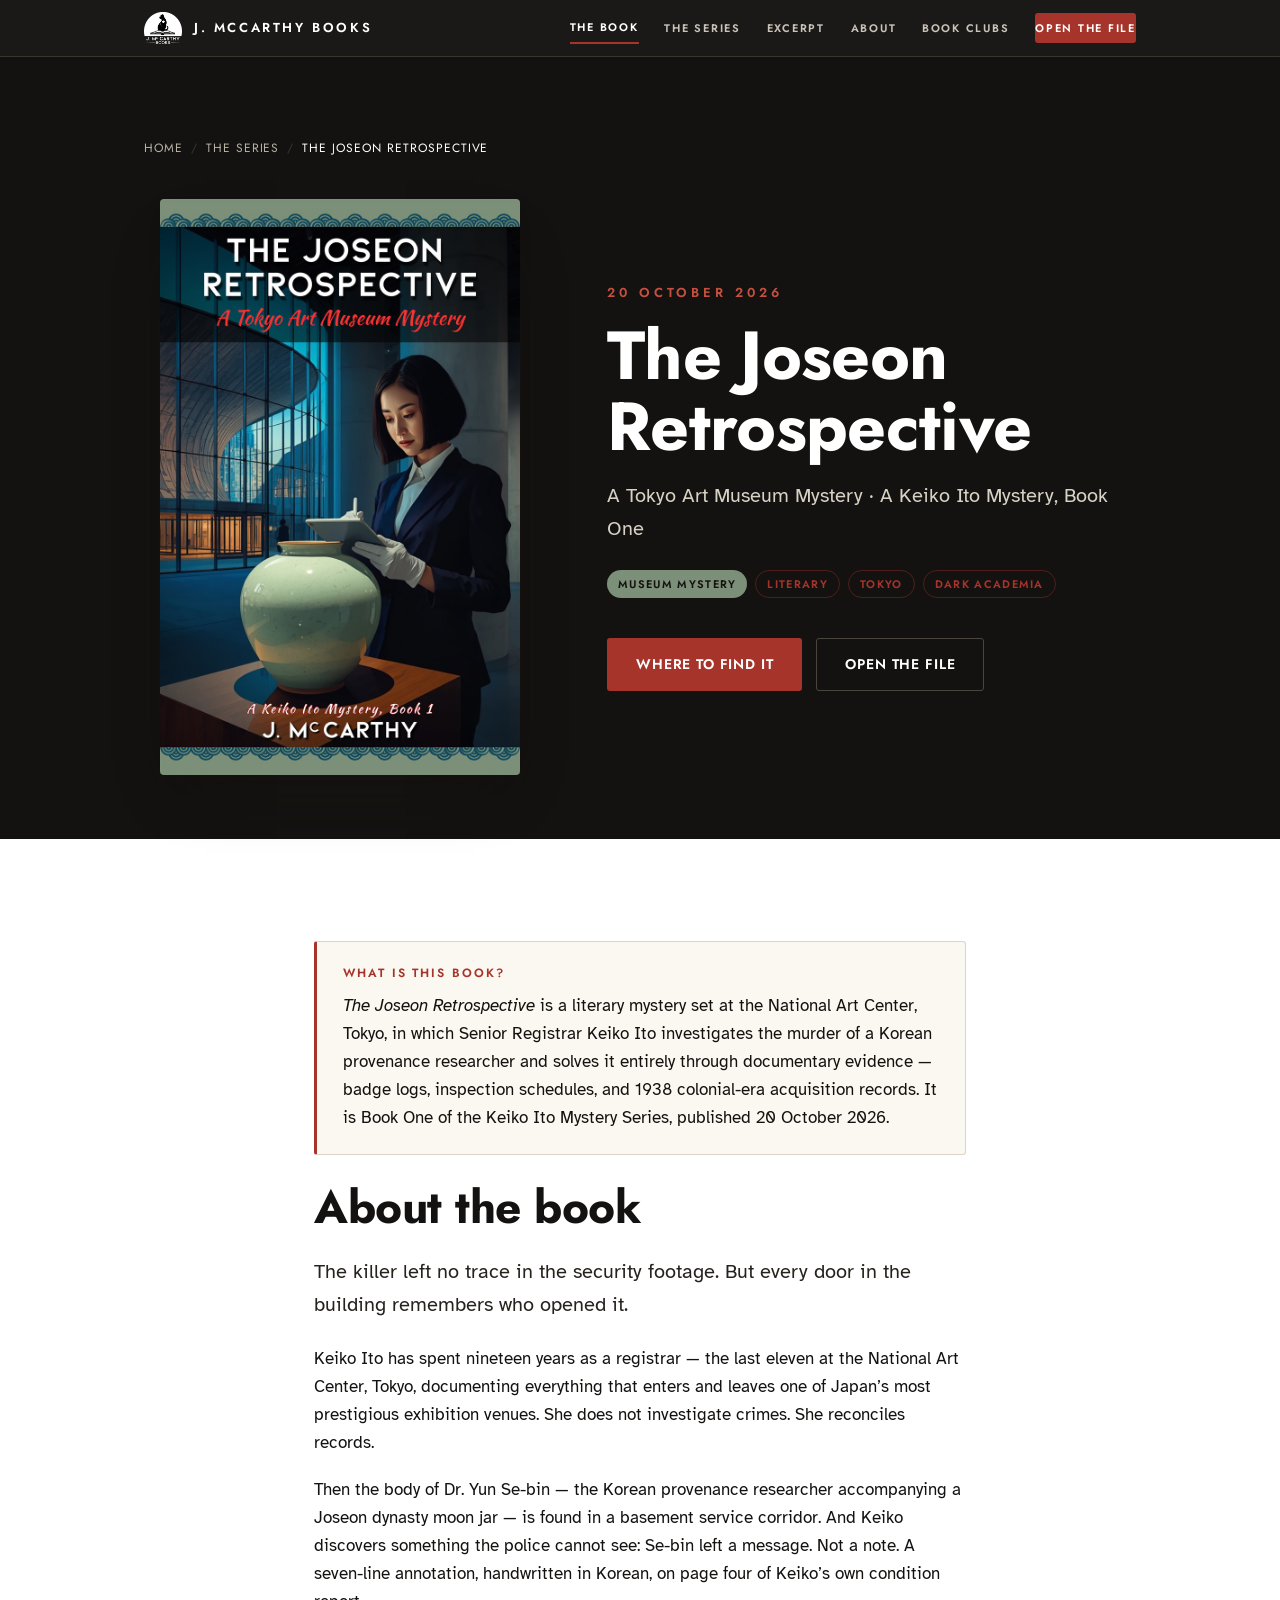
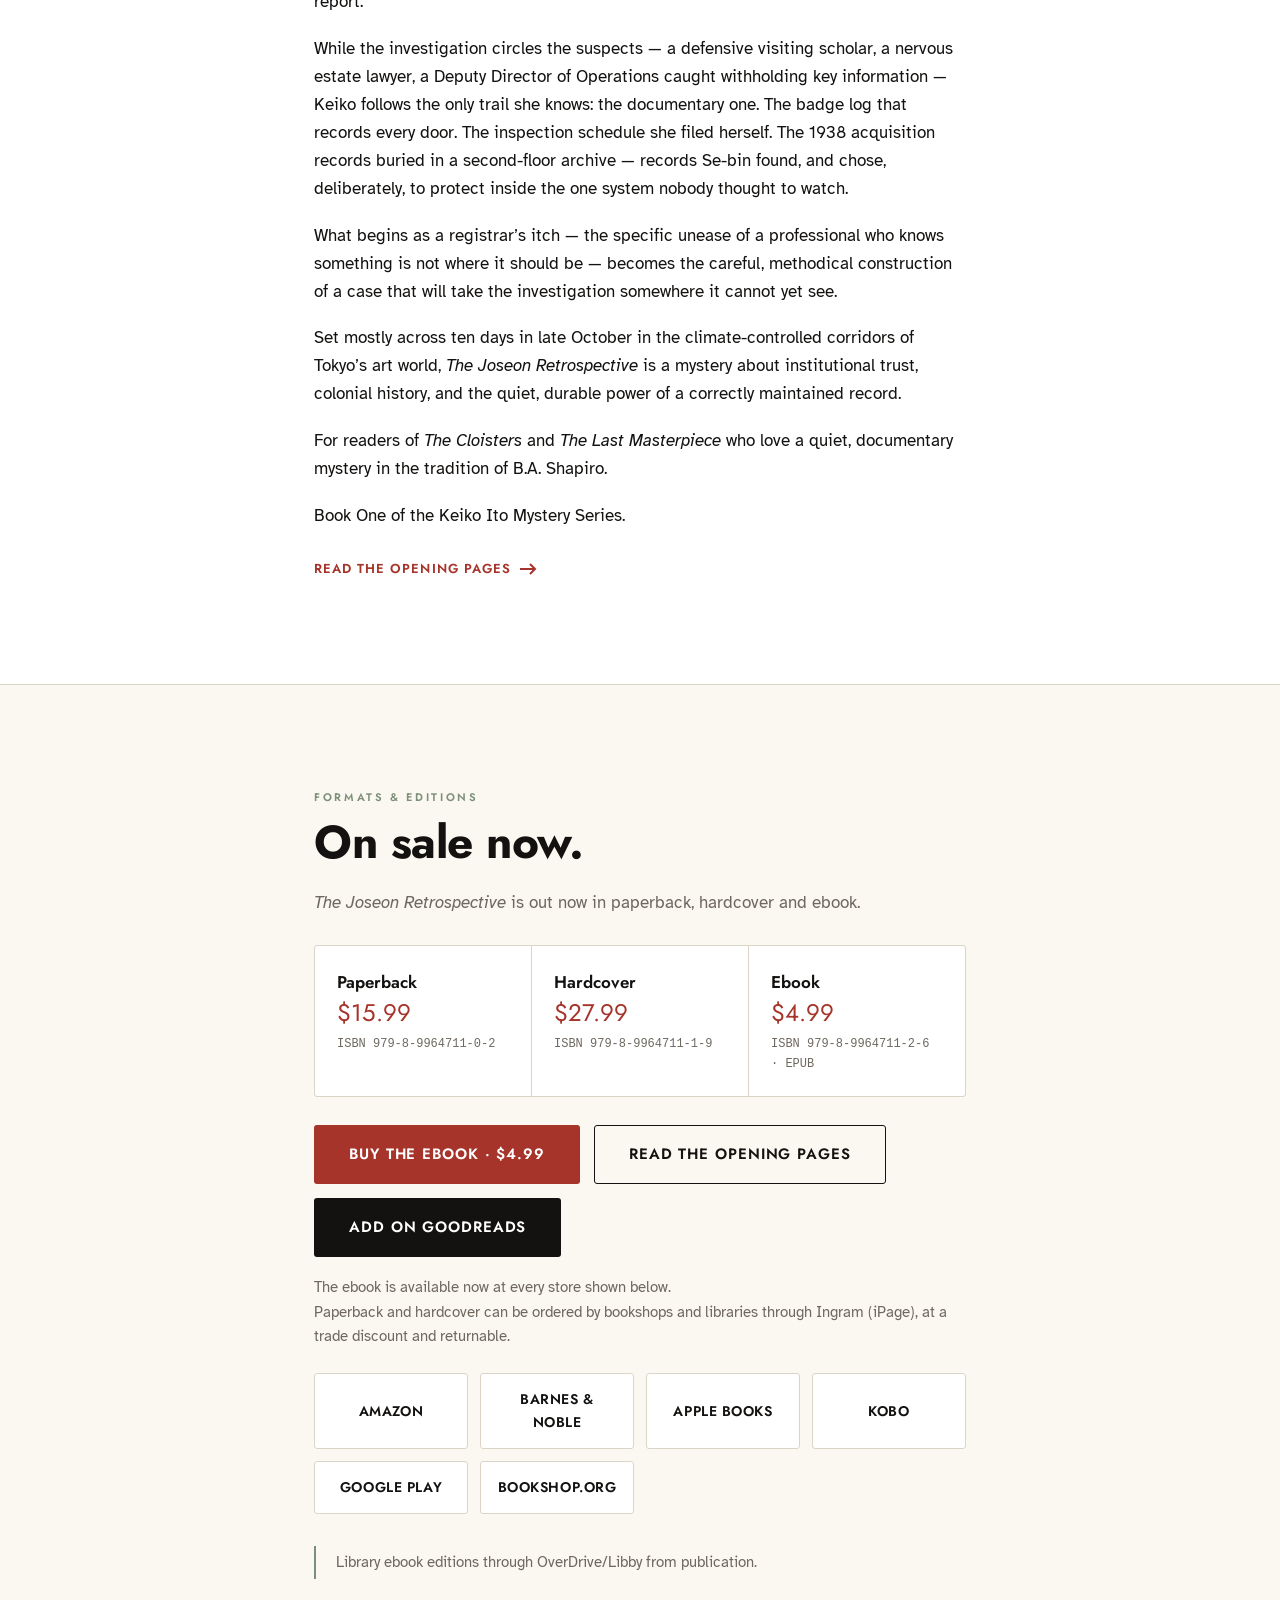
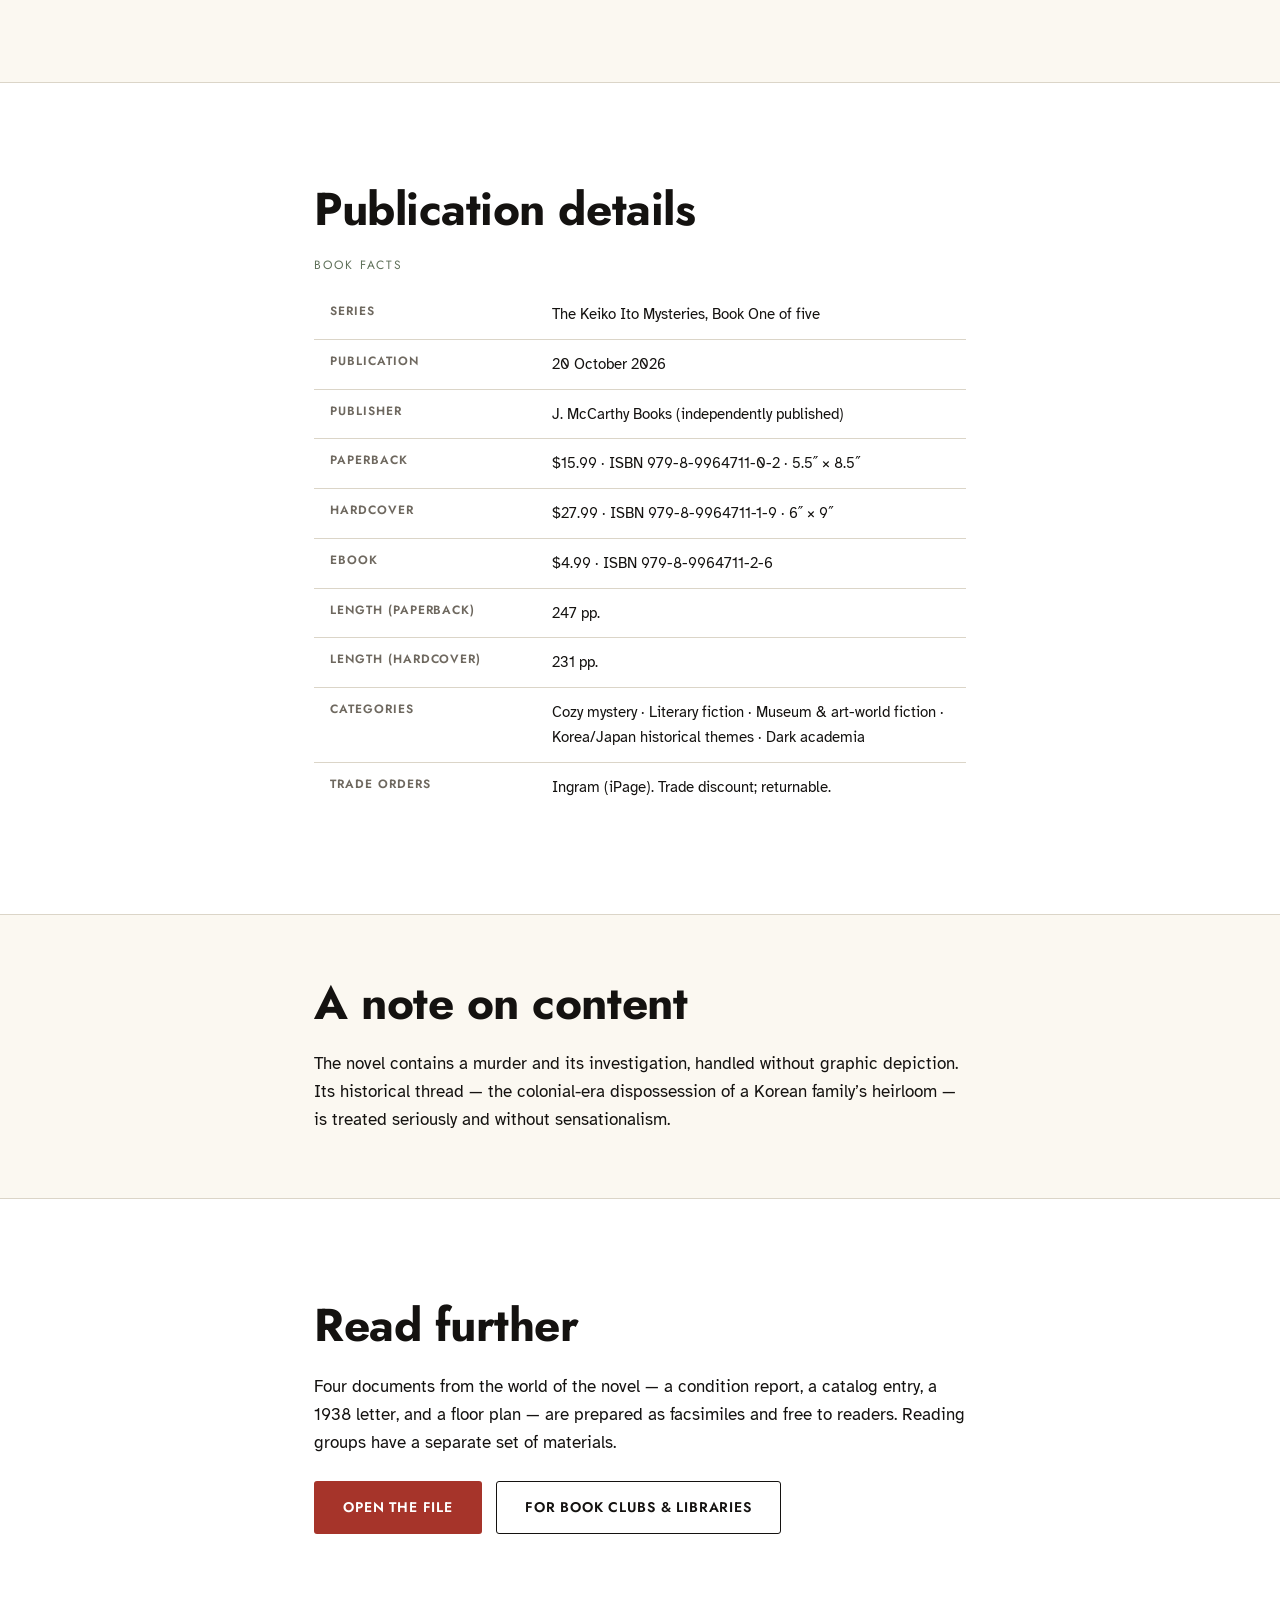
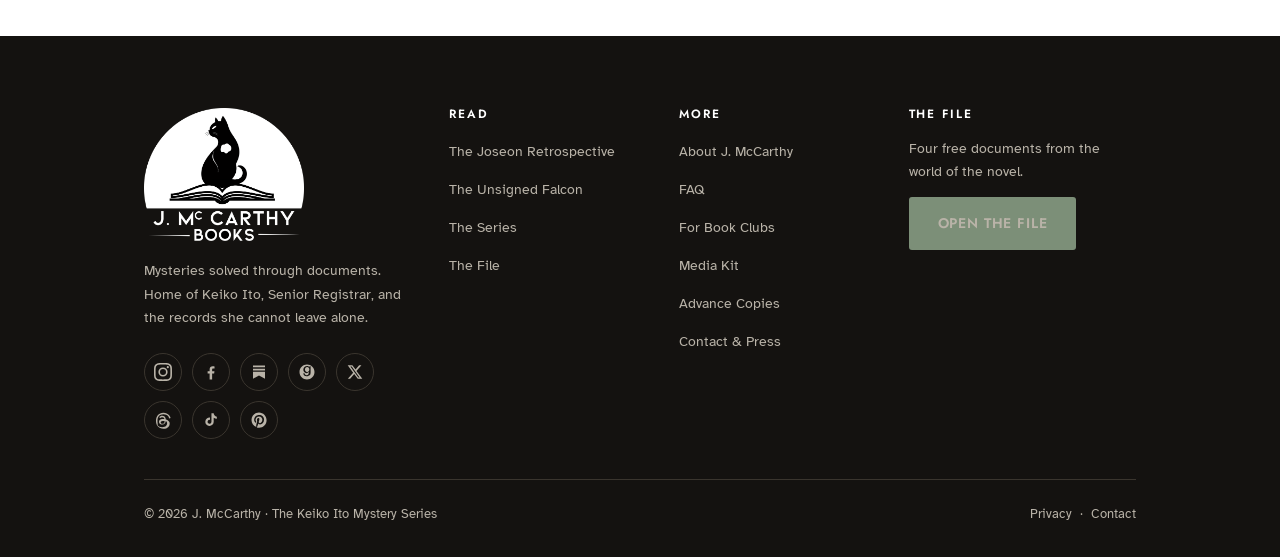
<file: the-joseon-retrospective.html>
<!DOCTYPE html>
<html lang="en">
<head>
  <meta charset="UTF-8">
  <meta name="viewport" content="width=device-width, initial-scale=1">
  <title>The Joseon Retrospective: A Tokyo Art Museum Mystery | J. McCarthy</title>
  <meta name="description" content="A Tokyo museum registrar solves a researcher's murder through badge logs and 1938 colonial archives. A quiet, literary mystery of provenance.">
  <link rel="canonical" href="https://www.jmccarthybooks.com/the-joseon-retrospective">

  <meta property="og:type" content="book">
  <meta property="og:site_name" content="J. McCarthy Books">
  <meta property="og:title" content="The Joseon Retrospective: A Tokyo Art Museum Mystery">
  <meta property="og:description" content="A Tokyo museum registrar solves a researcher's murder through badge logs and 1938 colonial archives. A quiet, literary mystery of provenance.">
  <meta property="og:url" content="https://www.jmccarthybooks.com/the-joseon-retrospective">
  <meta property="og:image" content="https://www.jmccarthybooks.com/assets/joseon-retrospective-cover.jpg">
  <meta name="twitter:card" content="summary_large_image">
  <meta name="twitter:title" content="The Joseon Retrospective: A Tokyo Art Museum Mystery">
  <meta name="twitter:description" content="A Tokyo museum registrar solves a researcher's murder through badge logs and 1938 colonial archives.">
  <meta name="twitter:image" content="https://www.jmccarthybooks.com/assets/joseon-retrospective-cover.jpg">

  <link rel="icon" href="assets/favicon-32.png" sizes="32x32">
  <link rel="apple-touch-icon" href="assets/favicon-180.png">
  <link rel="manifest" href="site.webmanifest">

  <link rel="preconnect" href="https://fonts.googleapis.com">
  <link rel="preconnect" href="https://fonts.gstatic.com" crossorigin>
  <link href="https://fonts.googleapis.com/css2?family=Jost:wght@400;500;600;700&family=Atkinson+Hyperlegible:ital,wght@0,400;0,700;1,400&display=swap" rel="stylesheet">
  <link rel="stylesheet" href="styles.css">

  <!-- ============================================================
       §8 STRUCTURED DATA — no open tasks. All offer "availability"
       values flipped to InStock on 20 Oct 2026. Note that index.html
       carries its own copy of these three offers; keep the two in step.
       Validate at search.google.com/test/rich-results after edits.
       ============================================================ -->
  <script type="application/ld+json">
  {
    "@context": "https://schema.org",
    "@graph": [
      {
        "@type": "BreadcrumbList",
        "@id": "https://www.jmccarthybooks.com/the-joseon-retrospective#breadcrumb",
        "itemListElement": [
          { "@type": "ListItem", "position": 1, "name": "Home", "item": "https://www.jmccarthybooks.com/" },
          { "@type": "ListItem", "position": 2, "name": "The Series", "item": "https://www.jmccarthybooks.com/series" },
          { "@type": "ListItem", "position": 3, "name": "The Joseon Retrospective", "item": "https://www.jmccarthybooks.com/the-joseon-retrospective" }
        ]
      },
      {
        "@type": "Person",
        "@id": "https://www.jmccarthybooks.com/#person",
        "name": "J. McCarthy",
        "jobTitle": "Author",
        "url": "https://www.jmccarthybooks.com/about"
      },
      {
        "@type": "Book",
        "@id": "https://www.jmccarthybooks.com/the-joseon-retrospective#book",
        "name": "The Joseon Retrospective",
        "alternateName": "The Joseon Retrospective: A Tokyo Art Museum Mystery",
        "author": { "@id": "https://www.jmccarthybooks.com/#person" },
        "inLanguage": "en",
        "isPartOf": { "@type": "BookSeries", "name": "A Keiko Ito Mystery" },
        "position": 1,
        "genre": ["Mystery", "Literary fiction"],
        "url": "https://www.jmccarthybooks.com/the-joseon-retrospective",
        "datePublished": "2026-10-20",
        "publisher": { "@type": "Organization", "name": "J. McCarthy Books" },
        "image": "https://www.jmccarthybooks.com/assets/joseon-retrospective-cover.jpg",
        "description": "The Joseon Retrospective (Keiko Ito Mystery Series, Book One) is a literary mystery set at the National Art Center, Tokyo (NACT), one of Japan's largest exhibition venues and a major national art institution that holds no permanent collection. Senior Registrar Keiko Ito — nineteen years a registrar, eleven of them at NACT — investigates the murder of Korean provenance researcher Dr. Yun Se-bin, whose body is discovered in a basement service corridor during preparations for a Joseon dynasty ceramics retrospective. The novel's mechanism of detection is entirely documentary: Keiko cross-references building management system badge logs, inspection schedules, and 1938 colonial-era acquisition records to identify the killer. Themes include Korean–Japanese colonial history, art restitution, institutional trust, and the ethics of the archive. The mystery is solved by a condition report, not a confession. Approximately 53,000 words. The series continues in Book Two.",
        "workExample": [
          {
            "@type": "Book",
            "bookFormat": "https://schema.org/Paperback",
            "isbn": "9798996471102",
            "numberOfPages": 247,
            "offers": { "@type": "Offer", "price": "15.99", "priceCurrency": "USD", "availability": "https://schema.org/InStock" }
          },
          {
            "@type": "Book",
            "bookFormat": "https://schema.org/Hardcover",
            "isbn": "9798996471119",
            "numberOfPages": 231,
            "offers": { "@type": "Offer", "price": "27.99", "priceCurrency": "USD", "availability": "https://schema.org/InStock" }
          },
          {
            "@type": "Book",
            "bookFormat": "https://schema.org/EBook",
            "isbn": "9798996471126",
            "offers": { "@type": "Offer", "price": "4.99", "priceCurrency": "USD", "availability": "https://schema.org/InStock", "url": "https://books2read.com/u/3Gyk1Q" }
          }
        ]
      }
    ]
  }
  </script>
</head>
<body>
  <a class="skip-link" href="#main">Skip to content</a>

  <!-- ===== HEADER ===== -->
  <header class="site-header">
    <div class="site-header__inner">
      <a class="brand" href="/" aria-label="J. McCarthy Books — home">
        <img src="assets/logo-mark-dark.png" alt="" width="38" height="32">
        <span class="brand__name">J. McCarthy Books</span>
      </a>
      <button class="nav-toggle" aria-label="Open menu" aria-expanded="false" aria-controls="primary-nav">
        <svg width="26" height="26" viewBox="0 0 24 24" fill="none" stroke="currentColor" stroke-width="2" aria-hidden="true"><line x1="3" y1="6" x2="21" y2="6"/><line x1="3" y1="12" x2="21" y2="12"/><line x1="3" y1="18" x2="21" y2="18"/></svg>
      </button>
      <nav class="nav" id="primary-nav" aria-label="Primary">
        <a href="/the-joseon-retrospective" aria-current="page">The Book</a>
        <a href="/series">The Series</a>
        <a href="/excerpt">Excerpt</a>
        <a href="/about">About</a>
        <a href="/book-clubs">Book Clubs</a>
        <a class="nav__cta" href="/the-file">Open the File</a>
      </nav>
    </div>
  </header>

  <main id="main">

    <!-- ===== PAGE HERO ===== -->
    <section class="page-hero">
      <div class="wrap">
        <nav class="breadcrumbs" aria-label="Breadcrumb">
          <ol>
            <li><a href="/">Home</a></li>
            <li><a href="/series">The Series</a></li>
            <li aria-current="page">The Joseon Retrospective</li>
          </ol>
        </nav>
        <div class="split mt-3">
          <div class="split__cover">
            <img src="assets/joseon-retrospective-cover.jpg" width="340" height="544"
                 fetchpriority="high"
                 alt="Cover of The Joseon Retrospective by J. McCarthy — a registrar in white gloves examining a pale celadon moon jar in a Tokyo museum gallery.">
          </div>
          <div>
            <span class="eyebrow eyebrow--light">20 October 2026</span>
            <h1>The Joseon Retrospective</h1>
            <p class="lede">A Tokyo Art Museum Mystery &middot; A Keiko Ito Mystery, Book One</p>
            <div class="tag-row mt-2">
              <span class="tag tag--jade">Museum mystery</span>
              <span class="tag tag--outline">Literary</span>
              <span class="tag tag--outline">Tokyo</span>
              <span class="tag tag--outline">Dark academia</span>
            </div>
            <div class="btn-row mt-3">
              <a class="btn btn--primary" href="#buy">Where to find it</a>
              <a class="btn btn--ghost-light" href="/the-file">Open the file</a>
            </div>
          </div>
        </div>
      </div>
    </section>

    <!-- ===== ABOUT THE BOOK ===== -->
    <section>
      <div class="wrap wrap--narrow">

        <div class="answer-block">
          <p class="answer-label">What is this book?</p>
          <p><em>The Joseon Retrospective</em> is a literary mystery set at the National Art Center, Tokyo, in which Senior Registrar Keiko Ito investigates the murder of a Korean provenance researcher and solves it entirely through documentary evidence &mdash; badge logs, inspection schedules, and 1938 colonial-era acquisition records. It is Book One of the Keiko Ito Mystery Series, published 20 October 2026.</p>
        </div>

        <h2>About the book</h2>

        <div class="measure">
          <p class="lede">The killer left no trace in the security footage. But every door in the building remembers who opened it.</p>

          <p>Keiko Ito has spent nineteen years as a registrar &mdash; the last eleven at the National Art Center, Tokyo, documenting everything that enters and leaves one of Japan&rsquo;s most prestigious exhibition venues. She does not investigate crimes. She reconciles records.</p>

          <p>Then the body of Dr. Yun Se-bin &mdash; the Korean provenance researcher accompanying a Joseon dynasty moon jar &mdash; is found in a basement service corridor. And Keiko discovers something the police cannot see: Se-bin left a message. Not a note. A seven-line annotation, handwritten in Korean, on page four of Keiko&rsquo;s own condition report.</p>

          <p>While the investigation circles the suspects &mdash; a defensive visiting scholar, a nervous estate lawyer, a Deputy Director of Operations caught withholding key information &mdash; Keiko follows the only trail she knows: the documentary one. The badge log that records every door. The inspection schedule she filed herself. The 1938 acquisition records buried in a second-floor archive &mdash; records Se-bin found, and chose, deliberately, to protect inside the one system nobody thought to watch.</p>

          <p>What begins as a registrar&rsquo;s itch &mdash; the specific unease of a professional who knows something is not where it should be &mdash; becomes the careful, methodical construction of a case that will take the investigation somewhere it cannot yet see.</p>

          <p>Set mostly across ten days in late October in the climate-controlled corridors of Tokyo&rsquo;s art world, <em>The Joseon Retrospective</em> is a mystery about institutional trust, colonial history, and the quiet, durable power of a correctly maintained record.</p>

          <p>For readers of <em>The Cloisters</em> and <em>The Last Masterpiece</em> who love a quiet, documentary mystery in the tradition of B.A. Shapiro.</p>

          <p>Book One of the Keiko Ito Mystery Series.</p>
        </div>

        <p class="mt-2">
          <a class="arrow-link" href="/excerpt">Read the opening pages
            <svg width="18" height="14" viewBox="0 0 18 14" fill="none" stroke="currentColor" stroke-width="2" aria-hidden="true"><path d="M1 7h15M11 2l5 5-5 5"/></svg>
          </a>
        </p>

      </div>
    </section>

    <!-- ===== BUY ===== -->
    <section class="section--warm" id="buy">
      <div class="wrap wrap--narrow">
        <p class="buy-eyebrow">Formats &amp; editions</p>
        <h2>On sale now.</h2>
        <p class="buy-intro"><em>The Joseon Retrospective</em> is out now in paperback, hardcover and ebook.</p>

        <div class="format-cards">
          <div class="format-card">
            <p class="format-card__name">Paperback</p>
            <p class="format-card__price">$15.99</p>
            <p class="format-card__isbn">ISBN 979-8-9964711-0-2</p>
          </div>
          <div class="format-card">
            <p class="format-card__name">Hardcover</p>
            <p class="format-card__price">$27.99</p>
            <p class="format-card__isbn">ISBN 979-8-9964711-1-9</p>
          </div>
          <div class="format-card">
            <p class="format-card__name">Ebook</p>
            <p class="format-card__price">$4.99</p>
            <p class="format-card__isbn">ISBN 979-8-9964711-2-6 &middot; EPUB</p>
          </div>
        </div>

        <div class="btn-row">
          <!-- Two-state, driven by cfg.joseon.books2readUrl in retailers.js.
               Default: "Tell me when print goes on sale" → /the-file.
               With a link: "<verb> the ebook · $4.99" → Books2Read, where
               the verb follows cfg.joseon.onSale (Preorder / Buy).
               The text below is only what shows before main.js runs. -->
          <a class="btn btn--primary btn--lg" data-preorder-ebook href="/the-file">Tell me when print goes on sale</a>
          <!-- Hidden until the /excerpt page ships (§4); flip cfg.joseon.excerptLive.
               href stays "#" until then so the live HTML holds no dead /excerpt link. -->
          <a class="btn btn--ghost btn--lg" data-when="excerpt" href="#" hidden>Read the opening pages</a>
          <!-- Shown once cfg.joseon.goodreadsBookUrl is set (§9). -->
          <a class="btn btn--ink btn--lg" data-goodreads href="#" hidden>Add on Goodreads</a>
        </div>

        <p class="buy-microcopy">
          <span>The ebook is available now at every store shown below.</span>
          <span>Paperback and hardcover can be ordered by bookshops and libraries through Ingram (iPage), at a trade discount and returnable.</span>
        </p>

        <div class="retailers mt-2" data-retailers></div>

        <div class="trade-note">
          <p>Library ebook editions through OverDrive/Libby from publication.</p>
        </div>
      </div>
    </section>

    <!-- ===== BOOK FACTS ===== -->
    <section>
      <div class="wrap wrap--narrow">
        <h2>Publication details</h2>
        <table class="spec-table">
          <caption>Book facts</caption>
          <tbody>
            <tr><th scope="row">Series</th><td>The Keiko Ito Mysteries, Book One of five</td></tr>
            <tr><th scope="row">Publication</th><td>20 October 2026</td></tr>
            <tr><th scope="row">Publisher</th><td>J. McCarthy Books (independently published)</td></tr>
            <tr><th scope="row">Paperback</th><td>$15.99 &middot; ISBN 979-8-9964711-0-2 &middot; 5.5&Prime; &times; 8.5&Prime;</td></tr>
            <tr><th scope="row">Hardcover</th><td>$27.99 &middot; ISBN 979-8-9964711-1-9 &middot; 6&Prime; &times; 9&Prime;</td></tr>
            <tr><th scope="row">Ebook</th><td>$4.99 &middot; ISBN 979-8-9964711-2-6</td></tr>
            <tr><th scope="row">Length (paperback)</th><td>247 pp.</td></tr>
            <tr><th scope="row">Length (hardcover)</th><td>231 pp.</td></tr>
            <tr><th scope="row">Categories</th><td>Cozy mystery &middot; Literary fiction &middot; Museum &amp; art-world fiction &middot; Korea/Japan historical themes &middot; Dark academia</td></tr>
            <tr><th scope="row">Trade orders</th><td>Ingram (iPage). Trade discount; returnable.</td></tr>
          </tbody>
        </table>
      </div>
    </section>

    <!-- ===== CONTENT NOTE ===== -->
    <section class="section--warm section--tight">
      <div class="wrap wrap--narrow">
        <h2>A note on content</h2>
        <p class="measure">The novel contains a murder and its investigation, handled without graphic depiction. Its historical thread &mdash; the colonial-era dispossession of a Korean family&rsquo;s heirloom &mdash; is treated seriously and without sensationalism.</p>
      </div>
    </section>

    <!-- ===== READ FURTHER ===== -->
    <section>
      <div class="wrap wrap--narrow">
        <h2>Read further</h2>
        <p class="measure">Four documents from the world of the novel &mdash; a condition report, a catalog entry, a 1938 letter, and a floor plan &mdash; are prepared as facsimiles and free to readers. Reading groups have a separate set of materials.</p>
        <div class="btn-row mt-2">
          <a class="btn btn--primary" href="/the-file">Open the file</a>
          <a class="btn btn--ghost" href="/book-clubs">For book clubs &amp; libraries</a>
        </div>
      </div>
    </section>

  </main>

  <!-- ===== FOOTER ===== -->
  <footer class="site-footer">
    <div class="wrap">
      <div class="footer-grid">
        <div class="footer-brand">
          <img src="assets/logo-mark-dark.png" alt="J. McCarthy Books" width="160" height="133">
          <p>Mysteries solved through documents. Home of Keiko Ito, Senior Registrar, and the records she cannot leave alone.</p>
          <div class="footer-social mt-2">
            <a href="https://www.instagram.com/j.mccarthybooks/" aria-label="Instagram" rel="me noopener noreferrer" referrerpolicy="no-referrer" target="_blank"><svg width="18" height="18" viewBox="0 0 24 24" fill="currentColor" aria-hidden="true"><path d="M12 2.16c3.2 0 3.58.01 4.85.07 1.17.05 1.8.25 2.23.41.56.22.96.48 1.38.9.42.42.68.82.9 1.38.16.42.36 1.06.41 2.23.06 1.27.07 1.65.07 4.85s-.01 3.58-.07 4.85c-.05 1.17-.25 1.8-.41 2.23-.22.56-.48.96-.9 1.38-.42.42-.82.68-1.38.9-.42.16-1.06.36-2.23.41-1.27.06-1.65.07-4.85.07s-3.58-.01-4.85-.07c-1.17-.05-1.8-.25-2.23-.41-.56-.22-.96-.48-1.38-.9-.42-.42-.68-.82-.9-1.38-.16-.42-.36-1.06-.41-2.23-.06-1.27-.07-1.65-.07-4.85s.01-3.58.07-4.85c.05-1.17.25-1.8.41-2.23.22-.56.48-.96.9-1.38.42-.42.82-.68 1.38-.9.42-.16 1.06-.36 2.23-.41 1.27-.06 1.65-.07 4.85-.07M12 0C8.74 0 8.33.01 7.05.07 5.78.13 4.9.33 4.14.63c-.79.31-1.46.72-2.13 1.38C1.35 2.68.94 3.35.63 4.14.33 4.9.13 5.78.07 7.05.01 8.33 0 8.74 0 12s.01 3.67.07 4.95c.06 1.27.26 2.15.56 2.91.31.79.72 1.46 1.38 2.13.67.66 1.34 1.07 2.13 1.38.76.3 1.64.5 2.91.56C8.33 23.99 8.74 24 12 24s3.67-.01 4.95-.07c1.27-.06 2.15-.26 2.91-.56.79-.31 1.46-.72 2.13-1.38.66-.67 1.07-1.34 1.38-2.13.3-.76.5-1.64.56-2.91.06-1.28.07-1.69.07-4.95s-.01-3.67-.07-4.95c-.06-1.27-.26-2.15-.56-2.91-.31-.79-.72-1.46-1.38-2.13C21.32 1.35 20.65.94 19.86.63 19.1.33 18.22.13 16.95.07 15.67.01 15.26 0 12 0z"/><path d="M12 5.84A6.16 6.16 0 1 0 18.16 12 6.16 6.16 0 0 0 12 5.84zm0 10.16A4 4 0 1 1 16 12a4 4 0 0 1-4 4z"/><circle cx="18.41" cy="5.59" r="1.44"/></svg></a>
            <a href="https://www.facebook.com/JMcCarthyBooks" aria-label="Facebook" rel="me noopener noreferrer" referrerpolicy="no-referrer" target="_blank"><svg width="18" height="18" viewBox="0 0 24 24" fill="currentColor" aria-hidden="true"><path d="M13.5 22v-8h2.7l.4-3.1h-3.1V8.9c0-.9.25-1.5 1.55-1.5h1.65V4.6c-.3-.04-1.3-.13-2.45-.13-2.42 0-4.08 1.48-4.08 4.2v2.34H7.5V14h2.67v8h3.33z"/></svg></a>
            <a href="https://substack.com/@jmccarthybooks" aria-label="Substack" rel="me noopener noreferrer" referrerpolicy="no-referrer" target="_blank"><svg width="18" height="18" viewBox="0 0 24 24" fill="currentColor" aria-hidden="true"><path d="M4 3.2h16v2.4H4V3.2zm0 4.3h16v2.4H4V7.5zm0 4.3h16V21l-8-4.5L4 21v-9.2z"/></svg></a>
            <a href="https://goodreads.com/jmccarthybooks" aria-label="Goodreads" rel="me noopener noreferrer" referrerpolicy="no-referrer" target="_blank"><svg width="18" height="18" viewBox="0 0 24 24" fill="currentColor" aria-hidden="true"><path d="M12 2C6.5 2 2 6.5 2 12s4.5 10 10 10 10-4.5 10-10S17.5 2 12 2zm2.8 14.3c-.7 1-1.9 1.5-3.3 1.5-2.6 0-4.3-1.7-4.4-4h1.6c.1 1.4 1.1 2.5 2.8 2.5 2 0 2.9-1.4 2.9-3.6v-.9c-.6 1.1-1.8 1.7-3.1 1.7-2.5 0-4.2-2-4.2-4.7S9.6 4 12.1 4c1.3 0 2.5.6 3.1 1.7V4.2h1.6v8.4c0 1.4-.3 2.7-.9 3.7zM12.2 5.4c-1.7 0-2.9 1.4-2.9 3.4s1.2 3.4 2.9 3.4S15.1 10.8 15.1 8.8s-1.2-3.4-2.9-3.4z"/></svg></a>
            <a href="https://x.com/JMcCarthyBooks" aria-label="X" rel="me noopener noreferrer" referrerpolicy="no-referrer" target="_blank"><svg width="18" height="18" viewBox="0 0 24 24" fill="currentColor" aria-hidden="true"><path d="M17.53 3h3.02l-6.6 7.54L21.75 21h-6.06l-4.75-6.2L5.5 21H2.47l7.06-8.07L2.25 3h6.2l4.3 5.68L17.53 3zm-1.06 16.18h1.67L7.6 4.73H5.8l10.67 14.45z"/></svg></a>
            <a href="https://www.threads.com/@j.mccarthybooks" aria-label="Threads" rel="me noopener noreferrer" referrerpolicy="no-referrer" target="_blank"><svg width="18" height="18" viewBox="0 0 24 24" fill="currentColor" aria-hidden="true"><path d="M16.1 11.4c-.1-.05-.2-.1-.3-.14-.17-3.2-1.92-5.04-4.85-5.06h-.04c-1.75 0-3.21.75-4.1 2.11l1.61 1.1c.67-1.01 1.71-1.22 2.49-1.22h.03c.97 0 1.7.28 2.17.84.34.4.57.96.68 1.66-.85-.14-1.77-.18-2.75-.11-2.77.16-4.55 1.77-4.43 4.02.06 1.14.63 2.12 1.6 2.76.82.54 1.88.8 2.98.74 1.45-.08 2.59-.63 3.38-1.65.6-.77.98-1.77 1.15-3.03.7.42 1.21.98 1.5 1.65.48 1.14.51 3.01-1.01 4.53-1.34 1.33-2.94 1.91-5.37 1.93-2.69-.02-4.73-.88-6.05-2.56C5.28 17.66 4.65 15.6 4.63 13c.02-2.6.65-4.66 1.87-6.21C7.82 5.11 9.86 4.25 12.55 4.23c2.71.02 4.78.88 6.16 2.57.68.83 1.19 1.87 1.53 3.08l1.89-.5c-.41-1.49-1.06-2.78-1.94-3.85C18.42 3.35 15.79 2.25 12.56 2.23h-.01C9.32 2.25 6.72 3.36 4.99 5.53 3.45 7.46 2.65 10.14 2.63 13v.01c.02 2.85.82 5.53 2.36 7.46 1.73 2.17 4.33 3.28 7.56 3.3h.01c2.87-.02 4.9-.77 6.57-2.44 2.19-2.18 2.12-4.91 1.4-6.59-.52-1.2-1.51-2.18-2.86-2.84zm-4.62 5.66c-1.22.07-2.48-.48-2.54-1.64-.05-.86.61-1.82 2.62-1.94.23-.01.46-.02.68-.02.73 0 1.41.07 2.03.21-.23 2.88-1.58 3.33-2.79 3.39z"/></svg></a>
            <a href="https://www.tiktok.com/@jmccarthybooks" aria-label="TikTok" rel="me noopener noreferrer" referrerpolicy="no-referrer" target="_blank"><svg width="18" height="18" viewBox="0 0 24 24" fill="currentColor" aria-hidden="true"><path d="M16.6 5.8a4.3 4.3 0 0 1-1-2.8h-3v11.4a2.6 2.6 0 1 1-1.9-2.5V8.8a5.6 5.6 0 1 0 4.9 5.6V9.1a7.2 7.2 0 0 0 4.2 1.3V7.5a4.3 4.3 0 0 1-3.2-1.7z"/></svg></a>
            <a href="https://www.pinterest.com/JMcCarthyBooks" aria-label="Pinterest" rel="me noopener noreferrer" referrerpolicy="no-referrer" target="_blank"><svg width="18" height="18" viewBox="0 0 24 24" fill="currentColor" aria-hidden="true"><path d="M12 2C6.48 2 2 6.48 2 12c0 4.24 2.64 7.86 6.36 9.32-.09-.79-.17-2.01.04-2.88.19-.78 1.22-4.96 1.22-4.96s-.31-.62-.31-1.54c0-1.44.84-2.52 1.88-2.52.89 0 1.32.67 1.32 1.47 0 .89-.57 2.23-.86 3.47-.25 1.04.52 1.89 1.54 1.89 1.85 0 3.27-1.95 3.27-4.76 0-2.49-1.79-4.23-4.34-4.23-2.96 0-4.69 2.22-4.69 4.51 0 .89.34 1.85.77 2.37.09.1.1.19.07.29-.08.32-.25 1.04-.29 1.18-.4.19-.15.23-.35.14-1.29-.6-2.1-2.49-2.1-4.01 0-3.26 2.37-6.26 6.83-6.26 3.59 0 6.37 2.56 6.37 5.97 0 3.56-2.25 6.43-5.36 6.43-1.05 0-2.03-.55-2.37-1.19l-.64 2.46c-.23.9-.86 2.02-1.28 2.71.96.3 1.99.46 3.05.46 5.52 0 10-4.48 10-10S17.52 2 12 2z"/></svg></a>
          </div>
        </div>
        <div class="footer-col">
          <h4>Read</h4>
          <ul>
            <li><a href="/the-joseon-retrospective">The Joseon Retrospective</a></li>
            <li><a href="/the-unsigned-falcon">The Unsigned Falcon</a></li>
            <li><a href="/series">The Series</a></li>
            <li><a href="/the-file">The File</a></li>
          </ul>
        </div>
        <div class="footer-col">
          <h4>More</h4>
          <ul>
            <li><a href="/about">About J. McCarthy</a></li>
            <li><a href="/faq">FAQ</a></li>
            <li><a href="/book-clubs">For Book Clubs</a></li>
            <li><a href="/media-kit">Media Kit</a></li>
            <li><a href="/advance-copies">Advance Copies</a></li>
            <li><a href="/contact">Contact &amp; Press</a></li>
          </ul>
        </div>
        <div class="footer-col">
          <h4>The File</h4>
          <p style="font-size:14px;color:var(--muted-light);margin:0 0 14px;">Four free documents from the world of the novel.</p>
          <a class="btn btn--secondary" href="/the-file">Open the file</a>
        </div>
      </div>
      <div class="footer-bottom">
        <div>&copy; <span id="year">2026</span> J. McCarthy &middot; The Keiko Ito Mystery Series</div>
        <div>
          <a href="/privacy">Privacy</a> &nbsp;&middot;&nbsp;
          <a href="/contact">Contact</a>
        </div>
      </div>
    </div>
  </footer>

  <script src="retailers.js"></script>
  <script src="main.js" defer></script>
</body>
</html>
</file>
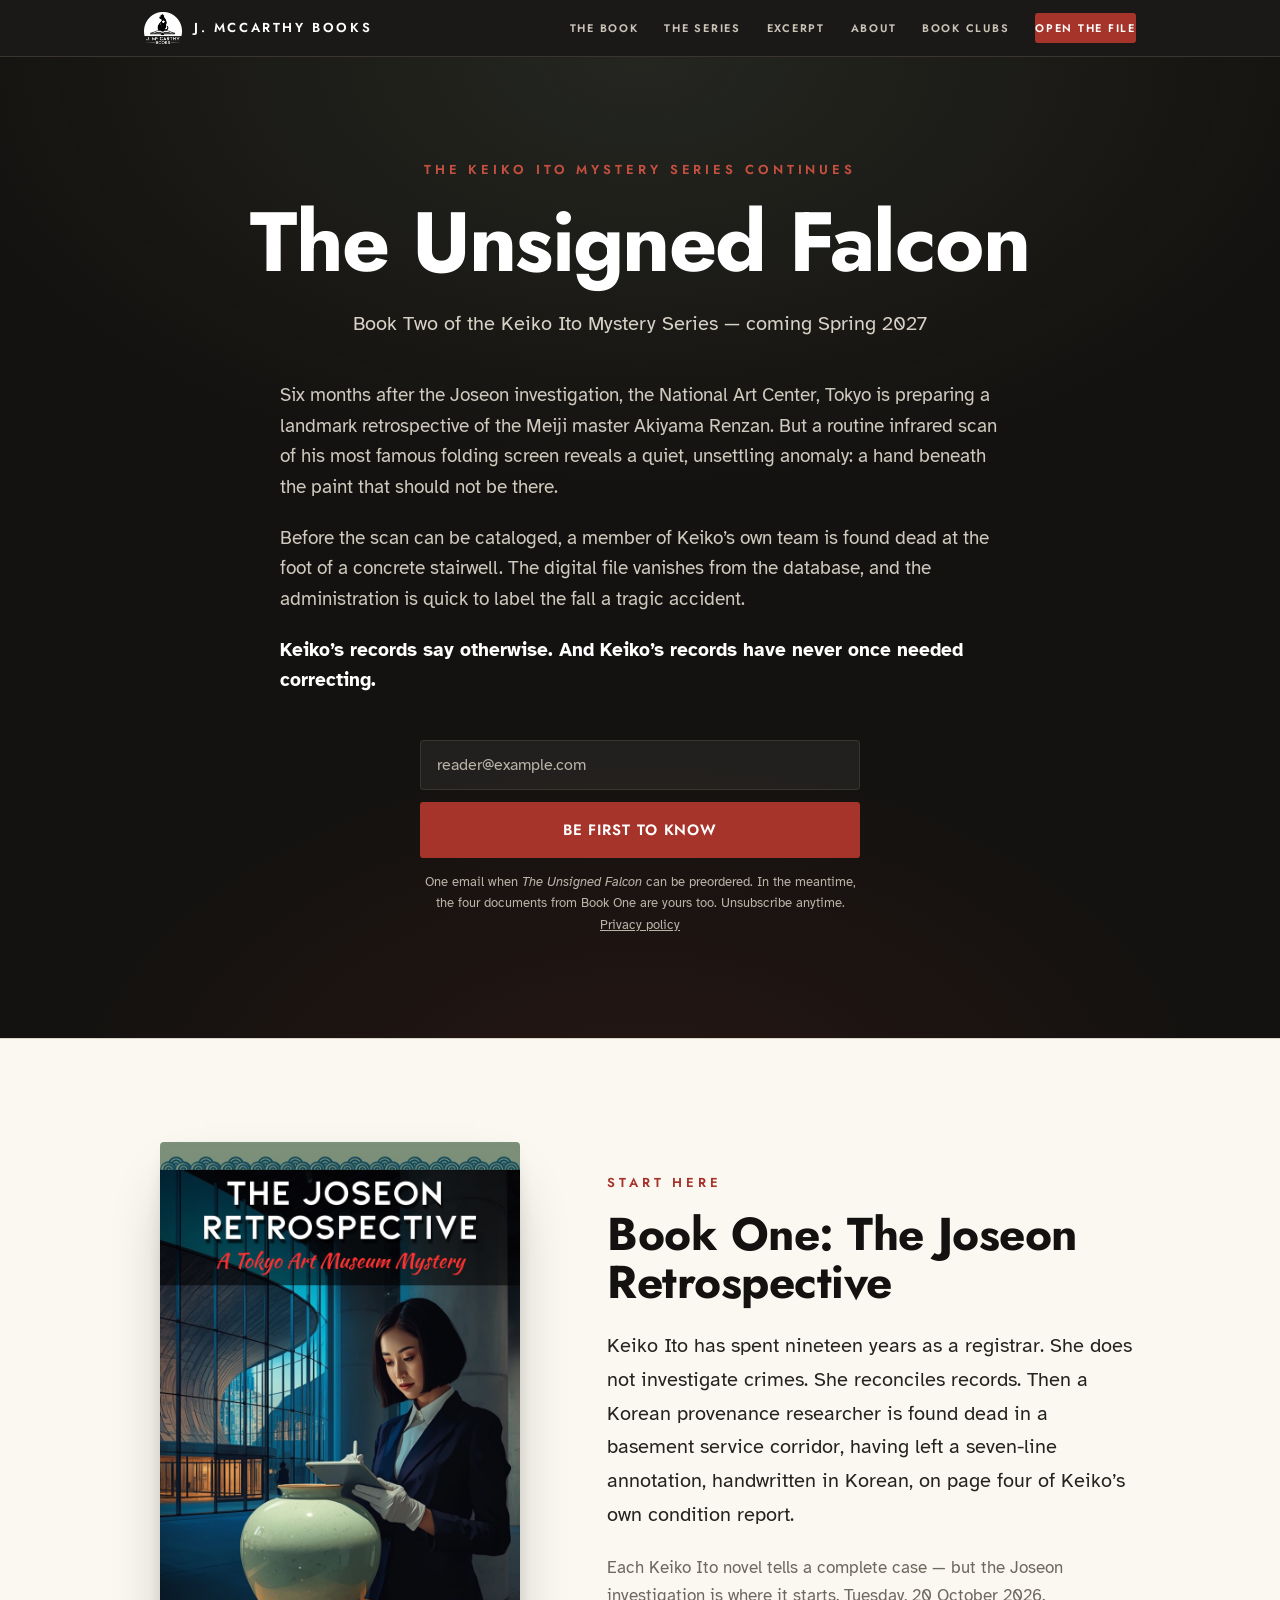
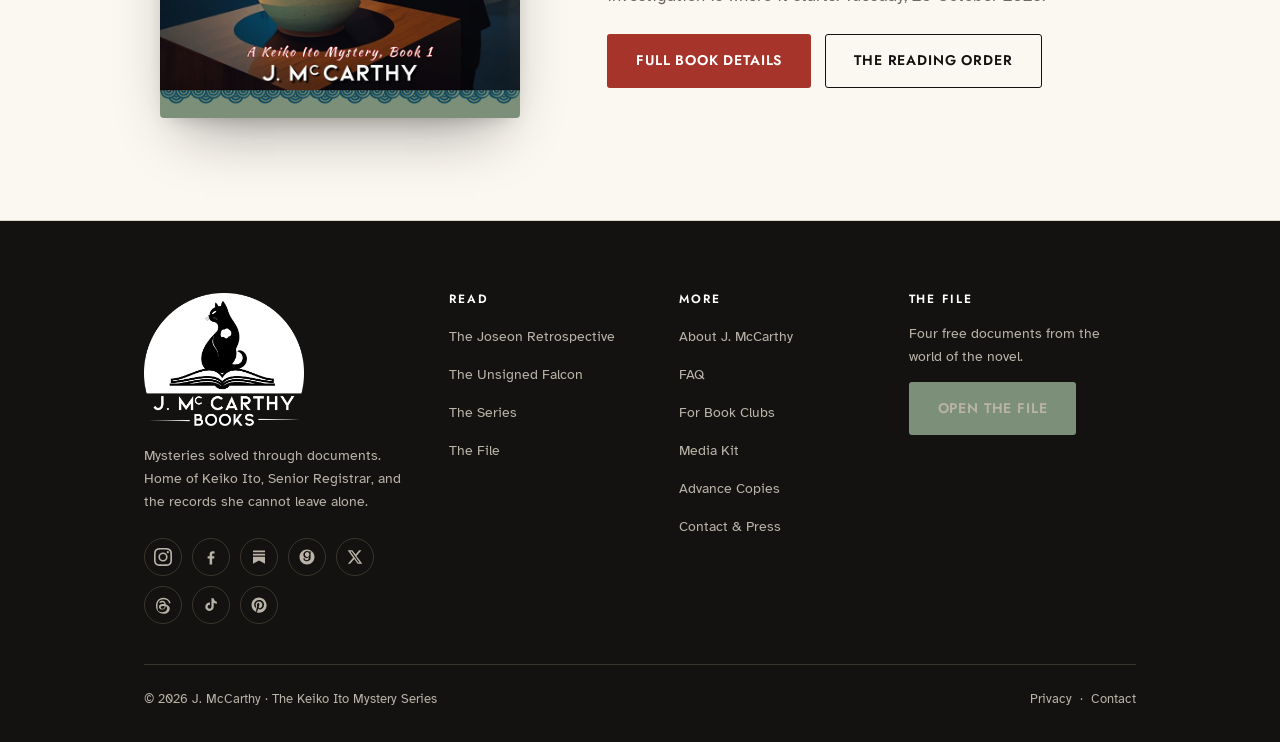
<file: the-unsigned-falcon.html>
<!DOCTYPE html>
<html lang="en">
<head>
  <meta charset="UTF-8">
  <meta name="viewport" content="width=device-width, initial-scale=1">
  <title>The Unsigned Falcon — Book Two of the Keiko Ito Mystery Series | J. McCarthy</title>
  <meta name="description" content="The Unsigned Falcon, Book Two of the Keiko Ito Mystery Series, arrives Spring 2027. Read the teaser and be first to know the publication date.">
  <link rel="canonical" href="https://www.jmccarthybooks.com/the-unsigned-falcon">

  <meta property="og:type" content="website">
  <meta property="og:site_name" content="J. McCarthy Books">
  <meta property="og:title" content="The Unsigned Falcon — Book Two of the Keiko Ito Mystery Series">
  <meta property="og:description" content="A routine infrared scan reveals a hand beneath the paint that should not be there. Coming Spring 2027.">
  <meta property="og:url" content="https://www.jmccarthybooks.com/the-unsigned-falcon">
  <meta property="og:image" content="https://www.jmccarthybooks.com/assets/og-image.jpg">
  <meta name="twitter:card" content="summary_large_image">
  <meta name="twitter:title" content="The Unsigned Falcon — Book Two of the Keiko Ito Mystery Series">
  <meta name="twitter:description" content="A routine infrared scan reveals a hand beneath the paint that should not be there. Coming Spring 2027.">
  <meta name="twitter:image" content="https://www.jmccarthybooks.com/assets/og-image.jpg">

  <link rel="icon" href="assets/favicon-32.png" sizes="32x32">
  <link rel="apple-touch-icon" href="assets/favicon-180.png">
  <link rel="manifest" href="site.webmanifest">

  <link rel="preconnect" href="https://fonts.googleapis.com">
  <link rel="preconnect" href="https://fonts.gstatic.com" crossorigin>
  <link href="https://fonts.googleapis.com/css2?family=Jost:wght@400;500;600;700&family=Atkinson+Hyperlegible:ital,wght@0,400;0,700;1,400&display=swap" rel="stylesheet">
  <link rel="stylesheet" href="styles.css">

  <script type="application/ld+json">
  {
    "@context": "https://schema.org",
    "@graph": [
      {
        "@type": "Book",
        "@id": "https://www.jmccarthybooks.com/the-unsigned-falcon#book",
        "name": "The Unsigned Falcon",
        "author": { "@id": "https://www.jmccarthybooks.com/#person" },
        "inLanguage": "en",
        "isPartOf": { "@id": "https://www.jmccarthybooks.com/series#series" },
        "position": 2,
        "genre": ["Mystery", "Literary fiction"],
        "url": "https://www.jmccarthybooks.com/the-unsigned-falcon",
        "datePublished": "2027",
        "abstract": "The Unsigned Falcon is Book Two of the Keiko Ito Mystery Series. Six months after the Joseon investigation, the National Art Center, Tokyo prepares a retrospective of the Meiji master Akiyama Renzan. An infrared scan of his most famous folding screen reveals a hand beneath the paint that should not be there, and a member of Keiko Ito's team is found dead at the foot of a concrete stairwell. Publishing Spring 2027."
      },
      {
        "@type": "BreadcrumbList",
        "itemListElement": [
          { "@type": "ListItem", "position": 1, "name": "Home", "item": "https://www.jmccarthybooks.com/" },
          { "@type": "ListItem", "position": 2, "name": "The Series", "item": "https://www.jmccarthybooks.com/series" },
          { "@type": "ListItem", "position": 3, "name": "The Unsigned Falcon", "item": "https://www.jmccarthybooks.com/the-unsigned-falcon" }
        ]
      }
    ]
  }
  </script>
</head>
<body>
  <a class="skip-link" href="#main">Skip to content</a>

  <!-- ===== HEADER ===== -->
  <header class="site-header">
    <div class="site-header__inner">
      <a class="brand" href="/" aria-label="J. McCarthy Books — home">
        <img src="assets/logo-mark-dark.png" alt="" width="38" height="32">
        <span class="brand__name">J. McCarthy Books</span>
      </a>
      <button class="nav-toggle" aria-label="Open menu" aria-expanded="false" aria-controls="primary-nav">
        <svg width="26" height="26" viewBox="0 0 24 24" fill="none" stroke="currentColor" stroke-width="2" aria-hidden="true"><line x1="3" y1="6" x2="21" y2="6"/><line x1="3" y1="12" x2="21" y2="12"/><line x1="3" y1="18" x2="21" y2="18"/></svg>
      </button>
      <nav class="nav" id="primary-nav" aria-label="Primary">
        <a href="/the-joseon-retrospective">The Book</a>
        <a href="/series">The Series</a>
        <a href="/excerpt">Excerpt</a>
        <a href="/about">About</a>
        <a href="/book-clubs">Book Clubs</a>
        <a class="nav__cta" href="/the-file">Open the File</a>
      </nav>
    </div>
  </header>

  <main id="main">

    <!-- ===== FALCON HERO ===== -->
    <section class="falcon-hero">
      <div class="wrap">
        <span class="eyebrow eyebrow--light">The Keiko Ito Mystery Series continues</span>
        <h1>The Unsigned Falcon</h1>
        <p class="lede">Book Two of the Keiko Ito Mystery Series &mdash; coming Spring 2027</p>

        <div class="falcon-teaser">
          <p>Six months after the Joseon investigation, the National Art Center, Tokyo is preparing a landmark retrospective of the Meiji master Akiyama Renzan. But a routine infrared scan of his most famous folding screen reveals a quiet, unsettling anomaly: a hand beneath the paint that should not be there.</p>
          <p>Before the scan can be cataloged, a member of Keiko&rsquo;s own team is found dead at the foot of a concrete stairwell. The digital file vanishes from the database, and the administration is quick to label the fall a tragic accident.</p>
          <p>Keiko&rsquo;s records say otherwise. And Keiko&rsquo;s records have never once needed correcting.</p>
        </div>

        <!-- Shown until a preorder URL is set in retailers.js -->
        <div class="falcon-form" data-falcon="signup">
          <form data-newsletter
                data-success="Filed. You'll be the first to know."
                action="https://app.kit.com/forms/9696841/subscriptions" method="post">
            <div class="form-stack">
              <label class="u-sr-only" for="falcon-email">Email address</label>
              <input id="falcon-email" type="email" name="email_address" placeholder="reader@example.com" autocomplete="email" required>
              <button class="btn btn--primary btn--lg btn--block" type="submit">Be first to know</button>
            </div>
            <p class="form-note" data-form-msg>
              One email when <em>The Unsigned Falcon</em> can be preordered. In the meantime, the four documents from Book One are yours too. Unsubscribe anytime. <a href="/privacy">Privacy policy</a>
            </p>
          </form>
        </div>

        <!-- Revealed automatically once falcon.preorderUrl is set in retailers.js -->
        <div class="falcon-form" data-falcon="preorder" hidden>
          <a class="btn btn--primary btn--lg" data-falcon-link href="#">Preorder The Unsigned Falcon</a>
          <p class="form-note">Spring 2027. Available wherever books are sold.</p>
        </div>

      </div>
    </section>

    <!-- ===== START WITH BOOK ONE ===== -->
    <section class="section--warm">
      <div class="wrap">
        <div class="split reveal">
          <div class="split__cover">
            <img src="assets/joseon-retrospective-cover.jpg" width="360" height="576"
                 alt="The Joseon Retrospective front cover." loading="lazy">
          </div>
          <div>
            <span class="eyebrow">Start here</span>
            <h2>Book One: The Joseon Retrospective</h2>
            <p class="lede">Keiko Ito has spent nineteen years as a registrar. She does not investigate crimes. She reconciles records. Then a Korean provenance researcher is found dead in a basement service corridor, having left a seven-line annotation, handwritten in Korean, on page four of Keiko&rsquo;s own condition report.</p>
            <p class="muted">Each Keiko Ito novel tells a complete case &mdash; but the Joseon investigation is where it starts. Tuesday, 20 October 2026.</p>
            <div class="btn-row mt-2">
              <a class="btn btn--primary" href="/the-joseon-retrospective">Full book details</a>
              <a class="btn btn--ghost" href="/series">The reading order</a>
            </div>
          </div>
        </div>
      </div>
    </section>

  </main>

  <!-- ===== FOOTER ===== -->
  <footer class="site-footer">
    <div class="wrap">
      <div class="footer-grid">
        <div class="footer-brand">
          <img src="assets/logo-mark-dark.png" alt="J. McCarthy Books" width="160" height="133">
          <p>Mysteries solved through documents. Home of Keiko Ito, Senior Registrar, and the records she cannot leave alone.</p>
          <div class="footer-social mt-2">
            <a href="https://www.instagram.com/j.mccarthybooks/" aria-label="Instagram" rel="me noopener noreferrer" referrerpolicy="no-referrer" target="_blank"><svg width="18" height="18" viewBox="0 0 24 24" fill="currentColor" aria-hidden="true"><path d="M12 2.16c3.2 0 3.58.01 4.85.07 1.17.05 1.8.25 2.23.41.56.22.96.48 1.38.9.42.42.68.82.9 1.38.16.42.36 1.06.41 2.23.06 1.27.07 1.65.07 4.85s-.01 3.58-.07 4.85c-.05 1.17-.25 1.8-.41 2.23-.22.56-.48.96-.9 1.38-.42.42-.82.68-1.38.9-.42.16-1.06.36-2.23.41-1.27.06-1.65.07-4.85.07s-3.58-.01-4.85-.07c-1.17-.05-1.8-.25-2.23-.41-.56-.22-.96-.48-1.38-.9-.42-.42-.68-.82-.9-1.38-.16-.42-.36-1.06-.41-2.23-.06-1.27-.07-1.65-.07-4.85s.01-3.58.07-4.85c.05-1.17.25-1.8.41-2.23.22-.56.48-.96.9-1.38.42-.42.82-.68 1.38-.9.42-.16 1.06-.36 2.23-.41 1.27-.06 1.65-.07 4.85-.07M12 0C8.74 0 8.33.01 7.05.07 5.78.13 4.9.33 4.14.63c-.79.31-1.46.72-2.13 1.38C1.35 2.68.94 3.35.63 4.14.33 4.9.13 5.78.07 7.05.01 8.33 0 8.74 0 12s.01 3.67.07 4.95c.06 1.27.26 2.15.56 2.91.31.79.72 1.46 1.38 2.13.67.66 1.34 1.07 2.13 1.38.76.3 1.64.5 2.91.56C8.33 23.99 8.74 24 12 24s3.67-.01 4.95-.07c1.27-.06 2.15-.26 2.91-.56.79-.31 1.46-.72 2.13-1.38.66-.67 1.07-1.34 1.38-2.13.3-.76.5-1.64.56-2.91.06-1.28.07-1.69.07-4.95s-.01-3.67-.07-4.95c-.06-1.27-.26-2.15-.56-2.91-.31-.79-.72-1.46-1.38-2.13C21.32 1.35 20.65.94 19.86.63 19.1.33 18.22.13 16.95.07 15.67.01 15.26 0 12 0z"/><path d="M12 5.84A6.16 6.16 0 1 0 18.16 12 6.16 6.16 0 0 0 12 5.84zm0 10.16A4 4 0 1 1 16 12a4 4 0 0 1-4 4z"/><circle cx="18.41" cy="5.59" r="1.44"/></svg></a>
            <a href="https://www.facebook.com/JMcCarthyBooks" aria-label="Facebook" rel="me noopener noreferrer" referrerpolicy="no-referrer" target="_blank"><svg width="18" height="18" viewBox="0 0 24 24" fill="currentColor" aria-hidden="true"><path d="M13.5 22v-8h2.7l.4-3.1h-3.1V8.9c0-.9.25-1.5 1.55-1.5h1.65V4.6c-.3-.04-1.3-.13-2.45-.13-2.42 0-4.08 1.48-4.08 4.2v2.34H7.5V14h2.67v8h3.33z"/></svg></a>
            <a href="https://substack.com/@jmccarthybooks" aria-label="Substack" rel="me noopener noreferrer" referrerpolicy="no-referrer" target="_blank"><svg width="18" height="18" viewBox="0 0 24 24" fill="currentColor" aria-hidden="true"><path d="M4 3.2h16v2.4H4V3.2zm0 4.3h16v2.4H4V7.5zm0 4.3h16V21l-8-4.5L4 21v-9.2z"/></svg></a>
            <a href="https://goodreads.com/jmccarthybooks" aria-label="Goodreads" rel="me noopener noreferrer" referrerpolicy="no-referrer" target="_blank"><svg width="18" height="18" viewBox="0 0 24 24" fill="currentColor" aria-hidden="true"><path d="M12 2C6.5 2 2 6.5 2 12s4.5 10 10 10 10-4.5 10-10S17.5 2 12 2zm2.8 14.3c-.7 1-1.9 1.5-3.3 1.5-2.6 0-4.3-1.7-4.4-4h1.6c.1 1.4 1.1 2.5 2.8 2.5 2 0 2.9-1.4 2.9-3.6v-.9c-.6 1.1-1.8 1.7-3.1 1.7-2.5 0-4.2-2-4.2-4.7S9.6 4 12.1 4c1.3 0 2.5.6 3.1 1.7V4.2h1.6v8.4c0 1.4-.3 2.7-.9 3.7zM12.2 5.4c-1.7 0-2.9 1.4-2.9 3.4s1.2 3.4 2.9 3.4S15.1 10.8 15.1 8.8s-1.2-3.4-2.9-3.4z"/></svg></a>
            <a href="https://x.com/JMcCarthyBooks" aria-label="X" rel="me noopener noreferrer" referrerpolicy="no-referrer" target="_blank"><svg width="18" height="18" viewBox="0 0 24 24" fill="currentColor" aria-hidden="true"><path d="M17.53 3h3.02l-6.6 7.54L21.75 21h-6.06l-4.75-6.2L5.5 21H2.47l7.06-8.07L2.25 3h6.2l4.3 5.68L17.53 3zm-1.06 16.18h1.67L7.6 4.73H5.8l10.67 14.45z"/></svg></a>
            <a href="https://www.threads.com/@j.mccarthybooks" aria-label="Threads" rel="me noopener noreferrer" referrerpolicy="no-referrer" target="_blank"><svg width="18" height="18" viewBox="0 0 24 24" fill="currentColor" aria-hidden="true"><path d="M16.1 11.4c-.1-.05-.2-.1-.3-.14-.17-3.2-1.92-5.04-4.85-5.06h-.04c-1.75 0-3.21.75-4.1 2.11l1.61 1.1c.67-1.01 1.71-1.22 2.49-1.22h.03c.97 0 1.7.28 2.17.84.34.4.57.96.68 1.66-.85-.14-1.77-.18-2.75-.11-2.77.16-4.55 1.77-4.43 4.02.06 1.14.63 2.12 1.6 2.76.82.54 1.88.8 2.98.74 1.45-.08 2.59-.63 3.38-1.65.6-.77.98-1.77 1.15-3.03.7.42 1.21.98 1.5 1.65.48 1.14.51 3.01-1.01 4.53-1.34 1.33-2.94 1.91-5.37 1.93-2.69-.02-4.73-.88-6.05-2.56C5.28 17.66 4.65 15.6 4.63 13c.02-2.6.65-4.66 1.87-6.21C7.82 5.11 9.86 4.25 12.55 4.23c2.71.02 4.78.88 6.16 2.57.68.83 1.19 1.87 1.53 3.08l1.89-.5c-.41-1.49-1.06-2.78-1.94-3.85C18.42 3.35 15.79 2.25 12.56 2.23h-.01C9.32 2.25 6.72 3.36 4.99 5.53 3.45 7.46 2.65 10.14 2.63 13v.01c.02 2.85.82 5.53 2.36 7.46 1.73 2.17 4.33 3.28 7.56 3.3h.01c2.87-.02 4.9-.77 6.57-2.44 2.19-2.18 2.12-4.91 1.4-6.59-.52-1.2-1.51-2.18-2.86-2.84zm-4.62 5.66c-1.22.07-2.48-.48-2.54-1.64-.05-.86.61-1.82 2.62-1.94.23-.01.46-.02.68-.02.73 0 1.41.07 2.03.21-.23 2.88-1.58 3.33-2.79 3.39z"/></svg></a>
            <a href="https://www.tiktok.com/@jmccarthybooks" aria-label="TikTok" rel="me noopener noreferrer" referrerpolicy="no-referrer" target="_blank"><svg width="18" height="18" viewBox="0 0 24 24" fill="currentColor" aria-hidden="true"><path d="M16.6 5.8a4.3 4.3 0 0 1-1-2.8h-3v11.4a2.6 2.6 0 1 1-1.9-2.5V8.8a5.6 5.6 0 1 0 4.9 5.6V9.1a7.2 7.2 0 0 0 4.2 1.3V7.5a4.3 4.3 0 0 1-3.2-1.7z"/></svg></a>
            <a href="https://www.pinterest.com/JMcCarthyBooks" aria-label="Pinterest" rel="me noopener noreferrer" referrerpolicy="no-referrer" target="_blank"><svg width="18" height="18" viewBox="0 0 24 24" fill="currentColor" aria-hidden="true"><path d="M12 2C6.48 2 2 6.48 2 12c0 4.24 2.64 7.86 6.36 9.32-.09-.79-.17-2.01.04-2.88.19-.78 1.22-4.96 1.22-4.96s-.31-.62-.31-1.54c0-1.44.84-2.52 1.88-2.52.89 0 1.32.67 1.32 1.47 0 .89-.57 2.23-.86 3.47-.25 1.04.52 1.89 1.54 1.89 1.85 0 3.27-1.95 3.27-4.76 0-2.49-1.79-4.23-4.34-4.23-2.96 0-4.69 2.22-4.69 4.51 0 .89.34 1.85.77 2.37.09.1.1.19.07.29-.08.32-.25 1.04-.29 1.18-.4.19-.15.23-.35.14-1.29-.6-2.1-2.49-2.1-4.01 0-3.26 2.37-6.26 6.83-6.26 3.59 0 6.37 2.56 6.37 5.97 0 3.56-2.25 6.43-5.36 6.43-1.05 0-2.03-.55-2.37-1.19l-.64 2.46c-.23.9-.86 2.02-1.28 2.71.96.3 1.99.46 3.05.46 5.52 0 10-4.48 10-10S17.52 2 12 2z"/></svg></a>
          </div>
        </div>
        <div class="footer-col">
          <h4>Read</h4>
          <ul>
            <li><a href="/the-joseon-retrospective">The Joseon Retrospective</a></li>
            <li><a href="/the-unsigned-falcon">The Unsigned Falcon</a></li>
            <li><a href="/series">The Series</a></li>
            <li><a href="/the-file">The File</a></li>
          </ul>
        </div>
        <div class="footer-col">
          <h4>More</h4>
          <ul>
            <li><a href="/about">About J. McCarthy</a></li>
            <li><a href="/faq">FAQ</a></li>
            <li><a href="/book-clubs">For Book Clubs</a></li>
            <li><a href="/media-kit">Media Kit</a></li>
            <li><a href="/advance-copies">Advance Copies</a></li>
            <li><a href="/contact">Contact &amp; Press</a></li>
          </ul>
        </div>
        <div class="footer-col">
          <h4>The File</h4>
          <p style="font-size:14px;color:var(--muted-light);margin:0 0 14px;">Four free documents from the world of the novel.</p>
          <a class="btn btn--secondary" href="/the-file">Open the file</a>
        </div>
      </div>
      <div class="footer-bottom">
        <div>&copy; <span id="year">2026</span> J. McCarthy &middot; The Keiko Ito Mystery Series</div>
        <div>
          <a href="/privacy">Privacy</a> &nbsp;&middot;&nbsp;
          <a href="/contact">Contact</a>
        </div>
      </div>
    </div>
  </footer>

  <script src="retailers.js"></script>
  <script src="main.js" defer></script>
</body>
</html>
</file>
<file: styles.css>
/* ============================================================
   J. McCarthy Books — The Keiko Ito Mystery Series
   House style: spare, precise, archival.
   Palette + type drawn from the Author Brand Guidelines v1.0
   ============================================================ */

:root {
  /* Core palette (Brand Guidelines) */
  --ink: #141210;          /* Primary Dark  */
  --ink-2: #26231E;        /* Raised dark surface */
  --ink-3: #100E0C;        /* Deepest */
  --paper: #FFFFFF;        /* Primary Light */
  --paper-warm: #FBF8F1;   /* Archival off-white section tint */
  --paper-warm-2: #F5F1E7; /* Deeper warm band */
  --line: #DBD5C8;         /* Hairline / ledger rule */
  --line-dark: #3A352E;    /* Rule on dark */
  --cinnabar: #A6342A;     /* Accent — CTAs, links, emphasis */
  --cinnabar-soft: #C6503F;
  --jade: #7C8F78;         /* Secondary — labels, tags */
  --jade-deep: #5E7059;
  --muted: #6E685F;        /* Captions, secondary text */
  --muted-light: #B9B3A8;  /* Muted on dark */

  --font-display: 'Jost', system-ui, sans-serif;
  --font-body: 'Atkinson Hyperlegible', system-ui, sans-serif;

  --maxw: 1120px;
  --gutter: clamp(20px, 5vw, 64px);
  --radius: 3px;
  --radius-lg: 10px;

  --shadow-cover: 0 30px 60px -24px rgba(20, 18, 16, 0.45),
                  0 8px 20px -12px rgba(20, 18, 16, 0.3);
}

/* ---------- Reset ---------- */
*, *::before, *::after { box-sizing: border-box; }
html { -webkit-text-size-adjust: 100%; scroll-behavior: smooth; }
@media (prefers-reduced-motion: reduce) {
  html { scroll-behavior: auto; }
  *, *::before, *::after {
    animation-duration: 0.001ms !important;
    animation-iteration-count: 1 !important;
    transition-duration: 0.001ms !important;
  }
}

body {
  margin: 0;
  background: var(--paper);
  color: var(--ink);
  font-family: var(--font-body);
  font-size: 17px;
  line-height: 1.65;
  -webkit-font-smoothing: antialiased;
  text-rendering: optimizeLegibility;
}

/* height:auto is load-bearing — without it, an image whose column is
   narrower than its intrinsic width keeps the height from its HTML
   attribute and renders vertically stretched. */
img { max-width: 100%; height: auto; display: block; }
a { color: var(--cinnabar); }

/* The [hidden] attribute must win over component display rules.
   Without this, elements like .btn (display:inline-flex) stay visible
   even when hidden — e.g. the config-gated preorder/excerpt buttons. */
[hidden] { display: none !important; }

::selection { background: var(--cinnabar); color: #fff; }

/* Skip link */
.skip-link {
  position: absolute; left: -999px; top: 0; z-index: 100;
  background: var(--ink); color: #fff; padding: 12px 18px;
  font-family: var(--font-display); font-size: 13px; letter-spacing: 0.1em;
  text-transform: uppercase; text-decoration: none;
}
.skip-link:focus { left: 12px; top: 12px; }

/* ---------- Typography ---------- */
h1, h2, h3, h4, h5 {
  font-family: var(--font-display);
  font-weight: 700;
  line-height: 1.05;
  letter-spacing: -0.01em;
  margin: 0 0 0.5em;
  color: var(--ink);
}
h1 { font-size: clamp(38px, 6vw, 68px); }
h2 { font-size: clamp(28px, 4.2vw, 46px); }
h3 { font-size: clamp(21px, 2.6vw, 28px); font-weight: 600; }
h4 { font-size: 18px; font-weight: 600; }
p { margin: 0 0 1.1em; }
p:last-child { margin-bottom: 0; }

.eyebrow {
  font-family: var(--font-display);
  font-weight: 600;
  font-size: 13px;
  letter-spacing: 0.3em;
  text-transform: uppercase;
  color: var(--cinnabar);
  margin: 0 0 16px;
  display: block;
}
.eyebrow--jade { color: var(--jade-deep); }
.eyebrow--num { color: var(--cinnabar); }
.eyebrow--light { color: var(--cinnabar-soft); }

.lede {
  font-size: clamp(18px, 1.6vw, 21px);
  color: var(--ink-2);
  max-width: 60ch;
}
.muted { color: var(--muted); }
.measure { max-width: 66ch; }
.center { text-align: center; }

/* ---------- Layout ---------- */
.wrap { max-width: var(--maxw); margin: 0 auto; padding-left: var(--gutter); padding-right: var(--gutter); }
.wrap--narrow { max-width: 780px; }
section { padding: clamp(56px, 8vw, 104px) 0; }
.section--warm { background: var(--paper-warm); border-top: 1px solid var(--line); border-bottom: 1px solid var(--line); }
.section--ink { background: var(--ink); color: var(--paper); }
.section--ink h1, .section--ink h2, .section--ink h3, .section--ink h4 { color: var(--paper); }
.section--tight { padding-top: clamp(40px, 5vw, 64px); padding-bottom: clamp(40px, 5vw, 64px); }

.rule { height: 1px; background: var(--line); border: 0; margin: 0; }

/* ---------- Header / Nav ---------- */
.site-header {
  position: sticky; top: 0; z-index: 40;
  /* NOTE: do NOT add backdrop-filter/filter/transform here. Any of them
     makes this header the containing block for the fixed mobile nav panel
     below, which collapses the panel to header height and lets the menu
     links overlap the page. The 0.97 background is opaque enough already. */
  background: rgba(20, 18, 16, 0.97);
  border-bottom: 1px solid var(--line-dark);
}
.site-header__inner {
  max-width: var(--maxw); margin: 0 auto;
  padding: 12px var(--gutter);
  display: flex; align-items: center; justify-content: space-between; gap: 20px;
}
.brand { display: flex; align-items: center; gap: 12px; text-decoration: none; }
.brand img { width: 38px; height: auto; }
.brand__name {
  font-family: var(--font-display); font-weight: 600;
  letter-spacing: 0.2em; text-transform: uppercase;
  font-size: 13px; color: var(--paper); white-space: nowrap;
}
.nav { display: flex; align-items: center; gap: clamp(14px, 2vw, 30px); }
.nav a {
  font-family: var(--font-display); font-weight: 600; font-size: 11px;
  letter-spacing: 0.16em; text-transform: uppercase;
  color: #c9c3b8; text-decoration: none; transition: color 0.18s;
  padding: 6px 0;
}
.nav a:hover, .nav a:focus-visible { color: #fff; }
.nav a[aria-current="page"] { color: #fff; border-bottom: 2px solid var(--cinnabar); }
.nav__cta {
  font-family: var(--font-display); font-weight: 600;
  font-size: 12px; letter-spacing: 0.12em; text-transform: uppercase;
  background: var(--cinnabar); color: #fff !important;
  padding: 9px 18px; border-radius: var(--radius); text-decoration: none;
  transition: background 0.18s;
}
.nav__cta:hover { background: var(--cinnabar-soft); }

.nav-toggle {
  display: none; background: transparent; border: 0; cursor: pointer;
  padding: 8px; color: #fff;
}
.nav-toggle svg { display: block; }

@media (max-width: 860px) {
  .nav-toggle { display: inline-flex; }
  .nav {
    position: fixed; inset: 0 0 0 auto; width: min(320px, 82vw);
    height: 100vh; height: 100dvh; /* full-height panel, robust on mobile */
    overflow-y: auto;
    flex-direction: column; align-items: flex-start; gap: 4px;
    background: var(--ink); border-left: 1px solid var(--line-dark);
    padding: 88px 32px 32px;
    transform: translateX(100%); transition: transform 0.28s ease;
    box-shadow: -20px 0 60px -20px rgba(0,0,0,0.6);
  }
  .nav.is-open { transform: translateX(0); }
  .nav a { font-size: 15px; padding: 10px 0; letter-spacing: 0.12em; }
  .nav__cta { margin-top: 12px; padding: 12px 22px; font-size: 13px; }
  body.nav-open { overflow: hidden; }
}

/* ---------- Buttons ---------- */
.btn {
  display: inline-flex; align-items: center; justify-content: center; gap: 9px;
  font-family: var(--font-display); font-weight: 600;
  font-size: 14px; letter-spacing: 0.06em; text-transform: uppercase;
  padding: 14px 28px; border-radius: var(--radius);
  text-decoration: none; cursor: pointer; border: 1px solid transparent;
  transition: background 0.18s, color 0.18s, border-color 0.18s, transform 0.18s;
}
.btn--primary { background: var(--cinnabar); color: #fff; }
.btn--primary:hover { background: var(--cinnabar-soft); }
.btn--secondary { background: var(--jade); color: var(--ink); }
.btn--secondary:hover { filter: brightness(1.08); }
/* House-styled Goodreads "Add on Goodreads" button — ink, never the stock
   Goodreads green widget (§9). */
.btn--ink { background: var(--ink); color: #fff; }
.btn--ink:hover { background: var(--ink-2); }
.btn--ghost { background: transparent; color: var(--ink); border-color: var(--ink); }
.btn--ghost:hover { background: var(--ink); color: #fff; }
.btn--ghost-light { background: transparent; color: #fff; border-color: #4a453d; }
.btn--ghost-light:hover { border-color: #8a857c; }
.btn--lg { padding: 16px 34px; font-size: 15px; }
.btn--block { width: 100%; }
.btn-row { display: flex; flex-wrap: wrap; gap: 14px; }

.arrow-link {
  display: inline-flex; align-items: center; gap: 8px;
  font-family: var(--font-display); font-weight: 600;
  font-size: 13px; letter-spacing: 0.08em; text-transform: uppercase;
  color: var(--cinnabar); text-decoration: none;
}
.arrow-link svg { transition: transform 0.18s; }
.arrow-link:hover svg { transform: translateX(4px); }
.arrow-link--jade { color: var(--jade-deep); }

/* ---------- Focus ---------- */
:focus-visible {
  outline: none;
  box-shadow: 0 0 0 3px var(--paper), 0 0 0 5px var(--cinnabar);
  border-radius: 2px;
}
.section--ink :focus-visible, .site-header :focus-visible {
  box-shadow: 0 0 0 3px var(--ink), 0 0 0 5px var(--cinnabar-soft);
}

/* ---------- Tags ---------- */
.tag {
  display: inline-flex; align-items: center;
  font-family: var(--font-display); font-size: 11px; font-weight: 600;
  letter-spacing: 0.12em; text-transform: uppercase;
  padding: 4px 11px; border-radius: 20px;
}
.tag--jade { background: var(--jade); color: var(--ink); }
.tag--outline { color: var(--cinnabar); border: 1px solid rgba(166,52,42,0.4); }
.tag-row { display: flex; flex-wrap: wrap; gap: 8px; }

/* ============================================================
   HERO
   ============================================================ */
.hero { background: var(--ink); color: var(--paper); overflow: hidden; position: relative; }
.hero::after {
  content: ""; position: absolute; inset: 0;
  background: radial-gradient(120% 90% at 78% 18%, rgba(124,143,120,0.14), transparent 60%);
  pointer-events: none;
}
.hero__inner {
  position: relative; z-index: 1;
  max-width: var(--maxw); margin: 0 auto; padding: clamp(56px, 8vw, 104px) var(--gutter);
  display: grid; grid-template-columns: 1.1fr 0.9fr; gap: clamp(36px, 6vw, 72px);
  align-items: center;
}
.hero h1 { color: var(--paper); margin-bottom: 22px; }
.hero .lede { color: #d8d2c6; margin-bottom: 32px; }
.hero__meta {
  display: flex; flex-wrap: wrap; gap: 20px; margin-top: 34px;
  font-family: var(--font-display); font-size: 12px; letter-spacing: 0.14em;
  text-transform: uppercase; color: var(--muted-light);
}
.hero__meta span { display: inline-flex; align-items: center; gap: 8px; }
.hero__cover {
  justify-self: center; position: relative;
}
.hero__cover img {
  width: min(340px, 74vw); border-radius: 4px; box-shadow: var(--shadow-cover);
}
.hero__cover::before {
  content: ""; position: absolute; inset: auto -10% -6% -10%; height: 40px;
  background: radial-gradient(60% 100% at 50% 0, rgba(0,0,0,0.5), transparent 70%);
  filter: blur(6px); z-index: -1;
}
@media (max-width: 860px) {
  .hero__inner { grid-template-columns: 1fr; text-align: left; }
  .hero__cover { order: -1; }
  .hero__cover img { width: min(240px, 60vw); }
}

/* ============================================================
   BOOK SHOWCASE / SPLIT
   ============================================================ */
.split, .split--reverse {
  display: grid; gap: clamp(36px, 6vw, 72px);
  align-items: center;
}
.split { grid-template-columns: 0.85fr 1.15fr; }
.split--reverse { grid-template-columns: 1.15fr 0.85fr; }
.split__cover img {
  width: min(360px, 82vw); border-radius: 4px; box-shadow: var(--shadow-cover); margin: 0 auto;
}
/* Landscape scene image (e.g. the NACT illustration) — fills the column
   with a hairline archival frame instead of the book-cover treatment.
   Both class names raise specificity above the base + mobile rules. */
.split__cover.split__cover--scene img {
  width: 100%; max-width: 560px; border-radius: 3px;
  border: 1px solid var(--line);
  box-shadow: 0 22px 46px -28px rgba(20, 18, 16, 0.5);
  margin: 0 auto;
}
@media (max-width: 820px) {
  .split, .split--reverse { grid-template-columns: 1fr; gap: 36px; }
  .split__cover { order: -1; }
  .split__cover img { width: min(260px, 66vw); }
}

/* Retailer buttons grid */
.retailers { display: grid; grid-template-columns: repeat(auto-fit, minmax(150px, 1fr)); gap: 12px; }
.retailer {
  display: flex; align-items: center; justify-content: center; gap: 8px;
  font-family: var(--font-display); font-weight: 600; font-size: 14px;
  letter-spacing: 0.04em; text-transform: uppercase; text-align: center;
  padding: 14px 16px; border: 1px solid var(--line); border-radius: var(--radius);
  background: var(--paper); color: var(--ink); text-decoration: none;
  transition: border-color 0.18s, background 0.18s, transform 0.18s;
}
.retailer:hover { border-color: var(--ink); background: var(--ink); color: #fff; transform: translateY(-2px); }
.section--ink .retailer { background: transparent; color: #fff; border-color: var(--line-dark); }
.section--ink .retailer:hover { background: #fff; color: var(--ink); border-color: #fff; }

/* Price / format chips */
.formats { display: flex; flex-wrap: wrap; gap: 10px; margin: 4px 0 0; padding: 0; list-style: none; }
.formats li {
  font-family: var(--font-display); font-size: 13px; letter-spacing: 0.04em;
  border: 1px solid var(--line); border-radius: 20px; padding: 7px 14px; color: var(--muted);
}
.formats strong { color: var(--ink); font-weight: 700; }

/* ============================================================
   BOOK PAGE — formats & editions (§3)
   ============================================================ */
.buy-eyebrow {
  font-family: var(--font-display); font-weight: 600; font-size: 11px;
  letter-spacing: 0.24em; text-transform: uppercase; color: var(--jade);
  margin: 0 0 12px;
}
.buy-intro { font-size: 17px; color: var(--muted); max-width: 56ch; margin: 0 0 28px; }

.format-cards {
  display: grid; grid-template-columns: repeat(auto-fit, minmax(210px, 1fr));
  gap: 1px; background: var(--line); border: 1px solid var(--line);
  border-radius: var(--radius); overflow: hidden; margin-bottom: 28px;
}
.format-card { background: var(--paper); padding: 22px; }
.format-card__name { font-family: var(--font-display); font-weight: 600; font-size: 17px; margin: 0 0 4px; }
.format-card__price { font-family: var(--font-display); font-size: 24px; color: var(--cinnabar); line-height: 1.1; margin: 0 0 8px; }
.format-card__isbn {
  font-family: ui-monospace, "Cascadia Code", "Source Code Pro", Menlo, Consolas, monospace;
  font-size: 12px; color: var(--muted); margin: 0; word-break: break-word;
}

.buy-microcopy { font-size: 15px; color: var(--muted); margin: 18px 0 0; }
.buy-microcopy span { display: block; }

.trade-note {
  border-left: 2px solid var(--jade); padding: 4px 0 4px 20px;
  margin-top: 32px; max-width: 60ch;
}
.trade-note p { font-size: 15px; color: var(--muted); margin: 0; }

/* ============================================================
   EXCERPT page (§4) — read the opening
   ============================================================ */
.excerpt { max-width: 640px; margin: 0 auto; padding: clamp(48px, 7vw, 88px) var(--gutter); }
.excerpt-eyebrow { display: flex; align-items: center; gap: 14px; margin: 0 0 20px; }
.excerpt-eyebrow::before {
  content: ""; width: 44px; height: 1px; background: var(--cinnabar); flex: none;
}
.excerpt-eyebrow span {
  font-family: var(--font-display); font-weight: 600; font-size: 11px;
  letter-spacing: 0.28em; text-transform: uppercase; color: var(--cinnabar);
}
.excerpt h1 {
  font-size: clamp(34px, 4.6vw, 52px); line-height: 1.04; letter-spacing: -0.01em;
  margin: 0 0 20px;
}
.excerpt-standfirst { font-size: 19px; color: var(--ink-2); max-width: 52ch; margin: 0 0 36px; }
.excerpt-rule { height: 1px; background: var(--line); border: 0; margin: 0 0 36px; }

/* Chapter head — how the chapter opens in the book. */
.excerpt-chapter { text-align: center; margin: 0 0 36px; }
.excerpt-chapter__title {
  font-family: var(--font-display); font-weight: 600; font-size: 15px;
  letter-spacing: 0.16em; text-transform: uppercase; color: var(--ink); margin: 0 0 6px;
}
.excerpt-chapter__date {
  font-size: 14px; color: var(--muted); font-style: italic; margin: 0;
}

.excerpt-body p {
  font-size: 18px; line-height: 1.75; color: var(--ink); margin: 0 0 22px;
  text-wrap: pretty;
}
.excerpt-body p:last-child { margin-bottom: 0; }

/* Closing CTA panel */
.excerpt-cta {
  background: #FAF8F4; border: 1px solid var(--line); border-radius: var(--radius);
  text-align: center; padding: clamp(28px, 4vw, 40px); margin-top: 48px;
}
.excerpt-cta__eyebrow {
  font-family: var(--font-display); font-weight: 600; font-size: 11px;
  letter-spacing: 0.24em; text-transform: uppercase; color: var(--cinnabar); margin: 0 0 10px;
}
.excerpt-cta h2 { font-size: clamp(22px, 2.6vw, 30px); margin: 0 0 12px; }
.excerpt-cta p { font-size: 16px; color: var(--muted); max-width: 44ch; margin: 0 auto 22px; }

/* ============================================================
   ADVANCE COPIES page (§5)
   ============================================================ */
.ac-header {
  display: grid; grid-template-columns: 1.3fr 0.7fr; gap: 40px; align-items: start;
}
@media (max-width: 860px) { .ac-header { grid-template-columns: 1fr; gap: 28px; } }
.ac-header h1 { font-size: clamp(30px, 4vw, 46px); margin: 12px 0 20px; }
.ac-lede { font-size: 18px; color: var(--ink-2); max-width: 54ch; margin: 0 0 16px; }
.ac-sub { font-size: 16px; color: var(--muted); max-width: 54ch; margin: 0; }

/* "At a glance" card */
.glance-card {
  background: #FAF8F4; border: 1px solid var(--line); border-radius: var(--radius);
  padding: 24px;
}
.glance-row { padding: 12px 0; border-bottom: 1px solid var(--line); }
.glance-row:first-child { padding-top: 0; }
.glance-row:last-child { padding-bottom: 0; border-bottom: 0; }
.glance-row dt {
  font-family: var(--font-display); font-weight: 600; font-size: 13px;
  color: var(--ink); margin: 0 0 3px;
}
.glance-row dd { font-size: 14px; color: var(--muted); margin: 0; }

/* Numbered request cards reuse .card-grid / .card / .card__num.
   Add the bottom link. */
.card__link {
  display: inline-block; margin-top: 14px;
  font-family: var(--font-display); font-weight: 600; font-size: 14px;
  color: var(--cinnabar); text-decoration: underline; text-underline-offset: 3px;
}
.card__link:hover { color: var(--cinnabar-soft); }
.card .card__link { margin-top: auto; }
.card--stack { display: flex; flex-direction: column; }

/* Two closing columns */
.ac-two { display: grid; grid-template-columns: 1fr 1fr; gap: clamp(28px, 5vw, 56px); }
@media (max-width: 860px) { .ac-two { grid-template-columns: 1fr; } }
.ac-two h2 { font-size: 18px; font-weight: 600; margin: 0 0 12px; }
.ac-two p { color: var(--muted); font-size: 15.5px; }

/* ============================================================
   PULL-QUOTES / PRAISE
   ============================================================ */
.praise-grid {
  display: grid; grid-template-columns: repeat(auto-fit, minmax(260px, 1fr)); gap: 22px;
}
.quote {
  border-left: 2px solid var(--cinnabar); padding: 4px 0 4px 22px;
}
.quote p { font-size: 18px; line-height: 1.5; margin: 0 0 10px; }
.quote cite {
  font-family: var(--font-display); font-style: normal; font-size: 12px;
  letter-spacing: 0.14em; text-transform: uppercase; color: var(--muted);
}
.section--ink .quote cite { color: var(--muted-light); }

/* ============================================================
   FEATURE / EVIDENCE CARDS
   ============================================================ */
.card-grid {
  display: grid; grid-template-columns: repeat(auto-fit, minmax(240px, 1fr)); gap: 1px;
  background: var(--line); border: 1px solid var(--line); border-radius: var(--radius-lg); overflow: hidden;
}
.card { background: var(--paper); padding: 30px; }
.card__label {
  font-family: var(--font-display); font-weight: 600; font-size: 12px;
  letter-spacing: 0.12em; text-transform: uppercase; color: var(--jade-deep); margin-bottom: 10px;
}
.card__num {
  font-family: var(--font-display); font-size: 13px; color: var(--cinnabar);
  letter-spacing: 0.1em; margin-bottom: 14px;
}
.card p { font-size: 15px; color: var(--muted); margin: 0; }
.card h3 { margin-bottom: 8px; }

/* Standalone bordered cards (series / extras) */
.tiles { display: grid; grid-template-columns: repeat(auto-fit, minmax(280px, 1fr)); gap: 22px; }
.tile {
  border: 1px solid var(--line); border-radius: var(--radius-lg); background: var(--paper);
  overflow: hidden; display: flex; flex-direction: column;
  transition: transform 0.2s, box-shadow 0.2s, border-color 0.2s;
}
.tile:hover { transform: translateY(-3px); box-shadow: 0 20px 40px -26px rgba(20,18,16,0.4); border-color: var(--muted); }
.tile__body { padding: 26px; flex: 1; display: flex; flex-direction: column; }
.tile__body h3 { margin-bottom: 8px; }
.tile__body p { color: var(--muted); font-size: 15px; }
.tile__foot { margin-top: auto; padding-top: 18px; }

/* Series reading-order rows */
.reading-order { display: flex; flex-direction: column; gap: 0; border-top: 1px solid var(--line); }
.book-row {
  display: grid; grid-template-columns: 220px 1fr auto; gap: 32px; align-items: start;
  padding: 36px 0; border-bottom: 1px solid var(--line);
}
.book-row__cover img { width: 100%; box-shadow: 0 14px 30px -18px rgba(20,18,16,0.5); }
.book-row__index {
  font-family: var(--font-display); font-size: 12px; letter-spacing: 0.18em;
  text-transform: uppercase; color: var(--jade-deep); margin-bottom: 6px;
}
.book-row h3 { margin: 0 0 6px; }
.book-row > div:nth-child(2) { padding-top: 6px; }
.book-row p { margin: 0; color: var(--muted); font-size: 15px; max-width: 52ch; }

/* §10 — record-card tiles in the cover slot, 2:3, alternating ink/paper,
   so the row of covers scans as a finished shelf rather than placeholders. */
.series-card {
  aspect-ratio: 2 / 3; padding: 26px;
  display: flex; flex-direction: column; justify-content: space-between;
}
.series-card--ink { background: var(--ink); }
.series-card--paper { background: #FAF8F4; border: 1px solid var(--line); }
.series-card__eyebrow {
  font-family: var(--font-display); font-weight: 600; font-size: 10px;
  letter-spacing: 0.24em; text-transform: uppercase; margin: 0 0 8px;
}
.series-card--ink .series-card__eyebrow { color: var(--cinnabar-soft); }
.series-card--paper .series-card__eyebrow { color: var(--cinnabar); }
.series-card__title {
  font-family: var(--font-display); font-weight: 700; line-height: 1.1; margin: 0;
}
.series-card--ink .series-card__title { font-size: 26px; color: #FFFFFF; }
.series-card--paper .series-card__title { font-size: 24px; color: var(--ink); }
.series-card__rule { height: 1px; border: 0; margin: 0 0 12px; }
.series-card--ink .series-card__rule { background: var(--line-dark); }
.series-card--paper .series-card__rule { background: var(--line); }
.series-card__meta {
  font-family: ui-monospace, "Cascadia Code", "Source Code Pro", Menlo, Consolas, monospace;
  font-size: 11px; line-height: 1.7; margin: 0;
  display: grid; grid-template-columns: auto 1fr; gap: 0 12px;
}
.series-card--ink .series-card__meta { color: #8f887d; }
.series-card--paper .series-card__meta { color: var(--muted); }
.series-card__meta dt { text-transform: uppercase; letter-spacing: 0.06em; }
.series-card__meta dd { margin: 0; }
/* Series rows collapse to a single column on narrow screens (§10 / spec token). */
@media (max-width: 860px) {
  .book-row { grid-template-columns: 1fr; gap: 20px; }
  .book-row__cover, .book-row .series-card { max-width: 240px; }
  .book-row > div:nth-child(2) { padding-top: 0; }
  .book-row__action { grid-column: 1; }
}

/* ============================================================
   NEWSLETTER
   ============================================================ */
.newsletter { position: relative; overflow: hidden; }
.newsletter__inner { position: relative; z-index: 1; display: grid; grid-template-columns: 1.1fr 0.9fr; gap: clamp(32px, 5vw, 60px); align-items: center; }
.newsletter__emblem {
  position: absolute; right: -60px; bottom: -60px; width: 320px; opacity: 0.06;
  z-index: 0; pointer-events: none;
}
.form-inline { display: flex; gap: 12px; flex-wrap: wrap; }
.form-inline input[type="email"] {
  flex: 1 1 240px; min-width: 0;
  font-family: var(--font-body); font-size: 16px; padding: 14px 16px;
  border: 1px solid var(--line-dark); border-radius: var(--radius);
  background: rgba(255,255,255,0.06); color: #fff;
}
.form-inline input::placeholder { color: var(--muted-light); }
.form-inline input:focus {
  border-color: var(--cinnabar-soft);
  box-shadow: 0 0 0 3px rgba(198,80,63,0.25);
  outline: none;
}
.form-note { font-size: 13px; color: var(--muted-light); margin: 14px 0 0; }
/* Light celadon card so the black Binder artwork actually reads.
   Ink on this tint measures well past AA. */
.dossier-card {
  border: 1px solid var(--jade); border-radius: var(--radius-lg);
  background: #C5D2C1; padding: 26px; display: flex; gap: 18px; align-items: flex-start;
}
.dossier-card img { width: 64px; height: auto; flex: none; }
.dossier-card h4 { color: var(--ink); margin: 0 0 6px; }
.dossier-card p { color: var(--ink); font-size: 14px; margin: 0; }
@media (max-width: 760px) { .newsletter__inner { grid-template-columns: 1fr; } }

/* Light newsletter variant */
.newsletter--light input[type="email"] {
  background: #fff; color: var(--ink); border-color: var(--line);
}
.newsletter--light input::placeholder { color: var(--muted); }

/* ============================================================
   FAQ / ANSWER BLOCKS (AEO)
   ============================================================ */
.faq-list { border-top: 1px solid var(--line); }
.faq-item { border-bottom: 1px solid var(--line); padding: 30px 0; }
.faq-item h2, .faq-item h3 {
  font-size: clamp(20px, 2.4vw, 26px); font-weight: 600; margin: 0 0 12px;
  max-width: 44ch;
}
.faq-item .answer { max-width: 68ch; }
.faq-item .answer p:first-child { color: var(--ink); }

.answer-block {
  background: var(--paper-warm); border: 1px solid var(--line);
  border-left: 3px solid var(--cinnabar); border-radius: var(--radius);
  padding: 22px 26px; margin: 0 0 28px; max-width: 72ch;
}
.answer-block .answer-label {
  font-family: var(--font-display); font-size: 12px; font-weight: 600;
  letter-spacing: 0.16em; text-transform: uppercase; color: var(--cinnabar); margin-bottom: 8px;
}
.answer-block p { margin: 0; font-size: 17px; }

/* Simple summary table (AEO) */
.spec-table { width: 100%; border-collapse: collapse; font-size: 15px; }
.spec-table caption {
  text-align: left; font-family: var(--font-display); font-size: 12px;
  letter-spacing: 0.16em; text-transform: uppercase; color: var(--jade-deep);
  margin-bottom: 14px;
}
.spec-table th, .spec-table td { text-align: left; padding: 12px 16px; border-bottom: 1px solid var(--line); vertical-align: top; }
.spec-table th {
  font-family: var(--font-display); font-weight: 600; font-size: 12px;
  letter-spacing: 0.08em; text-transform: uppercase; color: var(--muted);
  width: 34%; white-space: nowrap;
}
.spec-table tr:last-child th, .spec-table tr:last-child td { border-bottom: 0; }

/* ---------- Breadcrumbs ---------- */
.breadcrumbs { padding: 18px 0 0; }
.breadcrumbs ol {
  list-style: none; display: flex; flex-wrap: wrap; gap: 8px; margin: 0; padding: 0;
  font-family: var(--font-display); font-size: 12px; letter-spacing: 0.08em; text-transform: uppercase;
}
.breadcrumbs a { color: var(--muted); text-decoration: none; }
.breadcrumbs a:hover { color: var(--cinnabar); }
.breadcrumbs li[aria-current] { color: var(--ink); }
.breadcrumbs li + li::before { content: "/"; margin-right: 8px; color: var(--line); }

/* ---------- Page hero (interior) ---------- */
.page-hero { background: var(--ink); color: var(--paper); }
/* The .wrap owns this hero's vertical rhythm — cancel the generic
   section padding so interior heroes don't get double spacing. */
section.page-hero { padding-top: 0; padding-bottom: 0; }
.page-hero .wrap { padding-top: clamp(40px, 5vw, 64px); padding-bottom: clamp(40px, 5vw, 64px); }
.page-hero h1 { color: #fff; margin: 14px 0 16px; }
.page-hero .lede { color: #d8d2c6; }
.page-hero .breadcrumbs a { color: var(--muted-light); }
.page-hero .breadcrumbs li[aria-current] { color: #fff; }
.page-hero .breadcrumbs li + li::before { color: var(--line-dark); }

/* Updated stamp */
.updated {
  font-family: var(--font-display); font-size: 12px; letter-spacing: 0.1em;
  text-transform: uppercase; color: var(--muted);
}

/* ============================================================
   ABOUT
   ============================================================ */
.about-split { display: grid; grid-template-columns: 0.8fr 1.2fr; gap: clamp(36px, 6vw, 64px); align-items: start; }
/* Author portrait, framed as a record card (§6). The surrounding card is
   what makes the portrait read as belonging to the novel's world. */
.portrait-frame { background: var(--jade); padding: 28px; border-radius: var(--radius); }
.portrait-frame__plate { background: #FFFFFF; border: 1px solid var(--line); padding: 14px 14px 0; }
.portrait-frame__plate img { display: block; width: 100%; height: auto; }
.portrait-frame__rule { height: 1px; background: var(--line); border: 0; margin: 14px 0 0; }
.portrait-record {
  font-family: ui-monospace, "Cascadia Code", "Source Code Pro", Menlo, Consolas, monospace;
  font-size: 11px; line-height: 1.9; color: var(--muted);
  margin: 0; padding: 12px 0 14px;
  display: grid; grid-template-columns: 66px 1fr; row-gap: 0;
}
.portrait-record dt { text-transform: uppercase; letter-spacing: 0.06em; }
.portrait-record dd { margin: 0; color: var(--ink); }

/* Two-column ledger: labels in a fixed column, values all starting on the
   same left edge so a value that wraps lines up with the rest. */
.about-facts { list-style: none; margin: 0; padding: 0; border-top: 1px solid var(--line); }
.about-facts li {
  display: grid; grid-template-columns: 104px 1fr; gap: 16px; align-items: baseline;
  padding: 14px 0; border-bottom: 1px solid var(--line); font-size: 15px;
}
.about-facts .k {
  font-family: var(--font-display); font-size: 12px; letter-spacing: 0.1em;
  text-transform: uppercase; color: var(--muted);
}
.about-facts li > span:last-child { text-align: left; }
@media (max-width: 400px) { .about-facts li { grid-template-columns: 1fr; gap: 2px; } }
@media (max-width: 760px) { .about-split { grid-template-columns: 1fr; } .about-portrait { max-width: 320px; } }

/* ============================================================
   FOOTER
   ============================================================ */
.site-footer { background: var(--ink); color: var(--muted-light); padding: clamp(48px, 6vw, 72px) 0 32px; }
.footer-grid {
  display: grid; grid-template-columns: 1.4fr 1fr 1fr 1.2fr; gap: 40px;
  padding-bottom: 40px; border-bottom: 1px solid var(--line-dark);
}
/* The mark carries its own wordmark, so it needs to be large enough to
   read. At 44px it was an illegible smudge. */
.footer-brand img { width: 160px; height: auto; margin-bottom: 18px; }
.footer-brand p { font-size: 14px; max-width: 34ch; }
.footer-col h4 {
  font-family: var(--font-display); font-size: 12px; font-weight: 600;
  letter-spacing: 0.16em; text-transform: uppercase; color: #fff; margin: 0 0 16px;
}
.footer-col ul { list-style: none; margin: 0; padding: 0; }
.footer-col li { margin-bottom: 10px; }
.footer-col a { color: var(--muted-light); text-decoration: none; font-size: 14px; transition: color 0.18s; }
.footer-col a:hover { color: #fff; }
/* Eight icons — wraps to two rows in the narrow footer column. */
.footer-social { display: flex; gap: 10px; flex-wrap: wrap; max-width: 260px; }
.footer-social a {
  display: inline-flex; width: 38px; height: 38px; align-items: center; justify-content: center;
  border: 1px solid var(--line-dark); border-radius: 50%; color: var(--muted-light);
  transition: color 0.18s, border-color 0.18s;
}
.footer-social a:hover, .footer-social a:focus-visible { border-color: #fff; color: #fff; }
.footer-bottom {
  display: flex; justify-content: space-between; align-items: center; gap: 16px; flex-wrap: wrap;
  padding-top: 24px; font-size: 13px;
}
.footer-bottom a { color: var(--muted-light); text-decoration: none; }
.footer-bottom a:hover { color: #fff; }
@media (max-width: 820px) { .footer-grid { grid-template-columns: 1fr 1fr; gap: 32px; } }
@media (max-width: 500px) { .footer-grid { grid-template-columns: 1fr; } }

/* ============================================================
   SCROLL REVEAL
   ============================================================ */
.reveal { opacity: 0; transform: translateY(18px); transition: opacity 0.6s ease, transform 0.6s ease; }
.reveal.is-visible { opacity: 1; transform: none; }
@media (prefers-reduced-motion: reduce) { .reveal { opacity: 1; transform: none; } }

/* ============================================================
   HOME HERO — "The Open Dossier"
   Desktop: cover left (the evidence), paperwork right.
   Mobile:  hook → cover → dossier + form, per the copy brief.
   ============================================================ */
.hero--home .hero__inner {
  grid-template-columns: 0.95fr 1.05fr;
  grid-template-areas: "cover hook" "cover dossier";
  align-items: start;
  row-gap: clamp(28px, 4vw, 40px);
  padding-top: clamp(44px, 5.5vw, 72px);
  padding-bottom: clamp(44px, 5.5vw, 72px);
}
/* The cover is the hero's visual anchor — let it carry real weight. */
.hero--home .hero__cover img { width: min(420px, 82%); }
.hero--home .hero__hook { grid-area: hook; }
.hero--home .hero__cover { grid-area: cover; align-self: center; }
.hero--home .hero__dossier { grid-area: dossier; }

.hero--home h1 {
  font-size: clamp(32px, 4.4vw, 56px);
  line-height: 1.06; margin-bottom: 14px;
}
.hero--home .hero__drop {
  font-family: var(--font-display); font-weight: 500;
  font-size: clamp(19px, 2.2vw, 27px); line-height: 1.25;
  color: var(--jade); margin: 0 0 22px; max-width: 26ch;
}
.hero--home .hero__pitch {
  color: #cfc9bd; font-size: clamp(16px, 1.4vw, 17.5px);
  max-width: 54ch; margin: 0;
}

/* The dossier call-to-action, set apart like a form on the desk. */
.hero__dossier {
  border-top: 1px solid var(--line-dark);
  padding-top: clamp(24px, 3vw, 34px);
}
.hero__dossier h2 {
  font-size: clamp(23px, 2.6vw, 31px); color: #fff; margin: 0 0 12px;
}
.hero__dossier p { color: #cfc9bd; font-size: 15.5px; max-width: 52ch; }
.hero__dossier .form-stack { max-width: 100%; }
.hero__dossier .form-stack input[type="email"] {
  background: rgba(255,255,255,0.07); color: #fff; border-color: var(--line-dark);
}
.hero__dossier .form-stack input::placeholder { color: var(--muted-light); }

@media (min-width: 861px) {
  .hero__dossier .form-stack { flex-direction: row; align-items: center; max-width: 520px; }
  .hero__dossier .form-stack input[type="email"] { flex: 1 1 auto; }
  .hero__dossier .form-stack .btn { flex: none; }
}
@media (max-width: 860px) {
  .hero--home .hero__inner {
    grid-template-columns: 1fr;
    grid-template-areas: "hook" "cover" "dossier";
  }
  .hero--home .hero__cover { order: 0; margin: 6px 0; }
}

/* ============================================================
   DISCLOSURE — "the fuller read", expandable long-form copy
   ============================================================ */
.disclosure {
  border-top: 1px solid var(--line);
  border-bottom: 1px solid var(--line);
  margin: 32px 0;
  max-width: 68ch;
}
.disclosure > summary {
  list-style: none; cursor: pointer;
  display: flex; align-items: center; gap: 12px;
  padding: 20px 4px;
  font-family: var(--font-display); font-weight: 600;
  font-size: 13px; letter-spacing: 0.14em; text-transform: uppercase;
  color: var(--cinnabar);
  transition: color 0.18s;
}
.disclosure > summary::-webkit-details-marker { display: none; }
.disclosure > summary::after {
  content: ""; flex: none; margin-left: auto;
  width: 9px; height: 9px;
  border-right: 1.5px solid currentColor;
  border-bottom: 1.5px solid currentColor;
  transform: rotate(45deg) translate(-2px, -2px);
  transition: transform 0.22s cubic-bezier(0.22, 1, 0.36, 1);
}
.disclosure[open] > summary::after { transform: rotate(-135deg) translate(-2px, -2px); }
.disclosure > summary:hover { color: var(--ink); }
.disclosure__body {
  padding: 0 4px 26px;
  color: var(--muted);
  border-top: 1px solid var(--line);
  padding-top: 22px;
}
.disclosure__body p { max-width: 66ch; }
.disclosure__body p:last-child { margin-bottom: 0; }

/* ============================================================
   A11Y UTILITY
   ============================================================ */
.u-sr-only {
  position: absolute; width: 1px; height: 1px;
  padding: 0; margin: -1px; overflow: hidden;
  clip: rect(0 0 0 0); white-space: nowrap; border: 0;
}

/* ============================================================
   RETAILERS — pending state (URL not yet in retailers.js)
   ============================================================ */
.retailer--pending {
  flex-direction: column; gap: 3px; cursor: default;
  border-style: dashed; color: var(--muted); background: transparent;
}
.retailer--pending:hover {
  background: transparent; color: var(--muted);
  border-color: var(--line); transform: none;
}
.retailer--pending em {
  font-family: var(--font-body); font-style: normal;
  font-size: 11px; letter-spacing: 0.06em; text-transform: none;
  color: var(--muted); opacity: 0.8;
}
.section--ink .retailer--pending { color: var(--muted-light); border-color: var(--line-dark); }
.section--ink .retailer--pending:hover { background: transparent; color: var(--muted-light); border-color: var(--line-dark); }
.section--ink .retailer--pending em { color: var(--muted-light); }

/* ============================================================
   FORMS — stacked variant, success + error states
   ============================================================ */
.form-stack { display: flex; flex-direction: column; gap: 12px; max-width: 440px; }
.form-stack input[type="email"] {
  font-family: var(--font-body); font-size: 16px; padding: 14px 16px;
  border: 1px solid var(--line); border-radius: var(--radius);
  background: var(--paper); color: var(--ink); width: 100%;
}
.form-stack input::placeholder { color: var(--muted); }
.form-stack input:focus {
  border-color: var(--cinnabar); outline: none;
  box-shadow: 0 0 0 3px rgba(166, 52, 42, 0.18);
}
.section--ink .form-stack input[type="email"],
.falcon-hero .form-stack input[type="email"] {
  background: rgba(255,255,255,0.06); color: #fff; border-color: var(--line-dark);
}
.section--ink .form-stack input::placeholder,
.falcon-hero .form-stack input::placeholder { color: var(--muted-light); }
.section--ink .form-stack input:focus,
.falcon-hero .form-stack input:focus {
  border-color: var(--cinnabar-soft);
  box-shadow: 0 0 0 3px rgba(198, 80, 63, 0.25);
}

.form-success {
  font-family: var(--font-display); font-weight: 600; font-size: 17px;
  line-height: 1.5; color: var(--jade-deep); margin: 0;
  display: flex; gap: 10px; align-items: baseline;
}
.section--ink .form-success { color: #A8BFA3; }
.form-note.is-error { color: var(--cinnabar); }
.section--ink .form-note.is-error { color: #E08A7C; }
.form-note a { color: inherit; }

/* ============================================================
   THE FILE — dossier document cards
   ============================================================ */
.doc-grid {
  display: grid; grid-template-columns: repeat(2, 1fr);
  gap: clamp(28px, 4vw, 48px);
}
@media (max-width: 720px) { .doc-grid { grid-template-columns: 1fr; } }

.doc-card { display: flex; flex-direction: column; gap: 18px; }
.doc-card__shot {
  align-self: flex-start;
  border-radius: 2px; overflow: hidden;
  box-shadow: 0 22px 44px -26px rgba(20, 18, 16, 0.55),
              0 4px 12px -8px rgba(20, 18, 16, 0.3);
  transition: transform 0.32s cubic-bezier(0.22, 1, 0.36, 1),
              box-shadow 0.32s cubic-bezier(0.22, 1, 0.36, 1);
}
/* Papers in a folder: subtle alternating tilt. */
.doc-card:nth-child(1) .doc-card__shot { transform: rotate(-1.2deg); }
.doc-card:nth-child(2) .doc-card__shot { transform: rotate(0.9deg); }
.doc-card:nth-child(3) .doc-card__shot { transform: rotate(1.4deg); }
.doc-card:nth-child(4) .doc-card__shot { transform: rotate(-0.7deg); }
.doc-card:hover .doc-card__shot {
  transform: rotate(0deg) translateY(-4px);
  box-shadow: 0 34px 58px -28px rgba(20, 18, 16, 0.6),
              0 6px 16px -8px rgba(20, 18, 16, 0.32);
}
@media (prefers-reduced-motion: reduce) {
  .doc-card__shot, .doc-card:hover .doc-card__shot { transform: none; }
}
.doc-card__shot img { width: min(400px, 100%); height: auto; }
.doc-card__label {
  font-family: var(--font-display); font-weight: 600; font-size: 11px;
  letter-spacing: 0.18em; text-transform: uppercase;
  color: var(--jade-deep); margin: 0 0 8px;
}
.doc-card h3 { font-size: clamp(20px, 2.2vw, 25px); margin: 0 0 10px; }
.doc-card p { color: var(--muted); font-size: 15.5px; margin: 0; max-width: 46ch; }

/* Fine print block */
.fine-print {
  font-size: 13.5px; line-height: 1.6; color: var(--muted);
  max-width: 76ch; border-top: 1px solid var(--line); padding-top: 24px;
}

/* ============================================================
   LONG-FORM PROSE (privacy, book club guide, media kit bios)
   ============================================================ */
.prose { max-width: 68ch; }
.prose h2 {
  font-size: clamp(22px, 2.6vw, 30px); font-weight: 600;
  margin: 2em 0 0.5em;
}
.prose h2:first-child { margin-top: 0; }
.prose h3 { font-size: clamp(18px, 2vw, 22px); margin: 1.8em 0 0.4em; }
.prose ul, .prose ol { padding-left: 1.3em; margin: 0 0 1.1em; }
.prose li { margin-bottom: 0.5em; }
.prose strong { font-weight: 700; }
.prose blockquote {
  margin: 1.6em 0; padding: 0 0 0 22px;
  border-left: 2px solid var(--jade); color: var(--muted); font-style: italic;
}
.prose hr { border: 0; border-top: 1px solid var(--line); margin: 2.4em 0; }

/* "A note for groups" — Keiko's Kitchen callout on /book-clubs */
.kitchen-note {
  background: #FAF8F4; border: 1px solid var(--line); border-radius: var(--radius);
  padding: clamp(22px, 3vw, 32px);
}
.kitchen-note__eyebrow {
  font-family: var(--font-display); font-weight: 600; font-size: 12px;
  letter-spacing: 0.16em; text-transform: uppercase; color: var(--jade-deep); margin: 0 0 6px;
}
.kitchen-note > h3 { font-size: clamp(20px, 2.4vw, 26px); margin: 0 0 16px; }
.kitchen-note__q-label {
  font-family: var(--font-display); font-weight: 600; font-size: 12px;
  letter-spacing: 0.16em; text-transform: uppercase; color: var(--cinnabar);
  margin: 22px 0 8px; padding-top: 20px; border-top: 1px solid var(--line);
}
.kitchen-note__q { margin: 0; color: var(--ink); }

/* Numbered discussion questions */
.question-list { list-style: none; counter-reset: q; margin: 0; padding: 0; }
.question-list li {
  counter-increment: q; position: relative;
  padding: 0 0 26px 56px; margin-bottom: 26px;
  border-bottom: 1px solid var(--line);
}
.question-list li:last-child { border-bottom: 0; margin-bottom: 0; padding-bottom: 0; }
.question-list li::before {
  content: counter(q, decimal-leading-zero);
  position: absolute; left: 0; top: 1px;
  font-family: var(--font-display); font-weight: 600; font-size: 13px;
  letter-spacing: 0.1em; color: var(--cinnabar);
}
@media (max-width: 560px) { .question-list li { padding-left: 40px; } }

/* ============================================================
   MEDIA KIT — asset + fact panels
   ============================================================ */
.kit-grid { display: grid; grid-template-columns: repeat(auto-fit, minmax(240px, 1fr)); gap: 22px; }
.kit-card {
  border: 1px solid var(--line); border-radius: var(--radius-lg);
  background: var(--paper); padding: 26px;
  display: flex; flex-direction: column; gap: 14px;
}
.kit-card h3 { font-size: 19px; margin: 0; }
.kit-card p { font-size: 14.5px; color: var(--muted); margin: 0; }
.kit-card__preview {
  background: var(--paper-warm); border: 1px solid var(--line); border-radius: var(--radius);
  padding: 20px; display: flex; align-items: center; justify-content: center; min-height: 150px;
}
.kit-card__preview img { max-height: 130px; width: auto; }
.kit-card__preview--dark { background: var(--ink); border-color: var(--line-dark); }
.kit-card .btn { align-self: flex-start; margin-top: auto; }

/* Copy-to-clipboard bio block */
.bio-block {
  border: 1px solid var(--line); border-left: 3px solid var(--jade);
  border-radius: var(--radius); background: var(--paper-warm);
  padding: 24px 26px; margin-bottom: 24px;
}
.bio-block__head {
  display: flex; justify-content: space-between; align-items: baseline;
  gap: 16px; flex-wrap: wrap; margin-bottom: 14px;
}
.bio-block__head h3 { margin: 0; font-size: 17px; }
.bio-block__count {
  font-family: var(--font-display); font-size: 12px; letter-spacing: 0.1em;
  text-transform: uppercase; color: var(--muted);
}
.bio-block p { font-size: 16px; }
.bio-block p:last-child { margin-bottom: 0; }

/* ============================================================
   BOOK CLUBS — audience selector + resource rows
   ============================================================ */
.resource-row {
  display: grid; grid-template-columns: auto 1fr auto; gap: 24px; align-items: center;
  padding: 24px 0; border-bottom: 1px solid var(--line);
}
.resource-row:first-of-type { border-top: 1px solid var(--line); }
.resource-row__icon {
  width: 46px; height: 46px; flex: none;
  display: flex; align-items: center; justify-content: center;
  border: 1px solid var(--line); border-radius: 50%; color: var(--cinnabar);
}
.resource-row h3 { font-size: 19px; margin: 0 0 4px; }
.resource-row p { font-size: 15px; color: var(--muted); margin: 0; max-width: 56ch; }
@media (max-width: 680px) {
  .resource-row { grid-template-columns: auto 1fr; gap: 16px; }
  .resource-row__action { grid-column: 1 / -1; }
}

/* ============================================================
   /falcon — landing page
   ============================================================ */
.falcon-hero {
  background: var(--ink); color: var(--paper);
  position: relative; overflow: hidden;
  min-height: min(88vh, 760px); display: flex; align-items: center;
}
.falcon-hero::before {
  content: ""; position: absolute; inset: 0;
  background:
    radial-gradient(90% 70% at 50% 0%, rgba(124, 143, 120, 0.16), transparent 62%),
    radial-gradient(70% 60% at 50% 110%, rgba(166, 52, 42, 0.13), transparent 64%);
  pointer-events: none;
}
.falcon-hero .wrap { position: relative; z-index: 1; text-align: center; }
.falcon-hero h1 {
  color: #fff; font-size: clamp(40px, 8vw, 84px);
  letter-spacing: -0.02em; margin: 18px 0 20px;
}
.falcon-hero .lede { color: #d8d2c6; margin: 0 auto; }
.falcon-teaser {
  max-width: 60ch; margin: 40px auto 0; text-align: left;
  font-size: clamp(16.5px, 1.5vw, 18.5px); color: #cfc9bd;
}
.falcon-teaser p + p { margin-top: 1.1em; }
.falcon-teaser p:last-child { color: #fff; font-weight: 700; }
.falcon-form { max-width: 440px; margin: 44px auto 0; }
.falcon-form .form-stack { margin: 0 auto; }
.falcon-form .form-note { text-align: center; }

/* ============================================================
   404
   ============================================================ */
.error-page {
  min-height: 68vh; display: flex; align-items: center;
  background: var(--paper-warm);
}
.error-grid {
  display: grid; grid-template-columns: 1.2fr 0.8fr;
  gap: clamp(32px, 6vw, 72px); align-items: center;
}
.error-grid img { width: min(320px, 70vw); margin: 0 auto; }
.error-links {
  list-style: none; margin: 28px 0 0; padding: 0;
  display: flex; flex-direction: column; gap: 2px;
  border-top: 1px solid var(--line);
}
.error-links li { border-bottom: 1px solid var(--line); }
.error-links a {
  display: flex; align-items: center; justify-content: space-between; gap: 16px;
  padding: 16px 4px; text-decoration: none; color: var(--ink);
  font-family: var(--font-display); font-weight: 600; font-size: 15px;
  transition: color 0.18s, padding-left 0.18s;
}
.error-links a:hover { color: var(--cinnabar); padding-left: 10px; }
.error-links span { font-size: 13px; color: var(--muted); font-family: var(--font-body); font-weight: 400; }
@media (max-width: 760px) {
  .error-grid { grid-template-columns: 1fr; }
  .error-grid figure { order: -1; }
}

/* ============================================================
   CONTACT
   ============================================================ */
.contact-grid { display: grid; grid-template-columns: repeat(auto-fit, minmax(260px, 1fr)); gap: 1px; background: var(--line); border: 1px solid var(--line); border-radius: var(--radius-lg); overflow: hidden; }
.contact-card { background: var(--paper); padding: 30px; }
.contact-card h3 { font-size: 19px; margin: 0 0 8px; }
.contact-card p { font-size: 15px; color: var(--muted); margin: 0 0 14px; }
.contact-card a[href^="mailto"] {
  font-family: var(--font-display); font-weight: 600; font-size: 15px;
  color: var(--cinnabar); text-decoration: none; word-break: break-word;
}
.contact-card a[href^="mailto"]:hover { text-decoration: underline; }

/* ============================================================
   SERIES — status pill
   ============================================================ */
.status-pill {
  display: inline-flex; align-items: center; gap: 7px;
  font-family: var(--font-display); font-weight: 600; font-size: 11px;
  letter-spacing: 0.14em; text-transform: uppercase;
  padding: 5px 12px; border-radius: 20px; margin-bottom: 10px;
}
.status-pill--now { background: rgba(166, 52, 42, 0.1); color: var(--cinnabar); }
.status-pill--next { background: rgba(124, 143, 120, 0.18); color: var(--jade-deep); }
.status-pill--tbd { background: transparent; color: var(--muted); border: 1px dashed var(--line); }

/* Utility spacing */
.mt-0 { margin-top: 0; }
.mt-1 { margin-top: 12px; }
.mt-2 { margin-top: 24px; }
.mt-3 { margin-top: 40px; }
.mb-2 { margin-bottom: 24px; }
.stack > * + * { margin-top: 18px; }

/* ============================================================
   MEDIA KIT PAGE  (.mk-*)
   ------------------------------------------------------------
   Standalone press page, recreated from the Media Kit Web design
   reference. It carries its own top bar and footer by design, so
   these rules are deliberately self-contained and do not inherit
   the main site's header/footer components.
   Hover states below are translations of the reference's
   style-hover="…" attributes.
   ============================================================ */
.mk {
  background: #FFFFFF; color: #141210;
  font-family: 'Atkinson Hyperlegible', sans-serif;
  line-height: 1.65;
}
.mk ::selection { background: #A6342A; color: #FFFFFF; }
.mk a { color: #A6342A; }
.mk a:hover { color: #C6503F; }

.mk-wrap { max-width: 1080px; margin: 0 auto; }
.mk-pad { padding: clamp(56px, 7vw, 96px) clamp(20px, 5vw, 64px); }

/* The reference builds these blocks from <div>s with no margin. We use
   semantic <p>/<h3>, so cancel the base paragraph margin and let each
   component set its own spacing — otherwise every block drifts taller. */
.mk-kicker, .mk-hero-kicker, .mk-hero-sub, .mk-hero-meta,
.mk-fact__label, .mk-fact__body, .mk-asset__cap, .mk-mark__cap,
.mk-footer__name, .mk-footer__line, .mk-bib__head { margin: 0; }

/* ---- Kickers, headings ---- */
.mk-kicker {
  font-family: 'Jost', sans-serif; font-size: 13px;
  letter-spacing: 0.3em; text-transform: uppercase;
  color: #A6342A; margin-bottom: 14px;
}
.mk-kicker--light { color: #C6503F; }
.mk h2 {
  font-family: 'Jost', sans-serif; font-weight: 700;
  font-size: clamp(26px, 3.6vw, 40px); line-height: 1.1;
  margin: 0 0 28px; color: inherit;
}
.mk h2.mk-h2--wide { max-width: 26ch; margin-bottom: 24px; }

/* ---- Top bar (sticky) ---- */
.mk-topbar {
  position: sticky; top: 0; z-index: 20;
  display: flex; align-items: center; justify-content: space-between;
  gap: 24px; padding: 14px clamp(20px, 5vw, 64px);
  background: rgba(20, 18, 16, 0.96);
  border-bottom: 1px solid #3a352e;
  backdrop-filter: saturate(120%) blur(4px);
}
.mk-brand { display: flex; align-items: center; gap: 12px; text-decoration: none; }
.mk-brand img { width: 38px; height: auto; display: block; }
.mk-brand span {
  font-family: 'Jost', sans-serif; font-weight: 600;
  letter-spacing: 0.22em; text-transform: uppercase;
  font-size: 13px; color: #FFFFFF;
}
.mk-nav { display: flex; gap: clamp(12px, 2vw, 30px); flex-wrap: wrap; }
.mk-nav a {
  font-family: 'Jost', sans-serif; font-size: 12px;
  letter-spacing: 0.16em; text-transform: uppercase;
  color: #c9c3b8; text-decoration: none; transition: color .18s;
}
.mk-nav a:hover, .mk-nav a:focus-visible { color: #FFFFFF; }

/* ---- Sections ---- */
.mk-dark { background: #141210; color: #FFFFFF; }
.mk-dark h2, .mk-dark h1 { color: #FFFFFF; }
.mk-facts-section {
  background: #F4F2EF;
  border-top: 1px solid #DBD5C8; border-bottom: 1px solid #DBD5C8;
}

/* ---- Hero ---- */
.mk-hero {
  display: grid; grid-template-columns: 1.2fr 0.8fr;
  gap: clamp(32px, 5vw, 64px); align-items: center;
}
.mk-hero-kicker {
  font-family: 'Jost', sans-serif; font-size: 13px;
  letter-spacing: 0.34em; text-transform: uppercase;
  color: #C6503F; margin-bottom: 20px;
}
.mk-hero h1 {
  font-family: 'Jost', sans-serif; font-weight: 700;
  font-size: clamp(38px, 5.6vw, 64px); line-height: 1.02;
  text-transform: uppercase; letter-spacing: 0.01em;
  margin: 0 0 18px; color: #FFFFFF;
}
.mk-hero-sub { font-size: clamp(17px, 1.5vw, 20px); color: #d8d2c6; margin-bottom: 10px; }
.mk-hero-meta {
  font-family: 'Jost', sans-serif; font-size: 13px;
  letter-spacing: 0.14em; text-transform: uppercase;
  color: #8a857c; margin-bottom: 32px;
}
.mk-hero-cover { justify-self: center; }
.mk-hero-cover img {
  width: min(300px, 70vw); display: block;
  box-shadow: 0 30px 70px -30px rgba(0, 0, 0, 0.85);
  border: 1px solid #3a352e;
}

/* ---- Buttons ---- */
.mk-btns { display: flex; gap: 14px; flex-wrap: wrap; }
/* Scoped with .mk so these beat the generic `.mk a` link color. */
.mk .mk-btn {
  font-family: 'Jost', sans-serif; font-weight: 600;
  letter-spacing: 0.08em; text-transform: uppercase; font-size: 13px;
  padding: 13px 24px; border-radius: 2px; text-decoration: none;
  display: inline-block; border: 1px solid transparent; color: #FFFFFF;
}
.mk .mk-btn--primary { background: #A6342A; transition: background .18s; }
.mk .mk-btn--primary:hover { background: #C6503F; color: #FFFFFF; }
.mk .mk-btn--ghost { border-color: #4a453d; transition: border-color .18s; }
.mk .mk-btn--ghost:hover { border-color: #8a857c; color: #FFFFFF; }

/* ---- Two-column body/aside ---- */
.mk-two {
  display: grid; grid-template-columns: 1.2fr 0.8fr;
  gap: clamp(28px, 4vw, 56px); align-items: start;
}
.mk-synopsis { font-size: 17px; color: #26231E; }
.mk-synopsis p { margin: 0 0 14px; }
.mk-synopsis p:last-child { margin: 0; }

/* ---- Bibliographic data card ---- */
.mk-bib { border: 1.5px solid #141210; }
.mk-bib__head {
  font-family: 'Jost', sans-serif; font-weight: 600; font-size: 12px;
  letter-spacing: 0.2em; text-transform: uppercase;
  background: #141210; color: #FFFFFF; padding: 10px 18px;
}
.mk-bib__body {
  padding: 18px; font-size: 14px; line-height: 1.7; color: #26231E;
  display: flex; flex-direction: column; gap: 12px;
}
.mk-bib__label {
  font-family: 'Jost', sans-serif; font-weight: 600; font-size: 11px;
  letter-spacing: 0.1em; text-transform: uppercase;
  color: #6E685F; display: block;
}

/* ---- Author ---- */
.mk-author {
  display: grid; grid-template-columns: 220px 1fr;
  gap: clamp(28px, 4vw, 56px); align-items: start;
}
.mk-mark { text-align: left; }
.mk-mark__box { border: 1px solid #3a352e; background: #000; padding: 24px; }
/* height:auto so the mark keeps its ratio instead of stretching to
   fill whatever height the attributes imply. */
.mk-mark__box img { width: 100%; height: auto; display: block; }
.mk-mark__cap {
  font-family: 'Jost', sans-serif; font-size: 11px;
  letter-spacing: 0.12em; text-transform: uppercase;
  color: #8a857c; margin-top: 10px;
}
/* Author portrait, unframed, in the media kit author block. */
.mk-portrait { width: 100%; height: auto; display: block; border-radius: 2px; }
.mk-credit {
  font-family: 'Jost', sans-serif; font-size: 11px;
  letter-spacing: 0.06em; color: #8a857c; margin: 10px 0 0;
}
.mk-bio { font-size: 16.5px; color: #d8d2c6; }
.mk-bio p { margin: 0 0 14px; }
.mk-bio p:last-child { margin: 0; }

/* ---- Praise (placeholder cards) ---- */
.mk-praise-grid {
  display: grid; grid-template-columns: repeat(auto-fit, minmax(260px, 1fr)); gap: 18px;
}
.mk-quote {
  border: 1px dashed #DBD5C8; padding: 24px;
  color: #6E685F; font-size: 16px; font-style: italic;
}
.mk-quote cite {
  font-style: normal; font-family: 'Jost', sans-serif; font-size: 12px;
  letter-spacing: 0.1em; text-transform: uppercase;
  margin-top: 12px; display: block;
}

/* ---- Fact sheet (hairline grid) ---- */
.mk-facts {
  display: grid; grid-template-columns: repeat(auto-fit, minmax(280px, 1fr));
  gap: 2px; background: #DBD5C8; border: 1px solid #DBD5C8;
}
.mk-fact { background: #FFFFFF; padding: 22px 24px; }
.mk-fact__label {
  font-family: 'Jost', sans-serif; font-weight: 600; font-size: 12px;
  letter-spacing: 0.14em; text-transform: uppercase;
  color: #7C8F78; margin-bottom: 8px;   /* sage — fact sheet only */
}
.mk-fact__body { font-size: 15px; color: #26231E; }

/* ---- Assets ---- */
.mk-lead { font-size: 16px; color: #6E685F; max-width: 60ch; margin: 0 0 28px; }
.mk-assets {
  display: grid; grid-template-columns: repeat(auto-fit, minmax(220px, 1fr)); gap: 18px;
}
.mk-asset { border: 1px solid #DBD5C8; text-align: center; }
a.mk-asset { display: block; text-decoration: none; color: inherit; transition: border-color 0.18s; }
a.mk-asset:hover, a.mk-asset:focus-visible { border-color: #141210; }
.mk-asset__preview {
  padding: 24px; background: #FFFFFF; height: 220px;
  display: flex; align-items: center; justify-content: center;
}
.mk-asset__preview--dark { background: #141210; }
.mk-asset__preview img { max-height: 100%; max-width: 100%; width: auto; display: block; }
.mk-asset__cap {
  border-top: 1px solid #DBD5C8; padding: 10px;
  font-family: 'Jost', sans-serif; font-size: 11px;
  letter-spacing: 0.1em; text-transform: uppercase; color: #6E685F;
}

/* ---- Footer ---- */
.mk-footer {
  background: #141210; color: #d8d2c6;
  padding: clamp(48px, 6vw, 80px) clamp(20px, 5vw, 64px);
}
.mk-footer__grid {
  display: grid; grid-template-columns: 1fr 1fr;
  gap: clamp(28px, 4vw, 56px); align-items: start; margin-bottom: 48px;
}
.mk-footer__logo { width: 72px; display: block; margin-bottom: 18px; }
.mk-footer__name {
  font-family: 'Jost', sans-serif; font-weight: 600;
  letter-spacing: 0.2em; text-transform: uppercase;
  font-size: 13px; color: #FFFFFF; margin-bottom: 10px;
}
.mk-footer__line { font-size: 15px; }
.mk-footer__line a { color: #C6503F; text-decoration: none; }
.mk-footer__line a:hover { color: #FFFFFF; }
.mk-social {
  display: grid; grid-template-columns: 1fr 1fr; gap: 10px 24px; font-size: 14px;
}
.mk-social a { color: #d8d2c6; text-decoration: none; }
.mk-social a:hover { color: #FFFFFF; }
.mk-footer__bottom {
  border-top: 1px solid #3a352e; padding-top: 20px;
  display: flex; justify-content: space-between; gap: 16px; flex-wrap: wrap;
  font-family: 'Jost', sans-serif; font-size: 12px;
  letter-spacing: 0.1em; text-transform: uppercase; color: #8a857c;
}

/* ---- Focus ring on the dark chrome ---- */
.mk-topbar :focus-visible, .mk-dark :focus-visible, .mk-footer :focus-visible {
  outline: none; box-shadow: 0 0 0 3px #141210, 0 0 0 5px #C6503F; border-radius: 2px;
}

/* ---- Single breakpoint, per the reference ---- */
@media (max-width: 820px) {
  .mk-hero, .mk-author, .mk-two, .mk-footer__grid { grid-template-columns: 1fr; }
}

/* ---- Narrow-screen top bar ----
   Not in the reference: its top bar is a non-wrapping space-between flex
   row, so below ~700px the nav overlaps the wordmark. Stacking the bar
   fixes the collision and gives the nav links real tap targets. The
   reference's tested layout (>700px) is untouched. */
.mk-brand span { white-space: nowrap; }
@media (max-width: 700px) {
  .mk-topbar {
    flex-direction: column; align-items: flex-start;
    gap: 12px; padding: 12px clamp(20px, 5vw, 64px);
  }
  .mk-nav { gap: 4px 18px; }
  .mk-nav a { padding: 7px 0; }
}
</file>
